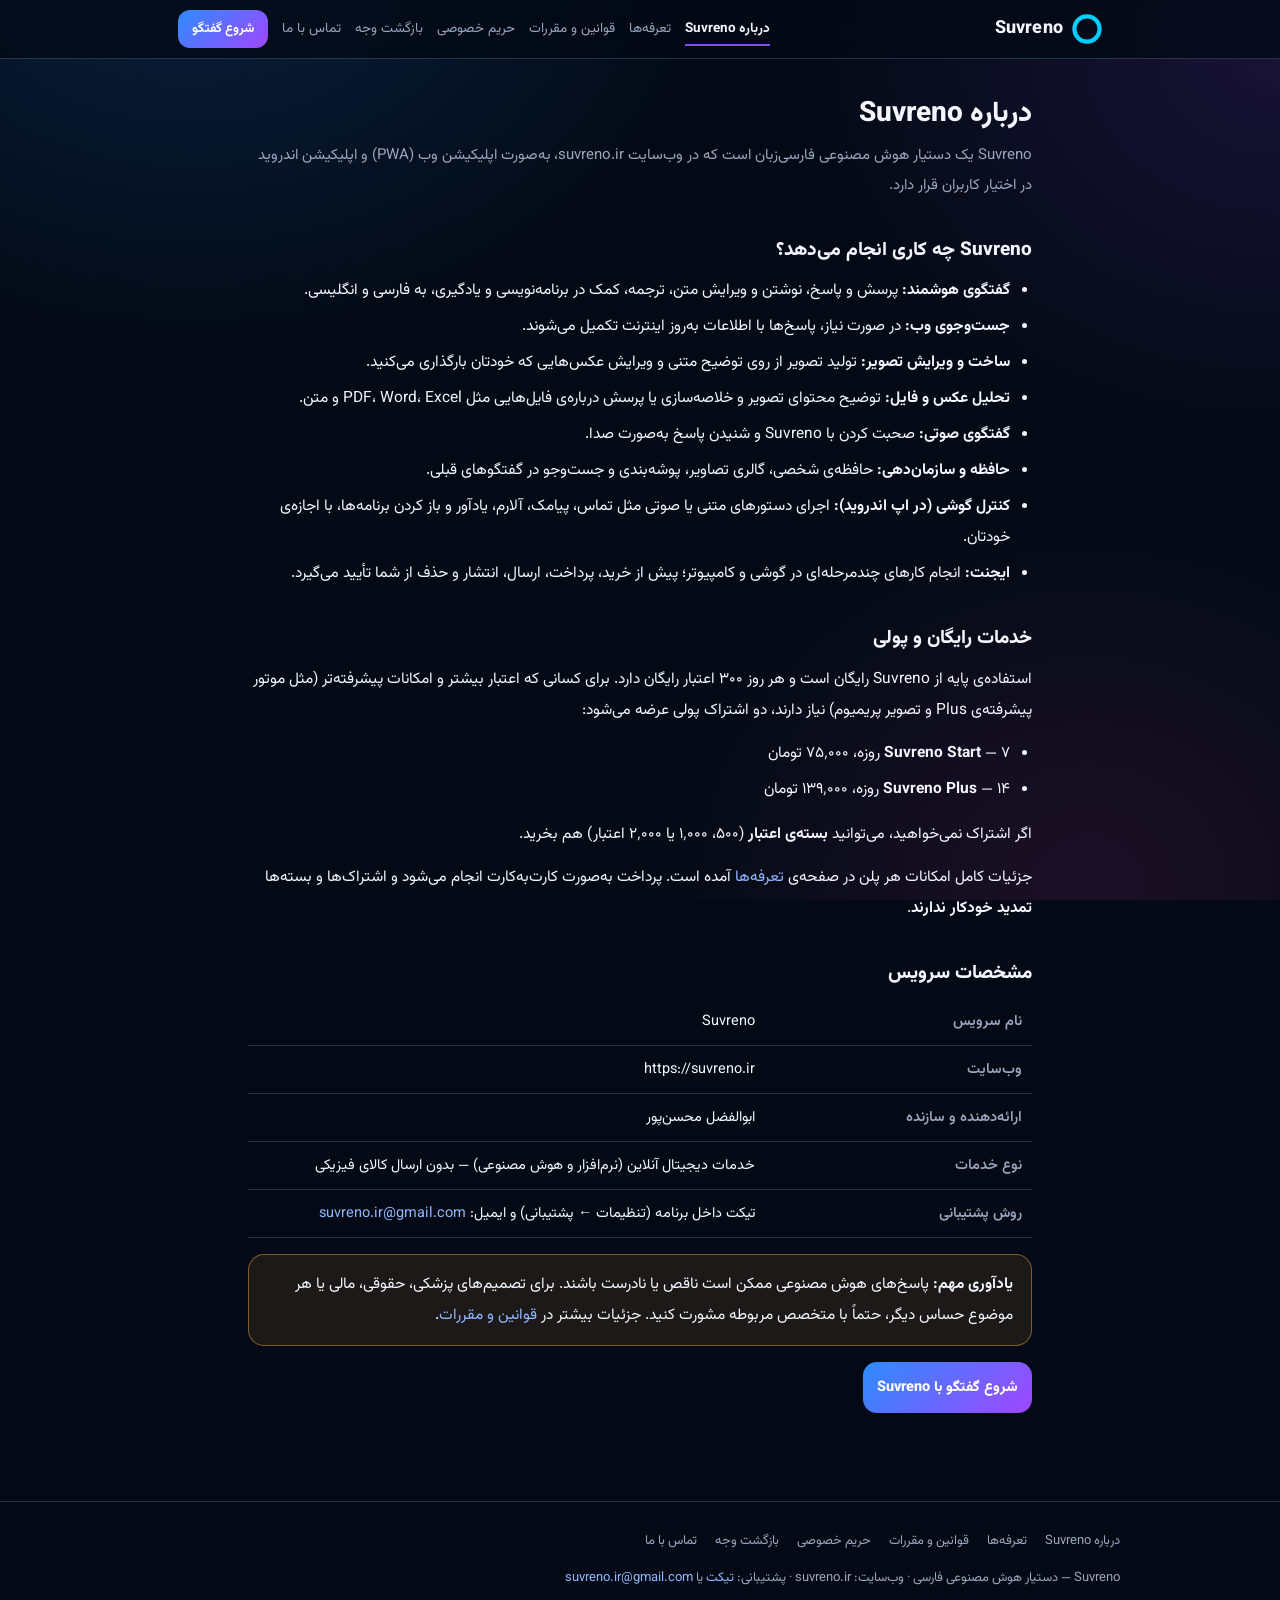
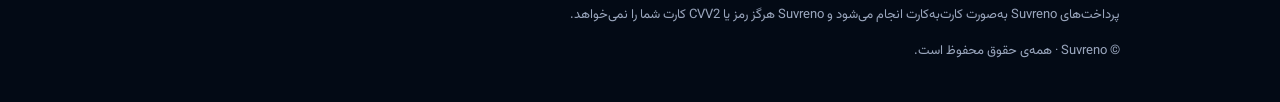
<file: about.html>
<!DOCTYPE html>
<html lang="fa" dir="rtl">
<head>
<meta charset="UTF-8">
<meta name="viewport" content="width=device-width,initial-scale=1">
<meta name="theme-color" content="#050b18">
<title>درباره Suvreno | Suvreno</title>
<meta name="description" content="Suvreno دستیار هوش مصنوعی فارسی: گفتگوی هوشمند، جست‌وجوی وب، ساخت و ویرایش تصویر، تحلیل فایل و گفتگوی صوتی.">
<link rel="preconnect" href="https://fonts.googleapis.com">
<link rel="preconnect" href="https://fonts.gstatic.com" crossorigin>
<link href="https://fonts.googleapis.com/css2?family=Vazirmatn:wght@400;500;600;700;800&display=swap" rel="stylesheet">
<link rel="stylesheet" href="pages.css?v=1">
<link rel="icon" href="logo.svg" type="image/svg+xml">
<script>(function(){try{var p=localStorage.getItem('AM_THEME_PREF')||'dark';var l=p==='light'||(p==='system'&&window.matchMedia&&matchMedia('(prefers-color-scheme: light)').matches);if(l)document.documentElement.setAttribute('data-theme','light');}catch(e){}})();</script>
<script>(function(){try{var n=window.SuvrenoNative;if(n&&typeof n.isMyket==="function"&&n.isMyket()===true)document.documentElement.classList.add("is-myket");}catch(e){}})();</script>
<style>.only-myket{display:none}.is-myket .only-myket{display:revert}.is-myket .no-myket{display:none}</style>
</head>
<body>
<header class="site-head">
  <div class="site-head-in">
    <a class="brand" href="index.html" aria-label="Suvreno — صفحه‌ی اصلی"><svg viewBox="0 0 100 100" aria-hidden="true"><defs><linearGradient id="lg" x1="0" y1="0" x2="100" y2="100"><stop offset="0" stop-color="#00cfff"/><stop offset=".5" stop-color="#7b4dff"/><stop offset="1" stop-color="#ff4be4"/></linearGradient></defs><circle cx="50" cy="50" r="42" fill="none" stroke="url(#lg)" stroke-width="14"/></svg><span>Suvreno</span></a>
    <nav class="site-nav" aria-label="منوی اصلی"><a href="about.html" aria-current="page">درباره Suvreno</a><a href="pricing.html">تعرفه‌ها</a><a href="terms.html">قوانین و مقررات</a><a href="privacy.html">حریم خصوصی</a><a href="refund.html">بازگشت وجه</a><a href="contact.html">تماس با ما</a></nav>
    <a class="head-cta" href="index.html">شروع گفتگو</a>
  </div>
</header>
<main class="wrap">

<h1>درباره Suvreno</h1>
<p class="lead">Suvreno یک دستیار هوش مصنوعی فارسی‌زبان است که در وب‌سایت <span class="ltr">suvreno.ir</span>، به‌صورت اپلیکیشن وب (PWA) و اپلیکیشن اندروید در اختیار کاربران قرار دارد.</p>

<h2>Suvreno چه کاری انجام می‌دهد؟</h2>
<ul>
  <li><b>گفتگوی هوشمند:</b> پرسش و پاسخ، نوشتن و ویرایش متن، ترجمه، کمک در برنامه‌نویسی و یادگیری، به فارسی و انگلیسی.</li>
  <li><b>جست‌وجوی وب:</b> در صورت نیاز، پاسخ‌ها با اطلاعات به‌روز اینترنت تکمیل می‌شوند.</li>
  <li><b>ساخت و ویرایش تصویر:</b> تولید تصویر از روی توضیح متنی و ویرایش عکس‌هایی که خودتان بارگذاری می‌کنید.</li>
  <li><b>تحلیل عکس و فایل:</b> توضیح محتوای تصویر و خلاصه‌سازی یا پرسش درباره‌ی فایل‌هایی مثل PDF، Word، Excel و متن.</li>
  <li><b>گفتگوی صوتی:</b> صحبت کردن با Suvreno و شنیدن پاسخ به‌صورت صدا.</li>
  <li><b>حافظه و سازمان‌دهی:</b> حافظه‌ی شخصی، گالری تصاویر، پوشه‌بندی و جست‌وجو در گفتگوهای قبلی.</li>
  <li><b>کنترل گوشی (در اپ اندروید):</b> اجرای دستورهای متنی یا صوتی مثل تماس، پیامک، آلارم، یادآور و باز کردن برنامه‌ها، با اجازه‌ی خودتان.</li>
  <li><b>ایجنت:</b> انجام کارهای چندمرحله‌ای در گوشی و کامپیوتر؛ پیش از خرید، پرداخت، ارسال، انتشار و حذف از شما تأیید می‌گیرد.</li>
</ul>

<h2>خدمات رایگان و پولی</h2>
<p>استفاده‌ی پایه از Suvreno رایگان است و هر روز ۳۰۰ اعتبار رایگان دارد. برای کسانی که اعتبار بیشتر و امکانات پیشرفته‌تر (مثل موتور پیشرفته‌ی Plus و تصویر پریمیوم) نیاز دارند، دو اشتراک پولی عرضه می‌شود:</p>
<ul>
  <li><b>Suvreno Start</b> — ۷ روزه، ۷۵٬۰۰۰ تومان</li>
  <li><b>Suvreno Plus</b> — ۱۴ روزه، ۱۳۹٬۰۰۰ تومان</li>
</ul>
<p>اگر اشتراک نمی‌خواهید، می‌توانید <b>بسته‌ی اعتبار</b> (۵۰۰، ۱٬۰۰۰ یا ۲٬۰۰۰ اعتبار) هم بخرید.</p>
<p>جزئیات کامل امکانات هر پلن در صفحه‌ی <a href="pricing.html">تعرفه‌ها</a> آمده است. <span class="no-myket">پرداخت به‌صورت کارت‌به‌کارت انجام می‌شود و </span><span class="only-myket">پرداخت از طریق درگاه درون‌برنامه‌ای مایکت انجام می‌شود و </span>اشتراک‌ها و بسته‌ها <b>تمدید خودکار ندارند</b>.</p>

<h2>مشخصات سرویس</h2>
<table class="facts">
  <tr><th>نام سرویس</th><td>Suvreno</td></tr>
  <tr><th>وب‌سایت</th><td><span class="ltr">https://suvreno.ir</span></td></tr>
  <tr><th>ارائه‌دهنده و سازنده</th><td>ابوالفضل محسن‌پور</td></tr>
  <tr><th>نوع خدمات</th><td>خدمات دیجیتال آنلاین (نرم‌افزار و هوش مصنوعی) — بدون ارسال کالای فیزیکی</td></tr>
  <tr><th>روش پشتیبانی</th><td>تیکت داخل برنامه (تنظیمات ← پشتیبانی) و ایمیل: <a class="ltr" href="mailto:suvreno.ir@gmail.com">suvreno.ir@gmail.com</a></td></tr>
</table>

<div class="box warn">
  <p><b>یادآوری مهم:</b> پاسخ‌های هوش مصنوعی ممکن است ناقص یا نادرست باشند. برای تصمیم‌های پزشکی، حقوقی، مالی یا هر موضوع حساس دیگر، حتماً با متخصص مربوطه مشورت کنید. جزئیات بیشتر در <a href="terms.html">قوانین و مقررات</a>.</p>
</div>

<p><a class="btn" href="index.html" style="display:inline-block">شروع گفتگو با Suvreno</a></p>

</main>
<footer class="site-foot">
  <div class="site-foot-in">
    <div class="foot-links"><a href="about.html">درباره Suvreno</a><a href="pricing.html">تعرفه‌ها</a><a href="terms.html">قوانین و مقررات</a><a href="privacy.html">حریم خصوصی</a><a href="refund.html">بازگشت وجه</a><a href="contact.html">تماس با ما</a></div>
    <div class="foot-note">Suvreno — دستیار هوش مصنوعی فارسی · وب‌سایت: <span class="ltr">suvreno.ir</span> · پشتیبانی: <a href="index.html?support=1">تیکت</a> یا <a class="ltr" href="mailto:suvreno.ir@gmail.com">suvreno.ir@gmail.com</a></div>
    <div class="foot-note no-myket">پرداخت‌های Suvreno به‌صورت کارت‌به‌کارت انجام می‌شود و Suvreno هرگز رمز یا CVV2 کارت شما را نمی‌خواهد.</div>
    <div class="foot-note only-myket">در این نسخه‌ی برنامه، پرداخت از طریق درگاه درون‌برنامه‌ای مایکت انجام می‌شود و Suvreno هرگز رمز یا CVV2 کارت شما را نمی‌خواهد.</div>
    <!-- اگر نماد اعتماد الکترونیکی (اینماد) یا ساماندهی دارید، کد آن را همین‌جا قرار دهید. -->
    <div class="foot-note">© Suvreno · همه‌ی حقوق محفوظ است.</div>
  </div>
</footer>
</body>
</html>
</file>
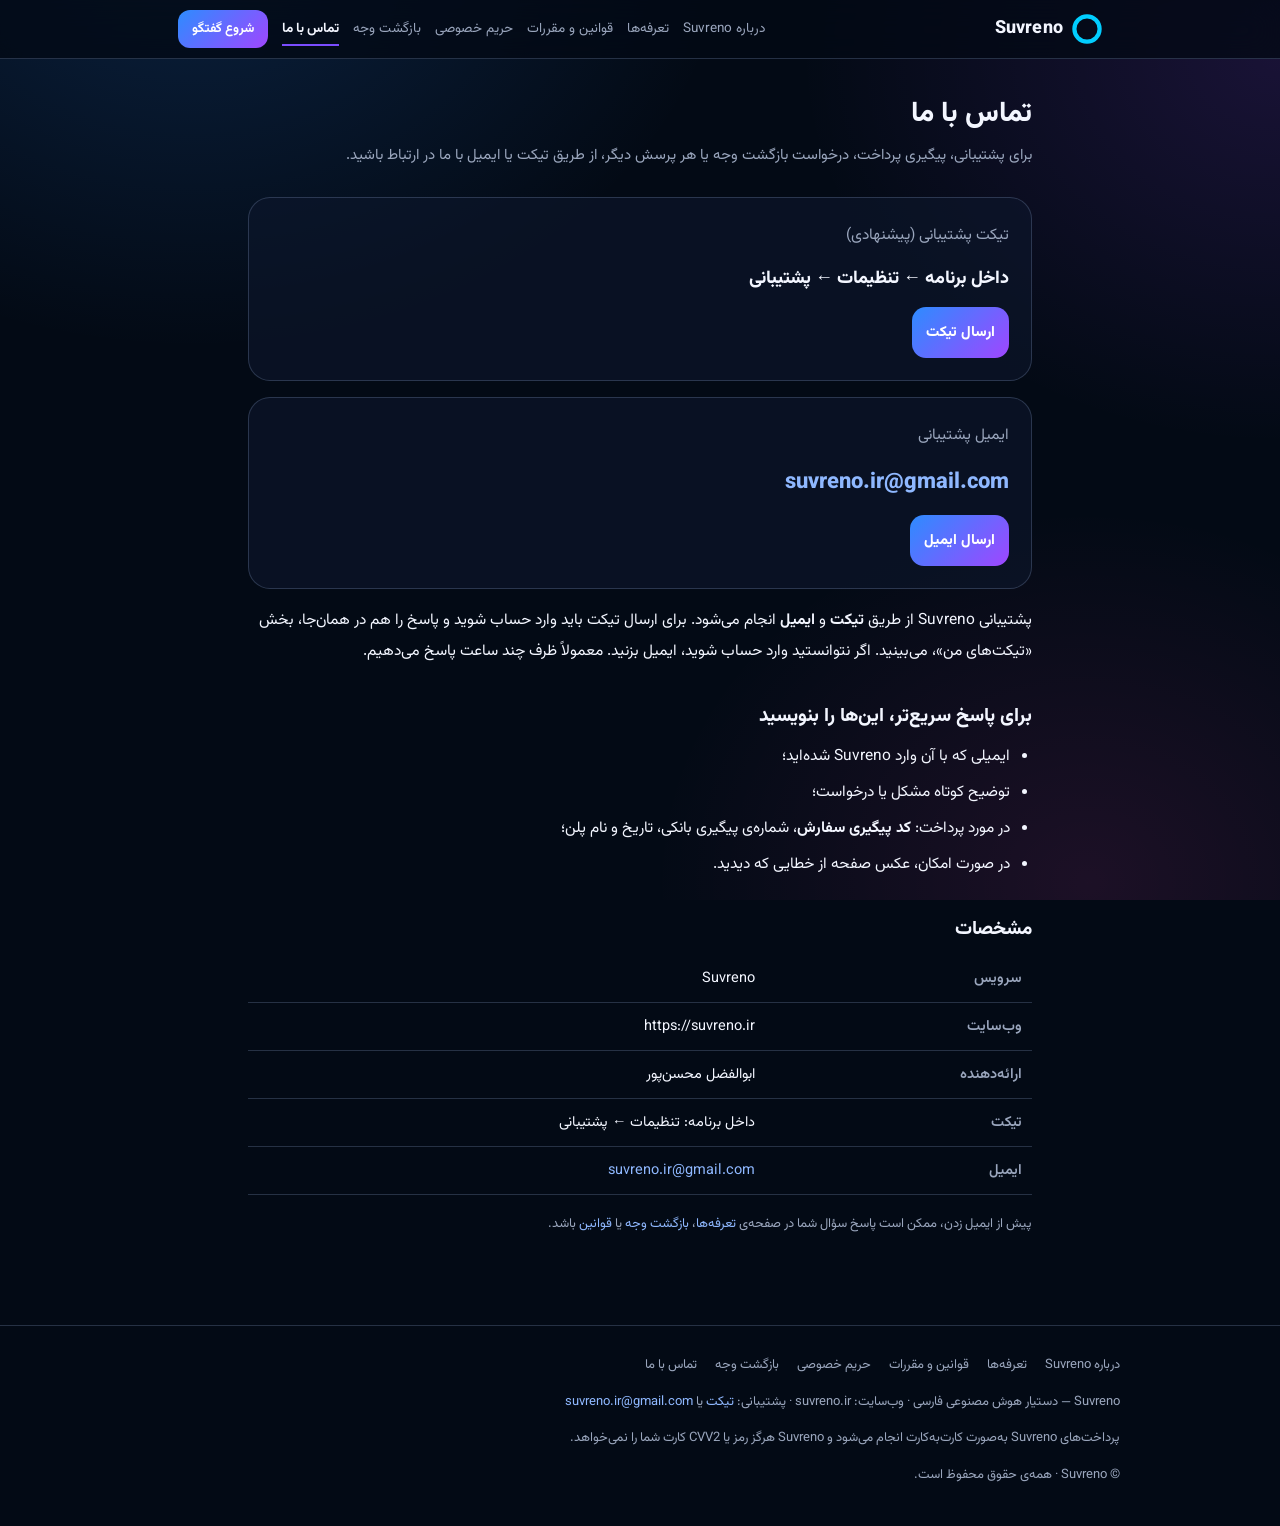
<file: contact.html>
<!DOCTYPE html>
<html lang="fa" dir="rtl">
<head>
<meta charset="UTF-8">
<meta name="viewport" content="width=device-width,initial-scale=1">
<meta name="theme-color" content="#050b18">
<title>تماس با ما | Suvreno</title>
<meta name="description" content="راه ارتباط با پشتیبانی Suvreno از طریق تیکت داخل برنامه یا ایمیل برای سؤال، پیگیری پرداخت و درخواست بازگشت وجه.">
<link rel="preconnect" href="https://fonts.googleapis.com">
<link rel="preconnect" href="https://fonts.gstatic.com" crossorigin>
<link href="https://fonts.googleapis.com/css2?family=Vazirmatn:wght@400;500;600;700;800&display=swap" rel="stylesheet">
<link rel="stylesheet" href="pages.css?v=1">
<link rel="icon" href="logo.svg" type="image/svg+xml">
<script>(function(){try{var p=localStorage.getItem('AM_THEME_PREF')||'dark';var l=p==='light'||(p==='system'&&window.matchMedia&&matchMedia('(prefers-color-scheme: light)').matches);if(l)document.documentElement.setAttribute('data-theme','light');}catch(e){}})();</script>
<script>(function(){try{var n=window.SuvrenoNative;if(n&&typeof n.isMyket==="function"&&n.isMyket()===true)document.documentElement.classList.add("is-myket");}catch(e){}})();</script>
<style>.only-myket{display:none}.is-myket .only-myket{display:revert}.is-myket .no-myket{display:none}</style>
</head>
<body>
<header class="site-head">
  <div class="site-head-in">
    <a class="brand" href="index.html" aria-label="Suvreno — صفحه‌ی اصلی"><svg viewBox="0 0 100 100" aria-hidden="true"><defs><linearGradient id="lg" x1="0" y1="0" x2="100" y2="100"><stop offset="0" stop-color="#00cfff"/><stop offset=".5" stop-color="#7b4dff"/><stop offset="1" stop-color="#ff4be4"/></linearGradient></defs><circle cx="50" cy="50" r="42" fill="none" stroke="url(#lg)" stroke-width="14"/></svg><span>Suvreno</span></a>
    <nav class="site-nav" aria-label="منوی اصلی"><a href="about.html">درباره Suvreno</a><a href="pricing.html">تعرفه‌ها</a><a href="terms.html">قوانین و مقررات</a><a href="privacy.html">حریم خصوصی</a><a href="refund.html">بازگشت وجه</a><a href="contact.html" aria-current="page">تماس با ما</a></nav>
    <a class="head-cta" href="index.html">شروع گفتگو</a>
  </div>
</header>
<main class="wrap">

<h1>تماس با ما</h1>
<p class="lead">برای پشتیبانی، پیگیری پرداخت، درخواست بازگشت وجه یا هر پرسش دیگر، از طریق تیکت یا ایمیل با ما در ارتباط باشید.</p>

<div class="mail-card">
  <span class="muted">تیکت پشتیبانی (پیشنهادی)</span>
  <span class="addr" style="direction:rtl;font-size:18px">داخل برنامه ← تنظیمات ← پشتیبانی</span>
  <a class="btn" style="display:inline-block" href="index.html?support=1">ارسال تیکت</a>
</div>

<div class="mail-card">
  <span class="muted">ایمیل پشتیبانی</span>
  <a class="addr" href="mailto:suvreno.ir@gmail.com">suvreno.ir@gmail.com</a>
  <a class="btn" style="display:inline-block" href="mailto:suvreno.ir@gmail.com?subject=%D9%BE%D8%B4%D8%AA%DB%8C%D8%A8%D8%A7%D9%86%DB%8C%20Suvreno">ارسال ایمیل</a>
</div>

<p>پشتیبانی Suvreno از طریق <b>تیکت</b> و <b>ایمیل</b> انجام می‌شود. برای ارسال تیکت باید وارد حساب شوید و پاسخ را هم در همان‌جا، بخش «تیکت‌های من»، می‌بینید. اگر نتوانستید وارد حساب شوید، ایمیل بزنید. معمولاً ظرف چند ساعت پاسخ می‌دهیم.</p>

<h2>برای پاسخ سریع‌تر، این‌ها را بنویسید</h2>
<ul>
  <li>ایمیلی که با آن وارد Suvreno شده‌اید؛</li>
  <li>توضیح کوتاه مشکل یا درخواست؛</li>
  <li class="no-myket">در مورد پرداخت: <b>کد پیگیری سفارش</b>، شماره‌ی پیگیری بانکی، تاریخ و نام پلن؛</li>
  <li class="only-myket">در مورد پرداخت: نام پلن یا بسته و تاریخ و ساعت خرید؛</li>
  <li>در صورت امکان، عکس صفحه از خطایی که دیدید.</li>
</ul>

<h2>مشخصات</h2>
<table class="facts">
  <tr><th>سرویس</th><td>Suvreno</td></tr>
  <tr><th>وب‌سایت</th><td><span class="ltr">https://suvreno.ir</span></td></tr>
  <tr><th>ارائه‌دهنده</th><td>ابوالفضل محسن‌پور</td></tr>
  <tr><th>تیکت</th><td>داخل برنامه: تنظیمات ← پشتیبانی</td></tr>
  <tr><th>ایمیل</th><td><a class="ltr" href="mailto:suvreno.ir@gmail.com">suvreno.ir@gmail.com</a></td></tr>
</table>

<p class="small muted">پیش از ایمیل زدن، ممکن است پاسخ سؤال شما در صفحه‌ی <a href="pricing.html">تعرفه‌ها</a>، <a href="refund.html">بازگشت وجه</a> یا <a href="terms.html">قوانین</a> باشد.</p>

</main>
<footer class="site-foot">
  <div class="site-foot-in">
    <div class="foot-links"><a href="about.html">درباره Suvreno</a><a href="pricing.html">تعرفه‌ها</a><a href="terms.html">قوانین و مقررات</a><a href="privacy.html">حریم خصوصی</a><a href="refund.html">بازگشت وجه</a><a href="contact.html">تماس با ما</a></div>
    <div class="foot-note">Suvreno — دستیار هوش مصنوعی فارسی · وب‌سایت: <span class="ltr">suvreno.ir</span> · پشتیبانی: <a href="index.html?support=1">تیکت</a> یا <a class="ltr" href="mailto:suvreno.ir@gmail.com">suvreno.ir@gmail.com</a></div>
    <div class="foot-note no-myket">پرداخت‌های Suvreno به‌صورت کارت‌به‌کارت انجام می‌شود و Suvreno هرگز رمز یا CVV2 کارت شما را نمی‌خواهد.</div>
    <div class="foot-note only-myket">در این نسخه‌ی برنامه، پرداخت از طریق درگاه درون‌برنامه‌ای مایکت انجام می‌شود و Suvreno هرگز رمز یا CVV2 کارت شما را نمی‌خواهد.</div>
    <!-- اگر نماد اعتماد الکترونیکی (اینماد) یا ساماندهی دارید، کد آن را همین‌جا قرار دهید. -->
    <div class="foot-note">© Suvreno · همه‌ی حقوق محفوظ است.</div>
  </div>
</footer>
</body>
</html>
</file>
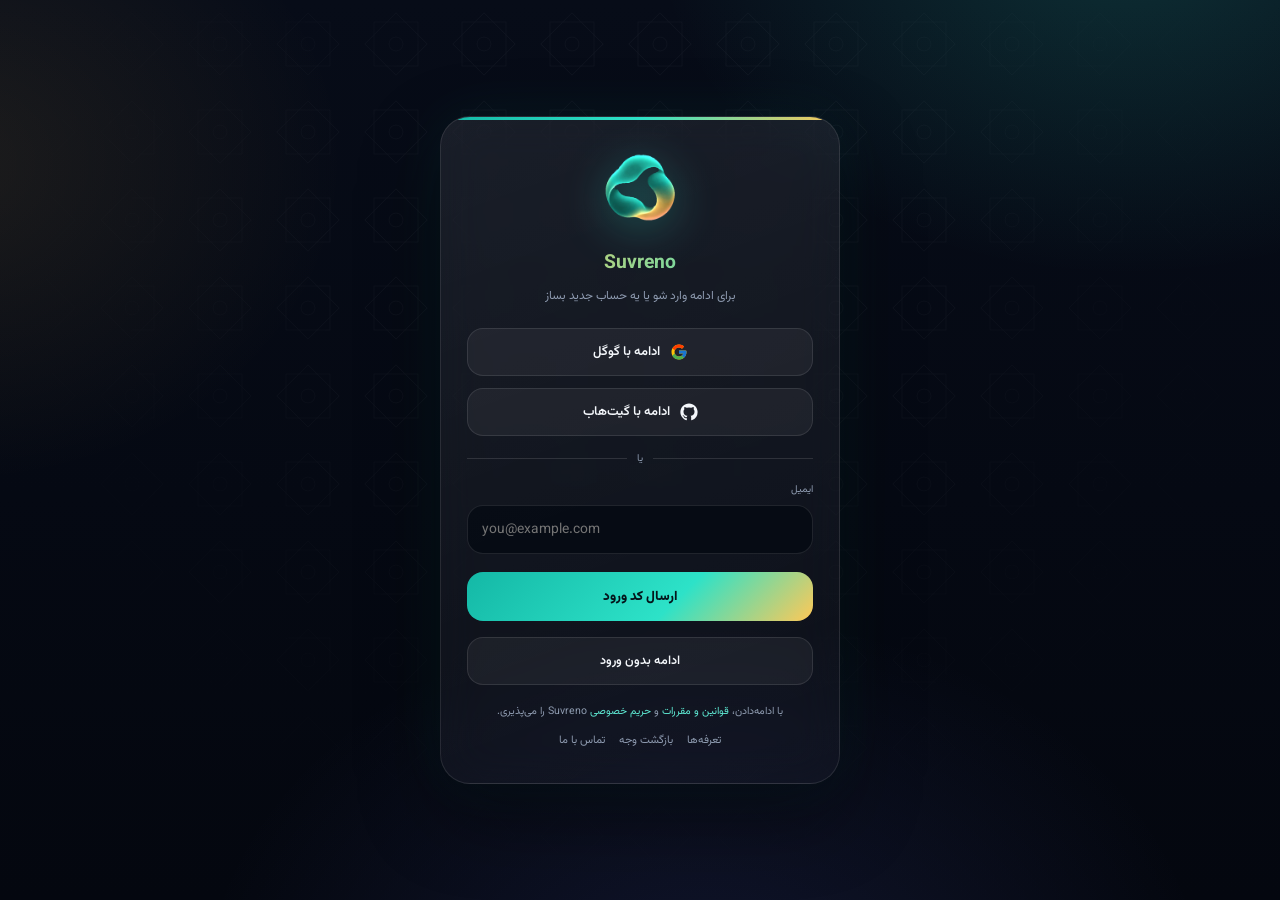
<file: login.html>
<!DOCTYPE html>
<html lang="fa" dir="rtl">
<head>
  <meta charset="UTF-8">
  <meta name="viewport" content="width=device-width,initial-scale=1,maximum-scale=1,user-scalable=no">
  <meta name="theme-color" content="#050b18">
  <title>ورود به Suvreno</title>

  <script>try{if(/SuvrenoApp/i.test(navigator.userAgent))document.documentElement.classList.add("in-app")}catch(e){}</script>
  <script>try{var c=localStorage.getItem("SUV_COLOR");if(c&&/^[a-z0-9-]{2,20}$/.test(c))document.documentElement.setAttribute("data-color",c)}catch(e){}</script>
  <link rel="preload" href="Vazirmatn.woff2" as="font" type="font/woff2" crossorigin>
  <script>
  /* مقیاس متن: پیش‌فرض کمی کوچک‌تر از قبل؛ اگه سیستم/مرورگر متن رو بزرگ‌نمایی کرده باشه جبران می‌شه */
  (function(){var d=document.documentElement,S={s:.82,m:.92,l:1.02};
  function ap(){var k="m";try{k=localStorage.getItem("SUV_FS")||"m"}catch(e){}
  var f=(S[k]||S.m)*(window.__suvComp||1);d.style.setProperty("--fs",f.toFixed(3));}
  window.__suvApplyFs=ap;ap();
  document.addEventListener("DOMContentLoaded",function(){try{
    var cv=document.createElement("canvas").getContext("2d");cv.font="100px monospace";var w=cv.measureText("mmmmmmmmmm").width;
    var sp=document.createElement("span");sp.style.cssText="position:absolute;visibility:hidden;white-space:nowrap;left:-9999px;top:0;font:100px monospace";sp.textContent="mmmmmmmmmm";document.body.appendChild(sp);
    var r=sp.getBoundingClientRect().width/w;sp.parentNode.removeChild(sp);
    if(r>1.06&&r<2.2){window.__suvComp=Math.max(.7,1/r);ap();}
  }catch(e){}});})();
  </script>

  <link rel="stylesheet" href="style.css?v=12">
  <link rel="stylesheet" href="theme.css?v=6">
  <link rel="icon" id="favIcon" href="logo.svg" type="image/svg+xml">
  <script src="net.js?v=1"></script>
<script src="logo-data.js?v=5"></script>
  <style>
    .ref-overlay{display:none;position:fixed;inset:0;z-index:9999;align-items:center;justify-content:center;padding:16px;background:rgba(5,11,24,.88);overflow-y:auto}
    .ref-overlay.show{display:flex}
    .ref-overlay .auth-card{margin:0 auto}
    #refCodeInput{text-align:center;letter-spacing:3px;font-weight:700;text-transform:uppercase}
    /* «ورود با Suvreno» — فهرستِ حساب‌های این دستگاه */
    .auth-suv-btn{display:flex;align-items:center;justify-content:center;gap:10px;width:100%;margin-bottom:10px;cursor:pointer;font:inherit;padding:13px 16px;border:1px solid var(--sv-turq,#2de2c8);border-radius:16px;background:linear-gradient(135deg,rgba(var(--ac1-rgb,45,226,200),.16),rgba(var(--ac2-rgb,255,200,87),.10));color:var(--text,#f4f7fb);font-weight:700}
    .auth-suv-btn:active{transform:scale(.99)}
    .auth-suv-btn-logo{width:20px;height:20px;flex:none;object-fit:contain;border-radius:50%}
    .acc-overlay{display:none;position:fixed;inset:0;z-index:9998;align-items:center;justify-content:center;padding:16px;background:rgba(5,11,24,.88);overflow-y:auto}
    .acc-overlay.show{display:flex}
    .acc-overlay .auth-card{margin:0 auto;width:100%;max-width:420px}
    .acc-list{display:flex;flex-direction:column;gap:8px;margin:14px 0 6px}
    .acc-row{display:flex;align-items:stretch;gap:6px}
    .acc-main{flex:1;min-width:0;display:flex;align-items:center;gap:10px;padding:10px 12px;border:1px solid var(--sv-line,rgba(255,255,255,.12));border-radius:14px;background:var(--sv-glass,rgba(255,255,255,.05));color:var(--text,#f4f7fb);cursor:pointer;font:inherit;text-align:start}
    .acc-main:active{transform:scale(.99)}
    .acc-av{flex:none;width:36px;height:36px;border-radius:50%;display:flex;align-items:center;justify-content:center;font-weight:800;background:linear-gradient(135deg,var(--sv-turq,#2de2c8),var(--sv-gold,#ffc857));color:var(--sv-on-accent,#04141a)}
    .acc-mail{flex:1;min-width:0;overflow:hidden;text-overflow:ellipsis;white-space:nowrap;font-size:.95em;text-align:left}
    .acc-m{flex:none;display:flex;align-items:center;opacity:.9}
    .acc-del{flex:none;width:44px;border:1px solid var(--sv-line,rgba(255,255,255,.12));border-radius:14px;background:var(--sv-glass,rgba(255,255,255,.05));color:var(--muted,#8e9bb0);font-size:22px;line-height:1;cursor:pointer;font-family:inherit}
    .acc-del:hover,.acc-del:active{color:#ff7a6b;border-color:#ff7a6b}
    [data-theme="light"] .auth-suv-btn{color:#1b2a2f}
    [data-theme="light"] .acc-main{color:#1b2a2f;background:#fff}
  </style>
</head>

<body>

<div class="auth-page">
  <div class="auth-card">
    <img id="authLogo" class="auth-logo am-logo-img" alt="Suvreno"
      src="data:image/svg+xml,%3Csvg xmlns='http://www.w3.org/2000/svg' viewBox='0 0 100 100'%3E%3Cdefs%3E%3ClinearGradient id='g' x1='0' y1='0' x2='100' y2='100'%3E%3Cstop offset='0' stop-color='%2300cfff'/%3E%3Cstop offset='0.5' stop-color='%237b4dff'/%3E%3Cstop offset='1' stop-color='%23ff4be4'/%3E%3C/linearGradient%3E%3C/defs%3E%3Ccircle cx='50' cy='50' r='42' fill='none' stroke='url(%23g)' stroke-width='14'/%3E%3C/svg%3E">

    <h1 class="auth-title">Suvreno</h1>
    <p class="auth-subtitle">برای ادامه وارد شو یا یه حساب جدید بساز</p>

    <div class="auth-error" id="authError"></div>

    <button class="auth-suv-btn" id="suvAccBtn" type="button" style="display:none">
      <img class="auth-suv-btn-logo am-logo-img" alt="" aria-hidden="true"
        src="data:image/svg+xml,%3Csvg xmlns='http://www.w3.org/2000/svg' viewBox='0 0 100 100'%3E%3Cdefs%3E%3ClinearGradient id='gsv' x1='0' y1='0' x2='100' y2='100'%3E%3Cstop offset='0' stop-color='%2300cfff'/%3E%3Cstop offset='0.5' stop-color='%237b4dff'/%3E%3Cstop offset='1' stop-color='%23ff4be4'/%3E%3C/linearGradient%3E%3C/defs%3E%3Ccircle cx='50' cy='50' r='42' fill='none' stroke='url(%23gsv)' stroke-width='14'/%3E%3C/svg%3E">
      ورود با Suvreno
    </button>

    <button class="auth-google-btn" id="googleBtn" type="button">
      <svg class="auth-google-icon" viewBox="0 0 48 48">
        <path fill="#FFC107" d="M43.6 20.5H42V20H24v8h11.3c-1.6 4.6-6 8-11.3 8-6.6 0-12-5.4-12-12s5.4-12 12-12c3.1 0 5.9 1.2 8 3.1l5.7-5.7C34.6 6.1 29.6 4 24 4 12.9 4 4 12.9 4 24s8.9 20 20 20 20-8.9 20-20c0-1.2-.1-2.4-.4-3.5z"/>
        <path fill="#FF3D00" d="M6.3 14.7l6.6 4.8C14.6 15.4 18.9 12 24 12c3.1 0 5.9 1.2 8 3.1l5.7-5.7C34.6 6.1 29.6 4 24 4 16 4 9 8.6 6.3 14.7z"/>
        <path fill="#4CAF50" d="M24 44c5.5 0 10.4-2.1 14.1-5.5l-6.5-5.5C29.6 34.7 26.9 36 24 36c-5.3 0-9.7-3.4-11.3-8l-6.6 5.1C9 39.4 16 44 24 44z"/>
        <path fill="#1976D2" d="M43.6 20.5H42V20H24v8h11.3c-.8 2.3-2.2 4.2-4.1 5.6l6.5 5.5C41.4 36 44 30.6 44 24c0-1.2-.1-2.4-.4-3.5z"/>
      </svg>
      ادامه با گوگل
    </button>

    <button class="auth-google-btn" id="githubBtn" type="button">
      <svg class="auth-google-icon" viewBox="0 0 24 24" fill="currentColor"><path d="M12 .5C5.65.5.5 5.65.5 12c0 5.08 3.29 9.39 7.86 10.91.58.1.79-.25.79-.56v-2c-3.2.7-3.88-1.54-3.88-1.54-.52-1.33-1.28-1.69-1.28-1.69-1.04-.71.08-.7.08-.7 1.15.08 1.76 1.18 1.76 1.18 1.03 1.76 2.69 1.25 3.35.96.1-.74.4-1.25.73-1.54-2.55-.29-5.24-1.28-5.24-5.68 0-1.25.45-2.28 1.18-3.08-.12-.29-.51-1.46.11-3.04 0 0 .97-.31 3.17 1.18a11 11 0 0 1 5.77 0c2.2-1.49 3.17-1.18 3.17-1.18.63 1.58.23 2.75.11 3.04.74.8 1.18 1.83 1.18 3.08 0 4.41-2.69 5.38-5.25 5.67.41.36.78 1.06.78 2.14v3.17c0 .31.21.67.8.56A11.51 11.51 0 0 0 23.5 12C23.5 5.65 18.35.5 12 .5z"/></svg>
      ادامه با گیت‌هاب
    </button>

    <div class="auth-divider">یا</div>

    <!-- ورود/ثبت‌نام فقط با کد یک‌بارمصرفِ ایمیل — بدون رمز عبور.
         همون فرم هم برای کاربر تازه (ثبت‌نام خودکار) و هم کاربر
         قبلی (ورود) کار می‌کنه؛ تفاوتی توی UI لازم نیست. -->
    <form id="authForm">
      <div class="auth-field">
        <label for="emailInput">ایمیل</label>
        <input type="email" id="emailInput" placeholder="you@example.com" autocomplete="username" required>
      </div>
      <button class="auth-submit-btn" id="sendCodeBtn" type="submit">ارسال کد ورود</button>
    </form>

    <button class="auth-guest-btn" id="guestBtn" type="button">ادامه بدون ورود</button>

    <p class="auth-footer-note">با ادامه‌دادن، <a href="terms.html">قوانین و مقررات</a> و <a href="privacy.html">حریم خصوصی</a> Suvreno را می‌پذیری.</p>
    <nav class="legal-links auth-legal" aria-label="اطلاعات"><a href="pricing.html">تعرفه‌ها</a><a href="refund.html">بازگشت وجه</a><a href="contact.html">تماس با ما</a></nav>
  </div>

  <div class="auth-card" id="codeStepCard" style="display:none">
    <img class="auth-logo am-logo-img" alt="Suvreno"
      src="data:image/svg+xml,%3Csvg xmlns='http://www.w3.org/2000/svg' viewBox='0 0 100 100'%3E%3Cdefs%3E%3ClinearGradient id='g2' x1='0' y1='0' x2='100' y2='100'%3E%3Cstop offset='0' stop-color='%2300cfff'/%3E%3Cstop offset='0.5' stop-color='%237b4dff'/%3E%3Cstop offset='1' stop-color='%23ff4be4'/%3E%3C/linearGradient%3E%3C/defs%3E%3Ccircle cx='50' cy='50' r='42' fill='none' stroke='url(%23g2)' stroke-width='14'/%3E%3C/svg%3E">
    <h1 class="auth-title">کد رو وارد کن</h1>
    <p class="auth-subtitle" id="codeStepEmailNote">یه کد ۶رقمی به ایمیلت فرستاده شد.</p>

    <div class="auth-error" id="codeStepError"></div>

    <div class="auth-field">
      <label for="loginCodeInput">کد ۶رقمی</label>
      <input type="text" id="loginCodeInput" placeholder="------" maxlength="6" inputmode="numeric" autocomplete="one-time-code">
    </div>

    <button class="auth-submit-btn" id="codeSubmitBtn" type="button">ورود به Suvreno</button>
    <button class="auth-guest-btn" id="resendCodeBtn" type="button">ارسال دوباره‌ی کد</button>
    <button class="auth-guest-btn" id="backToLoginBtn" type="button">بازگشت</button>
  </div>
</div>

<!-- مودال «ورود با Suvreno»: حساب‌هایی که قبلاً روی همین دستگاه واردشان شده‌ای (فقط ایمیل و روش؛ بدون توکن) — منطقش توی login.js -->
<div class="acc-overlay" id="accOverlay">
  <div class="auth-card" id="accCard">
    <h1 class="auth-title">ورود با Suvreno</h1>
    <p class="auth-subtitle">حسابی رو که قبلاً روی همین گوشی واردش شدی انتخاب کن.</p>
    <div class="acc-list" id="accList"></div>
    <button class="auth-guest-btn" id="accCloseBtn" type="button">بستن</button>
  </div>
</div>

<!-- مودال «کد معرف» (اختیاری): بعد از ورود/ثبت‌نامِ حساب تازه، قبل از رفتن به چت (منطقش توی login.js) -->
<div class="ref-overlay" id="refOverlay">
  <div class="auth-card" id="refInputCard">
    <h1 class="auth-title">🎁 کد معرف</h1>
    <p class="auth-subtitle">اگه دوستت یا کس دیگه‌ای کد معرف بهت داده، اینجا وارد کن (اختیاری).</p>
    <div class="auth-error" id="refError"></div>
    <div class="auth-field">
      <label for="refCodeInput">کد معرف</label>
      <input type="text" id="refCodeInput" placeholder="مثلاً A1B2C3D4" maxlength="16" dir="ltr" autocomplete="off" autocapitalize="characters" spellcheck="false">
    </div>
    <button class="auth-submit-btn" id="refSubmitBtn" type="button">تأیید کد</button>
    <button class="auth-guest-btn" id="refSkipBtn" type="button">کد معرف ندارم</button>
  </div>

  <div class="auth-card" id="refWrongCard" style="display:none">
    <h1 class="auth-title">❌</h1>
    <p class="auth-subtitle" id="refWrongText">کد معرف اشتباه است.</p>
    <button class="auth-submit-btn" id="refRetryBtn" type="button">تلاش دوباره</button>
    <button class="auth-guest-btn" id="refSkipBtn2" type="button">کد معرف ندارم</button>
  </div>
</div>

<script src="login.js?v=14"></script>
<script src="theme-color.js?v=4"></script>
</body>
</html>
</file>
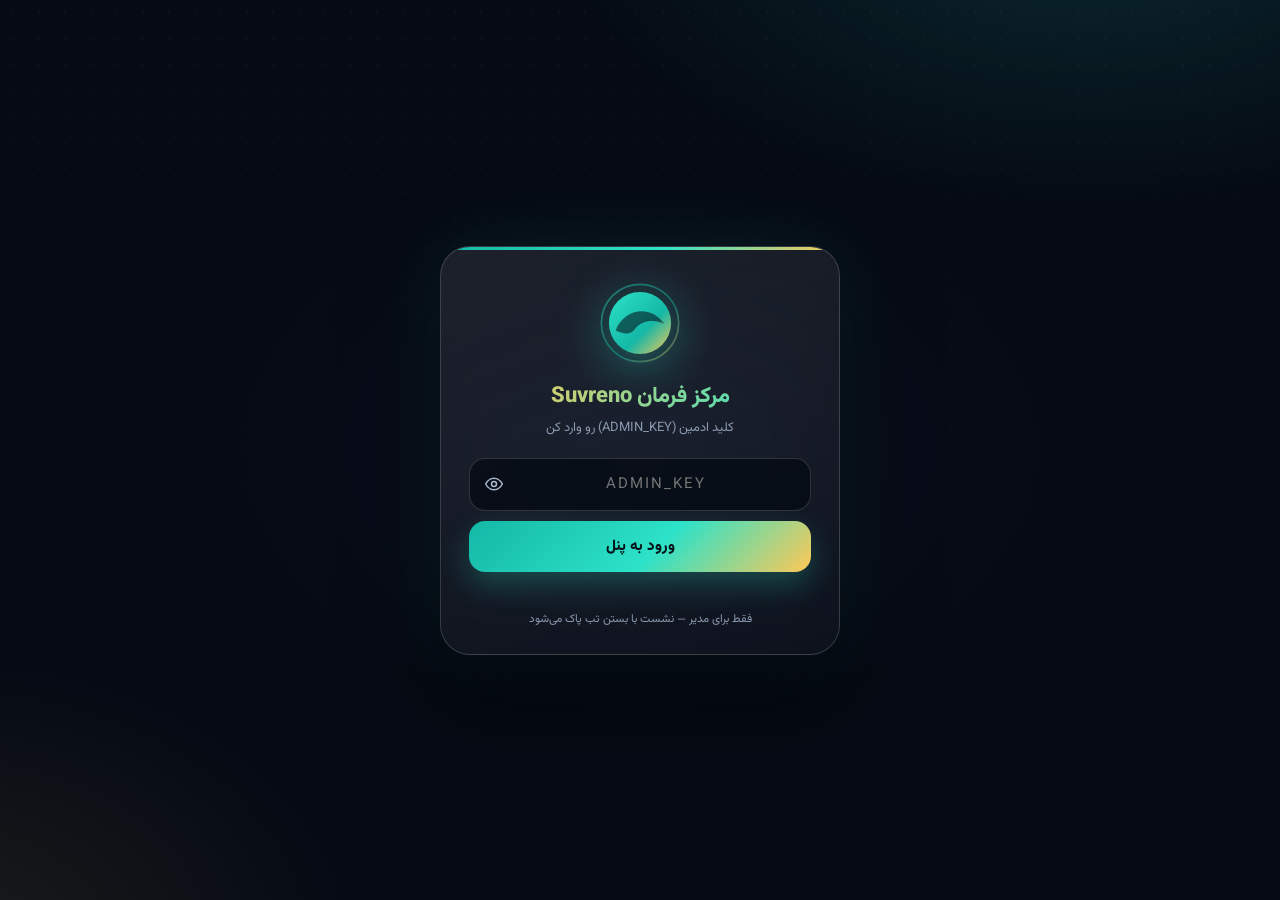
<file: panel-admin6290.html>
<!DOCTYPE html>
<html lang="fa" dir="rtl">
<head>
<meta charset="UTF-8">
<meta name="viewport" content="width=device-width,initial-scale=1">
<meta name="robots" content="noindex, nofollow">
<title>Suvreno — Admin</title>
<meta name="theme-color" content="#050a14">
<link rel="icon" id="favicon" href="data:,">
<style>
@font-face{font-family:"VazirmatnLocal";src:url("Vazirmatn.woff2") format("woff2");font-weight:100 900;font-display:swap}
:root{
  --ink:#050a14;--ink2:#0a1222;--glass:rgba(255,255,255,.045);--glass2:rgba(255,255,255,.075);
  --line:rgba(255,255,255,.09);--line2:rgba(255,255,255,.16);
  --turq:#2de2c8;--turq2:#14b8a6;--gold:#ffc857;--coral:#ff7a6b;--ind:#7c8cff;--ok:#5af0b0;--bad:#ff8a9b;
  --txt:#eef4fa;--mut:#8a9ab0;--mut2:#a9b8cc;
  --grad:linear-gradient(135deg,#14b8a6,#2de2c8 55%,#ffc857);
  --r:20px;
}
*{box-sizing:border-box;-webkit-tap-highlight-color:transparent}
html{scroll-behavior:smooth}
body{
  margin:0;min-height:100vh;color:var(--txt);font-family:"VazirmatnLocal","Vazirmatn",Tahoma,Arial,sans-serif;
  background:
    radial-gradient(900px 500px at 85% -10%,rgba(45,226,200,.14),transparent 60%),
    radial-gradient(700px 480px at -5% 105%,rgba(255,200,87,.09),transparent 60%),
    radial-gradient(600px 400px at 50% 50%,rgba(124,140,255,.05),transparent 70%),
    var(--ink);
  background-attachment:fixed;
}
body::before{content:"";position:fixed;inset:0;pointer-events:none;z-index:0;opacity:.5;
  background-image:radial-gradient(rgba(255,255,255,.07) 1px,transparent 1px);background-size:26px 26px;
  -webkit-mask-image:linear-gradient(180deg,#000,transparent 70%);mask-image:linear-gradient(180deg,#000,transparent 70%)}
button,input,select{font-family:inherit}
::selection{background:rgba(45,226,200,.3)}
::-webkit-scrollbar{width:8px;height:8px}::-webkit-scrollbar-thumb{background:rgba(255,255,255,.14);border-radius:8px}

/* ---------- ورود ---------- */
.gate{position:relative;z-index:1;min-height:100vh;display:flex;align-items:center;justify-content:center;padding:20px}
.gate-card{width:100%;max-width:400px;padding:34px 28px 26px;text-align:center;border-radius:30px;position:relative;overflow:hidden;
  background:linear-gradient(160deg,rgba(255,255,255,.09),rgba(255,255,255,.03));border:1px solid var(--line2);
  box-shadow:0 40px 90px rgba(0,0,0,.55),0 0 80px rgba(45,226,200,.1);backdrop-filter:blur(18px);-webkit-backdrop-filter:blur(18px)}
.gate-card::before{content:"";position:absolute;inset:0 0 auto 0;height:3px;background:var(--grad)}
.orb{width:84px;height:84px;margin:0 auto 14px;display:block;filter:drop-shadow(0 10px 26px rgba(45,226,200,.45));animation:float 5s ease-in-out infinite}
@keyframes float{50%{transform:translateY(-6px)}}
.gate h1{margin:0 0 4px;font-size:22px;font-weight:800;background:linear-gradient(120deg,#ffc857,#2de2c8);-webkit-background-clip:text;background-clip:text;color:transparent}
.gate .sub{margin:0;color:var(--mut);font-size:13px}
.key-wrap{position:relative;margin:20px 0 10px}
.key-wrap input{width:100%;padding:14px 16px 14px 48px;border-radius:16px;background:rgba(4,9,18,.7);border:1px solid var(--line2);color:var(--txt);font-size:15px;direction:ltr;text-align:center;letter-spacing:2px}
.key-wrap input:focus{outline:none;border-color:var(--turq);box-shadow:0 0 0 4px rgba(45,226,200,.15)}
.key-eye{position:absolute;left:6px;top:50%;transform:translateY(-50%);width:38px;height:38px;border:0;border-radius:12px;background:transparent;color:var(--mut2);cursor:pointer;display:grid;place-items:center}
.key-eye:hover{background:var(--glass2);color:var(--txt)}
#unlockBtn{width:100%;padding:14px;border:0;border-radius:16px;background:var(--grad);color:#04141a;font-weight:800;font-size:15px;cursor:pointer;transition:transform .15s,box-shadow .2s;box-shadow:0 12px 30px rgba(45,226,200,.25)}
#unlockBtn:hover{box-shadow:0 16px 38px rgba(45,226,200,.35)}#unlockBtn:active{transform:scale(.98)}
.err{color:var(--bad);font-size:12.5px;min-height:20px;margin-top:10px}
.gate-foot{margin-top:8px;color:var(--mut);font-size:11.5px}

/* ---------- قالب اصلی ---------- */
.shell{position:relative;z-index:1;display:grid;grid-template-columns:268px minmax(0,1fr);gap:0;min-height:100vh}
.rail{position:sticky;top:0;height:100vh;padding:22px 16px;display:flex;flex-direction:column;gap:18px;
  background:linear-gradient(180deg,rgba(255,255,255,.04),rgba(255,255,255,.015));border-inline-end:1px solid var(--line);backdrop-filter:blur(14px);-webkit-backdrop-filter:blur(14px)}
.brand{display:flex;align-items:center;gap:12px;padding:6px 8px}
.brand .orb{width:46px;height:46px;margin:0;animation:none;filter:drop-shadow(0 6px 14px rgba(45,226,200,.4))}
.brand b{display:block;font-size:17px;font-weight:800;background:linear-gradient(120deg,#ffc857,#2de2c8);-webkit-background-clip:text;background-clip:text;color:transparent}
.brand small{color:var(--mut);font-size:11.5px}
.main-tabs{display:flex;flex-direction:column;gap:6px}
.main-tabs button{position:relative;display:flex;align-items:center;gap:12px;width:100%;padding:12px 14px;border-radius:16px;border:1px solid transparent;
  background:transparent;color:var(--mut2);font-size:14px;font-weight:600;cursor:pointer;text-align:right;transition:background .18s,color .18s,border-color .18s}
.main-tabs button:hover{background:var(--glass);color:var(--txt)}
.main-tabs button.active{background:linear-gradient(135deg,rgba(45,226,200,.16),rgba(255,200,87,.1));border-color:rgba(45,226,200,.35);color:#fff;box-shadow:0 8px 24px rgba(45,226,200,.08)}
.main-tabs button.active::before{content:"";position:absolute;inset-inline-end:-17px;top:20%;bottom:20%;width:4px;border-radius:4px;background:var(--grad)}
.ni{width:20px;height:20px;flex:none;stroke:currentColor;fill:none;stroke-width:1.8;stroke-linecap:round;stroke-linejoin:round}
.main-tabs button.active .ni{stroke:var(--turq)}
.tab-count{margin-inline-start:auto;min-width:22px;padding:0 7px;border-radius:999px;background:var(--coral);color:#fff;font-size:11.5px;font-weight:800;line-height:22px;text-align:center;animation:pulse 1.8s infinite}
@keyframes pulse{0%{box-shadow:0 0 0 0 rgba(255,122,107,.55)}70%{box-shadow:0 0 0 9px rgba(255,122,107,0)}100%{box-shadow:0 0 0 0 rgba(255,122,107,0)}}
.rail-foot{margin-top:auto;display:flex;flex-direction:column;gap:8px}
.live-pill{display:flex;align-items:center;gap:8px;padding:10px 12px;border-radius:14px;background:var(--glass);border:1px solid var(--line);font-size:12px;color:var(--mut2)}
.live-dot{width:8px;height:8px;border-radius:50%;background:var(--ok);box-shadow:0 0 0 0 rgba(90,240,176,.6);animation:pulseg 2s infinite}
@keyframes pulseg{70%{box-shadow:0 0 0 8px rgba(90,240,176,0)}100%{box-shadow:0 0 0 0 rgba(90,240,176,0)}}
.ghost{display:flex;align-items:center;justify-content:center;gap:8px;padding:11px 14px;border-radius:14px;border:1px solid var(--line);background:var(--glass);color:var(--txt);font-size:13px;cursor:pointer;transition:background .15s,border-color .15s}
.ghost:hover{background:var(--glass2);border-color:var(--line2)}
.ghost .ni{width:17px;height:17px}
a.reset-key{cursor:pointer;color:var(--mut2)}a.reset-key:hover{color:var(--bad);border-color:rgba(255,138,155,.4)}

.main{min-width:0;padding:26px 30px 60px;max-width:1180px;width:100%}
.topbar{display:flex;align-items:center;justify-content:space-between;gap:12px;margin-bottom:22px}
.topbar h2{margin:0;font-size:24px;font-weight:800}
.topbar p{margin:4px 0 0;color:var(--mut);font-size:13px}
.top-actions{display:flex;gap:8px;align-items:center}
.top-actions .ghost{padding:10px 14px}
.mob-only{display:none}
#refreshBtn.spin .ni{animation:spin .8s linear infinite}
@keyframes spin{to{transform:rotate(360deg)}}

/* ---------- کارت‌های آماری ---------- */
.stats{display:grid;grid-template-columns:repeat(auto-fit,minmax(170px,1fr));gap:14px;margin-bottom:22px}
.stat-card{position:relative;overflow:hidden;padding:18px 18px 16px;border-radius:var(--r);background:var(--glass);border:1px solid var(--line);text-align:right;transition:transform .2s,border-color .2s}
.stat-card:hover{transform:translateY(-3px);border-color:var(--line2)}
.stat-card::after{content:"";position:absolute;top:-30px;inset-inline-start:-30px;width:90px;height:90px;border-radius:50%;background:radial-gradient(circle,rgba(45,226,200,.22),transparent 70%)}
.stat-card:nth-child(2n)::after{background:radial-gradient(circle,rgba(255,200,87,.2),transparent 70%)}
.stat-card:nth-child(3n)::after{background:radial-gradient(circle,rgba(124,140,255,.22),transparent 70%)}
.stat-card b{position:relative;display:block;font-size:30px;font-weight:800;line-height:1.2;margin-bottom:6px;letter-spacing:-.5px}
.stat-card span{position:relative;font-size:12.5px;color:var(--mut2)}
.stat-card.hot b{color:var(--gold)}.stat-card.good b{color:var(--ok)}.stat-card.warn b{color:var(--coral)}

/* ---------- عمومی ---------- */
.filter-tabs{display:flex;gap:8px;margin-bottom:16px;flex-wrap:wrap}
.filter-tabs button{padding:9px 16px;border-radius:999px;border:1px solid var(--line);background:var(--glass);color:var(--mut2);font-size:13px;cursor:pointer;transition:all .15s}
.filter-tabs button:hover{color:var(--txt);border-color:var(--line2)}
.filter-tabs button.active{background:var(--grad);color:#04141a;border-color:transparent;font-weight:800}
.sec-title{font-size:16px;font-weight:800;margin:26px 0 12px;display:flex;align-items:center;gap:10px}
.sec-title::before{content:"";width:5px;height:18px;border-radius:4px;background:var(--grad)}
.note{color:var(--mut);font-size:12.5px;margin:0 0 16px;line-height:1.9;padding:12px 14px;border-radius:14px;background:var(--glass);border:1px dashed var(--line2)}
.empty,.loading{text-align:center;color:var(--mut);padding:44px 0;font-size:14px}
.loading::before{content:"";display:block;width:26px;height:26px;margin:0 auto 12px;border-radius:50%;border:3px solid var(--line2);border-top-color:var(--turq);animation:spin .8s linear infinite}
.badge{display:inline-block;padding:3px 11px;border-radius:999px;font-size:11.5px;font-weight:700;white-space:nowrap}
.badge-start{background:rgba(59,188,255,.15);color:#7fd4ff}
.badge-plus{background:rgba(255,200,87,.16);color:var(--gold)}
.badge-refund{background:rgba(255,138,155,.15);color:var(--bad)}
.badge-wait{background:rgba(255,200,87,.16);color:#ffd27a}
.badge-ok,.badge-live{background:rgba(90,240,176,.14);color:var(--ok)}
.badge-no{background:rgba(255,138,155,.15);color:var(--bad)}
.badge-mute{background:rgba(160,170,190,.15);color:#aab4c8}
.msg-bar{margin:0 0 14px;padding:12px 16px;border-radius:14px;font-size:13px;line-height:1.8;display:none}
.msg-bar.ok{display:block;background:rgba(90,240,176,.1);border:1px solid rgba(90,240,176,.4);color:var(--ok)}
.msg-bar.bad{display:block;background:rgba(255,138,155,.1);border:1px solid rgba(255,138,155,.4);color:#ffb1bb}
.warn-box{margin:0 0 14px;padding:12px 16px;border-radius:14px;font-size:12.5px;line-height:1.9;background:rgba(255,200,87,.08);border:1px solid rgba(255,200,87,.35);color:#ffd27a}

/* ---------- نمای کلی ---------- */
.alert-card{display:none;align-items:center;gap:14px;padding:16px 18px;margin-bottom:18px;border-radius:var(--r);background:linear-gradient(120deg,rgba(255,122,107,.16),rgba(255,200,87,.1));border:1px solid rgba(255,122,107,.5)}
.alert-card.show{display:flex}
.aval-card{display:flex;align-items:center;gap:14px;padding:14px 18px;margin-bottom:18px;border-radius:var(--r);border:1px solid rgba(80,200,140,.45);background:linear-gradient(120deg,rgba(80,200,140,.14),rgba(80,200,140,.05))}
.aval-card b{display:block;font-size:15px}.aval-card span{font-size:12.5px;color:var(--mut2)}
.aval-card.warn{border-color:rgba(255,200,87,.6);background:linear-gradient(120deg,rgba(255,200,87,.18),rgba(255,200,87,.06))}
.aval-card.crit{padding:22px 20px;border:2px solid #ff4d4d;background:linear-gradient(120deg,rgba(255,60,60,.28),rgba(255,122,107,.12));box-shadow:0 0 0 4px rgba(255,60,60,.12)}
.aval-card.crit b{font-size:18px;line-height:1.9;color:#ffd9d9}
.aval-card button{margin-inline-start:auto;padding:10px 18px;border-radius:12px;border:0;background:#ff4d4d;color:#fff;font-weight:800;font-size:13px;cursor:pointer;white-space:nowrap}
.aval-card button[hidden]{display:none}
.alert-card .ai{width:44px;height:44px;border-radius:14px;background:rgba(255,122,107,.2);display:grid;place-items:center;color:var(--coral);flex:none}
.alert-card .ai .ni{width:24px;height:24px}
.alert-card b{display:block;font-size:15px}.alert-card span{font-size:12.5px;color:var(--mut2)}
.alert-card button{margin-inline-start:auto;padding:10px 18px;border-radius:12px;border:0;background:var(--coral);color:#fff;font-weight:800;font-size:13px;cursor:pointer;white-space:nowrap}
.home-grid{display:grid;grid-template-columns:1fr 1fr;gap:16px;margin-bottom:16px}
#viewHome .stats{grid-template-columns:repeat(3,1fr)}
.panel{padding:18px;border-radius:var(--r);background:var(--glass);border:1px solid var(--line)}
.panel h3{margin:0 0 14px;font-size:14.5px;font-weight:800;color:var(--mut2)}
.bar{height:12px;border-radius:99px;background:rgba(255,255,255,.07);overflow:hidden;display:flex}
.bar i{display:block;height:100%;transition:width .6s cubic-bezier(.2,.8,.2,1)}
.bar .b-like{background:linear-gradient(90deg,#2de2c8,#5af0b0)}.bar .b-dis{background:linear-gradient(90deg,#ff7a6b,#ff8a9b)}
.bar .b-start{background:linear-gradient(90deg,#3bbcff,#7fd4ff)}.bar .b-plus{background:linear-gradient(90deg,#ffc857,#ffdf8a)}
.legend{display:flex;justify-content:space-between;margin-top:10px;font-size:12.5px;color:var(--mut2)}
.legend b{color:var(--txt)}
.big-pct{font-size:36px;font-weight:800;margin-bottom:10px;background:var(--grad);-webkit-background-clip:text;background-clip:text;color:transparent}
.mini-list{display:flex;flex-direction:column;gap:8px}
.mini-item{padding:10px 12px;border-radius:12px;background:rgba(255,255,255,.035);border:1px solid var(--line);font-size:12.5px;line-height:1.8;color:var(--mut2);overflow:hidden;text-overflow:ellipsis;display:-webkit-box;-webkit-line-clamp:2;-webkit-box-orient:vertical}
.quick{display:grid;grid-template-columns:repeat(auto-fit,minmax(150px,1fr));gap:12px;margin-top:16px}
.quick button{display:flex;align-items:center;gap:10px;padding:14px;border-radius:16px;border:1px solid var(--line);background:var(--glass);color:var(--txt);font-size:13.5px;font-weight:700;cursor:pointer;transition:all .2s}
.quick button:hover{transform:translateY(-3px);border-color:rgba(45,226,200,.45);background:var(--glass2)}
.quick .ni{stroke:var(--turq)}

/* ---------- بازخوردها ---------- */
.feedback-list,.order-list{display:flex;flex-direction:column;gap:14px}
.feedback-card{position:relative;padding:18px 20px;border-radius:var(--r);background:var(--glass);border:1px solid var(--line);overflow:hidden}
.feedback-card::before{content:"";position:absolute;inset-block:0;inset-inline-start:0;width:4px;background:var(--mut)}
.feedback-card.is-like::before{background:linear-gradient(180deg,#2de2c8,#5af0b0)}
.feedback-card.is-dislike::before{background:linear-gradient(180deg,#ff7a6b,#ff8a9b)}
.msg-label{margin:0 0 7px;font-size:11.5px;color:var(--mut);font-weight:700}
.feedback-card .msg-label:not(:first-child){margin-top:14px}
.msg-text{margin:0;white-space:pre-wrap;overflow-wrap:break-word;color:var(--txt);line-height:1.9;font-size:14px}
.msg-user{padding:11px 14px;border-radius:14px;background:rgba(124,140,255,.1);border:1px solid rgba(124,140,255,.25)}
.msg-note{padding:11px 14px;border-radius:14px;background:rgba(255,200,87,.08);border:1px solid rgba(255,200,87,.28)}
.reason-chips,.learn-chips{display:flex;flex-wrap:wrap;gap:7px}
.reason-chip{padding:5px 13px;border-radius:999px;background:rgba(124,140,255,.16);color:#bcc6ff;font-size:12px;font-weight:700}
.feedback-meta{display:flex;flex-wrap:wrap;align-items:center;gap:12px;margin-top:14px;padding-top:12px;border-top:1px solid var(--line);font-size:12px;color:var(--mut)}
.verdict-like{color:var(--ok);font-weight:800}.verdict-dislike{color:var(--bad);font-weight:800}
.meta-uid{font-family:monospace;font-size:11px;word-break:break-all;margin-inline-start:auto;direction:ltr}

/* ---------- پرداخت‌ها ---------- */
.order-card{padding:18px 20px;border-radius:var(--r);background:var(--glass);border:1px solid var(--line)}
.order-card.pending{border-color:rgba(255,200,87,.6);box-shadow:0 0 0 1px rgba(255,200,87,.15),0 14px 40px rgba(255,200,87,.07)}
.order-top{display:flex;align-items:center;gap:8px;flex-wrap:wrap;margin-bottom:8px}
.order-code{margin-inline-start:auto;font-family:monospace;font-size:15px;font-weight:800;direction:ltr;color:var(--turq)}
.order-amount{font-size:24px;font-weight:800;margin:2px 0 12px}
.order-grid{display:grid;grid-template-columns:auto 1fr;gap:6px 16px;font-size:13px;line-height:1.8;margin:0}
.order-grid dt{color:var(--mut)}.order-grid dd{margin:0;word-break:break-all}
.order-grid .ltr{direction:ltr;text-align:right;font-family:monospace}
.order-warn{margin-top:12px;padding:10px 12px;border-radius:12px;background:rgba(255,138,155,.1);border:1px solid rgba(255,138,155,.4);color:#ffb1bb;font-size:12.5px;line-height:1.8}
.order-actions{display:flex;gap:10px;flex-wrap:wrap;margin-top:16px}
.btn-ok,.btn-no{flex:1;min-width:150px;padding:13px 14px;border-radius:14px;border:0;font-size:14px;font-weight:800;cursor:pointer;transition:transform .12s,filter .15s}
.btn-ok{background:linear-gradient(135deg,#19c37d,#2de2c8);color:#02130b}
.btn-no{background:rgba(255,138,155,.12);color:var(--bad);border:1px solid rgba(255,138,155,.45)}
.btn-ok:hover,.btn-no:hover{filter:brightness(1.1)}.btn-ok:active,.btn-no:active{transform:scale(.98)}
.btn-ok[disabled],.btn-no[disabled]{opacity:.45;cursor:default}

/* ---------- جدول‌ها ---------- */
.data-table-wrap{overflow-x:auto;border:1px solid var(--line);border-radius:var(--r);background:var(--glass)}
table{width:100%;border-collapse:collapse;font-size:13px}
th,td{padding:13px 14px;text-align:right;border-bottom:1px solid var(--line);vertical-align:top}
th{color:var(--mut);font-weight:700;font-size:12px;background:rgba(255,255,255,.03);white-space:nowrap}
tbody tr{transition:background .15s}tbody tr:hover{background:rgba(255,255,255,.03)}
tbody tr:last-child td{border-bottom:0}
.data-table-wrap td.ltr{direction:ltr;text-align:left;word-break:break-all}
.data-table-wrap table{min-width:560px}#usersHolder .data-table-wrap table{min-width:820px}
.sub-time{display:block;color:var(--mut);font-size:11.5px;margin-top:3px}
.users-tools{display:flex;gap:10px;flex-wrap:wrap;margin-bottom:14px}
.users-tools input,.users-tools select{padding:12px 14px;border-radius:14px;background:var(--glass);border:1px solid var(--line);color:var(--txt);font-size:13.5px}
.users-tools input{flex:1;min-width:190px}.users-tools input:focus,.users-tools select:focus{outline:none;border-color:var(--turq)}
.users-tools select option{background:#0b1425}
.login-hist summary{cursor:pointer;color:var(--turq);font-size:11.5px;margin-top:4px}
.login-hist div{font-size:11.5px;color:var(--mut2);margin-top:3px;direction:ltr;text-align:right}

/* ---------- یادگیری ---------- */
.learn-sec{margin-bottom:8px}
.learn-chip{padding:6px 13px;border-radius:999px;font-size:12.5px;font-weight:700;background:rgba(124,140,255,.15);color:#bcc6ff}
.learn-chip b{margin-inline-start:7px;color:#fff;opacity:.85}
.learn-chip.like{background:rgba(90,240,176,.12);color:var(--ok)}
.learn-chip.dislike{background:rgba(255,138,155,.13);color:var(--bad)}
.event-row{display:flex;gap:12px;align-items:flex-start;padding:12px 14px;margin-bottom:8px;border-radius:14px;border:1px solid var(--line);background:var(--glass);font-size:13px;line-height:1.8}
.event-type{flex:none;padding:3px 11px;border-radius:999px;font-size:11.5px;font-weight:800}
.event-type.like{background:rgba(90,240,176,.14);color:var(--ok)}.event-type.dislike{background:rgba(255,138,155,.15);color:var(--bad)}.event-type.topic{background:rgba(124,140,255,.16);color:#bcc6ff}
.event-meta{margin-inline-start:auto;text-align:end;font-size:11.5px;color:var(--mut);white-space:nowrap}
.profile-card{padding:16px;margin-bottom:12px;border-radius:var(--r);border:1px solid var(--line);background:var(--glass)}
.profile-head{display:flex;justify-content:space-between;gap:10px;margin-bottom:8px;font-size:14px;font-weight:800}
.profile-head small{font-family:monospace;font-weight:500;color:var(--mut);direction:ltr}
.profile-row{margin-top:10px;font-size:12.5px;color:var(--mut2)}.profile-row .learn-chips{margin-top:6px}
/* بخش یادگیری: متن/شناسه‌ی طولانی نباید صفحه را پهن کند (وگرنه نوار پایین از کادر بیرون می‌زند) */
.main{overflow-x:clip}
.event-row>span:nth-child(2){flex:1;min-width:0;overflow-wrap:anywhere}
.profile-head{flex-wrap:wrap;min-width:0}
.profile-head span{min-width:0;overflow-wrap:anywhere}
.profile-head small{min-width:0;max-width:100%;overflow-wrap:anywhere;word-break:break-all}
.learn-chip{max-width:100%;overflow-wrap:anywhere;word-break:break-word}
.profile-row{overflow-wrap:anywhere}
@media (max-width:900px){
  .event-row{flex-direction:column;gap:6px}
  .event-meta{margin-inline-start:0;text-align:start;white-space:normal}
  .rail{max-width:100vw;box-sizing:border-box}
}

/* ---------- موبایل ---------- */
@media (max-width:900px){
  .shell{display:block}
  .rail{position:fixed;inset:auto 0 0 0;height:auto;z-index:50;padding:8px 8px calc(8px + env(safe-area-inset-bottom));flex-direction:row;border-inline-end:0;border-top:1px solid var(--line2);background:rgba(8,14,28,.92)}
  .brand,.rail-foot{display:none}
  /* نوار پایین با ۱۱ تب: افقی و قابل‌اسکرول؛ هر دکمه عرض ثابت دارد تا نوشته‌ها بریده نشوند */
  .main-tabs{flex-direction:row;width:100%;gap:4px;overflow-x:auto;overflow-y:hidden;scroll-snap-type:x proximity;-webkit-overflow-scrolling:touch;scrollbar-width:none;overscroll-behavior-x:contain;
    -webkit-mask-image:linear-gradient(to right,transparent 0,#000 16px,#000 calc(100% - 16px),transparent 100%);mask-image:linear-gradient(to right,transparent 0,#000 16px,#000 calc(100% - 16px),transparent 100%)}
  .main-tabs::-webkit-scrollbar{display:none}
  .main-tabs button{flex:0 0 auto;flex-direction:column;gap:4px;width:auto;min-width:66px;max-width:96px;padding:8px 8px;font-size:11px;border-radius:14px;justify-content:center;text-align:center;scroll-snap-align:center}
  .main-tabs button.active::before{display:none}
  .main-tabs .nl{white-space:nowrap;overflow:hidden;text-overflow:ellipsis;max-width:84px;line-height:1.3}
  .tab-count{position:absolute;top:2px;inset-inline-start:50%;margin:0;min-width:18px;line-height:18px;font-size:10px;padding:0 5px}
  .main{padding:18px 14px 110px}
  .topbar h2{font-size:20px}
  .mob-only{display:flex}
  .home-grid{grid-template-columns:1fr}
  .stats,#viewHome .stats{grid-template-columns:repeat(2,1fr);gap:10px}
  .stat-card{padding:14px}.stat-card b{font-size:24px}
  .top-actions .txt{display:none}
  /* جدول‌ها روی موبایل به کارت تبدیل می‌شوند */
  .data-table-wrap{border:0;background:transparent;overflow:visible}
  .data-table-wrap table,#usersHolder .data-table-wrap table{min-width:0;display:block}
  .data-table-wrap thead{display:none}
  .data-table-wrap tbody{display:flex;flex-direction:column;gap:12px}
  .data-table-wrap tr{display:block;padding:14px;border-radius:var(--r);background:var(--glass);border:1px solid var(--line)}
  .data-table-wrap td{display:flex;justify-content:space-between;align-items:flex-start;gap:14px;padding:7px 0;border-bottom:1px dashed var(--line);text-align:left}
  .data-table-wrap td:last-child{border-bottom:0}
  .data-table-wrap td::before{content:attr(data-label);flex:none;color:var(--mut);font-size:12px;font-weight:700;text-align:right}
  .data-table-wrap td.ltr{direction:rtl;text-align:left;unicode-bidi:isolate}
  .data-table-wrap td>*{max-width:68%}
  .order-grid{grid-template-columns:1fr}.order-grid dt{margin-top:6px}
  .btn-ok,.btn-no{min-width:100%}
}

/* ===== تیکت‌ها ===== */
.tk-card{border-radius:var(--r);background:var(--glass);border:1px solid var(--line);overflow:hidden}
.tk-card.pending{border-color:rgba(255,200,87,.6);box-shadow:0 0 0 1px rgba(255,200,87,.15),0 14px 40px rgba(255,200,87,.07)}
.tk-head{display:block;width:100%;text-align:right;padding:16px 18px;background:transparent;border:0;color:var(--txt);font:inherit;cursor:pointer}
.tk-head .tk-line{display:flex;align-items:center;gap:8px;flex-wrap:wrap;margin-bottom:8px}
.tk-head .tk-who{font-weight:800;font-size:14.5px}
.tk-head .tk-prev{font-size:13px;line-height:1.8;color:var(--mut2);overflow:hidden;text-overflow:ellipsis;display:-webkit-box;-webkit-line-clamp:2;-webkit-box-orient:vertical;word-break:break-word}
.tk-body2{padding:0 18px 18px;border-top:1px dashed var(--line)}
.tk-body2 .order-grid{margin-top:14px}
.tk-sec2{margin:16px 0 8px;font-size:12.5px;font-weight:800;color:var(--mut2)}
.tk-bub{margin:0 0 10px;padding:12px 14px;border-radius:14px;font-size:13.5px;line-height:1.95;white-space:pre-wrap;word-break:break-word}
.tk-bub small{display:block;margin-bottom:4px;font-size:11.5px;color:var(--mut);font-weight:700}
.tk-bub.u{background:rgba(124,140,255,.1);border:1px solid rgba(124,140,255,.25)}
.tk-bub.s{background:rgba(45,226,200,.09);border:1px solid rgba(45,226,200,.35)}
.tk-reply{width:100%;min-height:110px;resize:vertical;padding:12px 14px;border-radius:14px;background:rgba(4,9,18,.55);border:1px solid var(--line2);color:var(--txt);font:inherit;font-size:14px;line-height:1.9}
.tk-reply:focus{outline:none;border-color:var(--turq)}
.tk-fileb{display:inline-flex;align-items:center;gap:8px;padding:10px 14px;border-radius:12px;border:1px dashed var(--line2);background:var(--glass);color:var(--txt);font:inherit;font-size:13px;cursor:pointer}
.tk-img{display:block;max-width:100%;max-height:420px;margin-top:10px;border-radius:12px;border:1px solid var(--line2)}
.sx-box{padding:16px;margin:0 0 18px;border-radius:var(--r);background:var(--glass);border:1px solid var(--line)}.sx-h{margin:18px 0 10px;font-size:16px}.sx-note{font-size:12px;color:var(--mut);line-height:1.9;margin:6px 0}
.sx-grid{display:grid;grid-template-columns:repeat(auto-fit,minmax(190px,1fr));gap:10px;margin:10px 0}.sx-grid label,.sx-full{display:flex;flex-direction:column;gap:5px;font-size:12px;color:var(--mut2)}.sx-full{margin:8px 0}
.sx-box input:not([type=checkbox]),.sx-box select,.sx-box textarea{padding:9px 11px;border-radius:10px;border:1px solid var(--line2);background:rgba(0,0,0,.25);color:var(--txt);font:inherit;font-size:13px}.sx-box textarea{min-height:70px}
.sx-row{display:flex;gap:14px;flex-wrap:wrap;align-items:center;margin:10px 0;font-size:13px}.sx-presets{display:flex;gap:8px;flex-wrap:wrap}
.sx-bars{display:flex;align-items:flex-end;gap:3px;height:90px;margin-top:10px}.sx-bar{flex:1;height:100%;display:flex;align-items:flex-end}.sx-bar i{display:block;width:100%;border-radius:3px 3px 0 0;background:var(--grad)}
.sx-tbl{width:100%;border-collapse:collapse;margin-top:8px;font-size:13px}.sx-tbl td,.sx-tbl th{padding:7px 6px;border-bottom:1px solid var(--line);text-align:right}
.sx-fb{padding:13px;margin-bottom:10px;border-radius:var(--r);background:var(--glass);border:1px solid var(--line)}.sx-fb p{margin:8px 0;line-height:1.9}
.tk-mini{padding:9px 14px;border-radius:12px;border:1px solid var(--line2);background:var(--glass);color:var(--txt);font:inherit;font-size:12.5px;cursor:pointer}
@media (prefers-reduced-motion:reduce){*{animation:none!important;transition:none!important}}


/* ===== افزوده‌ها: اعلان، مودال، نمودار، تنظیمات ===== */
.icon-btn{position:relative;padding:10px 12px}
.bell-dot{position:absolute;top:-6px;inset-inline-start:-6px;min-width:19px;height:19px;padding:0 5px;border-radius:99px;background:var(--coral);color:#fff;font-size:10.5px;font-weight:800;line-height:19px;text-align:center;animation:pulse 1.8s infinite}
.net-dot{width:9px;height:9px;border-radius:50%;background:var(--ok);flex:none;box-shadow:0 0 0 3px rgba(90,240,176,.15)}
.net-dot.off{background:var(--bad);box-shadow:0 0 0 3px rgba(255,138,155,.18)}
#toasts{position:fixed;top:calc(12px + env(safe-area-inset-top));inset-inline:12px;z-index:300;display:flex;flex-direction:column;gap:10px;align-items:center;pointer-events:none}
.toast{pointer-events:auto;width:100%;max-width:430px;display:flex;gap:12px;align-items:flex-start;padding:13px 15px;border-radius:18px;background:rgba(12,20,38,.97);border:1px solid rgba(45,226,200,.45);box-shadow:0 18px 50px rgba(0,0,0,.55);cursor:pointer;animation:tin .22s ease-out}
@keyframes tin{from{opacity:0;transform:translateY(-12px)}}
.toast .t-ic{font-size:20px;line-height:1.3}
.toast .t-b b{display:block;font-size:14px;margin-bottom:2px}
.toast .t-b span{display:block;font-size:12.5px;color:var(--mut2);line-height:1.7;word-break:break-word}
.overlay{position:fixed;inset:0;z-index:200;background:rgba(2,6,14,.72);backdrop-filter:blur(6px);-webkit-backdrop-filter:blur(6px);display:flex;align-items:center;justify-content:center;padding:16px}
.modal{width:100%;max-width:500px;max-height:90vh;overflow:auto;border-radius:24px;padding:20px;background:linear-gradient(160deg,#0f1a30,#0a1222);border:1px solid var(--line2);box-shadow:0 40px 90px rgba(0,0,0,.6);animation:tin .2s ease-out}
.modal.wide{max-width:640px}
.m-title{margin:0 0 12px;font-size:17px;font-weight:800}
.m-text{margin:0 0 14px;color:var(--mut2);font-size:13.5px;line-height:1.95}
.m-cancel{flex:1;min-width:120px;padding:13px}
.chips-row{display:flex;flex-wrap:wrap;gap:7px;margin:0 0 10px}
.tk-mini:hover{border-color:rgba(45,226,200,.5)}
.tk-mini[disabled]{opacity:.5;cursor:default}
.set-h{margin:20px 0 8px;font-size:12.5px;font-weight:800;color:var(--turq)}
.set-row{display:flex;align-items:center;justify-content:space-between;gap:14px;padding:11px 0;border-bottom:1px dashed var(--line);font-size:13.5px;cursor:pointer}
.set-row small{display:block;margin-top:3px;color:var(--mut);font-size:11.5px;line-height:1.7;font-weight:400}
.set-row input[type=checkbox]{appearance:none;-webkit-appearance:none;flex:none;width:44px;height:26px;border-radius:99px;background:rgba(255,255,255,.12);position:relative;cursor:pointer;transition:background .2s}
.set-row input[type=checkbox]::after{content:"";position:absolute;top:3px;inset-inline-start:3px;width:20px;height:20px;border-radius:50%;background:#fff;transition:transform .2s}
.set-row input[type=checkbox]:checked{background:var(--turq2)}
.set-row input[type=checkbox]:checked::after{transform:translateX(-18px)}
.set-sel,.set-in{padding:10px 12px;border-radius:12px;background:rgba(4,9,18,.6);border:1px solid var(--line2);color:var(--txt);font-size:13px;min-width:0}
.set-sel option{background:#0b1425}
.set-in{width:100%;margin-bottom:8px}
.set-in:focus,.set-sel:focus{outline:none;border-color:var(--turq)}
.set-line{display:flex;gap:8px;margin-bottom:8px;flex-wrap:wrap;align-items:flex-start}
.set-line .set-in{flex:1;min-width:160px;margin:0}
.nc-list{display:flex;flex-direction:column;gap:8px;max-height:52vh;overflow:auto;margin-bottom:12px}
.nc-item{display:flex;gap:12px;align-items:flex-start;width:100%;text-align:right;padding:12px 14px;border-radius:14px;border:1px solid var(--line);background:var(--glass);color:var(--txt);font:inherit;cursor:pointer}
.nc-item.unread{border-color:rgba(255,200,87,.55);background:rgba(255,200,87,.07)}
.nc-ic{font-size:20px}
.nc-b b{display:block;font-size:13.5px}
.nc-b span{display:block;font-size:12.5px;color:var(--mut2);line-height:1.7;margin-top:2px;word-break:break-word}
.nc-b small{display:block;margin-top:4px;color:var(--mut);font-size:11px}
.chart{display:flex;align-items:flex-end;gap:5px;height:132px;direction:rtl}
.cb{flex:1;min-width:0;display:flex;flex-direction:column;align-items:center;justify-content:flex-end;height:100%}
.cb i{display:block;width:100%;max-width:26px;border-radius:7px 7px 2px 2px;background:linear-gradient(180deg,var(--turq),var(--turq2))}
.chart.gold .cb i{background:linear-gradient(180deg,var(--gold),#d99a2b)}
.cb em{font-style:normal;font-size:10px;color:var(--mut2);margin-bottom:3px;white-space:nowrap}
.cb span{font-size:10px;color:var(--mut);margin-top:6px;height:12px;white-space:nowrap}
.feed-item{display:flex;align-items:center;gap:10px;padding:10px 0;border-bottom:1px dashed var(--line);font-size:13px}
.feed-item:last-child{border-bottom:0}
.fi-ic{flex:none;width:30px;height:30px;border-radius:10px;background:var(--glass2);display:grid;place-items:center;font-size:15px}
.fi-tx{flex:1;min-width:0;color:var(--mut2);overflow:hidden;text-overflow:ellipsis;white-space:nowrap}
.fi-t{flex:none;font-size:11.5px;color:var(--mut)}
.copyable{cursor:copy}
.copyable:hover{color:var(--turq)}
.u-row{cursor:pointer}
.more-wrap{text-align:center;margin:16px 0 4px}
.stat-card b.money{font-size:22px}
.tools-row{display:flex;gap:10px;flex-wrap:wrap;margin-bottom:14px}
.tools-row input{flex:1;min-width:190px;padding:12px 14px;border-radius:14px;background:var(--glass);border:1px solid var(--line);color:var(--txt);font-size:13.5px}
.tools-row input:focus{outline:none;border-color:var(--turq)}
:focus-visible{outline:2px solid var(--turq);outline-offset:2px}
@media (max-width:900px){
  .overlay{align-items:flex-end;padding:0}
  .modal,.modal.wide{max-width:none;border-radius:24px 24px 0 0;max-height:92vh;padding-bottom:calc(20px + env(safe-area-inset-bottom))}
  .top-actions{gap:6px}
  .fi-tx{white-space:normal}
  .stats>.stat-card:last-child:nth-child(odd){grid-column:1/-1}
}

.pv-card{margin:0 0 16px;padding:14px 16px;border-radius:var(--r,18px);background:var(--glass,rgba(255,255,255,.05));border:1px solid var(--line,rgba(255,255,255,.12))}
.pv-sec{margin:12px 0;padding-top:10px;border-top:1px solid var(--line,rgba(255,255,255,.1));font-size:13px;line-height:1.9}
.pv-sec h4{margin:0 0 4px;font-size:14px}
.pv-bar{height:8px;border-radius:6px;background:rgba(255,255,255,.1);overflow:hidden;margin:4px 0}
.pv-bar i{display:block;height:100%;background:var(--grad,linear-gradient(90deg,#14b8a6,#2de2c8))}
.pv-bar.bad i{background:var(--bad,#ff7a6b)}
.pv-chip{display:inline-block;margin:2px 3px;padding:1px 9px;border-radius:10px;background:rgba(255,255,255,.08);font-size:12px}
.pv-chip.ok{background:rgba(90,240,176,.15)}.pv-chip.wait{background:rgba(255,200,87,.18)}.pv-chip.no{background:rgba(255,122,107,.18)}
.pv-form{display:grid;grid-template-columns:repeat(auto-fit,minmax(130px,1fr));gap:8px;margin:8px 0}
.pv-form label{display:flex;flex-direction:column;gap:4px;font-size:12px;color:var(--mut2,#9fb0c6)}
.pv-form input{padding:9px 10px;border-radius:10px;border:1px solid var(--line,rgba(255,255,255,.18));background:rgba(0,0,0,.25);color:var(--txt,#fff);font:inherit;direction:ltr;text-align:center}
</style>
</head>
<body>
<div id="gateScreen" class="gate">
  <div class="gate-card">
    <svg class="orb" viewBox="0 0 100 100" aria-hidden="true"><defs><linearGradient id="og1" x1="0" y1="0" x2="1" y2="1"><stop offset="0" stop-color="#2de2c8"/><stop offset=".6" stop-color="#14b8a6"/><stop offset="1" stop-color="#ffc857"/></linearGradient></defs><circle cx="50" cy="50" r="46" fill="none" stroke="url(#og1)" stroke-width="2" opacity=".45"/><circle cx="50" cy="50" r="37" fill="url(#og1)"/><path d="M21 59c10-27 42-31 58-8-13-6-27-4-35 6-6 8-14 6-23 2z" fill="rgba(5,10,20,.55)"/></svg>
    <h1>مرکز فرمان Suvreno</h1>
    <p class="sub">کلید ادمین (ADMIN_KEY) رو وارد کن</p>
    <div class="key-wrap">
      <input type="password" id="adminKeyInput" placeholder="ADMIN_KEY" autocomplete="off">
      <button type="button" class="key-eye" id="keyEye" aria-label="نمایش کلید"><svg class="ni" viewBox="0 0 24 24" aria-hidden="true"><path d="M2 12s3.6-7 10-7 10 7 10 7-3.6 7-10 7S2 12 2 12z"/><circle cx="12" cy="12" r="3"/></svg></button>
    </div>
    <button id="unlockBtn" type="button">ورود به پنل</button>
    <div class="err" id="gateError"></div>
    <div class="gate-foot">فقط برای مدیر — نشست با بستن تب پاک می‌شود</div>
  </div>
</div>

<div id="panelScreen" style="display:none">
<div class="shell">
  <aside class="rail">
    <div class="brand"><svg class="orb" viewBox="0 0 100 100" aria-hidden="true"><defs><linearGradient id="og2" x1="0" y1="0" x2="1" y2="1"><stop offset="0" stop-color="#2de2c8"/><stop offset=".6" stop-color="#14b8a6"/><stop offset="1" stop-color="#ffc857"/></linearGradient></defs><circle cx="50" cy="50" r="46" fill="none" stroke="url(#og2)" stroke-width="2" opacity=".45"/><circle cx="50" cy="50" r="37" fill="url(#og2)"/><path d="M21 59c10-27 42-31 58-8-13-6-27-4-35 6-6 8-14 6-23 2z" fill="rgba(5,10,20,.55)"/></svg><div><b>Suvreno</b><small>مرکز فرمان</small></div></div>
    <nav class="main-tabs">
      <button type="button" id="tabHome" class="active"><svg class="ni" viewBox="0 0 24 24" aria-hidden="true"><path d="M3 11l9-8 9 8"/><path d="M5 10v10h14V10"/><path d="M10 20v-6h4v6"/></svg><span class="nl">نمای کلی</span></button>
      <button type="button" id="tabFeedback"><svg class="ni" viewBox="0 0 24 24" aria-hidden="true"><path d="M21 12a8 8 0 0 1-11.6 7.1L4 20l1-4.6A8 8 0 1 1 21 12z"/></svg><span class="nl">بازخوردها</span></button>
      <button type="button" id="tabOrders"><svg class="ni" viewBox="0 0 24 24" aria-hidden="true"><rect x="3" y="5" width="18" height="14" rx="3"/><path d="M3 10h18"/><path d="M7 15h3"/></svg><span class="nl">پرداخت‌ها</span><span class="tab-count" id="ordersBadge" style="display:none"></span></button>
      <button type="button" id="tabTickets"><svg class="ni" viewBox="0 0 24 24" aria-hidden="true"><path d="M3 9a2 2 0 0 0 0 6v3a1 1 0 0 0 1 1h16a1 1 0 0 0 1-1v-3a2 2 0 0 1 0-6V6a1 1 0 0 0-1-1H4a1 1 0 0 0-1 1z"/><path d="M13 5v14" stroke-dasharray="2 3"/></svg><span class="nl">تیکت‌ها</span><span class="tab-count" id="ticketsBadge" style="display:none"></span></button>
      <button type="button" id="tabSubs"><svg class="ni" viewBox="0 0 24 24" aria-hidden="true"><path d="M12 3l2.6 5.6 6 .8-4.4 4.2 1.1 6L12 16.7 6.7 19.6l1.1-6L3.4 9.4l6-.8z"/></svg><span class="nl">اشتراک‌ها</span></button>
      <button type="button" id="tabUsers"><svg class="ni" viewBox="0 0 24 24" aria-hidden="true"><circle cx="9" cy="8" r="3.5"/><path d="M2.5 20c.6-3.6 3.2-5.5 6.5-5.5s5.9 1.9 6.5 5.5"/><path d="M16 4.6a3.4 3.4 0 0 1 0 6.4"/><path d="M18 14.8c1.9.6 3.1 2.3 3.5 5.2"/></svg><span class="nl">کاربران</span></button>
      <button type="button" id="tabLearn"><svg class="ni" viewBox="0 0 24 24" aria-hidden="true"><path d="M9 4a3 3 0 0 0-3 3 3 3 0 0 0-2 5 3 3 0 0 0 2 5 3 3 0 0 0 6 1V5a2 2 0 0 0-3-1z"/><path d="M15 4a3 3 0 0 1 3 3 3 3 0 0 1 2 5 3 3 0 0 1-2 5 3 3 0 0 1-6 1"/></svg><span class="nl">یادگیری</span></button>
      <button type="button" id="tabStats"><svg class="ni" viewBox="0 0 24 24" aria-hidden="true"><path d="M4 20V10"/><path d="M10 20V4"/><path d="M16 20v-7"/><path d="M22 20H2"/></svg><span class="nl">آمار فروش</span></button>
      <button type="button" id="tabDisc"><svg class="ni" viewBox="0 0 24 24" aria-hidden="true"><path d="M20 12l-8 8-9-9V3h8z"/><circle cx="7.5" cy="7.5" r="1.5"/></svg><span class="nl">تخفیف‌ها</span></button>
      <button type="button" id="tabVoice"><svg class="ni" viewBox="0 0 24 24" aria-hidden="true"><path d="M12 21s-7-4.4-7-10a4 4 0 0 1 7-2.6A4 4 0 0 1 19 11c0 5.6-7 10-7 10z"/></svg><span class="nl">نظرات</span></button>
      <button type="button" id="tabFree"><svg class="ni" viewBox="0 0 24 24" aria-hidden="true"><path d="M12 3v18"/><path d="M17 7.5c0-1.9-2.2-3-5-3s-5 1.1-5 3 2 2.6 5 3 5 1.1 5 3-2.2 3-5 3-5-1.1-5-3"/></svg><span class="nl">هزینه‌ی رایگان‌ها</span></button>
      <button type="button" id="tabErr"><svg class="ni" viewBox="0 0 24 24" aria-hidden="true"><circle cx="12" cy="12" r="9"/><path d="M12 7v6"/><path d="M12 16.5v.5"/></svg><span class="nl">خطاها</span></button>
      <button type="button" id="tabAgent"><svg class="ni" viewBox="0 0 24 24" aria-hidden="true"><rect x="5" y="8" width="14" height="11" rx="3"/><path d="M12 4v4"/><circle cx="12" cy="3.5" r="1"/><circle cx="9.5" cy="13" r="1"/><circle cx="14.5" cy="13" r="1"/><path d="M9.5 16.5h5"/></svg><span class="nl">ایجنت</span></button>
      <button type="button" id="tabCtl"><svg class="ni" viewBox="0 0 24 24" aria-hidden="true"><path d="M12 3l8 3v6c0 4.5-3.2 7.8-8 9-4.8-1.2-8-4.5-8-9V6z"/><path d="M9 12l2 2 4-4"/></svg><span class="nl">کنترل</span></button>
      <button type="button" id="tabBots"><svg class="ni" viewBox="0 0 24 24" aria-hidden="true"><rect x="4" y="7" width="16" height="12" rx="3"/><path d="M12 3v4"/><circle cx="9" cy="13" r="1.2"/><circle cx="15" cy="13" r="1.2"/><path d="M2 12v3"/><path d="M22 12v3"/></svg><span class="nl">بات‌ها</span></button>
      <button type="button" id="tabUx"><svg class="ni" viewBox="0 0 24 24" aria-hidden="true"><path d="M4 20V10"/><path d="M10 20V4"/><path d="M16 20v-7"/><path d="M22 20H2"/></svg><span class="nl">رفتار</span></button>
      <button type="button" id="tabSurvey"><svg class="ni" viewBox="0 0 24 24" aria-hidden="true"><path d="M12 3l2.6 5.6 6.1.7-4.5 4.2 1.2 6L12 16.5 6.6 19.5l1.2-6L3.3 9.3l6.1-.7z"/></svg><span class="nl">نظرسنجی</span></button>
    </nav>
    <div class="rail-foot">
      <div class="live-pill"><span class="live-dot"></span><span id="lastUpdate">در حال اتصال…</span></div>
    </div>
  </aside>

  <main class="main">
    <header class="topbar">
      <div><h2 id="secTitle">نمای کلی</h2><p id="secSub">همه‌چیز Suvreno یک‌جا</p></div>
      <div class="top-actions">
        <span class="net-dot" id="netDot" title="آنلاین"></span><button id="bellBtn" type="button" class="ghost icon-btn" aria-label="اعلان‌ها"><svg class="ni" viewBox="0 0 24 24" aria-hidden="true"><path d="M6 9a6 6 0 0 1 12 0c0 6 2 7 2 8H4c0-1 2-2 2-8z"/><path d="M10 20a2 2 0 0 0 4 0"/></svg><span class="bell-dot" id="bellCount" style="display:none"></span></button><button id="setBtn" type="button" class="ghost icon-btn" aria-label="تنظیمات"><svg class="ni" viewBox="0 0 24 24" aria-hidden="true"><path d="M4 6h9M17 6h3M4 12h3M11 12h9M4 18h11M19 18h1"/><circle cx="15" cy="6" r="2"/><circle cx="9" cy="12" r="2"/><circle cx="17" cy="18" r="2"/></svg></button>
        <button id="refreshBtn" type="button" class="ghost"><svg class="ni" viewBox="0 0 24 24" aria-hidden="true"><path d="M20 11a8 8 0 1 0-2.3 5.7"/><path d="M20 4v7h-7"/></svg><span class="txt">بروزرسانی</span></button>
        <a class="ghost reset-key" id="resetKeyLink"><svg class="ni" viewBox="0 0 24 24" aria-hidden="true"><path d="M15 4h3a2 2 0 0 1 2 2v12a2 2 0 0 1-2 2h-3"/><path d="M10 17l-5-5 5-5"/><path d="M5 12h11"/></svg><span class="txt">تغییر کلید</span></a>
      </div>
    </header>

  <div id="viewHome">
    <div class="alert-card" id="hmAlert">
      <div class="ai"><svg class="ni" viewBox="0 0 24 24" aria-hidden="true"><path d="M6 9a6 6 0 0 1 12 0c0 6 2 7 2 8H4c0-1 2-2 2-8z"/><path d="M10 20a2 2 0 0 0 4 0"/></svg></div>
      <div><b id="hmAlertT"></b><span>تا تأیید نکنی، پلن برای کاربر فعال نمی‌شود.</span></div>
      <button type="button" data-go="orders">بررسی و تأیید</button>
    </div>
    <div class="aval-card" id="hmAvalStatus" role="status" aria-live="polite">
      <div><b id="hmAvalStT">🟢 سرویس AvalAI متصل و فعال است.</b><span id="hmAvalStS"></span></div>
      <button type="button" id="hmAvalAck" hidden>تأیید و بازنشانی هشدار</button>
    </div>
    <div class="alert-card" id="hmAvalAlert">
      <div class="ai"><svg class="ni" viewBox="0 0 24 24" aria-hidden="true"><path d="M12 3l10 18H2z"/><path d="M12 10v4"/><path d="M12 17.5v.5"/></svg></div>
      <div><b id="hmAvalT"></b><span id="hmAvalS"></span></div>
      <button type="button" id="hmAvalBtn">باز کردن پنل AvalAI</button>
    </div>
    <div class="stats">
      <div class="stat-card"><b id="hmUsers">-</b><span>کل کاربران</span></div>
      <div class="stat-card"><b id="hmLive">-</b><span>کاربر دارای نشست</span></div>
      <div class="stat-card hot"><b id="hmActive">-</b><span>اشتراک فعال فعلی</span></div>
      <div class="stat-card"><b id="hmBuyers">-</b><span>کل خریداران</span></div>
      <div class="stat-card" id="hmPendCard"><b id="hmPend">-</b><span>پرداخت منتظر تأیید</span></div>
      <div class="stat-card" id="hmTkCard"><b id="hmTk">-</b><span>تیکت منتظر پاسخ</span></div>
      <div class="stat-card"><b id="hmFb">-</b><span>کل بازخوردها</span></div>
    </div>
    <div class="stats" id="hmRevenue">
      <div class="stat-card good"><b class="money" id="rvToday">-</b><span>درآمد امروز (تومان)</span></div>
      <div class="stat-card good"><b class="money" id="rv7">-</b><span>۷ روز اخیر (تومان)</span></div>
      <div class="stat-card good"><b class="money" id="rv30">-</b><span>۳۰ روز اخیر (تومان)</span></div>
    </div>
    <div class="home-grid">
      <div class="panel"><h3>رضایت کاربران</h3>
        <div class="big-pct" id="hmSat">—</div>
        <div class="bar"><i class="b-like" id="hmBarLike" style="width:0"></i><i class="b-dis" id="hmBarDis" style="width:0"></i></div>
        <div class="legend"><span>👍 <b id="hmLikes">-</b> لایک</span><span>👎 <b id="hmDis">-</b> دیسلایک</span></div>
      </div>
      <div class="panel"><h3>ترکیب خریداران</h3>
        <div class="big-pct" id="hmPlanTxt">—</div>
        <div class="bar"><i class="b-start" id="hmBarStart" style="width:0"></i><i class="b-plus" id="hmBarPlus" style="width:0"></i></div>
        <div class="legend"><span>Start <b id="hmStart">-</b></span><span>Plus <b id="hmPlus">-</b></span></div>
      </div>
    </div>
    <div class="home-grid">
      <div class="panel"><h3>آخرین دیس‌لایک‌ها (برای بهبود Suvreno)</h3><div class="mini-list" id="hmBad"><div class="empty" style="padding:14px 0">—</div></div></div>
      <div class="panel"><h3>موضوع‌های پرتکرار کاربرها</h3><div class="learn-chips" id="hmTopics"><span class="note" style="margin:0;border:0;padding:0">—</span></div></div>
    </div>
    <div class="home-grid">
      <div class="panel"><h3>ثبت‌نام‌های ۱۴ روز اخیر</h3><div class="chart" id="chSignup"></div></div>
      <div class="panel"><h3>درآمد ۱۴ روز اخیر</h3><div class="chart gold" id="chRevenue"></div></div>
    </div>
    <div class="panel" style="margin-bottom:16px"><h3>آخرین فعالیت‌ها</h3><div id="hmFeed"></div></div>
    <p class="sec-title">دسترسی سریع</p>
    <div class="quick">
      <button type="button" data-go="orders"><svg class="ni" viewBox="0 0 24 24" aria-hidden="true"><rect x="3" y="5" width="18" height="14" rx="3"/><path d="M3 10h18"/><path d="M7 15h3"/></svg><span>تأیید پرداخت‌ها</span></button>
      <button type="button" data-go="users"><svg class="ni" viewBox="0 0 24 24" aria-hidden="true"><circle cx="9" cy="8" r="3.5"/><path d="M2.5 20c.6-3.6 3.2-5.5 6.5-5.5s5.9 1.9 6.5 5.5"/><path d="M16 4.6a3.4 3.4 0 0 1 0 6.4"/><path d="M18 14.8c1.9.6 3.1 2.3 3.5 5.2"/></svg><span>لیست کاربران</span></button>
      <button type="button" data-go="subs"><svg class="ni" viewBox="0 0 24 24" aria-hidden="true"><path d="M12 3l2.6 5.6 6 .8-4.4 4.2 1.1 6L12 16.7 6.7 19.6l1.1-6L3.4 9.4l6-.8z"/></svg><span>اشتراک‌ها</span></button>
      <button type="button" data-go="feedback"><svg class="ni" viewBox="0 0 24 24" aria-hidden="true"><path d="M21 12a8 8 0 0 1-11.6 7.1L4 20l1-4.6A8 8 0 1 1 21 12z"/></svg><span>بازخوردها</span></button>
      <button type="button" data-go="tickets"><svg class="ni" viewBox="0 0 24 24" aria-hidden="true"><path d="M3 9a2 2 0 0 0 0 6v3a1 1 0 0 0 1 1h16a1 1 0 0 0 1-1v-3a2 2 0 0 1 0-6V6a1 1 0 0 0-1-1H4a1 1 0 0 0-1 1z"/></svg><span>تیکت‌های پشتیبانی</span></button>
      <button type="button" data-go="learn"><svg class="ni" viewBox="0 0 24 24" aria-hidden="true"><path d="M9 4a3 3 0 0 0-3 3 3 3 0 0 0-2 5 3 3 0 0 0 2 5 3 3 0 0 0 6 1V5a2 2 0 0 0-3-1z"/><path d="M15 4a3 3 0 0 1 3 3 3 3 0 0 1 2 5 3 3 0 0 1-2 5 3 3 0 0 1-6 1"/></svg><span>یادگیری Suvreno</span></button>
    </div>
  </div>
  <div id="viewFeedback" style="display:none">
  <div class="stats">
    <div class="stat-card"><b id="totalCount">-</b><span>کل بازخوردها</span></div>
    <div class="stat-card"><b id="likeCount">-</b><span>👍 لایک</span></div>
    <div class="stat-card"><b id="dislikeCount">-</b><span>👎 دیسلایک</span></div>
  </div>

  <div class="filter-tabs">
    <button id="filterAllBtn" type="button" class="active">همه</button>
    <button id="filterLikeBtn" type="button">👍 فقط لایک‌ها</button>
    <button id="filterDislikeBtn" type="button">👎 فقط دیس‌لایک‌ها</button>
  </div>
  <div class="tools-row"><input type="search" id="fbSearch" placeholder="جستجو: پیام، پاسخ، دلیل یا شناسه…"><button type="button" class="tk-mini" id="fbExport">⬇️ خروجی CSV</button></div>

  <div id="tableHolder"><div class="loading">در حال بارگذاری...</div></div>
  </div>

  <div id="viewOrders" style="display:none">
    <div class="stats">
      <div class="stat-card"><b id="ordSubmitted">-</b><span>منتظر تأیید شما</span></div>
      <div class="stat-card"><b id="ordAwaiting">-</b><span>منتظر اعلام پرداخت</span></div>
      <div class="stat-card"><b id="ordApproved">-</b><span>تأییدشده (۴۵ روز اخیر)</span></div>
    </div>
    <div class="msg-bar" id="ordersMsg"></div>
    <p class="note" id="ordersNote">کاربر پلن رو انتخاب می‌کنه، مبلغ رو کارت‌به‌کارت می‌کنه و «پرداخت کردم» می‌زنه. تو اپ بانکت یا پیامک بانک چک کن مبلغ رسیده باشه، بعد «تأیید و فعال‌سازی» رو بزن تا پلن (مدت، کیف پول، سهمیه‌ها) خودکار برای کاربر فعال بشه. اگه پول نیومده «رد پرداخت» رو بزن.</p>
    <div class="filter-tabs">
      <button id="ordFilterSubmitted" type="button" class="active">⏳ منتظر تأیید</button>
      <button id="ordFilterAwaiting" type="button">📝 اعلام‌نشده</button>
      <button id="ordFilterHistory" type="button">🗂 تاریخچه</button>
    </div>
    <div class="tools-row"><input type="search" id="ordersSearch" placeholder="جستجو: کد سفارش، ایمیل، نام، شماره پیگیری یا ۴ رقم کارت…"><button type="button" class="tk-mini" id="ordersExport">⬇️ خروجی CSV</button></div>
    <div id="ordersHolder"><div class="loading">در حال بارگذاری...</div></div>
  </div>

    <div id="viewTickets" style="display:none">
    <div class="stats">
      <div class="stat-card"><b id="tkOpen">-</b><span>منتظر پاسخ تو</span></div>
      <div class="stat-card"><b id="tkAnswered">-</b><span>پاسخ داده‌شده</span></div>
      <div class="stat-card"><b id="tkClosed">-</b><span>بسته‌شده</span></div>
    </div>
    <div class="msg-bar" id="ticketsMsg"></div>
    <p class="note">هر تیکت با نام، نام‌خانوادگی و ایمیلی که کاربر در فرم نوشته، ایمیل و نام حساب واقعیِ او در Suvreno و شناسه‌ی کاربری نمایش داده می‌شود تا کاربرها را با هم اشتباه نگیری. روی هر تیکت بزن تا باز شود، فایل پیوست را ببینی و پاسخ بدهی. پاسخ تو همان لحظه در بخش «تیکت‌های من» همان کاربر نمایش داده می‌شود و (اگر ایمیل‌فرستی تنظیم باشد) به ایمیلش هم خبر می‌رود. هر تیکت جدید با ntfy هم به تو اعلام می‌شود.</p>
    <div class="filter-tabs">
      <button id="tkfOpen" type="button" class="active">⏳ منتظر پاسخ</button>
      <button id="tkfAnswered" type="button">✅ پاسخ داده‌شده</button>
      <button id="tkfClosed" type="button">🗂 بسته‌شده</button>
      <button id="tkfAll" type="button">همه</button>
    </div>
    <div class="users-tools"><input type="search" id="ticketsSearch" placeholder="جستجو: نام، ایمیل، کد تیکت یا متن مشکل..."><button type="button" class="tk-mini" id="tkExport">⬇️ خروجی CSV</button></div>
    <div id="ticketsHolder"><div class="loading">در حال بارگذاری...</div></div>
  </div>

  <div id="viewSubs" style="display:none">
    <div class="stats">
      <div class="stat-card"><b id="startBuyers">-</b><span>خریدار Start</span></div>
      <div class="stat-card"><b id="plusBuyers">-</b><span>خریدار Plus</span></div>
      <div class="stat-card"><b id="activeNow">-</b><span>اشتراک فعال فعلی</span></div>
      <div class="stat-card"><b id="packBuyers">-</b><span>خریدار اعتبار جداگانه</span></div>
      <div class="stat-card"><b id="packActive">-</b><span>اعتبار جداگانه‌ی فعال فعلی</span></div>
    </div>
    <div class="stats">
      <div class="stat-card good"><b class="money" id="sbToday">-</b><span>درآمد امروز (تومان)</span></div>
      <div class="stat-card good"><b class="money" id="sb7">-</b><span>۷ روز اخیر (تومان)</span></div>
      <div class="stat-card good"><b class="money" id="sb30">-</b><span>۳۰ روز اخیر (تومان)</span></div>
      <div class="stat-card good"><b class="money" id="sbTotal">-</b><span>مجموع خریدهای لیست (تومان)</span></div>
    </div>
    <p class="note">«خریدار» = تعداد کاربرهای یکتا که حداقل یک پرداخت تأییدشده برای آن پلن دارند. «اشتراک فعال فعلی» شامل روزهای هدیه‌ی دعوت دوستان هم می‌شود. خریدهایی که بازگشت وجه خورده‌اند در لیست با برچسب جدا نشان داده می‌شوند و در شمارش خریدار نیستند.</p>
    <div class="tools-row"><input type="search" id="subsSearch" placeholder="جستجو: نام یا ایمیل خریدار…"><button type="button" class="tk-mini" id="subsExport">⬇️ خروجی CSV</button></div>
    <div id="subsHolder"><div class="loading">در حال بارگذاری...</div></div>
  </div>

  <div id="viewUsers" style="display:none">
    <div class="stats">
      <div class="stat-card"><b id="usersTotal">-</b><span>کل ثبت‌نام‌شده‌ها</span></div>
      <div class="stat-card"><b id="usersVerified">-</b><span>ایمیل تأییدشده</span></div>
      <div class="stat-card"><b id="usersLoggedIn">-</b><span>واردشده (دارای نشست)</span></div>
      <div class="stat-card"><b id="usersNever">-</b><span>هرگز وارد نشده</span></div>
    </div>
    <div id="usersWarn"></div>
    <p class="note" id="usersNote"></p>
    <div class="filter-tabs">
      <button id="ufAll" type="button" class="active">همه</button>
      <button id="ufIn" type="button">✅ واردشده‌ها</button>
      <button id="ufNever" type="button">🚫 وارد نشده‌ها</button>
      <button id="ufLive" type="button">🟢 نشست فعال</button>
      <button id="ufUnv" type="button">📧 ایمیل تأییدنشده</button>
    </div>
    <div class="users-tools">
      <input type="search" id="usersSearch" placeholder="جستجو بر اساس نام یا ایمیل...">
      <select id="usersSort" aria-label="مرتب‌سازی">
        <option value="lastLogin">جدیدترین ورود</option>
        <option value="oldLogin">قدیمی‌ترین ورود</option>
        <option value="signup">جدیدترین ثبت‌نام</option>
        <option value="name">نام (الفبا)</option>
      </select>
      <button type="button" class="tk-mini" id="usersExport">⬇️ خروجی CSV</button>
    </div>
    <div id="usersHolder"><div class="loading">در حال بارگذاری...</div></div>
  </div>
  <div id="viewStats" style="display:none">
    <div class="tools-row"><button type="button" class="tk-mini" id="statsReload">🔄 بروزرسانی آمار</button></div>
    <div id="statsHolder"><div class="loading">در حال بارگذاری...</div></div>
  </div>

  <div id="viewCtl" style="display:none">
    <div class="tools-row"><button type="button" class="tk-mini" id="ctlReload">🔄 بروزرسانی</button><button type="button" class="tk-mini" id="ctlCsvProfit">⬇️ CSV هزینه/سود کاربران</button><button type="button" class="tk-mini" id="ctlCsvLog">⬇️ CSV گزارش عملیات</button></div>
    <div id="ctlHolder"><div class="loading">در حال بارگذاری...</div></div>
    <div class="sx-box">
      <h3 class="sx-h">⚙️ تنظیمات بودجه و هشدار</h3>
      <div class="sx-grid">
        <label>موجودی فعلی AvalAI (تومان) — بعد از هر شارژ وارد کن<input id="ctlBal" type="number" min="0" inputmode="numeric" placeholder="خالی = بدون تغییر"></label>
        <label>سقف بودجه‌ی روزانه‌ی هزینه (۰ = بدون سقف)<input id="ctlBud" type="number" min="0" inputmode="numeric"></label>
        <label>هشدار وقتی موجودی کمتر از چند روز شد<input id="ctlLow" type="number" min="1" max="30" inputmode="numeric" value="3"></label>
      </div>
      <div class="sx-note">هشدارها (کم‌شدن موجودی، پرشدن بودجه، سفارش کارت‌به‌کارتِ بیش از ۲ ساعت معطل، سوءاستفاده) با همان کانال‌های اعلان ادمین (ntfy و ...) ارسال می‌شن.</div>
      <div class="sx-row"><button type="button" class="tk-mini" id="ctlSave">💾 ذخیره</button></div>
    </div>
    <div class="sx-box">
      <h3 class="sx-h">🏦 تست پیامک بانک (تأیید خودکار)</h3>
      <div class="sx-note">متن یک پیامک واریز رو اینجا بچسبون تا ببینی مبلغ درست خونده می‌شه و با کدوم سفارش باز می‌خونه. این فقط تسته و چیزی فعال نمی‌کنه.</div>
      <textarea id="ctlSmsText" rows="4" style="width:100%" placeholder="متن پیامک واریز..."></textarea>
      <div class="sx-row"><button type="button" class="tk-mini" id="ctlSmsTest">بررسی</button></div>
      <div id="ctlSmsOut" class="sx-note"></div>
    </div>
    <div class="sx-box">
      <h3 class="sx-h">💳 تغییر دستیِ اعتبار کاربر</h3>
      <div class="sx-grid">
        <label>ایمیل کاربر<input id="ctlCrEmail" dir="ltr" maxlength="200"></label>
        <label>مبلغ (تومان؛ منفی = کسر)<input id="ctlCrAmt" type="number" inputmode="numeric" placeholder="مثلاً 20000 یا -5000"></label>
        <label>دلیل (در گزارش ثبت می‌شه)<input id="ctlCrNote" maxlength="120"></label>
      </div>
      <div class="sx-row"><button type="button" class="tk-mini" id="ctlCredit">ثبت تغییر اعتبار</button></div>
    </div>
    <div class="sx-box">
      <h3 class="sx-h">🛡️ محدود / آزاد کردن حساب (۲۴ ساعت)</h3>
      <div class="sx-grid"><label>ایمیل کاربر<input id="ctlRsEmail" dir="ltr" maxlength="200"></label></div>
      <div class="sx-row"><button type="button" class="tk-mini" id="ctlRestrictBtn">محدود کن</button><button type="button" class="tk-mini" id="ctlReleaseBtn">آزاد کن</button></div>
      <div class="sx-note">محدودیت فقط ساخت تصویر و جست‌وجوی رایگان را می‌بندد؛ چت و کاربران دارای اشتراک فعال دست‌نخورده می‌مانند.</div>
    </div>
  </div>

  <div id="viewDisc" style="display:none">
    <div class="sx-box">
      <h3 class="sx-h">ساخت / ویرایش تخفیف</h3>
      <div class="sx-presets" id="dsPresets"></div>
      <div class="sx-grid">
        <label>کد (انگلیسی)<input id="dsCode" maxlength="24" dir="ltr" placeholder="YALDA26"></label>
        <label>نوع<select id="dsKind"><option value="occasion">مناسبتی (خودکار)</option><option value="first">خرید اول</option><option value="campaign">کمپین (با کد)</option><option value="creator">همکاری تولیدکننده محتوا (با کد)</option></select></label>
        <label>درصد تخفیف<input id="dsPercent" type="number" min="1" max="60" value="20"></label>
        <label>سقف تعداد استفاده (۰ = نامحدود)<input id="dsMax" type="number" min="0" value="0"></label>
        <label>از تاریخ<input id="dsFrom" type="date"></label>
        <label>تا تاریخ (پایان همان روز)<input id="dsTo" type="date"></label>
        <label>عنوان داخلی<input id="dsTitle" maxlength="80"></label>
        <label>متن بنر برای کاربر<input id="dsBanner" maxlength="120" placeholder="🌙 تخفیف شب یلدا"></label>
        <label>صاحب کد (همکار)<input id="dsOwner" maxlength="60"></label>
      </div>
      <div class="sx-row"><label><input type="checkbox" id="dsP7" checked> Start</label><label><input type="checkbox" id="dsP14" checked> Plus</label><label><input type="checkbox" id="dsAuto" checked> خودکار برای همه (فقط مناسبتی/خرید اول)</label><label><input type="checkbox" id="dsActive" checked> فعال</label></div>
      <div class="sx-note" id="dsFloorNote"></div>
      <div class="sx-row"><button type="button" class="tk-mini" id="dsSave">💾 ذخیره</button><button type="button" class="tk-mini" id="dsReset">پاک کردن فرم</button></div>
    </div>
    <div id="discHolder"><div class="loading">در حال بارگذاری...</div></div>
  </div>

  <div id="viewVoice" style="display:none">
    <div class="stats">
      <div class="stat-card"><b id="fbvNew">-</b><span>بازخورد جدید</span></div>
      <div class="stat-card"><b id="fbvPub">-</b><span>منتشرشده (عمومی)</span></div>
    </div>
    <div class="filter-tabs"><button type="button" id="fbvAll" class="active">همه</button><button type="button" id="fbvNewB">جدیدها</button><button type="button" id="fbvPubB">منتشرشده‌ها</button><button type="button" id="fbvOk">مجاز به انتشار</button></div>
    <div id="fbvHolder"><div class="loading">در حال بارگذاری...</div></div>
    <div class="sx-box" style="margin-top:22px">
      <h3 class="sx-h">گالری مقایسه‌ی کیفیت Free و Plus</h3>
      <div class="sx-note">با «دقیقاً یک پرامپت» هم در Free و هم در Plus تصویر بساز، دانلود کن و اینجا آپلود کن (تصویرها خودکار کوچک می‌شن). پیشنهاد: ۱۲ نمونه‌ی ساخت (۳ تا از هر دسته) و ۵ نمونه‌ی ویرایش. تصویر باید خروجی واقعیِ مدل‌ها باشد.</div>
      <div class="sx-grid">
        <label>نوع<select id="cpKind"><option value="gen">ساخت تصویر</option><option value="edit">ویرایش تصویر</option></select></label>
        <label>دسته<input id="cpCat" list="cpCats" maxlength="40" placeholder="واقع‌گرایانه"><datalist id="cpCats"><option value="واقع‌گرایانه"><option value="فانتزی"><option value="معماری"><option value="تجاری"></datalist></label>
        <label>عنوان کوتاه<input id="cpTitle" maxlength="80"></label>
        <label>ترتیب نمایش<input id="cpSort" type="number" value="0"></label>
      </div>
      <label class="sx-full">پرامپت (دقیقاً همان که برای هر دو مدل فرستادی)<textarea id="cpPrompt" maxlength="600"></textarea></label>
      <div class="sx-grid">
        <label>تصویر Free<input id="cpFree" type="file" accept="image/*"></label>
        <label>تصویر Plus<input id="cpPlus" type="file" accept="image/*"></label>
        <label id="cpOrigL" style="display:none">عکس اصلی (برای ویرایش)<input id="cpOrig" type="file" accept="image/*"></label>
      </div>
      <input type="hidden" id="cpId">
      <div class="sx-row"><button type="button" class="tk-mini" id="cpSave">💾 ذخیره‌ی نمونه</button><button type="button" class="tk-mini" id="cpReset">فرم جدید</button></div>
      <div id="cpHolder"></div>
    </div>
  </div>

  <div id="viewFree" style="display:none">
    <div class="pv-card">
      <div class="tools-row"><b>🎁 مصرف سهمیه‌ی رایگان</b> <button type="button" class="tk-mini" id="freeReload">🔄 بروزرسانی</button></div>
      <div class="sx-note">مصرف روزانه‌ی هر کاربر از سهمیه‌ی رایگان از همین امروز ثبت می‌شود. روز با ساعت ۰۳:۳۰ بامداد تهران عوض می‌شود.</div>
      <div id="freeBody"><div class="empty">برای دیدن آمار، «بروزرسانی» را بزن.</div></div>
    </div>
  </div>

  <div id="viewAgent" style="display:none">
    <div class="pv-card">
      <div class="tools-row"><b>🤖 مصرف ایجنت (گوشی و کامپیوتر)</b>
        <select id="agDays" class="tk-mini"><option value="7">۷ روز</option><option value="30" selected>۳۰ روز</option><option value="90">۹۰ روز</option></select>
        <button type="button" class="tk-mini" id="agReload">🔄 بروزرسانی</button></div>
      <div class="sx-note">هر «کار» یک درخواست ایجنت است و هر «مرحله» یک تصمیم مدل (کلیک، تایپ، اسکرول…). سهمیه‌ی رایگان هفتگی و سهمیه‌ی پولی روزانه برای هر دستگاه جداست. اعتبار فقط از مرحله‌های مدل کم می‌شود؛ قدم اول (باز کردن سایت) رایگان است.</div>
      <div id="agSummary"><div class="empty">برای دیدن آمار، «بروزرسانی» را بزن.</div></div>
    </div>
    <div class="pv-card"><b>📈 ۱۴ روز اخیر (به‌وقت تهران)</b><div id="agDaily"></div></div>
    <div class="pv-card"><b>⚙️ سقف‌های فعلی (از Variableهای Worker)</b><div id="agLimits"></div></div>
    <div class="pv-card"><b>⏰ کارهای زمان‌بندی‌شده‌ی ابری و پروفایل کاربران</b><div id="jbAdmin"><div class="empty">با «بروزرسانی» بارگذاری می‌شود.</div></div></div>
    <div class="users-tools"><input type="search" id="agSearch" placeholder="جستجو: نام یا ایمیل کاربر..."></div>
    <div id="agUsers"><div class="loading">در حال بارگذاری...</div></div>
  </div>

  <div id="viewUx" style="display:none">
    <div class="pv-card">
      <div class="tools-row"><b>📊 رفتار کاربران</b>
        <select id="uxDays" class="tk-mini"><option value="7">۷ روز</option><option value="14" selected>۱۴ روز</option><option value="30">۳۰ روز</option><option value="90">۹۰ روز</option></select>
        <button type="button" class="tk-mini" id="uxReload">🔄 بروزرسانی</button></div>
      <div class="sx-note">متنِ گفتگوها ذخیره نمی‌شود؛ فقط شمارنده‌ی استفاده از هر قابلیت و یک «برچسب موضوعِ کلی» برای هر پیام ثبت می‌شود. موضوع‌ها با کلمه‌های کلیدی حدس زده می‌شوند، پس تخمینی‌اند. آمار از روزی شروع می‌شود که نسخه‌ی جدید ورکرها دیپلوی شده.</div>
      <div id="uxBody"><div class="empty">برای دیدن آمار، «بروزرسانی» را بزن.</div></div>
    </div>
  </div>
  <div id="viewSurvey" style="display:none">
    <div class="pv-card">
      <div class="tools-row"><b>⭐ نظرسنجی خریداران اشتراک</b>
        <button type="button" class="tk-mini" id="svReload">🔄 بروزرسانی</button></div>
      <div class="sx-note">۲۴ ساعت بعد از هر خرید، یک تیکت نظرسنجی (امتیاز ۱ تا ۵ + نقاط قوت + نقاط ضعف) در «تیکت‌های من» کاربر ظاهر می‌شود و پاسخش اینجا می‌آید. برای هر کاربر حداکثر هر ۱۴ روز یک‌بار ارسال می‌شود و خریدهای قبل از فعال‌شدن این قابلیت نظرسنجی ندارند.</div>
      <div class="tools-row" style="margin-top:6px"><input id="svEmail" type="email" dir="ltr" placeholder="ایمیل کاربر برای ارسال دستی/تست" style="flex:1;min-width:180px;padding:9px 12px;border-radius:12px;border:1px solid var(--line);background:var(--glass);color:var(--txt)"><button type="button" class="tk-mini" id="svSend">📨 ارسال نظرسنجی الان</button></div>
      <div id="svBody"><div class="empty">برای دیدن نظرها، «بروزرسانی» را بزن.</div></div>
    </div>
  </div>
  <div id="viewBots" style="display:none">
    <div class="pv-card">
      <div class="tools-row"><b>🤖 بات‌های پیام‌رسان</b>
        <button type="button" class="tk-mini" id="botsReload">🔄 بروزرسانی</button></div>
      <div class="sx-note">«نورون مصرف‌شده» تخمینیِ خود بات است (هر کار هزینه‌ی ثابتی دارد)، نه عدد دقیق داشبورد Cloudflare؛ برای عدد دقیق به Workers AI ← Usage همان اکانت نگاه کن. سهمیه‌ی رایگان Cloudflare روزی ۱۰٬۰۰۰ نورون برای هر اکانت است و ساعت ۳:۳۰ صبح (تهران) ریست می‌شود. سقف داخلی بات ۹٬۰۰۰ است تا حاشیه‌ی امن بماند. تعداد کاربران از لحظه‌ی دیپلوی نسخه‌ی ۸ بات شروع می‌شود.</div>
      <div id="botsSite"><div class="loading">در حال بارگذاری...</div></div>
    </div>
    <div id="botsCards"></div>
    <div class="pv-card">
      <div class="tools-row"><b>👥 کاربران بات</b></div>
      <div class="users-tools">
        <select id="botsPlat"></select>
        <input type="search" id="botsQ" placeholder="جستجو: شناسه‌ی کاربر یا شناسه‌ی حساب سوورنو...">
        <label class="tk-mini" style="display:flex;align-items:center;gap:6px;cursor:pointer"><input type="checkbox" id="botsLinkedOnly"> فقط وصل‌شده‌ها</label>
        <button type="button" class="tk-mini" id="botsUsersBtn">نمایش</button>
      </div>
      <div id="botsUsers"><div class="empty" style="padding:22px 0">بات را انتخاب کن و «نمایش» را بزن.</div></div>
    </div>
    <div class="pv-card">
      <div class="tools-row"><b>🔗 حساب‌های سوورنو که به بات وصل شده‌اند</b></div>
      <div id="botsLinks"><div class="loading">در حال بارگذاری...</div></div>
    </div>
  </div>

  <div id="viewErr" style="display:none">
    <div class="pv-card">
      <div class="tools-row"><b>🧭 وضعیت سرویس‌های هوش مصنوعی</b> <button type="button" class="tk-mini" id="provReload">🔄 بروزرسانی</button></div>
      <div class="sx-note">اگر کاربران «سرور نتونست جواب بده» می‌بینند، اینجا معلوم می‌شود کدام لایه پر یا قطع است. وضعیت «استراحت» لحظه‌ایِ همان نمونه از Worker است و تقریبی.</div>
      <div id="provBody"><div class="empty">برای دیدن وضعیت، «بروزرسانی» را بزن.</div></div>
    </div>
    <div class="tools-row"><button type="button" class="tk-mini" id="errReload">🔄 بروزرسانی</button> <button type="button" class="tk-mini" id="errClear">🗑 پاک‌کردن لاگ</button></div>
    <div class="sx-note">۴۰ خطای آخرِ Worker پلاس (چت پولی، ساخت تصویر، ایجنت…). اگر «سرور اشتراک این بار نتونست جواب بده» دیدی، علت واقعی همین‌جا نوشته می‌شود؛ مثلاً <b>GEMINI_402/403</b> یعنی اعتبار یا کلید ارائه‌دهنده (AvalAI) مشکل دارد، <b>429</b> یعنی سقف نرخ/سهمیه، و <b>WORKERS_AI_QUOTA</b> یعنی سهمیه‌ی رایگان Cloudflare تمام شده.</div>
    <div id="errHolder"><div class="loading">در حال بارگذاری...</div></div>
  </div>

  <div id="viewLearn" style="display:none">
    <div class="stats">
      <div class="stat-card"><b id="learnProfiles">-</b><span>کاربر با پروفایل یادگرفته‌شده</span></div>
      <div class="stat-card"><b id="learnEvents">-</b><span>نکته‌ی مهم ثبت‌شده</span></div>
      <div class="stat-card"><b id="learnTop">-</b><span>پرطرفدارترین موضوع</span></div>
    </div>
    <p class="note">Suvreno هر چند پیام یک‌بار از گفتگوها و لایک/دیسلایک‌ها یاد می‌گیرد. اینجا فقط خلاصه‌ی علایق و بدخواهی‌ها و نکته‌های مهم نمایش داده می‌شود، نه متن پیام‌ها.</p>
    <div id="learnHolder"><div class="loading">در حال بارگذاری...</div></div>
  </div>

  </main>
</div>
</div>

<div id="toasts" aria-live="polite"></div>
<script>
"use strict";
const WORKER_URL = "https://suvreno.sydabolfazlmohsenpour.workers.dev/";
const PLUS_URL = "https://suvreno-plus.sydabolfazlmohsenpour.workers.dev/";
const KEY_STORAGE = "SUVRENO_ADMIN_KEY";
const $ = id => document.getElementById(id);
const DAY = 86400000, TZ = 12600000; // تهران = UTC+3:30 (بدون ساعت تابستانی)

/* ---------- ذخیره‌ی محلی (بدون خطا حتی اگر مرورگر ببندد) ---------- */
const LS = {
  get(k, d) { try { const v = localStorage.getItem(k); return v == null ? d : JSON.parse(v); } catch { return d; } },
  set(k, v) { try { localStorage.setItem(k, JSON.stringify(v)); } catch {} }
};
const DEFAULTS = {
  notif: true, sound: true, vibrate: true, os: false,
  poll: 30, remind: true, remindMin: 30,
  ntfyServer: "https://ntfy.sh", ntfyTopic: "", ntfyFwd: false,
  idleLock: 0
};
let S = Object.assign({}, DEFAULTS, LS.get("SUV_SET", {}) || {});
const saveS = () => LS.set("SUV_SET", S);
const CANNED_DEFAULT = [
  "سلام! ممنون که پیام دادی. دارم بررسی می‌کنم و نتیجه رو همین‌جا بهت اعلام می‌کنم.",
  "پرداختت تأیید و پلن فعال شد. اگه هنوز فعال نمی‌بینی، یک‌بار از حساب خارج شو و دوباره وارد شو.",
  "لطفاً یک اسکرین‌شات از خطا و ساعت تقریبی مشکل بفرست تا سریع‌تر بررسی کنم.",
  "مشکل برطرف شد. اگه باز هم دیدی، همین‌جا بنویس تا دوباره بررسی کنیم."
];
let canned = LS.get("SUV_CANNED", null);
if (!Array.isArray(canned) || !canned.length) canned = CANNED_DEFAULT.slice();
const REJECT_TEMPLATES = [
  "مبلغ به حساب نرسیده است.",
  "شماره پیگیری نامعتبر است.",
  "مبلغ واریزی با مبلغ پلن یکی نیست.",
  "این پرداخت تکراری است."
];

/* ---------- ابزارهای کوچک ---------- */
const toMs = ts => { const n = Number(ts); if (!n) return 0; return n < 1e11 ? n * 1000 : n; };
const faNum = n => Number(n || 0).toLocaleString("fa-IR");
const escapeHtml = s => String(s == null ? "" : s).replace(/[&<>"']/g, c => ({ "&": "&amp;", "<": "&lt;", ">": "&gt;", '"': "&quot;", "'": "&#39;" }[c]));
function fmtDay(ts) {
  const ms = toMs(ts);
  if (!ms) return "—";
  try { return new Date(ms).toLocaleString("fa-IR"); } catch { return "—"; }
}
const fmtDate = fmtDay;
function fmtExact(ts) {
  const ms = toMs(ts);
  if (!ms) return "—";
  try {
    return new Date(ms).toLocaleString("fa-IR", {
      timeZone: "Asia/Tehran", year: "numeric", month: "2-digit", day: "2-digit",
      hour: "2-digit", minute: "2-digit", second: "2-digit", hour12: false
    });
  } catch { return "—"; }
}
function fmtDur(ms) {
  const m = Math.max(0, Math.floor(ms / 60000));
  if (m < 1) return "کمتر از ۱ دقیقه";
  if (m < 60) return faNum(m) + " دقیقه";
  const h = Math.floor(m / 60); if (h < 24) return faNum(h) + " ساعت";
  return faNum(Math.floor(h / 24)) + " روز";
}
function fmtAgo(ts) {
  const ms = toMs(ts);
  if (!ms) return "";
  const s = Math.max(0, Math.floor((Date.now() - ms) / 1000));
  if (s < 60) return "همین الان";
  const m = Math.floor(s / 60); if (m < 60) return faNum(m) + " دقیقه پیش";
  const h = Math.floor(m / 60); if (h < 24) return faNum(h) + " ساعت پیش";
  const d = Math.floor(h / 24); if (d < 30) return faNum(d) + " روز پیش";
  const mo = Math.floor(d / 30); if (mo < 12) return faNum(mo) + " ماه پیش";
  return faNum(Math.floor(d / 365)) + " سال پیش";
}
const isPackKey = p => /^c\d+$/.test(String(p || ""));
const planName = p => p === "p7" ? "Start" : isPackKey(p) ? "اعتبار " + faNum(Number(String(p).slice(1)) * 1000) : "Plus";
const planBadge = p => p === "p7" ? '<span class="badge badge-start">Start</span>' : isPackKey(p) ? '<span class="badge badge-refund" style="background:rgba(80,200,160,.18);color:#6fe0b8;border-color:rgba(80,200,160,.45)">' + planName(p) + '</span>' : '<span class="badge badge-plus">Plus</span>';
const dayKey = ms => Math.floor((ms + TZ) / DAY);
const toISO = ts => { const ms = toMs(ts); return ms ? new Date(ms).toISOString() : ""; };
const nowTime = () => { try { return new Date().toLocaleTimeString("fa-IR", { hour: "2-digit", minute: "2-digit" }); } catch { return ""; } };
const matchQ = (q, arr) => { q = String(q || "").trim().toLowerCase(); return !q || arr.some(v => String(v == null ? "" : v).toLowerCase().includes(q)); };

async function copyText(t) {
  try { await navigator.clipboard.writeText(String(t)); }
  catch {
    const a = document.createElement("textarea"); a.value = String(t); a.style.cssText = "position:fixed;opacity:0";
    document.body.appendChild(a); a.select(); try { document.execCommand("copy"); } catch {} a.remove();
  }
  toast("کپی شد", String(t).slice(0, 60), { icon: "📋", ms: 1800 });
}
function downloadCSV(name, header, rows) {
  const esc = v => { let s = String(v == null ? "" : v); if (/^[=+\-@\t\r]/.test(s)) s = "'" + s; return '"' + s.replace(/"/g, '""') + '"'; };
  const csv = "\uFEFF" + [header].concat(rows).map(r => r.map(esc).join(",")).join("\r\n");
  const url = URL.createObjectURL(new Blob([csv], { type: "text/csv;charset=utf-8" }));
  const a = document.createElement("a"); a.href = url; a.download = name + "-" + new Date().toISOString().slice(0, 10) + ".csv";
  document.body.appendChild(a); a.click(); a.remove(); setTimeout(() => URL.revokeObjectURL(url), 10000);
  toast("فایل CSV آماده شد", faNum(rows.length) + " ردیف", { icon: "⬇️", ms: 2500 });
}

/* ---------- ارتباط با Worker (هیچ‌وقت exception نمی‌دهد) ---------- */
async function api(url, body, timeout) {
  const ctl = new AbortController(), t = setTimeout(() => ctl.abort(), timeout || 25000);
  try {
    const res = await fetch(url, { method: "POST", headers: { "Content-Type": "application/json" }, body: JSON.stringify(body), signal: ctl.signal });
    let data = null;
    try { data = await res.json(); } catch {}
    if (!data || typeof data !== "object") return { ok: false, server: true, message: "پاسخ نامعتبر از سرور (کد " + res.status + ")" };
    return data;
  } catch { return { ok: false, network: true, message: "اتصال به سرور برقرار نشد." }; }
  finally { clearTimeout(t); }
}
const callMain = b => api(WORKER_URL, b);
const adminDeviceId = () => { try { let v = localStorage.getItem("SUVRENO_ADMIN_DEV"); if (!v || v.length < 16) { const a = new Uint8Array(12); crypto.getRandomValues(a); v = Array.from(a, x => x.toString(16).padStart(2, "0")).join(""); localStorage.setItem("SUVRENO_ADMIN_DEV", v); } return v; } catch { return ""; } };
const adminDeviceLabel = () => { const u = navigator.userAgent || ""; const os = /Android/i.test(u) ? "Android" : /iPhone|iPad/i.test(u) ? "iOS" : /Windows/i.test(u) ? "Windows" : /Mac/i.test(u) ? "Mac" : /Linux/i.test(u) ? "Linux" : "؟"; const br = /Edg\//.test(u) ? "Edge" : /OPR\//.test(u) ? "Opera" : /Firefox/i.test(u) ? "Firefox" : /Chrome/i.test(u) ? "Chrome" : /Safari/i.test(u) ? "Safari" : "؟"; return os + " · " + br; };
const callPlus = (b, ms) => api(PLUS_URL, Object.assign({ deviceId: adminDeviceId(), deviceLabel: adminDeviceLabel() }, b), ms);
const savedKey = () => { try { return sessionStorage.getItem(KEY_STORAGE); } catch { return null; } };

/* ---------- وضعیت اتصال ---------- */
let netOK = true, lastOKtime = "";
function setNet(ok) {
  netOK = ok;
  const d = $("netDot"); if (d) { d.classList.toggle("off", !ok); d.title = ok ? "آنلاین" : "آفلاین"; }
  const ld = document.querySelector(".live-dot"); if (ld) ld.style.background = ok ? "" : "var(--bad)";
  if (ok) lastOKtime = nowTime();
  const lu = $("lastUpdate"); if (lu) lu.textContent = ok ? ("آخرین بروزرسانی: " + lastOKtime) : ("آفلاین" + (lastOKtime ? " — آخرین موفق: " + lastOKtime : ""));
}

/* ---------- توست ---------- */
function toast(title, text, opts) {
  opts = opts || {};
  const box = $("toasts"); if (!box) return;
  const el = document.createElement("div");
  el.className = "toast " + (opts.kind || "");
  el.innerHTML = '<div class="t-ic">' + (opts.icon || "🔔") + '</div><div class="t-b"><b>' + escapeHtml(title) + '</b>' + (text ? '<span>' + escapeHtml(text) + '</span>' : "") + '</div>';
  el.addEventListener("click", () => { el.remove(); if (opts.go) goTab(opts.go); });
  box.appendChild(el);
  while (box.children.length > 4) box.firstChild.remove();
  setTimeout(() => el.remove(), opts.ms || 7000);
}

/* ---------- پنجره‌ی شناور (مودال) ---------- */
let modalOnClose = null;
function openModal(html, cls) {
  closeModal(true);
  const ov = document.createElement("div");
  ov.className = "overlay"; ov.id = "ovl";
  ov.innerHTML = '<div class="modal ' + (cls || "") + '" role="dialog" aria-modal="true">' + html + '</div>';
  ov.addEventListener("mousedown", e => { if (e.target === ov) closeModal(); });
  document.body.appendChild(ov);
  document.body.style.overflow = "hidden";
  return ov.firstChild;
}
function closeModal(silent) {
  const o = $("ovl"), f = modalOnClose; modalOnClose = null;
  if (o) o.remove();
  document.body.style.overflow = "";
  if (f && !silent) f();
}
document.addEventListener("keydown", e => { if (e.key === "Escape" && $("ovl")) closeModal(); });

function confirmBox(o) {
  return new Promise(res => {
    const m = openModal('<h3 class="m-title">' + escapeHtml(o.title) + '</h3><p class="m-text">' + escapeHtml(o.text).replace(/\n/g, "<br>") + '</p>' +
      (o.warn ? '<div class="order-warn" style="margin:0 0 12px">' + escapeHtml(o.warn).replace(/\n/g, "<br>") + '</div>' : "") +
      '<div class="order-actions"><button type="button" class="' + (o.danger ? "btn-no" : "btn-ok") + '" data-r="1">' + escapeHtml(o.ok || "تأیید") + '</button>' +
      '<button type="button" class="tk-mini m-cancel" data-r="0">انصراف</button></div>');
    let done = false;
    const fin = v => { if (done) return; done = true; modalOnClose = null; closeModal(true); res(v); };
    modalOnClose = () => fin(false);
    m.addEventListener("click", e => { const b = e.target.closest("[data-r]"); if (b) fin(b.dataset.r === "1"); });
  });
}
function reasonBox() {
  return new Promise(res => {
    const chips = REJECT_TEMPLATES.map(t => '<button type="button" class="tk-mini" data-chip="' + escapeHtml(t) + '">' + escapeHtml(t) + '</button>').join("");
    const m = openModal('<h3 class="m-title">رد پرداخت</h3><p class="m-text">دلیل برای کاربر نمایش داده می‌شود. اگر خالی بگذاری، پیام پیش‌فرض می‌رود.</p>' +
      '<div class="chips-row">' + chips + '</div><textarea class="tk-reply" id="rjText" maxlength="300" style="min-height:84px" placeholder="دلیل رد…"></textarea>' +
      '<div class="order-actions"><button type="button" class="btn-no" data-r="1">❌ رد پرداخت</button><button type="button" class="tk-mini m-cancel" data-r="0">انصراف</button></div>');
    let done = false;
    const fin = v => { if (done) return; done = true; modalOnClose = null; closeModal(true); res(v); };
    modalOnClose = () => fin(null);
    m.addEventListener("click", e => {
      const c = e.target.closest("[data-chip]"); if (c) { $("rjText").value = c.dataset.chip; return; }
      const b = e.target.closest("[data-r]"); if (b) fin(b.dataset.r === "1" ? $("rjText").value.trim() : null);
    });
  });
}

/* ---------- صدا / لرزش / اعلان سیستم ---------- */
let actx = null, swReg = null;
function unlockAudio() {
  if (!actx) { try { actx = new (window.AudioContext || window.webkitAudioContext)(); } catch {} }
  if (actx && actx.state === "suspended") actx.resume().catch(() => {});
}
["pointerdown", "keydown", "touchstart"].forEach(ev => document.addEventListener(ev, unlockAudio, { passive: true }));
function beep() {
  if (!actx) return;
  try {
    const t = actx.currentTime;
    [[880, 0], [1175, .17], [1568, .34]].forEach(p => {
      const o = actx.createOscillator(), g = actx.createGain();
      o.type = "sine"; o.frequency.value = p[0];
      g.gain.setValueAtTime(.0001, t + p[1]);
      g.gain.exponentialRampToValueAtTime(.22, t + p[1] + .02);
      g.gain.exponentialRampToValueAtTime(.0001, t + p[1] + .3);
      o.connect(g); g.connect(actx.destination); o.start(t + p[1]); o.stop(t + p[1] + .32);
    });
  } catch {}
}
async function initSW() {
  try {
    if ("serviceWorker" in navigator && /^https?:$/.test(location.protocol)) {
      swReg = await navigator.serviceWorker.register("suvreno-admin-sw.js");
      navigator.serviceWorker.addEventListener("message", e => { if (e.data && e.data.go) goTab(e.data.go); });
    }
  } catch { swReg = null; }
}
function osNotify(n) {
  if (!("Notification" in window) || Notification.permission !== "granted") return;
  const opts = { body: n.text || "", tag: n.key || ("suv-" + Date.now()), dir: "rtl", lang: "fa", renotify: true, data: { go: n.go, url: location.href.split("#")[0] } };
  try {
    if (swReg && swReg.showNotification) swReg.showNotification(n.title, opts);
    else { const x = new Notification(n.title, opts); x.onclick = () => { try { window.focus(); } catch {} goTab(n.go); x.close(); }; }
  } catch { try { new Notification(n.title, { body: n.text }); } catch {} }
}
async function ntfyPublish(title, message, extra) {
  const server = String(S.ntfyServer || "https://ntfy.sh").replace(/\/+$/, "");
  if (!S.ntfyTopic) return false;
  try {
    const r = await fetch(server + "/", { method: "POST", headers: { "Content-Type": "application/json" }, body: JSON.stringify(Object.assign({ topic: S.ntfyTopic, title, message }, extra || {})) });
    return r.ok;
  } catch { return false; }
}
function alertUser(n) {
  if (!S.notif) return;
  toast(n.title, n.text, { go: n.go, icon: n.type === "order" ? "💳" : n.type === "ticket" ? "🎫" : "🔔" });
  if (S.sound) beep();
  if (S.vibrate && navigator.vibrate) { try { navigator.vibrate([120, 60, 120]); } catch {} }
  if (S.os) osNotify(n);
  if (S.ntfyFwd && S.ntfyTopic) ntfyPublish(n.title, n.text, { priority: 4, tags: [n.type === "order" ? "credit_card" : "ticket"] });
}

/* ---------- مرکز اعلان‌ها ---------- */
let notifs = LS.get("SUV_NOTIFS", []); if (!Array.isArray(notifs)) notifs = [];
let seen = new Set(LS.get("SUV_SEEN", []) || []);
let baselineDone = !!LS.get("SUV_BASE", false);
const persistNotifs = () => LS.set("SUV_NOTIFS", notifs);
const persistSeen = () => LS.set("SUV_SEEN", Array.from(seen).slice(-600));
function renderBell() {
  const c = notifs.filter(x => !x.read).length, el = $("bellCount");
  if (!el) return;
  el.style.display = c ? "block" : "none"; el.textContent = c > 99 ? "99+" : faNum(c);
}
function pushNotif(n) {
  notifs.unshift({ id: n.key, type: n.type, title: n.title, text: n.text, ts: n.ts || Date.now(), go: n.go, read: false });
  notifs = notifs.slice(0, 60); persistNotifs(); renderBell();
}
function openNotifCenter() {
  const items = notifs.length ? notifs.map((n, i) =>
    '<button type="button" class="nc-item' + (n.read ? "" : " unread") + '" data-ni="' + i + '"><span class="nc-ic">' + (n.type === "order" ? "💳" : n.type === "ticket" ? "🎫" : "🔔") + '</span>' +
    '<span class="nc-b"><b>' + escapeHtml(n.title) + '</b><span>' + escapeHtml(n.text || "") + '</span><small>' + fmtAgo(n.ts) + '</small></span></button>').join("")
    : '<div class="empty" style="padding:30px 0">هنوز اعلانی نیامده. پرداخت و تیکت تازه اینجا جمع می‌شود.</div>';
  const m = openModal('<h3 class="m-title">اعلان‌ها</h3><div class="nc-list">' + items + '</div>' +
    '<div class="order-actions"><button type="button" class="tk-mini" data-nc="read">همه را خوانده‌شده کن</button><button type="button" class="tk-mini" data-nc="clear">پاک‌کردن لیست</button>' +
    '<button type="button" class="tk-mini" data-nc="close" style="margin-inline-start:auto">بستن</button></div>');
  m.addEventListener("click", e => {
    const it = e.target.closest("[data-ni]");
    if (it) { const n = notifs[+it.dataset.ni]; if (n) { n.read = true; persistNotifs(); renderBell(); closeModal(); if (n.go) goTab(n.go); } return; }
    const b = e.target.closest("[data-nc]"); if (!b) return;
    if (b.dataset.nc === "read") { notifs.forEach(n => n.read = true); persistNotifs(); renderBell(); openNotifCenter(); }
    else if (b.dataset.nc === "clear") { notifs = []; persistNotifs(); renderBell(); openNotifCenter(); }
    else closeModal();
  });
}

/* ---------- تنظیمات ---------- */
function permText() {
  if (!("Notification" in window)) return "این مرورگر اعلان سیستم را پشتیبانی نمی‌کند.";
  return { granted: "اجازه داده شده ✅", denied: "مسدود است؛ از تنظیمات سایت در مرورگر باز کن.", default: "هنوز اجازه نداده‌ای." }[Notification.permission] || "";
}
function genTopic() {
  const a = new Uint8Array(12); (window.crypto || window.msCrypto).getRandomValues(a);
  return "suvreno-" + Array.from(a).map(b => "abcdefghijklmnopqrstuvwxyz0123456789"[b % 36]).join("");
}
function openSettings() {
  const sw = (id, label, desc) => '<label class="set-row"><span>' + label + (desc ? '<small>' + desc + '</small>' : "") + '</span><input type="checkbox" id="' + id + '"' + (S[id] ? " checked" : "") + '></label>';
  const sel = (id, opts) => '<select id="' + id + '" class="set-sel">' + opts.map(o => '<option value="' + o[0] + '"' + (String(S[id]) === String(o[0]) ? " selected" : "") + '>' + o[1] + '</option>').join("") + '</select>';
  const m = openModal(
    '<h3 class="m-title">تنظیمات</h3>' +
    '<p class="set-h">اعلان‌ها (وقتی پنل باز است)</p>' +
    sw("notif", "اعلان درون پنل", "پرداخت تازه و تیکت تازه را بالای صفحه نشان می‌دهد.") +
    sw("sound", "صدا") + sw("vibrate", "لرزش (موبایل)") +
    sw("os", "اعلان مرورگر / سیستم", '<span id="permTxt">' + permText() + '</span>') +
    sw("remind", "یادآوری مورد بی‌پاسخ", "اگر پرداخت یا تیکتی بی‌پاسخ بماند، دوباره خبر می‌دهد.") +
    '<div class="set-row"><span>فاصله‌ی یادآوری</span>' + sel("remindMin", [[15, "۱۵ دقیقه"], [30, "۳۰ دقیقه"], [60, "۱ ساعت"], [120, "۲ ساعت"]]) + '</div>' +
    '<div class="set-row"><span>هر چند ثانیه چک شود</span>' + sel("poll", [[15, "۱۵ ثانیه"], [30, "۳۰ ثانیه"], [60, "۶۰ ثانیه"], [120, "۱۲۰ ثانیه"]]) + '</div>' +
    '<p class="set-h">ntfy — اعلان واقعی روی گوشی، حتی با بسته بودن پنل</p>' +
    '<p class="m-text" style="margin:0 0 10px">اپ ntfy را نصب کن و روی همین موضوع (topic) مشترک شو. برای اینکه Worker هم مستقیم اعلان بفرستد، فایل <b>worker-ntfy.js</b> را طبق راهنمای داخلش در Worker اضافه کن.</p>' +
    '<input class="set-in" id="ntfyServer" dir="ltr" placeholder="https://ntfy.sh" value="' + escapeHtml(S.ntfyServer) + '">' +
    '<div class="set-line"><input class="set-in" id="ntfyTopic" dir="ltr" placeholder="نام topic (یک نام تصادفی و بلند)" value="' + escapeHtml(S.ntfyTopic) + '"><button type="button" class="tk-mini" id="ntfyGen">ساخت نام تصادفی</button></div>' +
    '<div class="set-line"><button type="button" class="tk-mini" id="ntfyTest">📲 ارسال اعلان آزمایشی</button><button type="button" class="tk-mini" id="ntfyCopy">کپی لینک اشتراک</button></div>' +
    sw("ntfyFwd", "ارسال اعلان‌های پنل هم به ntfy", "فقط وقتی Worker را برای ntfy تنظیم نکرده‌ای روشن کن، وگرنه اعلان دوبار می‌آید. پنل باید جایی باز باشد.") +
    '<p class="set-h">پاسخ‌های آماده‌ی تیکت</p>' +
    '<textarea class="tk-reply" id="cannedText" style="min-height:140px" placeholder="هر پاسخ را با یک خط --- جدا کن">' + escapeHtml(canned.join("\n---\n")) + '</textarea>' +
    '<p class="set-h">امنیت</p>' +
    '<div class="set-row"><span>قفل خودکار بعد از بی‌فعالیتی<small>قفل شدن یعنی اعلان‌ها هم تا ورود دوباره متوقف می‌شود.</small></span>' + sel("idleLock", [[0, "خاموش"], [15, "۱۵ دقیقه"], [30, "۳۰ دقیقه"], [60, "۱ ساعت"]]) + '</div>' +
    '<div class="order-actions"><button type="button" class="tk-mini" id="clearLocal">پاک‌کردن حافظه‌ی اعلان‌ها</button><button type="button" class="tk-mini" id="setClose" style="margin-inline-start:auto">بستن</button></div>'
  );
  m.addEventListener("change", async e => {
    const t = e.target, id = t.id; if (!id || !(id in S)) return;
    if (t.type === "checkbox") {
      S[id] = t.checked;
      if (id === "os" && t.checked) {
        if (!("Notification" in window)) { S.os = false; t.checked = false; toast("پشتیبانی نمی‌شود", "این مرورگر اعلان سیستم ندارد.", { icon: "⚠️" }); }
        else {
          let p = Notification.permission;
          if (p === "default") { try { p = await Notification.requestPermission(); } catch {} }
          if (p !== "granted") { S.os = false; t.checked = false; toast("اجازه داده نشد", "اعلان مرورگر روشن نشد.", { icon: "⚠️" }); }
        }
        const pt = $("permTxt"); if (pt) pt.textContent = permText();
      }
    } else if (t.tagName === "SELECT") { S[id] = Number(t.value); if (id === "poll") startPolling(); if (id === "idleLock") touchActivity(); }
    saveS();
  });
  m.addEventListener("input", e => {
    const t = e.target;
    if (t.id === "ntfyServer" || t.id === "ntfyTopic") { S[t.id] = t.value.trim(); saveS(); }
    if (t.id === "cannedText") {
      const arr = t.value.split(/\n-{3,}\n/).map(x => x.trim()).filter(Boolean);
      canned = arr.length ? arr : CANNED_DEFAULT.slice(); LS.set("SUV_CANNED", canned);
    }
  });
  m.addEventListener("click", async e => {
    const id = e.target && e.target.id;
    if (id === "setClose") closeModal();
    else if (id === "ntfyGen") { S.ntfyTopic = genTopic(); saveS(); $("ntfyTopic").value = S.ntfyTopic; }
    else if (id === "ntfyCopy") { if (!S.ntfyTopic) return toast("اول یک topic بنویس", "", { icon: "⚠️" }); copyText(String(S.ntfyServer || "https://ntfy.sh").replace(/\/+$/, "") + "/" + S.ntfyTopic); }
    else if (id === "ntfyTest") {
      if (!S.ntfyTopic) return toast("اول یک topic بنویس", "", { icon: "⚠️" });
      e.target.disabled = true;
      const ok = await ntfyPublish("Suvreno ✅", "اعلان آزمایشی پنل ادمین — اگر این را روی گوشی می‌بینی، همه‌چیز درست است.", { priority: 3, tags: ["white_check_mark"] });
      e.target.disabled = false;
      toast(ok ? "ارسال شد" : "ارسال نشد", ok ? "چند ثانیه‌ی دیگر در اپ ntfy می‌رسد." : "آدرس سرور و اتصال اینترنت را بررسی کن.", { icon: ok ? "📲" : "⚠️" });
    }
    else if (id === "clearLocal") { notifs = []; persistNotifs(); renderBell(); toast("پاک شد", "", { icon: "🧹", ms: 1800 }); }
  });
}

/* ---------- قفل خودکار ---------- */
let lastActivity = Date.now();
function touchActivity() { lastActivity = Date.now(); }
["pointerdown", "keydown", "scroll", "touchstart"].forEach(ev => document.addEventListener(ev, touchActivity, { passive: true }));
setInterval(() => {
  if (S.idleLock && $("panelScreen") && $("panelScreen").style.display !== "none" && Date.now() - lastActivity > S.idleLock * 60000) lockPanel("به‌خاطر بی‌فعالیتی قفل شد. دوباره کلید را وارد کن.");
}, 20000);
function lockPanel(msg) {
  stopPolling(); closeModal(true);
  try { sessionStorage.removeItem(KEY_STORAGE); } catch {}
  $("panelScreen").style.display = "none"; $("gateScreen").style.display = "flex";
  $("adminKeyInput").value = ""; $("gateError").textContent = msg || "";
  overview = null; ordersData = null; ticketsData = null; learnData = null; allFeedback = [];
}

/* ===================== بازخوردها ===================== */
let allFeedback = [], fbTotals = { total: 0, likes: 0, dislikes: 0 };
let activeFilter = "all", fbQuery = "", fbLimit = 40;
function applyFeedback(data) {
  allFeedback = Array.isArray(data.feedback) ? data.feedback : [];
  fbTotals = { total: data.total ?? allFeedback.length, likes: data.likes ?? 0, dislikes: data.dislikes ?? 0 };
  $("totalCount").textContent = faNum(fbTotals.total);
  $("likeCount").textContent = faNum(fbTotals.likes);
  $("dislikeCount").textContent = faNum(fbTotals.dislikes);
  renderList(); renderHome();
}
function fbFiltered() {
  let list = activeFilter === "all" ? allFeedback : allFeedback.filter(f => f.verdict === activeFilter);
  if (fbQuery) list = list.filter(f => matchQ(fbQuery, [f.question, f.message, f.note, (f.reasons || []).join(" "), f.userId]));
  return list;
}
function renderList() {
  const holder = $("tableHolder"), list = fbFiltered();
  if (!list.length) { holder.innerHTML = '<div class="empty">چیزی برای نمایش نیست.</div>'; return; }
  const cards = list.slice(0, fbLimit).map(f => `
    <div class="feedback-card ${f.verdict === "like" ? "is-like" : "is-dislike"}">
      ${f.question ? `<p class="msg-label">👤 پیام کاربر</p><p class="msg-text msg-user">${escapeHtml(f.question)}</p>` : ""}
      <p class="msg-label">🤖 پاسخ Suvreno</p>
      <p class="msg-text">${escapeHtml(f.message || "")}</p>
      ${Array.isArray(f.reasons) && f.reasons.length ? `<p class="msg-label">🏷 دلیل کاربر</p><div class="reason-chips">${f.reasons.map(r => `<span class="reason-chip">${escapeHtml(r)}</span>`).join("")}</div>` : ""}
      ${f.note ? `<p class="msg-label">✍️ توضیح کاربر</p><p class="msg-text msg-note">${escapeHtml(f.note)}</p>` : ""}
      <div class="feedback-meta">
        ${f.verdict === "like" ? '<span class="verdict-like">👍 لایک</span>' : '<span class="verdict-dislike">👎 دیسلایک</span>'}
        <span>🕒 ${fmtDate(f.ts)}</span>
        <span class="meta-uid copyable" data-copy="${escapeHtml(f.userId || "")}" title="کپی">${escapeHtml(f.userId || "")}</span>
      </div>
    </div>`).join("");
  holder.innerHTML = `<div class="feedback-list">${cards}</div>` +
    (list.length > fbLimit ? `<div class="more-wrap"><button type="button" class="tk-mini" data-more="fb">نمایش بیشتر (${faNum(list.length - fbLimit)} مورد دیگر)</button></div>` : "");
}
function setFilter(f) {
  activeFilter = f; fbLimit = 40;
  const m = { all: "filterAllBtn", like: "filterLikeBtn", dislike: "filterDislikeBtn" };
  Object.keys(m).forEach(k => $(m[k]).classList.toggle("active", k === f));
  renderList();
}
$("filterAllBtn").addEventListener("click", () => setFilter("all"));
$("filterLikeBtn").addEventListener("click", () => setFilter("like"));
$("filterDislikeBtn").addEventListener("click", () => setFilter("dislike"));
$("fbSearch").addEventListener("input", e => { fbQuery = e.target.value; fbLimit = 40; renderList(); });
$("fbExport").addEventListener("click", () => {
  const rows = fbFiltered().map(f => [toISO(f.ts), f.verdict, f.userId, f.question, f.message, (f.reasons || []).join(" | "), f.note]);
  downloadCSV("feedback", ["زمان", "نظر", "شناسه کاربر", "پیام کاربر", "پاسخ Suvreno", "دلیل‌ها", "توضیح"], rows);
});

/* ===================== اشتراک‌ها، درآمد و نمودار ===================== */
let overview = null, subsQuery = "";
function subsList() { return (overview && overview.subs && Array.isArray(overview.subs.list)) ? overview.subs.list : []; }
function revenueStats() {
  const now = Date.now(), dayStart = dayKey(now) * DAY - TZ;
  const r = { today: 0, d7: 0, d30: 0, total: 0 };
  subsList().forEach(x => {
    if (x.status === "refund_requested") return;
    const t = toMs(x.paidAt), a = Number(x.amount) || 0;
    r.total += a;
    if (t >= dayStart) r.today += a;
    if (t >= now - 7 * DAY) r.d7 += a;
    if (t >= now - 30 * DAY) r.d30 += a;
  });
  return r;
}
function lastDays(n, items, getTs, getVal) {
  const today = dayKey(Date.now()), arr = [];
  for (let i = n - 1; i >= 0; i--) arr.push({ k: today - i, v: 0 });
  const idx = {}; arr.forEach((d, i) => idx[d.k] = i);
  items.forEach(it => { const ms = toMs(getTs(it)); if (!ms) return; const i = idx[dayKey(ms)]; if (i !== undefined) arr[i].v += getVal(it); });
  return arr;
}
function barChart(days, cls, money) {
  const max = Math.max(1, ...days.map(d => d.v));
  return days.map((d, i) => {
    const h = Math.max(3, Math.round(d.v / max * 84));
    let lbl = ""; try { lbl = new Date(d.k * DAY).toLocaleDateString("fa-IR", { timeZone: "UTC", day: "numeric", month: "numeric" }); } catch {}
    const full = (money ? faNum(d.v) + " تومان" : faNum(d.v) + " نفر") + " — " + lbl;
    return `<div class="cb" title="${escapeHtml(full)}"><em>${d.v ? (money ? faNum(Math.round(d.v / 1000)) + "k" : faNum(d.v)) : ""}</em><i style="height:${h}px;${d.v ? "" : "opacity:.25"}"></i><span>${i % 2 === 0 ? lbl : ""}</span></div>`;
  }).join("");
}
const money = n => faNum(n);
function fillRevenue(ids) {
  const r = revenueStats(), v = { today: r.today, d7: r.d7, d30: r.d30, total: r.total };
  ids.forEach(([key, id]) => { const e = $(id); if (e) e.textContent = money(v[key]); });
}
function renderSubs() {
  const holder = $("subsHolder"), o = overview;
  if (!o || !o.subs) return;
  const P = o.subs.plans || {}, p7 = P.p7 || {}, p14 = P.p14 || {};
  $("startBuyers").textContent = faNum(p7.buyers);
  $("plusBuyers").textContent = faNum(p14.buyers);
  $("activeNow").textContent = faNum(o.subs.activeNow);
  const PK = o.subs.packs || {};
  $("packBuyers").textContent = faNum(PK.buyers || 0);
  $("packActive").textContent = faNum(o.subs.packActive || 0);
  fillRevenue([["today", "sbToday"], ["d7", "sb7"], ["d30", "sb30"], ["total", "sbTotal"]]);
  if (o.subs.error) { holder.innerHTML = '<div class="empty">خواندن اشتراک‌ها از دیتابیس ناموفق بود.</div>'; return; }
  const all = subsList();
  if (!all.length) { holder.innerHTML = '<div class="empty">هنوز خریدی ثبت نشده.</div>'; return; }
  const list = all.filter(x => matchQ(subsQuery, [x.name, x.email, planName(x.plan)]));
  if (!list.length) { holder.innerHTML = '<div class="empty">موردی با این جستجو پیدا نشد.</div>'; return; }
  const rows = list.map(x => `
    <tr>
      <td data-label="پلن">${planBadge(x.plan)}${x.status === "refund_requested" ? ' <span class="badge badge-refund">بازگشت وجه</span>' : ""}</td>
      <td data-label="نام">${escapeHtml(x.name || "—")}</td>
      <td class="ltr copyable" data-copy="${escapeHtml(x.email || "")}" data-label="ایمیل">${escapeHtml(x.email || "—")}</td>
      <td data-label="تاریخ خرید">${fmtDay(x.paidAt)}<span class="sub-time">${fmtAgo(x.paidAt)}</span></td>
      <td data-label="مبلغ">${faNum(x.amount)} تومان</td>
    </tr>`).join("");
  const totalOk = (p7.purchases || 0) + (p14.purchases || 0);
  const totalAll = totalOk + (p7.refunded || 0) + (p14.refunded || 0);
  const more = totalAll > all.length ? ` (${faNum(o.limit || all.length)} مورد آخر نمایش داده می‌شود)` : "";
  holder.innerHTML = `<p class="sec-title">لیست خریدها — ${faNum(totalOk)} خرید موفق${more}</p>
    <div class="data-table-wrap"><table><thead><tr><th>پلن</th><th>نام</th><th>ایمیل</th><th>تاریخ خرید</th><th>مبلغ</th></tr></thead><tbody>${rows}</tbody></table></div>`;
}
$("subsSearch").addEventListener("input", e => { subsQuery = e.target.value; renderSubs(); });
$("subsExport").addEventListener("click", () => {
  const rows = subsList().filter(x => matchQ(subsQuery, [x.name, x.email, planName(x.plan)])).map(x => [planName(x.plan), x.status || "", x.name, x.email, toISO(x.paidAt), x.amount]);
  downloadCSV("subscriptions", ["پلن", "وضعیت", "نام", "ایمیل", "تاریخ خرید", "مبلغ (تومان)"], rows);
});

/* ===================== کاربران ===================== */
let usersFilter = "all", usersSort = "lastLogin", usersQuery = "", usersLimit = 100, usersView = [];
function userMatches(u) {
  if (usersFilter === "in" && !u.lastLogin) return false;
  if (usersFilter === "never" && u.lastLogin) return false;
  if (usersFilter === "live" && u.hasSession !== true) return false;
  if (usersFilter === "unv" && u.verified !== false) return false;
  return matchQ(usersQuery, [u.name, u.email]);
}
function userCompare(a, b) {
  if (usersSort === "name") return String(a.name || a.email || "").localeCompare(String(b.name || b.email || ""), "fa");
  if (usersSort === "signup") return toMs(b.createdAt) - toMs(a.createdAt);
  const la = toMs(a.lastLogin), lb = toMs(b.lastLogin);
  if (usersSort === "oldLogin") { if (!la && !lb) return 0; if (!la) return 1; if (!lb) return -1; return la - lb; }
  if (!la && !lb) return toMs(b.createdAt) - toMs(a.createdAt);
  if (!la) return 1; if (!lb) return -1;
  return lb - la;
}
/* منبع نصب و نسخه‌ی اپ هر کاربر (از اطلاعاتی که خود اپ هنگام باز شدن می‌فرستد) */
const APP_SRC = { myket: "مایکت", bazaar: "کافه‌بازار", site: "وب‌سایت Suvreno", app: "اپ اندروید (مرجع نامشخص)", twa: "اپ اندروید (مرجع نامشخص)", pwa: "نصب از مرورگر (PWA)", web: "وب" };
function appSrcText(u) {
  const a = u && u.appInfo; if (!a) return "نامشخص";
  let t = APP_SRC[a.s] || "نامشخص";
  if (a.st && a.s !== "myket" && a.s !== "bazaar" && a.s !== "site") t += " (" + a.st + ")";
  return t;
}
function appVerText(u) {
  const a = u && u.appInfo; if (!a) return "—";
  if (a.s === "web") return "—";
  return a.v ? String(a.v) : "نسخه نامشخص";
}
function appBadge(u) {
  const a = u && u.appInfo;
  if (!a) return '<span class="badge badge-mute">نامشخص</span>';
  const cls = (a.s === "myket" || a.s === "bazaar" || a.s === "site") ? "badge-ok" : a.s === "web" ? "badge-mute" : "badge-live";
  const v = appVerText(u);
  return '<span class="badge ' + cls + '">' + escapeHtml(appSrcText(u)) + '</span>' + (v !== "—" ? '<span class="sub-time ltr">' + escapeHtml(v) + '</span>' : "") +
    (a.br && a.s === "web" ? '<span class="sub-time ltr">' + escapeHtml(a.br) + '</span>' : "");
}
function usersAll() { return (overview && overview.users && Array.isArray(overview.users.list)) ? overview.users.list : []; }
function renderUsers() {
  const holder = $("usersHolder"), o = overview;
  if (!o || !o.users) return;
  const approx = !!o.users.loginApprox;
  $("usersTotal").textContent = faNum(o.users.total);
  $("usersLoggedIn").textContent = faNum(o.users.loggedIn);
  $("usersVerified").textContent = o.users.verified == null ? "—" : faNum(o.users.verified);
  $("usersNote").textContent = approx
    ? "جدول نشست‌ها ستونِ زمانِ ورود ندارد؛ «آخرین ورود» بر اساس زمانِ انقضای آخرین نشست است و فقط تقریبی است. «واردشده» = کاربرهایی که حالا نشست (session) ثبت‌شده دارند."
    : "زمان‌ها به وقت تهران و تا ثانیه نمایش داده می‌شوند. «نشست فعال» = کاربرهایی که همین الان نشستِ معتبر دارند. روی هر ردیف بزن تا همه‌ی خرید، پرداخت، تیکت و بازخوردهای آن کاربر را یک‌جا ببینی.";
  if (o.users.error) { holder.innerHTML = '<div class="empty">خواندن کاربرها از دیتابیس ناموفق بود.</div>'; return; }
  const list = usersAll();
  if (!list.length) { holder.innerHTML = '<div class="empty">هنوز کاربری ثبت‌نام نکرده.</div>'; return; }

  const truncated = o.users.total > list.length;
  const neverN = list.filter(u => !u.lastLogin).length, inN = list.length - neverN;
  const liveN = list.filter(u => u.hasSession === true).length, unvN = list.filter(u => u.verified === false).length;
  $("usersNever").textContent = faNum(neverN) + (truncated ? "+" : "");
  $("ufAll").textContent = "همه (" + faNum(list.length) + ")";
  $("ufIn").textContent = "✅ واردشده‌ها (" + faNum(inN) + ")";
  $("ufNever").textContent = "🚫 وارد نشده‌ها (" + faNum(neverN) + ")";
  $("ufLive").textContent = "🟢 نشست فعال (" + faNum(liveN) + ")";
  $("ufUnv").textContent = "📧 ایمیل تأییدنشده (" + faNum(unvN) + ")";

  let warn = "";
  if (truncated) warn += "⚠️ فقط " + faNum(list.length) + " کاربرِ آخر از " + faNum(o.users.total) + " کاربر از سرور آمده؛ لیست کامل نیست. برای دیدن همه، Worker باید محدودیتِ تعداد (limit) را بالا ببرد یا صفحه‌بندی کند.<br>";
  if (approx) warn += "⚠️ زمانِ ورودِ این لیست دقیق نیست (از انقضای نشست حساب شده). کاربری که نشستش پاک شده ممکن است اشتباهاً «هرگز وارد نشده» دیده شود. برای زمانِ دقیق، Worker باید لحظه‌ی هر ورود را ذخیره کند.";
  $("usersWarn").innerHTML = warn ? '<div class="warn-box">' + warn + '</div>' : "";

  usersView = list.filter(userMatches).sort(userCompare);
  if (!usersView.length) { holder.innerHTML = '<div class="empty">کاربری با این فیلتر پیدا نشد.</div>'; return; }
  const showCount = list.some(u => u.loginCount != null);
  const rows = usersView.slice(0, usersLimit).map((u, ix) => {
    const hasLogin = !!u.lastLogin, ap = approx || u.lastLoginApprox;
    const lastCell = hasLogin
      ? fmtExact(u.lastLogin) + (ap ? ' <span class="badge badge-mute">تقریبی</span>' : "") + '<span class="sub-time">' + fmtAgo(u.lastLogin) + '</span>'
      : '<span class="badge badge-mute">هرگز</span>';
    const status0 = u.hasSession === true ? '<span class="badge badge-live">🟢 نشست فعال</span>' : hasLogin ? '<span class="badge badge-ok">وارد شده</span>' : '<span class="badge badge-no">وارد نشده</span>';
    const status = (u.blocked ? '<span class="badge badge-no">🚫 مسدود</span> ' : "") + status0;
    const hist = Array.isArray(u.logins) && u.logins.length
      ? '<details class="login-hist"><summary>' + faNum(u.logins.length) + ' ورود اخیر</summary>' + u.logins.map(t => '<div>' + fmtExact(t) + '</div>').join("") + '</details>' : "";
    return `
    <tr class="u-row" data-ux="${ix}">
      <td data-label="نام">${escapeHtml(u.name || "—")}</td>
      <td class="ltr" data-label="ایمیل">${escapeHtml(u.email || "—")}</td>
      <td data-label="تأیید ایمیل">${u.verified === true ? "✅" : u.verified === false ? "❌" : "—"}</td>
      <td data-label="ثبت‌نام">${fmtExact(u.createdAt)}<span class="sub-time">${fmtAgo(u.createdAt)}</span></td>
      <td data-label="آخرین ورود">${lastCell}${hist}</td>
      <td data-label="وضعیت">${status}</td>
      <td data-label="منبع / نسخه">${appBadge(u)}</td>
      ${showCount ? `<td data-label="تعداد ورود">${u.loginCount ? faNum(u.loginCount) : "—"}</td>` : ""}
      <td data-label="جزئیات"><button type="button" class="tk-mini" data-ux="${ix}">👁 مشاهده</button></td>
    </tr>`;
  }).join("");
  holder.innerHTML = `<p class="sec-title">لیست کاربران — ${faNum(usersView.length)} مورد</p>
    <div class="data-table-wrap"><table><thead><tr><th>نام</th><th>ایمیل</th><th>تأیید ایمیل</th><th>تاریخ ثبت‌نام</th><th>${approx ? "آخرین ورود (تقریبی)" : "آخرین ورود"}</th><th>وضعیت</th><th>منبع / نسخه</th>${showCount ? "<th>تعداد ورود</th>" : ""}<th>جزئیات</th></tr></thead><tbody>${rows}</tbody></table></div>` +
    (usersView.length > usersLimit ? `<div class="more-wrap"><button type="button" class="tk-mini" data-more="users">نمایش بیشتر (${faNum(usersView.length - usersLimit)} کاربر دیگر)</button></div>` : "");
}
function setUsersFilter(f) {
  usersFilter = f; usersLimit = 100;
  const m = { all: "ufAll", in: "ufIn", never: "ufNever", live: "ufLive", unv: "ufUnv" };
  Object.keys(m).forEach(k => $(m[k]).classList.toggle("active", k === f));
  renderUsers();
}
[["ufAll", "all"], ["ufIn", "in"], ["ufNever", "never"], ["ufLive", "live"], ["ufUnv", "unv"]].forEach(p => $(p[0]).addEventListener("click", () => setUsersFilter(p[1])));
$("usersSearch").addEventListener("input", e => { usersQuery = e.target.value.trim(); usersLimit = 100; renderUsers(); });
$("usersSort").addEventListener("change", e => { usersSort = e.target.value; renderUsers(); });
$("usersExport").addEventListener("click", () => {
  const rows = usersAll().filter(userMatches).sort(userCompare).map(u => [u.name, u.email, u.verified === true ? "بله" : u.verified === false ? "خیر" : "", toISO(u.createdAt), toISO(u.lastLogin), u.hasSession === true ? "فعال" : "", u.loginCount || "", appSrcText(u), appVerText(u)]);
  downloadCSV("users", ["نام", "ایمیل", "ایمیل تأییدشده", "ثبت‌نام", "آخرین ورود", "نشست", "تعداد ورود", "منبع نصب", "نسخه اپ"], rows);
});

/* پرونده‌ی کامل یک کاربر: همه‌چیز از داده‌های خود پنل کنار هم گذاشته می‌شود */
let blockBusy = false;
const BLOCK_TEMPLATES = ["نقض قوانین و مقررات", "سوءاستفاده از سرویس", "مشکوک به تقلب در پرداخت", "ارسال محتوای نامناسب"];
function blockReasonBox(email) {
  return new Promise(res => {
    const chips = BLOCK_TEMPLATES.map(t => '<button type="button" class="tk-mini" data-chip="' + escapeHtml(t) + '">' + escapeHtml(t) + '</button>').join("");
    const m = openModal('<h3 class="m-title">مسدودکردن این کاربر؟</h3><p class="m-text">' + escapeHtml(email) + '<br><br>همین الان از همه‌ی دستگاه‌ها خارج می‌شود و تا وقتی مسدودیت را برنداری نمی‌تواند وارد این حساب شود. اشتراک و داده‌هایش پاک نمی‌شود. دلیلی که می‌نویسی با دکمه‌ی «دیدن دلیل مسدودیت» به خودِ کاربر نشان داده می‌شود (اختیاری).</p>' +
      '<div class="chips-row">' + chips + '</div><textarea class="tk-reply" id="blkText" maxlength="300" style="min-height:84px" placeholder="دلیل مسدودیت… (برای کاربر نمایش داده می‌شود)"></textarea>' +
      '<div class="order-actions"><button type="button" class="btn-no" data-r="1">🚫 مسدود کن</button><button type="button" class="tk-mini m-cancel" data-r="0">انصراف</button></div>');
    let done = false;
    const fin = v => { if (done) return; done = true; modalOnClose = null; closeModal(true); res(v); };
    modalOnClose = () => fin(null);
    m.addEventListener("click", e => {
      const c = e.target.closest("[data-chip]"); if (c) { $("blkText").value = c.dataset.chip; return; }
      const b = e.target.closest("[data-r]"); if (b) fin(b.dataset.r === "1" ? $("blkText").value.trim() : null);
    });
  });
}
async function toggleBlock(u, block) {
  if (blockBusy) return;
  const key = savedKey();
  if (!key || !u.email) { toast("انجام نشد", "کلید ادمین یا ایمیل کاربر در دسترس نیست.", { kind: "bad", icon: "⚠️" }); return; }
  let note = "";
  if (block) {
    const rs = await blockReasonBox(u.email);
    if (rs === null) return;
    note = rs;
  } else {
    const yes = await confirmBox({ title: "رفع مسدودیت این کاربر؟", text: u.email + "\n\nبعد از این می‌تواند دوباره مثل قبل وارد شود.", ok: "✅ رفع مسدودیت" });
    if (!yes) return;
  }
  blockBusy = true;
  const r = await callPlus({ mode: "admin-user-block", adminKey: key, email: u.email, block, note });
  blockBusy = false;
  if (r && r.ok) { toast(block ? "کاربر مسدود شد" : "مسدودیت برداشته شد", u.email, { icon: block ? "🚫" : "✅", ms: 4000 }); await loadOverview(key, true); }
  else toast("انجام نشد", (r && r.message) || "دوباره امتحان کن.", { kind: "bad", icon: "⚠️" });
}
function userKey(u) { return { id: String(u.id || ""), email: String(u.email || "").toLowerCase() }; }
/* کارتِ زنده‌ی یک کاربر: پلن/کیف‌پول، عکس‌های ساخته‌شده، تیکت، دعوت‌ها، سهمیه‌ی «چشیدن» و ساعت‌های فعالیت — همه از admin-user-card (داده‌ی واقعیِ همین لحظه) */
function activityClockHtml(hours) {
  const max = Math.max(1, ...(hours || []));
  const bars = (hours || []).map((c, h) => {
    const pct = Math.round((c / max) * 100);
    const hh = String(h).padStart(2, "0");
    return '<div title="' + hh + ':۰۰ — ' + faNum(c) + ' ورود" style="flex:1;display:flex;flex-direction:column;justify-content:flex-end;align-items:center;height:46px">' +
      '<div style="width:70%;min-height:2px;height:' + Math.max(2, pct * 0.44) + 'px;border-radius:3px 3px 0 0;background:linear-gradient(180deg,#2de2c8,#14b8a6);opacity:' + (c ? 1 : .22) + '"></div></div>';
  }).join("");
  return '<div style="display:flex;gap:2px;align-items:flex-end;margin-top:4px">' + bars + '</div>' +
    '<div style="display:flex;justify-content:space-between;font-size:10px;opacity:.6;margin-top:2px"><span>۰۰</span><span>۰۶</span><span>۱۲</span><span>۱۸</span><span>۲۳</span></div>';
}
function uxCardHtml(d) {
  const u = d.ux, sv = d.surveys || [];
  let h = "";
  if (u && (u.features.length || u.topics.length)) {
    const chips = (arr, fa) => arr.slice(0, 6).map(i => '<span class="learn-chip" style="display:inline-block;margin:3px 4px 3px 0;padding:4px 10px;border-radius:12px;background:var(--glass);border:1px solid var(--line);font-size:12px">' + escapeHtml((fa && fa[i.k]) || i.k) + ' · ' + faNum(i.n) + '</span>').join("");
    h += '<p class="tk-sec2" style="margin-top:10px">رفتار در ۳۰ روز اخیر · ' + faNum(u.activeDays) + ' روز فعال' + (u.last ? ' · آخرین فعالیت ' + escapeHtml(u.last) : '') + '</p>' +
      (u.features.length ? '<div>' + chips(u.features, typeof UX_FEATURE_FA !== "undefined" ? UX_FEATURE_FA : null) + '</div>' : '') +
      (u.topics.length ? '<div style="margin-top:4px">' + chips(u.topics, typeof UX_TOPIC_FA !== "undefined" ? UX_TOPIC_FA : null) + '</div>' : '');
  } else h += '<p class="tk-sec2" style="margin-top:10px">رفتار: هنوز داده‌ای برای این کاربر ثبت نشده.</p>';
  if (sv.length) h += '<p class="tk-sec2" style="margin-top:10px">نظرسنجی اشتراک</p>' + sv.map(x => '<div class="mini-item">' + escapeHtml(x.plan) + ' — ' + (x.status === "answered" ? '<b style="color:#ffc857">' + "★".repeat(x.rating) + "☆".repeat(5 - x.rating) + '</b>' + (x.pros ? '<br>👍 ' + escapeHtml(x.pros) : '') + (x.cons ? '<br>👎 ' + escapeHtml(x.cons) : '') : 'ارسال شد؛ هنوز جواب نداده') + '</div>').join("");
  return h;
}
function agentCardHtml(a) {
  if (!a) return "";
  const line = (title, v) => '<div class="stat-card" style="min-width:0"><b>' + title + ' ' + faNum(v.used || 0) + ' از ' + faNum(v.cap || 0) + '</b><span>سهمیه‌ی ' + (v.period === "week" ? "این هفته" : "امروز") + ' · ' + faNum(v.tasks || 0) + ' کار کل، ' + faNum(v.steps || 0) + ' مرحله، سقف ' + faNum(v.maxSteps || 0) + ' مرحله در هر کار' + (v.credits ? '، ' + faNum(v.credits) + ' اعتبار مصرف' : '') + (v.lastAt ? ' · آخرین ' + escapeHtml(fmtAgo(v.lastAt)) : '') + '</span>' + agBar(v.used || 0, v.cap || 0) + '</div>';
  return '<p class="tk-sec2" style="margin-top:10px">🤖 ایجنت (سطح ' + escapeHtml(a.tierLabel || "") + ')</p><div class="stats" style="margin:6px 0">' + line("💻 کامپیوتر", a.web || {}) + line("📱 گوشی", a.phone || {}) + '</div>';
}
function liveCardHtml(d) {
  if (!d) return '<div class="note" style="margin:0">اتصال برقرار نشد.</div>';
  if (!d.ok) return '<div class="note" style="margin:0">' + escapeHtml(d.message || "دریافت نشد.") + '</div>';
  const p = d.plan || {}, a = d.activity || {}, ts = d.taste || {};
  const planLabel = p.key === "p7" ? "Start" : p.key === "p14" ? "Plus" : p.key === "pk" ? "اعتبار باقی‌مانده" : "رایگان";
  const planChip = p.key ? ('<span class="badge ' + (p.active ? "badge-plus" : "badge-mute") + '">' + planLabel + (p.active ? "" : " · منقضی") + '</span>') : '<span class="badge badge-mute">رایگان</span>';
  const walletChip = p.creditToman ? faNum(p.creditToman) + " تومان" : "—";
  const tasteTxt = ts.enabled === false ? "خاموش" : (faNum(ts.left || 0) + " از " + faNum(ts.max || 0) + " این هفته مونده");
  const chip = (emo, label, val) => '<div class="stat-card" style="min-width:0"><b>' + emo + ' ' + val + '</b><span>' + label + '</span></div>';
  return '<div class="stats" style="margin:8px 0">' +
    chip("🪙", "کیف‌پول فعلی", walletChip) +
    chip("🖼️", "عکس ساخته‌شده (کل روزها)", faNum(a.imagesCreated || 0)) +
    chip("🎨", "امروز: ساخت / ویرایش", faNum((a.imagesToday || {}).gen || 0) + " / " + faNum((a.imagesToday || {}).edit || 0)) +
    chip("👥", "دعوت‌شده با کد او", faNum(a.referrals || 0)) +
    chip("🎫", "تیکت (باز/کل)", faNum(a.ticketsOpen || 0) + " / " + faNum(a.tickets || 0)) +
    chip("💬", "پیام امروز", faNum(a.messagesToday || 0)) +
    chip("🍬", "سهمیه‌ی چشیدن", tasteTxt) +
    '</div>' + agentCardHtml(d.agent) + uxCardHtml(d) + '<div>پلن فعلی: ' + planChip + (p.expiresAt ? ' <span class="sub-time">تا ' + fmtDay(p.expiresAt) + '</span>' : '') + '</div>' +
    (a.loginSamples ? '<p class="tk-sec2" style="margin-top:10px">ساعت‌های ورود (به‌وقت تهران، ' + faNum(a.loginSamples) + ' ورود آخر)</p>' + activityClockHtml(a.loginHoursTehran) : '');
}
function openUser(u) {
  const k = userKey(u);
  const byEmail = e => k.email && String(e || "").toLowerCase() === k.email;
  const byId = x => k.id.length >= 6 && String(x || "").includes(k.id);
  const subs = subsList().filter(x => byEmail(x.email));
  const orders = ((ordersData && ordersData.orders) || []).filter(x => byEmail(x.email));
  const tks = ((ticketsData && ticketsData.tickets) || []).filter(x => byEmail(x.accountEmail) || byEmail(x.email) || byId(x.userId));
  const fbs = allFeedback.filter(f => byId(f.userId));
  const prof = ((learnData && learnData.profiles) || []).find(p => byId(p.uid));
  const kv = (a, b) => '<dt>' + a + '</dt><dd>' + b + '</dd>';
  const sec = (t, n, body) => '<p class="tk-sec2">' + t + ' (' + faNum(n) + ')</p>' + (n ? body : '<div class="note" style="margin:0">—</div>');
  const m = openModal('<h3 class="m-title">' + escapeHtml(u.name || u.email || "کاربر") + '</h3>' +
    '<dl class="order-grid">' +
    kv("ایمیل", '<span class="ltr">' + escapeHtml(u.email || "—") + '</span>') +
    kv("شناسه", '<span class="ltr">' + escapeHtml(u.id || "—") + '</span>') +
    kv("وضعیت حساب", u.blocked ? "🚫 مسدود از " + fmtExact(u.blockedAt) : "فعال") +
    (u.blocked ? kv("دلیل مسدودیت", escapeHtml(u.blockNote || "— (ثبت نشده)")) : "") +
    kv("تأیید ایمیل", u.verified === true ? "✅ تأیید شده" : u.verified === false ? "❌ تأیید نشده" : "—") +
    kv("ثبت‌نام", fmtExact(u.createdAt) + " (" + fmtAgo(u.createdAt) + ")") +
    kv("آخرین ورود", u.lastLogin ? fmtExact(u.lastLogin) + " (" + fmtAgo(u.lastLogin) + ")" : "هرگز") +
    kv("منبع نصب", escapeHtml(appSrcText(u))) +
    kv("نسخه‌ی اپ", '<span class="ltr">' + escapeHtml(appVerText(u)) + '</span>') +
    (u.appInfo ? kv("دستگاه", '<span class="ltr">' + escapeHtml([u.appInfo.dev, u.appInfo.os].filter(Boolean).join(" · ") || "—") + '</span>') +
      kv("مرورگر", '<span class="ltr">' + escapeHtml(u.appInfo.br || "—") + '</span>') +
      kv("آخرین اطلاع از اپ", u.appSeen ? fmtExact(u.appSeen) + " (" + fmtAgo(u.appSeen) + ")" : "—") : "") + '</dl>' +
    (u.appInfo ? '<details class="login-hist"><summary>اطلاعات فنی</summary><div class="ltr" style="word-break:break-all;font-size:11px">UA: ' + escapeHtml(u.appInfo.ua || "—") + '</div><div class="ltr" style="word-break:break-all;font-size:11px">native: ' + escapeHtml(u.appInfo.fn || "—") + '</div></details>' : "") +
    '<p class="tk-sec2">⚡ وضعیت زنده (همین الان)</p><div id="liveUserCard"><div class="loading">در حال گرفتن پلن، عکس‌ها، دعوت‌ها و سهمیه‌ی چشیدن...</div></div>' +
    '<div class="order-actions" style="margin-top:12px"><button type="button" class="tk-mini" data-cp="' + escapeHtml(u.email || "") + '">کپی ایمیل</button>' +
    '<button type="button" class="tk-mini" data-cp="' + escapeHtml(u.id || "") + '">کپی شناسه</button>' +
    (u.email ? '<button type="button" class="tk-mini" data-blk="' + (u.blocked ? "0" : "1") + '">' + (u.blocked ? "✅ رفع مسدودیت" : "🚫 مسدود کردن") + '</button>' : "") + '</div>' +
    sec("خریدها", subs.length, subs.map(x => '<div class="mini-item">' + planName(x.plan) + ' — ' + faNum(x.amount) + ' تومان — ' + fmtDay(x.paidAt) + (x.status === "refund_requested" ? " (بازگشت وجه)" : "") + '</div>').join("")) +
    sec("سفارش‌های کارت‌به‌کارت", orders.length, orders.map(x => '<div class="mini-item">' + escapeHtml(x.code) + ' — ' + planName(x.plan) + ' — ' + faNum(x.amount) + ' تومان — ' + escapeHtml((STATUS_BADGE[x.status] || ["", x.status])[1]) + '</div>').join("")) +
    sec("تیکت‌ها", tks.length, tks.map(x => '<div class="mini-item"><b>' + escapeHtml(x.id) + '</b> · ' + escapeHtml((TK_BADGE[x.status] || ["", x.status])[1]) + ' — ' + escapeHtml(String(x.message || "").slice(0, 120)) + '</div>').join("")) +
    sec("بازخوردها", fbs.length, fbs.slice(0, 5).map(f => '<div class="mini-item">' + (f.verdict === "like" ? "👍" : "👎") + ' ' + escapeHtml(f.question || f.message || "") + '</div>').join("")) +
    (prof ? '<p class="tk-sec2">پروفایل یادگرفته‌شده</p>' + (prof.style ? '<div class="mini-item">سبک: ' + escapeHtml(prof.style) + '</div>' : "") + learnChips(prof.topics, "", false) : "") +
    '<div class="order-actions"><button type="button" class="tk-mini" data-ugo="tickets">🎫 دیدن تیکت‌ها</button><button type="button" class="tk-mini" data-ugo="orders">💳 دیدن پرداخت‌ها</button><button type="button" class="tk-mini" id="uClose" style="margin-inline-start:auto">بستن</button></div>', "wide");
  m.addEventListener("click", e => {
    const bk = e.target.closest("[data-blk]"); if (bk) { toggleBlock(u, bk.dataset.blk === "1"); return; }
    const c = e.target.closest("[data-cp]"); if (c) { copyText(c.dataset.cp); return; }
    const g = e.target.closest("[data-ugo]");
    if (g) { closeModal(); const q = u.email || u.name || ""; if (g.dataset.ugo === "tickets") { ticketsQuery = q; $("ticketsSearch").value = q; setTicketsFilter("all"); } else { ordersQuery = q; $("ordersSearch").value = q; setOrdersFilter("history"); } goTab(g.dataset.ugo); return; }
    if (e.target.id === "uClose") closeModal();
  });
  (async () => {
    const key = savedKey();
    const holder = document.getElementById("liveUserCard");
    if (!key || !u.email) { if (holder) holder.innerHTML = '<div class="note" style="margin:0">کلید ادمین یا ایمیل در دسترس نیست.</div>'; return; }
    const d = await callPlus({ mode: "admin-user-card", adminKey: key, email: u.email });
    const h2 = document.getElementById("liveUserCard"); // ممکن است کاربر مودال را بسته و دوباره باز کرده باشد
    if (h2) h2.innerHTML = liveCardHtml(d);
  })();
}
$("usersHolder").addEventListener("click", e => {
  if (e.target.closest("details") || e.target.closest("summary")) return;
  const r = e.target.closest("[data-ux]");
  if (r) { const u = usersView[+r.dataset.ux]; if (u) openUser(u); }
});

async function loadOverview(adminKey, silent) {
  if (!silent) {
    $("subsHolder").innerHTML = '<div class="loading">در حال بارگذاری...</div>';
    $("usersHolder").innerHTML = '<div class="loading">در حال بارگذاری...</div>';
  }
  const data = await callPlus({ mode: "admin-overview", adminKey });
  if (!data.ok) {
    if (!silent || !overview) {
      const msg = escapeHtml(data.network ? "اتصال به Worker پلاس برقرار نشد." : (data.message || "دریافت اطلاعات ناموفق بود."));
      $("subsHolder").innerHTML = `<div class="empty">${msg}</div>`; $("usersHolder").innerHTML = `<div class="empty">${msg}</div>`;
    }
    return false;
  }
  overview = data; renderSubs(); renderUsers(); renderLearn(); renderHome();
  return true;
}

/* ===================== پرداخت‌های کارت‌به‌کارت ===================== */
let ordersData = null, ordersFilter = "submitted", ordersQuery = "", tabTouched = false, actionBusy = false;
function ordersMsg(text, kind) { const el = $("ordersMsg"); el.className = "msg-bar" + (text ? " " + kind : ""); el.textContent = text || ""; }
const STATUS_BADGE = {
  submitted: ["badge-wait", "منتظر تأیید"], awaiting: ["badge-mute", "منتظر اعلام پرداخت"],
  approved: ["badge-ok", "تأیید شد"], rejected: ["badge-no", "ردشده"],
  expired: ["badge-mute", "منقضی"], cancelled: ["badge-mute", "لغو شد"]
};
function orderMatches(o) {
  if (ordersFilter === "submitted" && o.status !== "submitted") return false;
  if (ordersFilter === "awaiting" && o.status !== "awaiting") return false;
  if (ordersFilter === "history" && ["submitted", "awaiting"].includes(o.status)) return false;
  return matchQ(ordersQuery, [o.code, o.name, o.email, o.bankRef, o.payerCard4, o.amount]);
}
function ordersFiltered() {
  const list = ((ordersData && ordersData.orders) || []).filter(orderMatches);
  const t = o => toMs(o.submittedAt || o.decidedAt || o.createdAt);
  // منتظر تأیید: قدیمی‌ترین اول (بیشترین انتظار)؛ بقیه: تازه‌ترین اول
  return list.sort((a, b) => ordersFilter === "submitted" ? t(a) - t(b) : t(b) - t(a));
}
function renderOrders() {
  const holder = $("ordersHolder"), d = ordersData;
  if (!d) return;
  const c = d.counts || {};
  $("ordSubmitted").textContent = faNum(c.submitted);
  $("ordAwaiting").textContent = faNum(c.awaiting);
  $("ordApproved").textContent = faNum(c.approved);
  updateBadges();
  const list = ordersFiltered();
  if (!list.length) {
    holder.innerHTML = '<div class="empty">' + (ordersFilter === "submitted" && !ordersQuery ? "الان پرداختی منتظر تأیید نیست 🎉" : "چیزی برای نمایش نیست.") + '</div>';
    return;
  }
  const cards = list.map(o => {
    const sb = STATUS_BADGE[o.status] || ["badge-mute", o.status];
    const pb = planBadge(o.plan);
    let wait = "";
    if (o.status === "submitted") { const w = Date.now() - toMs(o.submittedAt || o.createdAt); wait = '<span class="badge ' + (w > 3600000 ? "badge-no" : "badge-wait") + '">⏱ ' + fmtDur(w) + ' منتظر</span>'; }
    const cp = v => 'class="ltr copyable" data-copy="' + escapeHtml(v) + '" title="کپی"';
    const rows = [
      ["کاربر", escapeHtml(o.name || "—")],
      ["ایمیل", o.email ? '<span ' + cp(o.email) + '>' + escapeHtml(o.email) + '</span>' : "—"],
      ["ثبت سفارش", fmtDay(o.createdAt)],
      ["اعلام پرداخت", o.submittedAt ? fmtDay(o.submittedAt) : "—"],
      ["۴ رقم آخر کارت", o.payerCard4 ? '<span ' + cp(o.payerCard4) + '><b>' + escapeHtml(o.payerCard4) + '</b></span>' : "—"],
      ["شماره پیگیری بانک", o.bankRef ? '<span ' + cp(o.bankRef) + '><b>' + escapeHtml(o.bankRef) + '</b></span>' : "—"]
    ];
    if (o.decidedAt) rows.push(["زمان تصمیم", fmtDay(o.decidedAt)]);
    if (o.decisionNote) rows.push(["توضیح", escapeHtml(o.decisionNote)]);
    const dup = o.dup > 0 ? '<div class="order-warn">⚠️ این شماره پیگیری بانکی در ' + faNum(o.dup) + ' سفارش دیگه هم ثبت شده؛ قبل از تأیید حتماً مطمئن شو پولش واقعاً جدا رسیده.</div>' : "";
    const okLabel = o.status === "rejected" ? "✅ تأیید (اشتباه رد شده بود)" : "✅ تأیید و فعال‌سازی پلن";
    const dis = actionBusy ? " disabled" : "";
    const actions = o.approvable ? '<div class="order-actions"><button type="button" class="btn-ok" data-act="approve" data-id="' + escapeHtml(o.id) + '"' + dis + '>' + okLabel + '</button>' +
      (o.status !== "rejected" ? '<button type="button" class="btn-no" data-act="reject" data-id="' + escapeHtml(o.id) + '"' + dis + '>❌ رد پرداخت</button>' : "") + '</div>' : "";
    return '<div class="order-card' + (o.status === "submitted" ? " pending" : "") + '"><div class="order-top">' + pb + '<span class="badge ' + sb[0] + '">' + sb[1] + '</span>' + wait +
      '<span class="order-code copyable" data-copy="' + escapeHtml(o.code) + '" title="کپی">' + escapeHtml(o.code) + '</span></div>' +
      '<div class="order-amount">' + faNum(o.amount) + ' تومان</div>' +
      '<dl class="order-grid">' + rows.map(r => '<dt>' + r[0] + '</dt><dd>' + r[1] + '</dd>').join("") + '</dl>' + dup + actions + '</div>';
  }).join("");
  holder.innerHTML = '<div class="order-list">' + cards + '</div>';
}
function applyOrders(data) {
  ordersData = data;
  if (!Array.isArray(ordersData.orders)) ordersData.orders = [];
  renderOrders(); renderHome();
}
async function loadOrders(adminKey, silent) {
  if (!silent) $("ordersHolder").innerHTML = '<div class="loading">در حال بارگذاری...</div>';
  const data = await callPlus({ mode: "admin-card-orders", adminKey });
  if (!data.ok) { if (!silent) $("ordersHolder").innerHTML = '<div class="empty">' + escapeHtml(data.network ? "اتصال به Worker پلاس برقرار نشد." : (data.message || "دریافت پرداخت‌ها ناموفق بود.")) + '</div>'; return false; }
  applyOrders(data);
  if (!tabTouched && data.counts && data.counts.submitted > 0) { setTab("orders"); tabTouched = true; }
  return true;
}
function setOrdersFilter(f) {
  ordersFilter = f;
  const m = { submitted: "ordFilterSubmitted", awaiting: "ordFilterAwaiting", history: "ordFilterHistory" };
  Object.keys(m).forEach(k => $(m[k]).classList.toggle("active", k === f));
  renderOrders();
}
$("ordFilterSubmitted").addEventListener("click", () => setOrdersFilter("submitted"));
$("ordFilterAwaiting").addEventListener("click", () => setOrdersFilter("awaiting"));
$("ordFilterHistory").addEventListener("click", () => setOrdersFilter("history"));
$("ordersSearch").addEventListener("input", e => { ordersQuery = e.target.value; renderOrders(); });
$("ordersExport").addEventListener("click", () => {
  const rows = ordersFiltered().map(o => [o.code, planName(o.plan), o.status, o.amount, o.name, o.email, toISO(o.createdAt), toISO(o.submittedAt), toISO(o.decidedAt), o.payerCard4, o.bankRef, o.decisionNote]);
  downloadCSV("orders", ["کد", "پلن", "وضعیت", "مبلغ", "نام", "ایمیل", "ثبت سفارش", "اعلام پرداخت", "زمان تصمیم", "۴ رقم کارت", "شماره پیگیری", "توضیح"], rows);
});
async function decideOrder(id, action) {
  if (actionBusy) return;
  const key = savedKey();
  const o = ((ordersData && ordersData.orders) || []).find(x => x.id === id);
  if (!key || !o) return;
  const pn = planName(o.plan);
  let note = "";
  if (action === "approve") {
    const warns = [];
    if (o.status === "awaiting") warns.push("⚠️ این کاربر هنوز «پرداخت کردم» نزده.");
    if (o.dup > 0) warns.push("⚠️ شماره پیگیری این سفارش قبلاً جای دیگه هم ثبت شده.");
    const yes = await confirmBox({
      title: "تأیید پرداخت " + faNum(o.amount) + " تومان؟",
      text: (o.email || o.name || "این کاربر") + " — کد " + o.code + "\n\nفقط وقتی تأیید کن که مبلغ واقعاً به حساب نشسته باشد. بعد از تأیید، پلن " + pn + " (مدت، کیف پول و سهمیه‌ها) برای کاربر فعال می‌شود.",
      warn: warns.join("\n"), ok: "✅ تأیید و فعال‌سازی"
    });
    if (!yes) return;
  } else {
    const r = await reasonBox();
    if (r === null) return;
    note = r;
  }
  actionBusy = true; renderOrders();
  ordersMsg("در حال ثبت...", "ok");
  const r = await callPlus({ mode: "admin-card-decide", adminKey: key, orderId: id, action, note });
  if (r && r.ok) ordersMsg(action === "approve" ? "✅ پرداخت " + o.code + " تأیید شد و پلن " + pn + " برای کاربر فعال شد." : "پرداخت " + o.code + " رد شد.", "ok");
  else if (r && r.network) ordersMsg("اتصال برقرار نشد. ممکن است ثبت شده باشد؛ قبل از تلاش دوباره لیست را بروز کن تا وضعیت واقعی را ببینی.", "bad");
  else ordersMsg((r && r.message) || "انجام نشد؛ دوباره امتحان کن.", "bad");
  actionBusy = false;
  await loadOrders(key, true);
  loadOverview(key, true);
  setTimeout(() => ordersMsg("", ""), 9000);
}
$("ordersHolder").addEventListener("click", e => {
  const b = e.target && e.target.closest ? e.target.closest("button[data-act]") : null;
  if (b && !b.disabled) decideOrder(b.getAttribute("data-id"), b.getAttribute("data-act"));
});

/* ===================== یادگیری Suvreno ===================== */
let learnData = null;
function uidLabel(uid) {
  const u = usersAll().find(x => x.id && String(x.id).length >= 6 && String(uid).includes(x.id));
  return u ? (u.name || u.email || "") : "";
}
function learnChips(arr, cls, withCount) {
  if (!arr || !arr.length) return '<span class="note" style="margin:0">—</span>';
  return '<div class="learn-chips">' + arr.map(x => {
    const t = typeof x === "string" ? x : x.k;
    return '<span class="learn-chip ' + cls + '">' + escapeHtml(t) + (withCount && x.c ? '<b>' + faNum(x.c) + '</b>' : '') + '</span>';
  }).join("") + '</div>';
}
function renderLearn() {
  const holder = $("learnHolder"), d = learnData;
  if (!d) return;
  $("learnProfiles").textContent = faNum((d.profiles || []).length);
  $("learnEvents").textContent = faNum((d.events || []).length);
  $("learnTop").textContent = d.topics && d.topics[0] ? d.topics[0].k : "—";
  if (!(d.topics || []).length && !(d.profiles || []).length && !(d.events || []).length) {
    holder.innerHTML = '<div class="empty">هنوز چیزی یاد گرفته نشده؛ بعد از چند گفتگوی کاربرها اینجا پر می‌شود.</div>'; return;
  }
  const typeFa = { like: "👍 دوست دارد", dislike: "👎 دوست ندارد", topic: "🎯 موضوع" };
  const events = (d.events || []).map(ev => `
    <div class="event-row">
      <span class="event-type ${escapeHtml(ev.type)}">${typeFa[ev.type] || escapeHtml(ev.type)}</span>
      <span>${escapeHtml(ev.text)}</span>
      <span class="event-meta">${fmtDate(ev.ts)}<br>${escapeHtml(uidLabel(ev.uid) || ev.uid)}</span>
    </div>`).join("");
  const profiles = (d.profiles || []).map(p => `
    <div class="profile-card">
      <div class="profile-head"><span>${escapeHtml(uidLabel(p.uid) || "کاربر")}</span><small>${escapeHtml(p.uid)}</small></div>
      <div class="profile-row">👍 دوست دارد${learnChips(p.likes, "like")}</div>
      <div class="profile-row">👎 دوست ندارد${learnChips(p.dislikes, "dislike")}</div>
      ${p.style ? '<div class="profile-row">✍️ سبک مورد علاقه: <b style="color:#dce6ff">' + escapeHtml(p.style) + '</b></div>' : ""}
      ${(p.topics || []).length ? '<div class="profile-row">🎯 موضوع‌ها' + learnChips(p.topics, "") + '</div>' : ""}
      <div class="profile-row">🕒 ${fmtDate(p.ts)}</div>
    </div>`).join("");
  holder.innerHTML = `
    <div class="learn-sec"><p class="sec-title">🎯 موضوع‌های پرتکرار</p>${learnChips(d.topics, "", true)}</div>
    <div class="learn-sec"><p class="sec-title">👍 چیزهایی که کاربرها دوست دارند</p>${learnChips(d.likes, "like", true)}</div>
    <div class="learn-sec"><p class="sec-title">👎 چیزهایی که کاربرها دوست ندارند</p>${learnChips(d.dislikes, "dislike", true)}</div>
    <div class="learn-sec"><p class="sec-title">⭐ نکته‌های مهم</p>${events || '<div class="empty">فعلاً نکته‌ی مهمی ثبت نشده.</div>'}</div>
    <div class="learn-sec"><p class="sec-title">🧠 پروفایل کاربرها</p>${profiles || '<div class="empty">—</div>'}</div>`;
}
async function loadLearn(adminKey, silent) {
  if (!silent) $("learnHolder").innerHTML = '<div class="loading">در حال بارگذاری...</div>';
  const data = await callMain({ mode: "admin-insights", adminKey });
  if (!data.ok) { if (!silent) $("learnHolder").innerHTML = '<div class="empty">' + escapeHtml(data.network ? "اتصال به سرور برقرار نشد." : (data.message || "دریافت اطلاعات یادگیری ناموفق بود.")) + '</div>'; return false; }
  learnData = data; renderLearn(); renderHome();
  return true;
}

/* ===================== تیکت‌های پشتیبانی ===================== */
let ticketsData = null, ticketsFilter = "open", ticketsQuery = "";
const ticketDrafts = LS.get("SUV_DRAFTS", {}) || {}, ticketOpen = new Set(), tkFiles = {};
function ticketsMsg(text, kind) { const el = $("ticketsMsg"); el.className = "msg-bar" + (text ? " " + kind : ""); el.textContent = text || ""; }
const TK_BADGE = { open: ["badge-wait", "منتظر پاسخ"], answered: ["badge-ok", "پاسخ داده شد"], closed: ["badge-mute", "بسته شد"] };
function tkMatches(k) {
  if (ticketsFilter !== "all" && k.status !== ticketsFilter) return false;
  return matchQ(ticketsQuery, [k.id, k.firstName, k.lastName, k.email, k.accountEmail, k.accountName, k.userId, k.message]);
}
function tkList() {
  const list = ((ticketsData && ticketsData.tickets) || []).filter(tkMatches);
  const t = k => toMs(k.updatedAt || k.createdAt);
  return list.sort((a, b) => ticketsFilter === "open" ? t(a) - t(b) : t(b) - t(a));
}
function updateTicketCounts() {
  const c = (ticketsData && ticketsData.counts) || {};
  $("tkOpen").textContent = faNum(c.open); $("tkAnswered").textContent = faNum(c.answered); $("tkClosed").textContent = faNum(c.closed);
  const hm = $("hmTk"); if (hm) { hm.textContent = faNum(c.open); $("hmTkCard").classList.toggle("warn", c.open > 0); }
  updateBadges();
}
function paintTicketFile(id) {
  const box = $("tkimg-" + id), f = tkFiles[id];
  if (!box || !f || !f.img) return;
  box.innerHTML = '<img class="tk-img" alt=""><div style="margin-top:8px"><a class="tk-mini" style="display:inline-block;text-decoration:none">⬇️ دانلود عکس</a></div>';
  box.querySelector("img").src = f.url;
  const a = box.querySelector("a"); a.href = f.url; a.download = f.name || "file";
}
function renderTickets() {
  const holder = $("ticketsHolder"), d = ticketsData;
  if (!d) return;
  updateTicketCounts();
  const list = tkList();
  if (!list.length) {
    holder.innerHTML = '<div class="empty">' + (ticketsFilter === "open" && !ticketsQuery ? "تیکتِ بی‌پاسخی نیست 🎉" : "چیزی برای نمایش نیست.") + '</div>'; return;
  }
  const cards = list.map(k => {
    const sb = TK_BADGE[k.status] || ["badge-mute", k.status];
    const isOpen = ticketOpen.has(k.id);
    const full = ((k.firstName || "") + " " + (k.lastName || "")).trim() || "—";
    let wait = "";
    if (k.status === "open") { const w = Date.now() - toMs(k.updatedAt || k.createdAt); wait = '<span class="badge ' + (w > 6 * 3600000 ? "badge-no" : "badge-wait") + '">⏱ ' + fmtDur(w) + '</span>'; }
    const head = '<button type="button" class="tk-head" data-tk-toggle="' + escapeHtml(k.id) + '">' +
      '<div class="tk-line"><span class="badge ' + sb[0] + '">' + sb[1] + '</span>' + wait + (k.fileName ? '<span class="badge badge-mute">📎 فایل</span>' : "") +
      (k.replies.length ? '<span class="badge badge-mute">' + faNum(k.replies.length) + ' پاسخ</span>' : "") +
      '<span class="order-code">' + escapeHtml(k.id) + '</span></div>' +
      '<div class="tk-line"><span class="tk-who">' + escapeHtml(full) + '</span><span style="color:var(--mut);font-size:12px">' + escapeHtml(k.accountEmail || k.email || "") + '</span><span style="margin-inline-start:auto;color:var(--mut);font-size:12px">' + fmtDay(k.updatedAt) + '</span></div>' +
      (isOpen ? "" : '<div class="tk-prev">' + escapeHtml(k.message) + '</div>') + '</button>';
    let body = "";
    if (isOpen) {
      const cp = v => v ? '<span class="ltr copyable" data-copy="' + escapeHtml(v) + '" title="کپی">' + escapeHtml(v) + '</span>' : "—";
      const rows = [
        ["نام (فرم)", escapeHtml(k.firstName || "—")],
        ["نام خانوادگی (فرم)", escapeHtml(k.lastName || "—")],
        ["ایمیل (فرم)", cp(k.email)],
        ["ایمیل حساب Suvreno", cp(k.accountEmail)],
        ["نام حساب", escapeHtml(k.accountName || "—")],
        ["شناسه‌ی کاربر", cp(k.userId)],
        ["ثبت تیکت", fmtDay(k.createdAt)],
        ["آخرین تغییر", fmtDay(k.updatedAt)]
      ];
      if (k.accountEmail && k.email && k.accountEmail.toLowerCase() !== k.email.toLowerCase()) rows.push(["⚠️ توجه", "ایمیل فرم با ایمیل حساب فرق دارد"]);
      body += '<div class="tk-body2"><dl class="order-grid">' + rows.map(r => '<dt>' + r[0] + '</dt><dd>' + r[1] + '</dd>').join("") + '</dl>';
      body += '<div class="tk-sec2">مشکلی که کاربر نوشته</div><div class="tk-bub u">' + escapeHtml(k.message) + '</div>';
      if (k.fileName) body += '<div class="tk-sec2">فایل پیوست</div><button type="button" class="tk-fileb" data-tk-file="' + escapeHtml(k.id) + '">📎 ' + escapeHtml(k.fileName) + ' — باز کردن / دانلود</button><div id="tkimg-' + escapeHtml(k.id) + '"></div>';
      if (k.replies.length) body += '<div class="tk-sec2">پاسخ‌های تو</div>' + k.replies.map(y => '<div class="tk-bub s"><small>' + fmtDay(y.createdAt) + '</small>' + escapeHtml(y.message) + '</div>').join("");
      const draft = ticketDrafts[k.id] || "";
      const chips = canned.map((c, i) => '<button type="button" class="tk-mini" data-tk-canned="' + i + '" data-id="' + escapeHtml(k.id) + '" title="' + escapeHtml(c) + '">' + escapeHtml(c.length > 26 ? c.slice(0, 26) + "…" : c) + '</button>').join("");
      body += '<div class="tk-sec2">' + (k.status === "closed" ? "پاسخ جدید (تیکت بسته است؛ با پاسخ دوباره «پاسخ داده شد» می‌شود)" : "پاسخ به این کاربر") + '</div>' +
        '<div class="chips-row" aria-label="پاسخ‌های آماده">' + chips + '</div>' +
        '<textarea class="tk-reply" id="tkr-' + escapeHtml(k.id) + '" data-tk-draft="' + escapeHtml(k.id) + '" maxlength="4000" placeholder="پاسخت رو اینجا بنویس؛ فقط برای همین کاربر ارسال می‌شود…">' + escapeHtml(draft) + '</textarea>' +
        '<div class="order-actions"><button type="button" class="btn-ok" data-tk-reply="' + escapeHtml(k.id) + '">📨 ارسال پاسخ</button>' +
        '<button type="button" class="btn-no" data-tk-replyclose="' + escapeHtml(k.id) + '" style="color:var(--mut2);border-color:var(--line2);background:var(--glass)">ارسال پاسخ و بستن تیکت</button></div>' +
        '<div class="order-actions" style="margin-top:10px">' + (k.status === "closed"
          ? '<button type="button" class="tk-mini" data-tk-status="open" data-id="' + escapeHtml(k.id) + '">🔓 باز کردن دوباره‌ی تیکت</button>'
          : '<button type="button" class="tk-mini" data-tk-status="closed" data-id="' + escapeHtml(k.id) + '">🔒 بستن تیکت بدون پاسخ</button>') + '</div></div>';
    }
    return '<div class="tk-card' + (k.status === "open" ? " pending" : "") + '">' + head + body + '</div>';
  }).join("");
  holder.innerHTML = '<div class="order-list">' + cards + '</div>';
  ticketOpen.forEach(paintTicketFile);
}
function applyTickets(data, silent, force) {
  ticketsData = data;
  ticketsData.tickets = (Array.isArray(data.tickets) ? data.tickets : []).map(k => Object.assign({}, k, { replies: Array.isArray(k.replies) ? k.replies : [] }));
  const typing = document.activeElement && document.activeElement.matches && document.activeElement.matches("#ticketsHolder textarea");
  if (silent && typing && !force) updateTicketCounts(); else renderTickets();
  renderHome();
}
async function loadTickets(adminKey, silent, force) {
  if (!silent) $("ticketsHolder").innerHTML = '<div class="loading">در حال بارگذاری...</div>';
  const data = await callMain({ mode: "admin-tickets", adminKey });
  if (!data.ok) { if (!silent) $("ticketsHolder").innerHTML = '<div class="empty">' + escapeHtml(data.network ? "اتصال به سرور برقرار نشد." : (data.message || "دریافت تیکت‌ها ناموفق بود.")) + '</div>'; return false; }
  applyTickets(data, silent, force);
  return true;
}
function setTicketsFilter(f) {
  ticketsFilter = f;
  const m = { open: "tkfOpen", answered: "tkfAnswered", closed: "tkfClosed", all: "tkfAll" };
  Object.keys(m).forEach(k => $(m[k]).classList.toggle("active", k === f));
  renderTickets();
}
[["tkfOpen", "open"], ["tkfAnswered", "answered"], ["tkfClosed", "closed"], ["tkfAll", "all"]].forEach(p => $(p[0]).addEventListener("click", () => setTicketsFilter(p[1])));
$("ticketsSearch").addEventListener("input", e => { ticketsQuery = e.target.value; renderTickets(); });
$("tkExport").addEventListener("click", () => {
  const rows = tkList().map(k => [k.id, k.status, k.firstName, k.lastName, k.email, k.accountEmail, k.userId, toISO(k.createdAt), toISO(k.updatedAt), k.replies.length, k.message]);
  downloadCSV("tickets", ["کد", "وضعیت", "نام", "نام خانوادگی", "ایمیل فرم", "ایمیل حساب", "شناسه کاربر", "ثبت", "آخرین تغییر", "تعداد پاسخ", "متن"], rows);
});
function b64Blob(b64, type) {
  const bin = atob(b64), u = new Uint8Array(bin.length);
  for (let i = 0; i < bin.length; i++) u[i] = bin.charCodeAt(i);
  return new Blob([u], { type: type || "application/octet-stream" });
}
async function openTicketFile(id, btn) {
  const key = savedKey(); if (!key) return;
  btn.disabled = true;
  try {
    const r = await callMain({ mode: "admin-ticket-file", adminKey: key, ticketId: id });
    if (!r.ok) { ticketsMsg(r.network ? "اتصال برقرار نشد؛ دوباره امتحان کن." : (r.message || "دریافت فایل ناموفق بود."), "bad"); return; }
    const type = r.type || "application/octet-stream", img = /^image\/(png|jpe?g|webp|gif)$/i.test(type);
    const url = URL.createObjectURL(b64Blob(r.data, type));
    tkFiles[id] = { url, img, name: r.name || "file" };
    if (img && $("tkimg-" + id)) paintTicketFile(id);
    else { const a = document.createElement("a"); a.href = url; a.download = r.name || "file"; document.body.appendChild(a); a.click(); a.remove(); }
  } catch { ticketsMsg("باز کردن فایل ناموفق بود (فایل خراب یا نامعتبر است).", "bad"); }
  finally { btn.disabled = false; }
}
async function sendTicketReply(id, close) {
  if (actionBusy) return;
  const key = savedKey(); if (!key) return;
  const k = ((ticketsData && ticketsData.tickets) || []).find(x => x.id === id); if (!k) return;
  const ta = $("tkr-" + id), msg = (ta ? ta.value : "").trim();
  if (msg.length < 2) { ticketsMsg("متن پاسخ خالیه.", "bad"); return; }
  const who = ((k.firstName || "") + " " + (k.lastName || "")).trim() + " (" + (k.accountEmail || k.email || "") + ")";
  const yes = await confirmBox({ title: "ارسال پاسخ", text: "این پاسخ برای " + who + " و تیکت " + id + " ارسال شود" + (close ? " و تیکت بسته شود" : "") + "؟\n\n«" + (msg.length > 160 ? msg.slice(0, 160) + "…" : msg) + "»", ok: "📨 ارسال" });
  if (!yes) return;
  actionBusy = true;
  document.querySelectorAll("#ticketsHolder button").forEach(b => { b.disabled = true; });
  ticketsMsg("در حال ارسال...", "ok");
  const r = await callMain({ mode: "admin-ticket-reply", adminKey: key, ticketId: id, message: msg, close: !!close });
  if (r && r.ok) {
    delete ticketDrafts[id]; LS.set("SUV_DRAFTS", ticketDrafts);
    ticketsMsg("✅ پاسخ برای تیکت " + id + " ارسال شد و همین الان در تیکت‌های همان کاربر دیده می‌شود." + (r.emailed ? " به ایمیلش هم خبر رفت." : " (ایمیل اطلاع‌رسانی نرفت؛ ولی پاسخ داخل Suvreno ثبت شده.)"), "ok");
  } else if (r && r.network) ticketsMsg("اتصال برقرار نشد؛ لیست را بروز کن تا ببینی پاسخ ثبت شده یا نه.", "bad");
  else ticketsMsg((r && r.message) || "ارسال نشد؛ دوباره امتحان کن.", "bad");
  actionBusy = false;
  await loadTickets(key, true, true);
  setTimeout(() => ticketsMsg("", ""), 9000);
}
async function setTicketStatus(id, status) {
  if (actionBusy) return;
  const key = savedKey(); if (!key) return;
  if (status === "closed" && !(await confirmBox({ title: "بستن تیکت", text: "تیکت " + id + " بدون پاسخ بسته شود؟", ok: "🔒 بستن" }))) return;
  const r = await callMain({ mode: "admin-ticket-status", adminKey: key, ticketId: id, status });
  ticketsMsg(r && r.ok ? (status === "closed" ? "تیکت بسته شد." : "تیکت دوباره باز شد.") : (r && r.network ? "اتصال برقرار نشد." : ((r && r.message) || "انجام نشد.")), r && r.ok ? "ok" : "bad");
  await loadTickets(key, true, true);
  setTimeout(() => ticketsMsg("", ""), 6000);
}
$("ticketsHolder").addEventListener("input", e => {
  const ta = e.target && e.target.closest ? e.target.closest("textarea[data-tk-draft]") : null;
  if (ta) { ticketDrafts[ta.getAttribute("data-tk-draft")] = ta.value; LS.set("SUV_DRAFTS", ticketDrafts); }
});
$("ticketsHolder").addEventListener("click", e => {
  const t = e.target; if (!t || !t.closest) return;
  const cp = t.closest("[data-copy]"); if (cp) { copyText(cp.dataset.copy); return; }
  const tg = t.closest("[data-tk-toggle]");
  if (tg) { const id = tg.getAttribute("data-tk-toggle"); ticketOpen.has(id) ? ticketOpen.delete(id) : ticketOpen.add(id); renderTickets(); return; }
  const f = t.closest("[data-tk-file]"); if (f && !f.disabled) { openTicketFile(f.getAttribute("data-tk-file"), f); return; }
  const cn = t.closest("[data-tk-canned]");
  if (cn) {
    const id = cn.dataset.id, ta = $("tkr-" + id);
    if (ta) { ta.value = (ta.value.trim() ? ta.value.replace(/\s+$/, "") + "\n\n" : "") + canned[+cn.dataset.tkCanned]; ticketDrafts[id] = ta.value; LS.set("SUV_DRAFTS", ticketDrafts); ta.focus(); }
    return;
  }
  const r = t.closest("[data-tk-reply]"); if (r && !r.disabled) { sendTicketReply(r.getAttribute("data-tk-reply"), false); return; }
  const rc = t.closest("[data-tk-replyclose]"); if (rc && !rc.disabled) { sendTicketReply(rc.getAttribute("data-tk-replyclose"), true); return; }
  const s2 = t.closest("[data-tk-status]"); if (s2 && !s2.disabled) setTicketStatus(s2.getAttribute("data-id"), s2.getAttribute("data-tk-status"));
});

/* ===================== نمای کلی ===================== */
function updateBadges() {
  const po = (ordersData && ordersData.counts && ordersData.counts.submitted) || 0;
  const pt = (ticketsData && ticketsData.counts && ticketsData.counts.open) || 0;
  const ob = $("ordersBadge"), tb = $("ticketsBadge");
  if (ob) { ob.style.display = po > 0 ? "inline-block" : "none"; ob.textContent = faNum(po); }
  if (tb) { tb.style.display = pt > 0 ? "inline-block" : "none"; tb.textContent = faNum(pt); }
  const n = po + pt;
  document.title = (n > 0 ? "(" + n + ") " : "") + "Suvreno — Admin";
  setFavicon(n);
}
function setFavicon(n) {
  const l = $("favicon"); if (!l) return;
  try {
    const c = document.createElement("canvas"); c.width = c.height = 64;
    const x = c.getContext("2d");
    x.fillStyle = "#0a1222"; x.beginPath(); x.arc(32, 32, 30, 0, 7); x.fill();
    x.strokeStyle = "#2de2c8"; x.lineWidth = 5; x.beginPath(); x.arc(32, 32, 20, 0, 7); x.stroke();
    if (n > 0) {
      x.fillStyle = "#ff7a6b"; x.beginPath(); x.arc(47, 17, 16, 0, 7); x.fill();
      x.fillStyle = "#fff"; x.font = "bold 20px sans-serif"; x.textAlign = "center"; x.textBaseline = "middle"; x.fillText(n > 9 ? "9+" : String(n), 47, 18);
    }
    l.href = c.toDataURL("image/png");
  } catch {}
}
function buildFeed() {
  const ev = [];
  usersAll().forEach(u => { const t = toMs(u.createdAt); if (t) ev.push({ t, ic: "👤", tx: "ثبت‌نام: " + (u.name || u.email || "کاربر جدید") }); });
  subsList().forEach(x => { const t = toMs(x.paidAt); if (t) ev.push({ t, ic: "⭐", tx: "خرید " + planName(x.plan) + " — " + (x.name || x.email || "") + " — " + faNum(x.amount) + " تومان" }); });
  ((ordersData && ordersData.orders) || []).forEach(o => { const t = toMs(o.submittedAt); if (t) ev.push({ t, ic: "💳", tx: "اعلام پرداخت " + o.code + " — " + faNum(o.amount) + " تومان" }); });
  ((ticketsData && ticketsData.tickets) || []).forEach(k => { const t = toMs(k.createdAt); if (t) ev.push({ t, ic: "🎫", tx: "تیکت " + k.id + " از " + (((k.firstName || "") + " " + (k.lastName || "")).trim() || k.accountEmail || "کاربر") }); });
  allFeedback.filter(f => f.verdict === "dislike").slice(0, 10).forEach(f => { const t = toMs(f.ts); if (t) ev.push({ t, ic: "👎", tx: "دیس‌لایک: " + String(f.question || f.message || "").slice(0, 60) }); });
  return ev.sort((a, b) => b.t - a.t).slice(0, 12);
}
function renderHome() {
  try {
    const set = (id, v) => { const e = $(id); if (e) e.textContent = v; };
    const o = overview, oc = (ordersData && ordersData.counts) || {};
    set("hmFb", faNum(fbTotals.total));
    set("hmLikes", faNum(fbTotals.likes)); set("hmDis", faNum(fbTotals.dislikes));
    const tot = (fbTotals.likes || 0) + (fbTotals.dislikes || 0);
    set("hmSat", tot ? faNum(Math.round(fbTotals.likes / tot * 100)) + "٪" : "—");
    $("hmBarLike").style.width = tot ? (fbTotals.likes / tot * 100) + "%" : "0";
    $("hmBarDis").style.width = tot ? (fbTotals.dislikes / tot * 100) + "%" : "0";
    const bad = allFeedback.filter(f => f.verdict === "dislike").slice(0, 4);
    $("hmBad").innerHTML = bad.length ? bad.map(f => '<div class="mini-item">' + escapeHtml(f.question || f.message || "") + '</div>').join("") : '<div class="empty" style="padding:14px 0">دیس‌لایکی ثبت نشده 🎉</div>';
    if (o && o.users) {
      set("hmUsers", faNum(o.users.total)); set("hmLive", faNum(o.users.loggedIn));
      $("chSignup").innerHTML = barChart(lastDays(14, usersAll(), u => u.createdAt, () => 1), "", false);
    }
    if (o && o.subs) {
      const P = o.subs.plans || {}, s = (P.p7 && P.p7.buyers) || 0, p = (P.p14 && P.p14.buyers) || 0;
      set("hmActive", faNum(o.subs.activeNow)); set("hmBuyers", faNum(s + p));
      set("hmStart", faNum(s)); set("hmPlus", faNum(p));
      set("hmPlanTxt", s + p ? faNum(s + p) + " خریدار" : "—");
      $("hmBarStart").style.width = s + p ? (s / (s + p) * 100) + "%" : "0";
      $("hmBarPlus").style.width = s + p ? (p / (s + p) * 100) + "%" : "0";
      fillRevenue([["today", "rvToday"], ["d7", "rv7"], ["d30", "rv30"]]);
      $("chRevenue").innerHTML = barChart(lastDays(14, subsList().filter(x => x.status !== "refund_requested"), x => x.paidAt, x => Number(x.amount) || 0), "gold", true);
    }
    if (ordersData) {
      set("hmPend", faNum(oc.submitted));
      $("hmPendCard").classList.toggle("warn", oc.submitted > 0);
      $("hmAlert").classList.toggle("show", oc.submitted > 0);
      set("hmAlertT", faNum(oc.submitted) + " پرداخت منتظر تأیید توست");
    }
    {
      const card = $("hmAvalStatus"), av = o && o.aval, st = av && av.state, lv = (st && st.level) || "ok";
      if (card) {
        card.classList.toggle("crit", lv === "critical"); card.classList.toggle("warn", lv === "warn");
        const T = $("hmAvalStT"), Sx = $("hmAvalStS"), ack = $("hmAvalAck");
        if (lv === "critical") {
          T.textContent = "🔴 هشدار فوری: موجودی حساب AvalAI به پایان رسیده یا خطای سهمیه رخ داده است! کاربران به مدل‌های رایگان منتقل می‌شوند. لطفاً حساب AvalAI را شارژ کنید.";
          Sx.textContent = "آخرین رخداد: " + new Date(st.quotaAt).toLocaleString("fa-IR") + " · امروز " + faNum((av.today && av.today.quota) || 0) + " خطای موجودی";
        } else if (lv === "warn") {
          T.textContent = "🟡 AvalAI محدودیت نرخ (۴۲۹) برگرداند؛ فعلاً موجودی مشکلی ندارد.";
          Sx.textContent = "آخرین رخداد: " + new Date(st.rateAt).toLocaleString("fa-IR") + " · اگر تکرار شد، تعداد پیام‌های هم‌زمان زیاد است (سطح ۱: ۵۰ درخواست در دقیقه).";
        } else {
          T.textContent = "🟢 سرویس AvalAI متصل و فعال است.";
          Sx.textContent = av && av.today ? "امروز " + faNum(av.today.ok || 0) + " درخواست موفق · " + faNum((av.today.err || 0) + (av.today.auth || 0)) + " خطا" : "";
        }
        ack.hidden = lv === "ok";
        if (!ack.dataset.b) {
          ack.dataset.b = "1";
          ack.addEventListener("click", async () => {
            const key = savedKey(); if (!key) return;
            ack.disabled = true;
            const r = await callPlus({ mode: "admin-aval-ack", adminKey: key });
            ack.disabled = false;
            if (r && r.ok) { toast("هشدار بازنشانی شد", "اگر دوباره خطای موجودی رخ دهد، دوباره نمایش داده می‌شود.", { icon: "✅", ms: 4000 }); await loadOverview(key, true); }
            else toast("انجام نشد", (r && r.message) || "دوباره امتحان کن.", { kind: "bad", icon: "⚠️" });
          });
        }
      }
    }
    {
      const el = $("hmAvalAlert"), av = o && o.aval;
      if (el) {
        let tx = "", sub = "";
        if (av && av.today) {
          const t = av.today, left = Math.ceil((Date.UTC(2026, 10, 5, 20, 30) - Date.now()) / 864e5);
          if ((t.auth || 0) > 0) { tx = "AvalAI خطای اعتبار یا کلید می‌دهد"; sub = "امروز " + faNum(t.auth) + " خطای ۴۰۱/۴۰۲/۴۰۳ ثبت شد؛ موجودی و کلید AvalAI را بررسی کن. تا اصلاح، پولی‌ها از مسیر رایگان جواب می‌گیرند."; }
          else if ((t.err || 0) >= 5 && (t.err || 0) > (t.ok || 0) * 0.3) { tx = "AvalAI خطای زیادی می‌دهد"; sub = "امروز " + faNum(t.ok || 0) + " درخواست موفق و " + faNum(t.err) + " خطا ثبت شد."; }
          else if (left > 0 && left <= 7) { tx = "اعتبار رایگان AvalAI تا ۱۴ آبان می‌سوزد"; sub = faNum(left) + " روز مانده؛ اگر ادامه می‌دهی قبل از آن شارژ کن. امروز " + faNum(t.ok || 0) + " درخواست موفق داشتی."; }
        }
        el.classList.toggle("show", !!tx);
        if (tx) { set("hmAvalT", tx); set("hmAvalS", sub); }
        const bt = $("hmAvalBtn");
        if (bt && !bt.dataset.b) { bt.dataset.b = "1"; bt.addEventListener("click", () => window.open("https://chat.avalai.ir", "_blank", "noopener")); }
      }
    }
    if (learnData) {
      const tp = (learnData.topics || []).slice(0, 8);
      $("hmTopics").innerHTML = tp.length ? learnChips(tp, "", true) : '<span class="note" style="margin:0;border:0;padding:0">هنوز چیزی یاد گرفته نشده.</span>';
    }
    const feed = buildFeed();
    $("hmFeed").innerHTML = feed.length ? feed.map(f => '<div class="feed-item"><span class="fi-ic">' + f.ic + '</span><span class="fi-tx">' + escapeHtml(f.tx) + '</span><span class="fi-t">' + fmtAgo(f.t) + '</span></div>').join("") : '<div class="empty" style="padding:14px 0">—</div>';
  } catch (e) { console.warn("home render", e); }
}

/* ===================== تشخیص مورد تازه و اعلان ===================== */
let sessionFirst = true, lastRemind = Date.now();
function collectPending(o, t) {
  const f = [];
  if (o) (o.orders || []).forEach(x => {
    if (x.status === "submitted") f.push({ key: "o:" + x.id + ":s", type: "order", go: "orders", title: "پرداخت جدید برای تأیید", text: planName(x.plan) + " — " + faNum(x.amount) + " تومان" + (x.name ? " — " + x.name : ""), ts: toMs(x.submittedAt || x.createdAt) || Date.now() });
  });
  if (t) (t.tickets || []).forEach(k => {
    if (k.status === "open") f.push({ key: "t:" + k.id + ":" + toMs(k.updatedAt), type: "ticket", go: "tickets", title: k.replies.length ? "پیام تازه در تیکت" : "تیکت جدید",
      text: (((k.firstName || "") + " " + (k.lastName || "")).trim() || k.accountName || k.accountEmail || "کاربر") + ": " + String(k.message || "").slice(0, 70), ts: toMs(k.updatedAt || k.createdAt) || Date.now() });
  });
  return f;
}
function processEvents(o, t, both) {
  const found = collectPending(o, t);
  if (!baselineDone) {
    if (!both) return;
    found.forEach(e => seen.add(e.key)); baselineDone = true; LS.set("SUV_BASE", true); persistSeen(); sessionFirst = false; return;
  }
  const fresh = found.filter(e => !seen.has(e.key));
  if (!fresh.length) { if (o || t) sessionFirst = false; return; }
  fresh.forEach(e => seen.add(e.key)); persistSeen();
  fresh.sort((a, b) => a.ts - b.ts).forEach(pushNotif);
  if (sessionFirst) {
    if (S.notif) toast(faNum(fresh.length) + " مورد تازه از آخرین بازدید", fresh.slice(-2).map(e => e.title).join("، "), { go: fresh[fresh.length - 1].go });
  } else if (fresh.length > 3) {
    alertUser({ key: "sum" + Date.now(), type: "info", go: fresh[0].go, title: faNum(fresh.length) + " مورد تازه", text: "پرداخت و تیکت‌های جدید رسیده؛ برای دیدن بزن." });
  } else fresh.forEach(alertUser);
  if (o || t) sessionFirst = false;
}
function remindIfNeeded() {
  if (sessionFirst || !S.notif || !S.remind || Date.now() - lastRemind < S.remindMin * 60000) return;
  const po = (ordersData && ordersData.counts && ordersData.counts.submitted) || 0;
  const pt = (ticketsData && ticketsData.counts && ticketsData.counts.open) || 0;
  if (!po && !pt) return;
  lastRemind = Date.now();
  alertUser({ key: "rem" + lastRemind, type: "info", go: po ? "orders" : "tickets", title: "یادآوری: مورد بی‌پاسخ",
    text: [po ? faNum(po) + " پرداخت منتظر تأیید" : "", pt ? faNum(pt) + " تیکت منتظر پاسخ" : ""].filter(Boolean).join(" و ") });
}

/* ===================== چک خودکار (پولینگ) ===================== */
let pollTimer = null, polling = false, lastSlow = Date.now(), failCount = 0;
function stopPolling() { if (pollTimer) clearTimeout(pollTimer); pollTimer = null; }
function startPolling() {
  stopPolling();
  const loop = async () => { await pollOnce(); pollTimer = setTimeout(loop, Math.max(10, S.poll || 30) * 1000); };
  pollTimer = setTimeout(loop, Math.max(10, S.poll || 30) * 1000);
}
async function pollOnce() {
  if (polling || actionBusy) return;
  const key = savedKey();
  if (!key || $("panelScreen").style.display === "none") return;
  polling = true;
  try {
    const rs = await Promise.all([callPlus({ mode: "admin-card-orders", adminKey: key }), callMain({ mode: "admin-tickets", adminKey: key })]);
    const o = rs[0], t = rs[1];
    if (o.network && t.network) { setNet(false); return; }
    setNet(true);
    if (o.ok) applyOrders(o);
    if (t.ok) applyTickets(t, true);
    failCount = (!o.ok && !t.ok) ? failCount + 1 : 0;
    if (failCount >= 3) { const lu = $("lastUpdate"); if (lu) lu.textContent = "خطای سرور — Worker پاسخ درست نمی‌دهد"; }
    processEvents(o.ok ? ordersData : null, t.ok ? ticketsData : null, !!(o.ok && t.ok));
    remindIfNeeded();
    if (Date.now() - lastSlow > 180000) {
      lastSlow = Date.now();
      loadOverview(key, true); loadLearn(key, true);
      callMain({ mode: "get-feedback", adminKey: key }).then(d => { if (d && d.ok) applyFeedback(d); });
    }
  } finally { polling = false; }
}
window.addEventListener("online", () => { setNet(true); pollOnce(); });
window.addEventListener("offline", () => setNet(false));
document.addEventListener("visibilitychange", () => { if (!document.hidden) pollOnce(); });


/* ===================== نقشه‌راه فروش: آمار، تخفیف‌ها، نظرات و مقایسه ===================== */
const nf = n => Number(n || 0).toLocaleString("fa-IR");
const tomanF = n => nf(n) + " تومان";
const faD = ms => ms ? new Date(ms).toLocaleDateString("fa-IR", { timeZone: "Asia/Tehran", year: "numeric", month: "2-digit", day: "2-digit" }) : "—";
function barChart(rows, key, label) {
  const mx = Math.max(1, ...rows.map(r => r[key]));
  return '<div class="sx-bars">' + rows.map(r => '<div class="sx-bar" title="' + escapeHtml(r[label] + ": " + nf(r[key])) + '"><i style="height:' + Math.max(2, Math.round(r[key] / mx * 100)) + '%"></i></div>').join("") + '</div>';
}
async function loadStats(silent) {
  const key = savedKey(); if (!key) return;
  const h = $("statsHolder"); if (!silent) h.innerHTML = '<div class="loading">در حال بارگذاری...</div>';
  const d = await callPlus({ mode: "admin-sales-stats", adminKey: key });
  if (!d.ok) { h.innerHTML = '<div class="empty">' + escapeHtml(d.message || "دریافت آمار ناموفق بود.") + '</div>'; return; }
  const card = (v, l) => '<div class="stat-card"><b>' + v + '</b><span>' + l + '</span></div>';
  const kindFa = { msg: "پیام", pmsg: "پیام پریمیوم", gen: "ساخت تصویر", edit: "ویرایش تصویر", search: "جست‌وجوی وب" };
  h.innerHTML =
    '<h3 class="sx-h">کاربران</h3><div class="stats">' + card(nf(d.users.total), "کل کاربران ثبت‌نام‌شده") + card(nf(d.users.new7), "ثبت‌نام ۷ روز اخیر") + card(nf(d.users.new30), "ثبت‌نام ۳۰ روز اخیر") + card(nf(d.active.dau), "فعال روزانه (۲۴ ساعت)") + card(nf(d.active.wau), "فعال هفتگی") + card(nf(d.active.mau), "فعال ماهانه") + '</div>' +
    '<div class="sx-box"><b>ثبت‌نام روزانه (۳۰ روز اخیر)</b>' + barChart(d.signups, "n", "d") + '</div>' +
    '<h3 class="sx-h">فروش</h3><div class="stats">' + card(nf(d.buyers.start), "خریدار Start") + card(nf(d.buyers.plus), "خریدار Plus") + card(nf(d.buyers.packs), "خریدار بسته‌ی اعتبار") + card(d.conversion.overall.toLocaleString("fa-IR") + "٪", "نرخ تبدیل کاربر به خریدار") + card(d.renewals.rate.toLocaleString("fa-IR") + "٪", "نرخ تمدید (" + nf(d.renewals.users) + " از " + nf(d.renewals.of) + ")") + card(nf(d.activeSubs.total), "اشتراک فعال الان") + '</div>' +
    '<div class="stats">' + card(tomanF(d.revenue.today), "درآمد امروز") + card(tomanF(d.revenue.d7), "درآمد ۷ روز") + card(tomanF(d.revenue.d30), "درآمد ۳۰ روز") + card(tomanF(d.revenue.all), "درآمد کل") + card(tomanF(d.revenue.discountGiven), "مجموع تخفیف داده‌شده (" + nf(d.revenue.discountedOrders) + " سفارش)") + card(nf(d.revenue.refunds.n), "درخواست بازگشت وجه (" + tomanF(d.revenue.refunds.amount) + ")") + '</div>' +
    '<div class="sx-box"><b>درآمد روزانه (۳۰ روز اخیر)</b>' + barChart(d.daily, "v", "d") + '</div>' +
    '<div class="sx-box"><b>درآمد ماهانه</b><div class="sx-note">' + (d.monthly.map(m => escapeHtml(m.m) + ": " + tomanF(m.v)).join(" · ") || "—") + '</div><div class="sx-note">به‌تفکیک روش: کارت‌به‌کارت ' + tomanF(d.revenue.byMethod.card) + " · مایکت " + tomanF(d.revenue.byMethod.myket) + " · درگاه " + tomanF(d.revenue.byMethod.gateway) + '</div></div>' +
    '<h3 class="sx-h">هزینه و سود (تخمینی)</h3><div class="stats">' + card(tomanF(d.costs.aiWalletSpent), "هزینه‌ی مصرف‌شده‌ی مدل‌ها") + card(tomanF(d.costs.myketFee), "سهم مایکت") + card(tomanF(d.profit.estimatedNet), "سود خالص تخمینی (کل)") + '</div><div class="sx-note">' + escapeHtml(d.costs.note) + '</div>' +
    '<div class="sx-box"><b>کدام بخش بیشترین هزینه را می‌سازد (۳۰ روز اخیر، تخمینی)</b><table class="sx-tbl"><tr><th>بخش</th><th>تعداد</th><th>کاربر</th><th>هزینه‌ی واحد</th><th>هزینه‌ی کل</th></tr>' + (d.usage.map(u => "<tr><td>" + escapeHtml(kindFa[u.kind] || u.kind) + "</td><td>" + nf(u.count) + "</td><td>" + nf(u.users) + "</td><td>" + nf(u.unit) + "</td><td>" + tomanF(u.cost) + "</td></tr>").join("") || '<tr><td colspan="5">داده‌ای نیست</td></tr>') + '</table></div>';
}
/* ---- تخفیف‌ها ---- */
let discData = null;
const DS_PRESETS = [["🌙 شب یلدا", "YALDA", "occasion", 20], ["🌸 نوروز", "NOWRUZ", "occasion", 20], ["👩‍🏫 روز معلم", "TEACHER", "occasion", 15], ["🎒 روز دانش‌آموز", "STUDENT", "occasion", 15], ["🖤 بلک‌فرایدی", "BLACKFRIDAY", "occasion", 25], ["🤝 همکاری با تولیدکننده", "CREATOR1", "creator", 15]];
function dsFill(d) {
  $("dsCode").value = d ? d.code : ""; $("dsKind").value = d ? d.kind : "occasion"; $("dsPercent").value = d ? d.percent : 20; $("dsMax").value = d ? d.maxUses : 0;
  const day = ms => ms ? new Date(ms + 12600000).toISOString().slice(0, 10) : "";
  $("dsFrom").value = d ? day(d.startsAt) : ""; $("dsTo").value = d ? day(d.endsAt) : "";
  $("dsTitle").value = d ? d.title : ""; $("dsBanner").value = d ? d.banner : ""; $("dsOwner").value = d ? d.owner : "";
  $("dsP7").checked = d ? d.plans.includes("p7") : true; $("dsP14").checked = d ? d.plans.includes("p14") : true; $("dsAuto").checked = d ? d.auto : true; $("dsActive").checked = d ? d.active : true;
}
function renderDisc() {
  const d = discData; if (!d) return;
  $("dsFloorNote").innerHTML = "کفِ سود: " + d.plans.map(p => escapeHtml(p.name) + " حداقل " + tomanF(p.floor) + " (حداکثر ≈ " + nf(p.maxPercent) + "٪ تخفیف)").join(" · ") + " — حتی اگر درصد بیشتری بزنی، قیمت از این کف پایین‌تر نمی‌آید.";
  const rows = d.items.map(x => '<tr><td class="ltr"><b>' + escapeHtml(x.code) + '</b></td><td>' + ({ occasion: "مناسبتی", first: "خرید اول", campaign: "کمپین", creator: "همکاری" }[x.kind] || x.kind) + (x.owner ? " · " + escapeHtml(x.owner) : "") + '</td><td>' + nf(x.percent) + '٪' + (x.auto ? " (خودکار)" : "") + '</td><td>' + (x.startsAt || x.endsAt ? faD(x.startsAt) + " تا " + faD(x.endsAt) : "بدون محدودیت") + '</td><td>' + nf(x.used) + (x.maxUses ? " / " + nf(x.maxUses) : "") + '</td><td>' + tomanF(x.off) + '</td><td>' + (x.active ? "✅ فعال" : "⏸ خاموش") + '</td><td><button class="tk-mini" data-ds="edit" data-c="' + escapeHtml(x.code) + '">ویرایش</button> <button class="tk-mini" data-ds="toggle" data-c="' + escapeHtml(x.code) + '">' + (x.active ? "خاموش" : "روشن") + '</button>' + (x.code === "FIRST" ? "" : ' <button class="tk-mini" data-ds="del" data-c="' + escapeHtml(x.code) + '">حذف</button>') + '</td></tr>').join("");
  $("discHolder").innerHTML = '<div class="data-table-wrap"><table><thead><tr><th>کد</th><th>نوع</th><th>درصد</th><th>بازه</th><th>استفاده</th><th>تخفیف داده‌شده</th><th>وضعیت</th><th></th></tr></thead><tbody>' + rows + '</tbody></table></div>';
}
async function loadDisc() {
  const key = savedKey(); if (!key) return;
  const r = await callPlus({ mode: "admin-discount-list", adminKey: key });
  if (!r.ok) { $("discHolder").innerHTML = '<div class="empty">' + escapeHtml(r.message || "ناموفق") + '</div>'; return; }
  discData = r; renderDisc();
}
async function dsSave(over) {
  const key = savedKey(); if (!key) return;
  const day = (v, end) => v ? new Date(v + (end ? "T23:59:59+03:30" : "T00:00:00+03:30")).getTime() : 0;
  const b = over || { code: $("dsCode").value, kind: $("dsKind").value, percent: Number($("dsPercent").value), maxUses: Number($("dsMax").value), startsAt: day($("dsFrom").value, false), endsAt: day($("dsTo").value, true), title: $("dsTitle").value, banner: $("dsBanner").value, owner: $("dsOwner").value, plans: [$("dsP7").checked && "p7", $("dsP14").checked && "p14"].filter(Boolean), auto: $("dsAuto").checked, active: $("dsActive").checked };
  const r = await callPlus({ mode: "admin-discount-save", adminKey: key, ...b });
  if (!r.ok) { toast("ذخیره نشد", r.message || "", { icon: "⚠️" }); return; }
  toast("ذخیره شد", b.code, { icon: "✅" }); await loadDisc();
}
/* ---- نظرات ---- */
let fbvData = null, fbvFilter = "all";
const FBK = { praise: "👍 نقطه قوت", weakness: "🔧 نقطه ضعف", idea: "💡 پیشنهاد", bug: "🐞 مشکل" };
function renderFbv() {
  const d = fbvData; if (!d) return;
  $("fbvNew").textContent = nf(d.counts.new); $("fbvPub").textContent = nf(d.counts.approved);
  const list = d.items.filter(i => fbvFilter === "all" || (fbvFilter === "new" && i.status === "new") || (fbvFilter === "pub" && i.status === "approved") || (fbvFilter === "ok" && i.allowPublic));
  $("fbvHolder").innerHTML = list.length ? list.map(i => '<div class="sx-fb"><div><b>' + (FBK[i.kind] || i.kind) + '</b> ' + (i.rating ? "⭐".repeat(i.rating) : "") + ' <span class="sx-note">' + faD(i.at) + ' · ' + escapeHtml(i.name || "") + ' · <span dir="ltr">' + escapeHtml(i.email) + '</span> · ' + (i.status === "approved" ? "منتشرشده" : i.status === "hidden" ? "مخفی" : i.status === "read" ? "خوانده‌شده" : "جدید") + (i.allowPublic ? " · اجازه‌ی انتشار با نام «" + escapeHtml(i.displayName) + "»" : "") + '</span></div><p>' + escapeHtml(i.text) + '</p><div>' + (i.allowPublic ? '<button class="tk-mini" data-fb="approve" data-id="' + i.id + '">انتشار</button> ' : "") + '<button class="tk-mini" data-fb="read" data-id="' + i.id + '">خوانده شد</button> <button class="tk-mini" data-fb="hide" data-id="' + i.id + '">مخفی</button> <button class="tk-mini" data-fb="delete" data-id="' + i.id + '">حذف</button></div></div>').join("") : '<div class="empty">موردی نیست.</div>';
}
async function loadFbv() {
  const key = savedKey(); if (!key) return;
  const r = await callPlus({ mode: "admin-feedback-list", adminKey: key });
  if (!r.ok) { $("fbvHolder").innerHTML = '<div class="empty">' + escapeHtml(r.message || "ناموفق") + '</div>'; return; }
  fbvData = r; renderFbv(); loadCmp();
}
/* ---- گالری مقایسه ---- */
let cmpData = [];
function fileToJpeg(file, max) {
  return new Promise((res, rej) => {
    const fr = new FileReader(); fr.onerror = () => rej(new Error("read")); fr.onload = () => {
      const im = new Image(); im.onerror = () => rej(new Error("img")); im.onload = () => {
        const k = Math.min(1, max / Math.max(im.width, im.height)), c = document.createElement("canvas");
        c.width = Math.round(im.width * k); c.height = Math.round(im.height * k); c.getContext("2d").drawImage(im, 0, 0, c.width, c.height);
        let q = 0.85, out = c.toDataURL("image/jpeg", q);
        while (out.length > 850000 && q > 0.4) { q -= 0.1; out = c.toDataURL("image/jpeg", q); }
        res(out);
      }; im.src = fr.result;
    }; fr.readAsDataURL(file);
  });
}
async function loadCmp() {
  const key = savedKey(); if (!key) return;
  const r = await callPlus({ mode: "admin-compare-list", adminKey: key });
  if (!r.ok) { $("cpHolder").innerHTML = '<div class="empty">' + escapeHtml(r.message || "ناموفق") + '</div>'; return; }
  cmpData = r.items;
  $("cpHolder").innerHTML = '<div class="sx-note">' + nf(cmpData.filter(i => i.kind === "gen").length) + ' نمونه ساخت · ' + nf(cmpData.filter(i => i.kind === "edit").length) + ' نمونه ویرایش</div>' + cmpData.map(i => '<div class="sx-fb"><b>' + (i.kind === "gen" ? "ساخت" : "ویرایش") + ' · ' + escapeHtml(i.cat) + ' · ' + escapeHtml(i.title) + '</b> ' + (i.active ? "" : "(مخفی)") + '<p class="sx-note">' + escapeHtml(i.prompt) + '</p><button class="tk-mini" data-cp="edit" data-id="' + i.id + '">ویرایش</button> <button class="tk-mini" data-cp="toggle" data-id="' + i.id + '">' + (i.active ? "مخفی" : "نمایش") + '</button> <button class="tk-mini" data-cp="del" data-id="' + i.id + '">حذف</button></div>').join("");
}
function cpReset() { ["cpId", "cpCat", "cpTitle", "cpPrompt", "cpFree", "cpPlus", "cpOrig"].forEach(i => { $(i).value = ""; }); $("cpSort").value = 0; $("cpKind").value = "gen"; $("cpOrigL").style.display = "none"; }
async function cpSave(over, quiet) {
  const key = savedKey(); if (!key) return;
  let b;
  if (over) b = over; else {
    b = { id: $("cpId").value, kind: $("cpKind").value, cat: $("cpCat").value, title: $("cpTitle").value, prompt: $("cpPrompt").value, sort: Number($("cpSort").value) || 0, active: true };
    try {
      if ($("cpFree").files[0]) b.free = await fileToJpeg($("cpFree").files[0], 1024);
      if ($("cpPlus").files[0]) b.plus = await fileToJpeg($("cpPlus").files[0], 1024);
      if ($("cpOrig").files[0]) b.orig = await fileToJpeg($("cpOrig").files[0], 1024);
    } catch { toast("تصویر خوانده نشد", "", { icon: "⚠️" }); return; }
  }
  const r = await callPlus({ mode: "admin-compare-save", adminKey: key, ...b }, 60000);
  if (!r.ok) { toast("ذخیره نشد", r.message || "", { icon: "⚠️" }); return; }
  if (!quiet) toast("ذخیره شد", "", { icon: "✅" }); if (!over) cpReset(); await loadCmp();
}

/* ---- خطاهای سرور ---- */
/* ===== تب ایجنت: مصرف سهمیه‌ی هر کاربر به تفکیک گوشی/کامپیوتر ===== */
let agData = null;
const agDevFa = { web: "💻 کامپیوتر", phone: "📱 گوشی" };
function agBar(used, cap) {
  const pct = cap > 0 ? Math.min(100, Math.round(used / cap * 100)) : 0, col = pct >= 100 ? "#e5484d" : pct >= 70 ? "#ffc857" : "#2de2c8";
  return '<div style="height:7px;border-radius:99px;background:rgba(255,255,255,.08);overflow:hidden;min-width:70px"><div style="height:100%;width:' + pct + '%;background:' + col + '"></div></div>';
}
function agDevCell(v) {
  if (!v || !v.tasks) return '<span style="opacity:.45">—</span>';
  return '<div><b>' + faNum(v.tasks) + '</b> کار · ' + faNum(v.steps) + ' مرحله' + (v.credits ? ' · ' + faNum(v.credits) + ' اعتبار' : '') + '</div>' +
    '<div style="font-size:11px;opacity:.75;margin:3px 0 2px">سهمیه‌ی ' + (v.period === "week" ? "هفته" : "امروز") + ': ' + faNum(v.used) + ' از ' + faNum(v.cap) + '</div>' + agBar(v.used, v.cap) +
    '<div style="font-size:11px;opacity:.6;margin-top:3px">آخرین: ' + escapeHtml(fmtAgo(v.lastAt)) + ' · موفق ' + faNum(v.done) + '</div>';
}
function renderAgentUsage() {
  const d = agData; if (!d) return;
  const t = d.totals || {}, card = (title, v) => '<div class="stat-card" style="min-width:0"><b>' + faNum(v.tasks) + ' کار</b><span>' + title + ' · ' + faNum(v.users) + ' کاربر · ' + faNum(v.steps) + ' مرحله · ' + faNum(v.credits) + ' اعتبار · ' + faNum(v.done) + ' موفق</span></div>';
  $("agSummary").innerHTML = '<div class="stats" style="margin:8px 0">' + card("💻 کامپیوتر", t.web || {}) + card("📱 گوشی", t.phone || {}) + '</div>' +
    '<div class="sx-note">در ' + faNum(d.days) + ' روز اخیر. نسبت مصرف گوشی به کل: ' + faNum(Math.round(((t.phone || {}).steps || 0) / Math.max(1, ((t.phone || {}).steps || 0) + ((t.web || {}).steps || 0)) * 100)) + '٪ مرحله‌ها.</div>';
  const days = {}; (d.daily || []).forEach(r => { (days[r.day] = days[r.day] || { web: 0, phone: 0 })[r.device] += r.steps; });
  const keys = Object.keys(days).sort(), max = Math.max(1, ...keys.map(k => days[k].web + days[k].phone));
  $("agDaily").innerHTML = keys.length ? '<div style="display:flex;gap:4px;align-items:flex-end;height:90px;margin-top:8px">' + keys.map(k => {
    const w = days[k].web, p = days[k].phone, h = (w + p) / max * 78;
    return '<div title="' + k + ' — کامپیوتر ' + faNum(w) + ' · گوشی ' + faNum(p) + ' مرحله" style="flex:1;display:flex;flex-direction:column;justify-content:flex-end;align-items:center;height:90px"><div style="width:70%;height:' + Math.max(2, h * (p / Math.max(1, w + p))) + 'px;background:#ffc857;border-radius:3px 3px 0 0"></div><div style="width:70%;height:' + Math.max(0, h * (w / Math.max(1, w + p))) + 'px;background:#2de2c8"></div><div style="font-size:9px;opacity:.6;margin-top:3px">' + faNum(+k.slice(8)) + '</div></div>';
  }).join("") + '</div><div class="sx-note"><span style="color:#2de2c8">■</span> کامپیوتر &nbsp; <span style="color:#ffc857">■</span> گوشی (تعداد مرحله در روز)</div>' : '<div class="empty">هنوز کاری اجرا نشده.</div>';
  const L = d.limits || {}, tiers = [["free", "رایگان"], ["pack", "اعتبار جداگانه"], ["start", "Start"], ["plus", "Plus"]];
  $("agLimits").innerHTML = '<div class="data-table-wrap"><table><thead><tr><th>سطح</th><th>کامپیوتر: مرحله / سهمیه</th><th>گوشی: مرحله / سهمیه</th></tr></thead><tbody>' + tiers.map(([k, n]) => {
    const f = dv => (L[dv] && L[dv][k]) ? faNum(L[dv][k].steps) + ' مرحله / ' + faNum(L[dv][k].cap) + (L[dv][k].period === "week" ? ' کار در هفته' : ' کار در روز') : "—";
    return '<tr><td data-label="سطح">' + n + '</td><td data-label="کامپیوتر">' + f("web") + '</td><td data-label="گوشی">' + f("phone") + '</td></tr>';
  }).join("") + '</tbody></table></div><div class="sx-note">تغییر با Variableهای Worker: AGENT_FREE_WEEKLY، AGENT_FREE_WEEKLY_PHONE، AGENT_PACK_DAILY، AGENT_START_DAILY، AGENT_PLUS_DAILY (و نسخه‌ی _PHONE آن‌ها) و AGENT_*_STEPS / AGENT_PHONE_*_STEPS.</div>';
  const q = String(($("agSearch").value || "")).trim().toLowerCase();
  const rows = (d.users || []).filter(u => !q || (u.email || "").toLowerCase().includes(q) || (u.name || "").toLowerCase().includes(q));
  $("agUsers").innerHTML = rows.length ? '<div class="data-table-wrap"><table><thead><tr><th>کاربر</th><th>سطح</th><th>💻 کامپیوتر</th><th>📱 گوشی</th></tr></thead><tbody>' + rows.map(u =>
    '<tr><td data-label="کاربر"><b>' + escapeHtml(u.name || "—") + '</b><div class="ltr" style="font-size:11px;opacity:.7">' + escapeHtml(u.email || u.id) + '</div></td><td data-label="سطح">' + escapeHtml(u.tierLabel || "") + '</td><td data-label="کامپیوتر">' + agDevCell(u.web) + '</td><td data-label="گوشی">' + agDevCell(u.phone) + '</td></tr>').join("") + '</tbody></table></div>' : '<div class="empty">کاربری پیدا نشد.</div>';
}
async function loadAgentUsage() {
  const key = savedKey(); if (!key) return;
  $("agUsers").innerHTML = '<div class="loading">در حال بارگذاری...</div>';
  const r = await callPlus({ mode: "admin-agent-usage", adminKey: key, days: +($("agDays").value || 30) });
  if (!r.ok) { $("agUsers").innerHTML = '<div class="empty">' + escapeHtml(r.message || "ناموفق") + '</div>'; return; }
  agData = r; renderAgentUsage(); loadJobsAdmin();
}
const JB_ST_FA = { scheduled: "در انتظار", running: "در حال اجرا", done: "انجام‌شده", failed: "ناموفق", cancelled: "لغوشده" };
async function loadJobsAdmin() {
  const key = savedKey(); if (!key || !$("jbAdmin")) return;
  const r = await callPlus({ mode: "admin-jobs-usage", adminKey: key, days: +($("agDays").value || 30) });
  if (!r.ok) { $("jbAdmin").innerHTML = '<div class="empty">' + escapeHtml(r.message || "ناموفق") + '</div>'; return; }
  const st = {}; (r.status || []).forEach(x => { st[x.status] = x.c; });
  const cards = Object.keys(JB_ST_FA).map(k => '<div class="stat-card" style="min-width:0"><b>' + faNum(st[k] || 0) + '</b><span>' + JB_ST_FA[k] + '</span></div>').join("");
  const tiers = {}; (r.byTier || []).forEach(x => { tiers[x.tier || "?"] = x.c; });
  const TF = { free: "رایگان", pack: "اعتبار جداگانه", start: "Start", plus: "Plus" };
  const days = {}; (r.runs || []).forEach(x => { (days[x.day] = days[x.day] || { ok: 0, failed: 0 })[x.status === "ok" ? "ok" : "failed"] += x.c; });
  const dk = Object.keys(days).sort();
  const L = r.limits || {};
  const lim = ["free", "pack", "start", "plus"].map(k => '<tr><td data-label="سطح">' + TF[k] + '</td><td data-label="کار فعال">' + faNum(L[k].active) + '</td><td data-label="ثبت کار">' + faNum(L[k].create) + (L[k].per === "week" ? " در هفته" : " در روز") + '</td><td data-label="گذر مدل">' + faNum(L[k].passes) + '</td><td data-label="منبع">' + faNum(L[k].urls) + '</td><td data-label="تکرار">' + (L[k].repeat ? "دارد" : "ندارد") + '</td></tr>').join("");
  $("jbAdmin").innerHTML = '<div class="stats" style="margin:8px 0">' + cards + '<div class="stat-card" style="min-width:0"><b>' + faNum(r.profiles || 0) + '</b><span>پروفایل ذخیره‌شده</span></div><div class="stat-card" style="min-width:0"><b>' + faNum(r.apiLinks || 0) + '</b><span>اتصال API پنل</span></div><div class="stat-card" style="min-width:0"><b>' + faNum(r.apiJobs || 0) + '</b><span>کار فعال با API</span></div></div>' +
    '<div class="sx-note">ثبت‌شده در ' + faNum(r.days) + ' روز اخیر به تفکیک سطح: ' + (Object.keys(tiers).map(k => (TF[k] || k) + " " + faNum(tiers[k])).join(" · ") || "—") + '. جست‌وجوی وب (Tavily): ' + (r.tavily ? "فعال" : "<b>غیرفعال</b> — فقط از آدرس‌هایی که کاربر می‌دهد منبع گرفته می‌شود") + '.</div>' +
    '<div class="sx-note" style="margin-top:6px">اتصال سایت وردپرس: ' + faNum(r.sites || 0) + ' کاربر وصل‌شده · کلید رمزنگاری SITE_TOKEN_KEY: ' + (r.siteKey ? "فعال" : "<b>تنظیم نشده</b> — بدون آن کاربران نمی‌توانند سایت وصل کنند") + ' · ایمیل نتیجه‌ی کارها: ' + (r.mail ? "فعال" : "<b>غیرفعال</b> (RESEND_API_KEY یا BREVO_API_KEY و BREVO_SENDER لازم است)") + '.</div>' +
    (dk.length ? '<div class="sx-note" style="margin-top:6px">اجرا در روز (موفق / ناموفق): ' + dk.map(k => k.slice(5) + ": " + faNum(days[k].ok) + "/" + faNum(days[k].failed)).join(" · ") + '</div>' : '<div class="empty">هنوز کاری اجرا نشده.</div>') +
    '<div class="data-table-wrap" style="margin-top:8px"><table><thead><tr><th>سطح</th><th>کار فعال</th><th>ثبت کار</th><th>گذر مدل</th><th>منبع</th><th>تکرار</th></tr></thead><tbody>' + lim + '</tbody></table></div>' +
    '<div class="sx-note">تغییر با Variableهای Worker: JOBS_FREE_ACTIVE، JOBS_FREE_WEEKLY، JOBS_FREE_URLS و برای بقیه JOBS_PACK_* ، JOBS_START_* ، JOBS_PLUS_* (…_ACTIVE، …_DAILY، …_URLS) و JOBS_PER_TICK (تعداد کار در هر اجرای Cron).</div>' +
    ((r.errors || []).length ? '<div class="sx-note" style="margin-top:6px"><b>خطاهای پرتکرار:</b><br>' + r.errors.map(x => escapeHtml(x.msg) + " (" + faNum(x.c) + ")").join("<br>") + '</div>' : "");
}
document.addEventListener("click", e => { const b = e.target.closest ? e.target.closest("button") : null; if (b && b.id === "agReload") loadAgentUsage(); });
document.addEventListener("input", e => { if (e.target && e.target.id === "agSearch") renderAgentUsage(); });
document.addEventListener("change", e => { if (e.target && e.target.id === "agDays") loadAgentUsage(); });
async function loadErr() {
  const key = savedKey(); if (!key) return;
  const h = $("errHolder"); h.innerHTML = '<div class="loading">در حال بارگذاری...</div>';
  const r = await callPlus({ mode: "admin-errors", adminKey: key });
  if (!r.ok) { h.innerHTML = '<div class="empty">' + escapeHtml(r.message || "ناموفق") + '</div>'; return; }
  const rows = (r.errors || []).map(x => '<tr><td>' + new Date(x.t).toLocaleString("fa-IR", { timeZone: "Asia/Tehran" }) + '</td><td>' + escapeHtml(x.kind || "") + '</td><td class="ltr" style="direction:ltr;text-align:left;word-break:break-word">' + escapeHtml(x.msg || "") + '</td><td>' + escapeHtml([x.plan, x.tier, x.device].filter(Boolean).join(" · ")) + '</td></tr>').join("");
  h.innerHTML = rows ? '<div class="data-table-wrap"><table><thead><tr><th>زمان</th><th>نوع</th><th>خطا</th><th>جزئیات</th></tr></thead><tbody>' + rows + '</tbody></table></div>' : '<div class="empty">خطایی ثبت نشده 🎉</div>';
}
document.addEventListener("click", async e => {
  const b = e.target.closest ? e.target.closest("button") : null; if (!b) return;
  if (b.id === "errReload") loadErr();
  else if (b.id === "errClear" && confirm("لاگ خطاها پاک شود؟")) { const k = savedKey(); if (k) { await callPlus({ mode: "admin-errors", adminKey: k, action: "clear" }); loadErr(); } }
});
/* ===== وضعیت سرویس‌های هوش مصنوعی + کمک اضطراری AvalAI ===== */
const pvEn = v => String(v == null ? "" : v).replace(/[۰-۹]/g, d => String(d.charCodeAt(0) - 1776)).replace(/[٠-٩]/g, d => String(d.charCodeAt(0) - 1632));
function pvMin(sec) { return sec >= 90 ? faNum(Math.ceil(sec / 60)) + " دقیقه" : faNum(sec) + " ثانیه"; }
function pvWorker(title, r, plus) {
  if (!r || !r.ok) return '<div class="pv-sec"><h4>' + title + '</h4><div class="empty">' + escapeHtml((r && (r.network ? "اتصال برقرار نشد." : r.message)) || "دریافت نشد.") + '</div></div>';
  const cf = r.cf || {}, soft = cf.softCap || 0, pct = soft > 0 ? Math.min(100, Math.round((cf.unitsToday || 0) / soft * 100)) : 0;
  let h = '<div class="pv-sec"><h4>' + title + '</h4>';
  h += '<div>Cloudflare Workers AI: ' + (cf.bound ? '✅ متصل' : '❌ متصل نیست') + (cf.downSec > 0 ? ' — <b>⛔ در استراحت ' + pvMin(cf.downSec) + '</b> (احتمالاً سقف روزانه پر شده؛ ریست ۰۳:۳۰ تهران)' : '') + '</div>';
  if (cf.lastErr) h += '<div style="color:var(--mut2,#9fb0c6);direction:ltr;text-align:left;font-size:12px">' + escapeHtml(cf.lastErr) + '</div>';
  h += '<div class="pv-bar' + (pct >= 90 ? ' bad' : '') + '"><i style="width:' + pct + '%"></i></div><div style="font-size:12px;color:var(--mut2,#9fb0c6)">بار تقریبی امروز: ' + faNum(cf.unitsToday || 0) + ' از سقف نرم ' + faNum(soft) + '</div>';
  const nL = cf.neuronLimit || 10000, nU = cf.neuronsUsed;
  if (nU != null) { const nP = Math.min(100, Math.round(nU / nL * 100)); h += '<div style="margin-top:6px">نورون Cloudflare امروز: <b>' + faNum(nU) + '</b> مصرف‌شده از ' + faNum(nL) + ' — <b>' + faNum(Math.max(0, nL - nU)) + '</b> باقی‌مانده' + (cf.downSec > 0 || nP >= 100 ? ' — <b style="color:var(--bad,#ff7a6b)">⛔ به سقف خورده</b>' : '') + '</div><div class="pv-bar' + (nP >= 90 ? ' bad' : '') + '"><i style="width:' + nP + '%"></i></div>'; }
  else h += '<div style="margin-top:6px;font-size:12px;color:var(--mut2,#9fb0c6)">مصرف دقیق نورون هنوز از سرور نیامده.</div>';
  if ((r.quotas || []).length) h += '<div style="margin-top:8px;overflow-x:auto"><table style="width:100%;font-size:12px"><thead><tr><th>سرویس / مدل</th><th>درخواست امروز</th><th>باقی‌مانده</th><th>توکن امروز</th><th>وضعیت</th></tr></thead><tbody>' + r.quotas.filter(q => q.name !== "cloudflare").map(q => { const left = q.limit ? Math.max(0, q.limit - q.used) : null, tleft = q.tokLimit ? Math.max(0, q.tokLimit - q.tokUsed) : null; return '<tr><td dir="ltr" style="text-align:left">' + escapeHtml(q.name + (q.model ? " / " + q.model : "")) + '<div style="font-size:11px;color:var(--mut2,#9fb0c6);direction:rtl;text-align:right">' + escapeHtml(q.note || "") + '</div></td><td>' + faNum(q.used || 0) + (q.limit ? ' از ' + faNum(q.limit) : '') + (q.rl ? '<div style="font-size:11px">محدودیت: ' + faNum(q.rl) + ' · خطا: ' + faNum(q.err || 0) + '</div>' : '') + '</td><td>' + (left == null ? 'سقف روزانه ندارد' : faNum(left)) + '</td><td>' + faNum(q.tokUsed || 0) + (q.tokLimit ? ' از ' + faNum(q.tokLimit) + '<div style="font-size:11px">باقی: ' + faNum(tleft) + '</div>' : '') + '</td><td>' + (q.limited ? '⛔ به محدودیت خورده' + (q.coolSec > 0 ? ' (' + pvMin(q.coolSec) + ')' : '') : '✅ آزاد') + '</td></tr>'; }).join('') + '</tbody></table></div>';
  h += '<div style="margin-top:6px">سرویس‌های رایگان فعال: ' + ((r.providers || []).length ? (r.providers || []).map(p => '<span class="pv-chip ' + (p.models.some(m => m.coolSec > 0) ? 'wait' : 'ok') + '">' + escapeHtml(p.name) + (p.models.some(m => m.coolSec > 0) ? ' ⏳ ' + pvMin(Math.max(...p.models.map(m => m.coolSec))) : ' ✓') + '</span>').join("") : '<b style="color:var(--bad,#ff7a6b)">هیچ‌کدام</b> (فقط Cloudflare؛ همین باعث قطع‌شدن در ساعت‌های شلوغ می‌شود)') + '</div>';
  if ((r.missing || []).length) h += '<div style="margin-top:4px">تنظیم‌نشده (ظرفیت رایگان هدر می‌رود): ' + r.missing.map(m => '<span class="pv-chip no" dir="ltr">' + escapeHtml(m.secret) + '</span>').join("") + '</div>';
  if (plus && r.aval) {
    const t = (r.aval.stats && r.aval.stats.today) || {}, lv = r.aval.stats && r.aval.stats.state && r.aval.stats.state.level;
    h += '<div style="margin-top:8px">AvalAI (مدل مشتری‌های پولی): ' + (r.aval.configured ? '✅ تنظیم‌شده' + (r.aval.model ? ' — <span dir="ltr">' + escapeHtml(r.aval.model) + '</span>' : '') : '❌ تنظیم نشده') + '</div>';
    h += '<div>امروز: موفق ' + faNum(t.ok) + ' · خطا ' + faNum(t.err) + ' · کمبود اعتبار ' + faNum(t.quota) + ' · احراز هویت ' + faNum(t.auth) + (lv === 'critical' ? ' — <b style="color:var(--bad,#ff7a6b)">🔴 اعتبار AvalAI را شارژ کن</b>' : lv === 'warn' ? ' — 🟡 محدودیت نرخ' : ' — 🟢 سالم') + '</div>';
  }
  return h + '</div>';
}
function pvOverflow(o) {
  if (!o) return "";
  const pct = o.cap > 0 ? Math.min(100, Math.round(o.spent / o.cap * 100)) : 0;
  return '<div class="pv-sec"><h4>🆘 کمک اضطراری AvalAI برای کاربران رایگان</h4>' +
    '<div class="sx-note">فقط وقتی همه‌ی سرویس‌های رایگان جواب ندادند و فقط برای کاربر لاگین‌شده (نه مهمان). <b>سقف ۰ = کاملاً خاموش.</b> به سقف که برسد خودکار قطع می‌شود و کاربر همان پیام شفاف را می‌بیند. بالاترین هزینه‌ای که می‌توانی از این راه بدهی = سقف × تعداد روز.</div>' +
    '<div>' + (o.ready ? '✅ Secretها تنظیم‌اند — مدل: <span dir="ltr">' + escapeHtml(o.model) + '</span>' : '⚠️ برای استفاده باید روی Worker اصلی این‌ها را بسازی: <span class="pv-chip" dir="ltr">AVAL_API_KEY</span><span class="pv-chip" dir="ltr">AVAL_BASE_URL</span><span class="pv-chip" dir="ltr">AVAL_FREE_MODEL</span>') + '</div>' +
    '<div class="pv-bar' + (pct >= 90 ? ' bad' : '') + '"><i style="width:' + pct + '%"></i></div><div style="font-size:12px;color:var(--mut2,#9fb0c6)">خرج امروز (تخمینی): ' + faNum(o.spent) + ' از ' + faNum(o.cap) + ' تومان</div>' +
    '<div class="pv-form"><label>سقف روزانه (تومان)<input type="text" id="ovCap" inputmode="numeric" value="' + escapeHtml(o.cap) + '"></label>' +
    '<label>نرخ ورودی (تومان / ۱M توکن)<input type="text" id="ovRin" inputmode="numeric" value="' + escapeHtml(o.rin) + '"></label>' +
    '<label>نرخ خروجی (تومان / ۱M توکن)<input type="text" id="ovRout" inputmode="numeric" value="' + escapeHtml(o.rout) + '"></label></div>' +
    '<div class="tools-row"><button type="button" class="tk-mini" id="ovSave">💾 ذخیره</button> <button type="button" class="tk-mini" id="ovTest">🔌 تست اتصال AvalAI</button></div><div id="ovMsg" class="sx-note"></div></div>';
}
async function loadProv() {
  const key = savedKey(); if (!key) return;
  const box = $("provBody"); box.innerHTML = '<div class="loading">در حال بارگذاری...</div>';
  const [m, p] = await Promise.all([callMain({ mode: "admin-providers", adminKey: key }), callPlus({ mode: "admin-providers", adminKey: key })]);
  box.innerHTML = pvWorker("Worker اصلی — کاربران رایگان", m, false) + (m && m.ok ? pvOverflow(m.overflow) : "") + pvWorker("Worker پلاس — کاربران پولی", p, true);
}
document.addEventListener("click", async e => {
  const b = e.target.closest ? e.target.closest("button") : null; if (!b) return;
  if (b.id === "provReload") { loadProv(); return; }
  if (b.id !== "ovSave" && b.id !== "ovTest") return;
  const key = savedKey(); if (!key) return;
  const msg = $("ovMsg"); b.disabled = true;
  const body = b.id === "ovSave"
    ? { mode: "admin-overflow", adminKey: key, action: "set", cap: Number(pvEn($("ovCap").value)) || 0, rin: Number(pvEn($("ovRin").value)) || 0, rout: Number(pvEn($("ovRout").value)) || 0 }
    : { mode: "admin-overflow", adminKey: key, action: "test" };
  const r = await callMain(body); b.disabled = false;
  if (!r.ok) { if (msg) msg.textContent = r.message || "انجام نشد."; return; }
  if (b.id === "ovTest") { if (msg) msg.textContent = r.test && r.test.ok ? "✅ اتصال AvalAI سالم است: " + r.test.text : "❌ تست ناموفق: " + ((r.test && r.test.error) || ""); }
  else { loadProv(); toast("ذخیره شد", "تنظیم کمک اضطراری به‌روز شد.", { icon: "✅" }); }
});
/* ---------- هزینه‌ی رایگان‌ها ---------- */
let freeData = null, freeOv = null;
const freeToman = (d, c) => Math.round(c * (d.tomanPerCredit || 10));
function renderFree(d, ov) {
  const box = $("freeBody"); if (!box) return;
  const card = (v, l) => '<div class="stat-card"><b>' + v + '</b><span>' + l + '</span></div>';
  const t = d.totals || {};
  const hasRev = typeof overview !== "undefined" && overview && overview.subs;
  const rev7 = hasRev ? revenueStats().d7 : null;
  const free7T = freeToman(d, t.d7Credits || 0);
  const ratio = rev7 > 0 ? Math.round(free7T / rev7 * 100) : null;
  const mx = Math.max(1, ...d.series.map(x => x.credits));
  const bars = '<div class="sx-bars">' + d.series.map(x => '<div class="sx-bar" title="' + escapeHtml(x.day + ": " + faNum(x.credits) + " اعتبار — " + faNum(x.users) + " کاربر") + '"><i style="height:' + Math.max(2, Math.round(x.credits / mx * 100)) + '%"></i></div>').join("") + '</div>';
  let h = '<h3 class="sx-h">مصرف رایگان‌ها در برابر فروش</h3><div class="stats">' +
    card(faNum(t.todayCredits || 0), "اعتبار مصرف‌شده‌ی امروز (≈ " + tomanF(freeToman(d, t.todayCredits || 0)) + ")") +
    card(faNum(t.d7Credits || 0), "اعتبار مصرف‌شده در ۷ روز (≈ " + tomanF(free7T) + ")") +
    card(faNum(t.todayRegistered || 0) + " + " + faNum(t.todayGuests || 0), "کاربر ثبت‌نام‌شده + مهمان امروز") +
    card(rev7 == null ? "—" : tomanF(rev7), "فروش ۷ روز اخیر") +
    card(ratio == null ? "—" : faNum(ratio) + "٪", "معادل مصرف رایگان ۷ روز نسبت به فروش ۷ روز") + '</div>' +
    '<div class="sx-note">معادل تومانی = اعتبار × ' + faNum(d.tomanPerCredit || 10) + ' تومان (نرخ فروش اعتبار)؛ یعنی «اگر همین مصرف را می‌فروختی». هزینه‌ی واقعی خیلی کمتر است چون بیشتر مدل‌های رایگان هزینه‌ی مستقیم ندارند.</div>' +
    '<div class="sx-box"><b>اعتبار مصرف‌شده‌ی رایگان‌ها در ۷ روز اخیر</b>' + bars + '</div>';
  if (ov && ov.ok) {
    const pct = ov.cap > 0 ? Math.min(100, Math.round(ov.spent / ov.cap * 100)) : 0;
    h += '<div class="sx-box"><b>🆘 هزینه‌ی واقعی: کمک اضطراری AvalAI امروز</b><div class="pv-bar' + (pct >= 90 ? ' bad' : '') + '"><i style="width:' + pct + '%"></i></div><div class="sx-note">' + (ov.cap > 0 ? faNum(ov.spent) + " از " + faNum(ov.cap) + " تومان (تخمینی)" : "خاموش است (سقف ۰)") + '</div></div>';
  }
  h += '<h3 class="sx-h">۱۰ کاربر پرمصرف رایگان (۷ روز اخیر)</h3>';
  if (!d.topUsers.length) h += '<div class="empty">هنوز مصرفی ثبت نشده است.</div>';
  else h += '<div class="sx-box" style="overflow-x:auto"><table class="sx-tbl"><tr><th>کاربر</th><th>امروز</th><th>۷ روز</th><th>روز فعال</th><th></th></tr>' +
    d.topUsers.map(u => '<tr><td>' + escapeHtml(u.email || u.name || "—") + '</td><td>' + faNum(u.todayCredits) + '</td><td>' + faNum(u.d7Credits) + '<br><span style="font-size:11px;color:var(--mut2,#9fb0c6)">≈ ' + tomanF(freeToman(d, u.d7Credits)) + '</span></td><td>' + faNum(u.days) + '</td><td>' + (u.email ? '<button type="button" class="tk-mini" data-fblock="' + (u.blocked ? 0 : 1) + '" data-femail="' + escapeHtml(u.email) + '">' + (u.blocked ? "✅ رفع مسدودیت" : "🚫 مسدود") + '</button>' : "") + '</td></tr>').join("") + '</table></div>';
  h += '<div class="pv-card"><b>🔔 هشدار ntfy</b><div class="sx-note">وقتی مصرف رایگان‌های امروز (جمع همه‌ی کاربران) از این حد برسد، یک اعلان ntfy می‌گیری (روزی یک بار). ۰ = خاموش.' + (d.alert > 0 ? ' الان فعال است.' : ' الان خاموش است.') + '</div><div class="pv-form"><label>حد هشدار روزانه (اعتبار)<input type="text" id="freeAlert" inputmode="numeric" value="' + escapeHtml(d.alert || 0) + '"></label></div><div class="tools-row"><button type="button" class="tk-mini" id="freeAlertSave">💾 ذخیره</button></div></div>';
  h += '<div class="sx-note">' + (d.since ? "ثبت مصرف از " + escapeHtml(d.since) + " شروع شده؛ قبل از آن سابقه‌ای نیست." : "ثبت مصرف از اولین پیام رایگان بعد از انتشار شروع می‌شود.") + ' «مسدود» همان مسدودیت بخش کاربران است و با دکمه‌ی «رفع مسدودیت» برمی‌گردد.</div>';
  box.innerHTML = h;
}
async function loadFree() {
  const key = savedKey(); if (!key) return;
  const box = $("freeBody"); if (!freeData && box) box.innerHTML = '<div class="loading">در حال بارگذاری...</div>';
  const [d, ov] = await Promise.all([callMain({ mode: "admin-free-cost", adminKey: key }), callMain({ mode: "admin-overflow", adminKey: key })]);
  if (!d || !d.ok) { if (box) box.innerHTML = '<div class="empty">' + escapeHtml((d && d.message) || "دریافت آمار ناموفق بود.") + '</div>'; return; }
  freeData = d; freeOv = ov; renderFree(d, ov);
}
document.addEventListener("click", async e => {
  const b = e.target.closest ? e.target.closest("button") : null; if (!b) return;
  const key = savedKey();
  if (b.id === "freeReload") { loadFree(); return; }
  if (b.id === "freeAlertSave") {
    if (!key) return;
    const v = Math.floor(Number(pvEn($("freeAlert").value)));
    b.disabled = true; const r = await callMain({ mode: "admin-free-cost", adminKey: key, action: "set", alert: isNaN(v) ? 0 : v }); b.disabled = false;
    if (r && r.ok) { freeData = r; renderFree(r, freeOv); toast("ذخیره شد", "حد هشدار به‌روز شد.", { icon: "✅" }); }
    else toast("انجام نشد", (r && r.message) || "دوباره امتحان کن.", { kind: "bad", icon: "⚠️" });
    return;
  }
  if (b.dataset && b.dataset.femail) {
    if (!key) return;
    const block = b.dataset.fblock === "1", email = b.dataset.femail;
    const yes = await confirmBox({ title: block ? "مسدود کردن این کاربر؟" : "رفع مسدودیت این کاربر؟", text: email + (block ? "\n\nتا وقتی مسدودیت را برنداری نمی‌تواند وارد شود." : "\n\nدوباره می‌تواند مثل قبل وارد شود."), ok: block ? "🚫 مسدود" : "✅ رفع مسدودیت" });
    if (!yes) return;
    const r = await callPlus({ mode: "admin-user-block", adminKey: key, email, block, note: block ? "مصرف زیاد سهمیه‌ی رایگان" : "" });
    if (r && r.ok) { toast(block ? "کاربر مسدود شد" : "مسدودیت برداشته شد", email, { icon: block ? "🚫" : "✅", ms: 4000 }); loadFree(); }
    else toast("انجام نشد", (r && r.message) || "دوباره امتحان کن.", { kind: "bad", icon: "⚠️" });
  }
});
/* ---- v2.5: رفتار کاربران + نظرسنجی اشتراک ---- */
const UX_FEATURE_FA = { chat: "چت", search: "جست‌وجوی وب", image: "ساخت/ویرایش تصویر", files: "تحلیل فایل", voice_in: "ورودی صوتی", voice_out: "خوانش صوتی", phone: "دستور گوشی" };
const UX_TOPIC_FA = { code: "برنامه‌نویسی", study: "درس و تحصیل", translate: "ترجمه", writing: "نوشتن و ویرایش", business: "کسب‌وکار و بازاریابی", finance: "مالی و بازار", health: "سلامت و ورزش", psychology: "روابط و روان", law: "حقوقی", cooking: "آشپزی", travel: "سفر", tech: "فناوری و گوشی", fun: "سرگرمی", other: "سایر" };
function uxBars(items, fa) {
  if (!items || !items.length) return '<div class="empty">هنوز داده‌ای نیست.</div>';
  const max = Math.max(1, ...items.map(i => i.n));
  return items.map(i => '<div style="display:flex;align-items:center;gap:8px;margin:6px 0"><span style="width:118px;font-size:12.5px;flex:none">' + escapeHtml(fa[i.k] || i.k) + '</span><div style="flex:1;background:rgba(255,255,255,.06);border-radius:8px;height:14px;overflow:hidden"><div style="width:' + Math.max(2, i.n / max * 100) + '%;height:100%;background:var(--grad)"></div></div><span style="min-width:96px;text-align:left;font-size:12px;color:var(--mut2)">' + faNum(i.n) + ' · ' + faNum(i.u) + ' کاربر</span></div>').join("");
}
function renderUx(d) {
  const r = d.retention || {};
  const grid = '<div style="display:grid;grid-template-columns:repeat(auto-fit,minmax(130px,1fr));gap:10px;margin-bottom:14px">' +
    botStat(faNum(r.active7), "فعال در ۷ روز اخیر") + botStat(faNum(r.prev7), "فعال در ۷ روزِ قبلش") + botStat(faNum(r.returned), "برگشته‌ها (هر دو هفته فعال)") + '</div>';
  const dl = d.daily || [], mx = Math.max(1, ...dl.map(x => x.u));
  const daily = dl.length ? '<div style="display:flex;gap:4px;align-items:flex-end;height:90px;margin-top:8px">' + dl.map(x => '<div title="' + x.day + ' — ' + faNum(x.u) + ' کاربر، ' + faNum(x.n) + ' استفاده" style="flex:1;display:flex;flex-direction:column;justify-content:flex-end;align-items:center;height:90px"><div style="width:70%;height:' + Math.max(2, x.u / mx * 78) + 'px;background:#2de2c8;border-radius:4px"></div><span style="font-size:9px;color:var(--mut)">' + faNum(x.day.slice(8)) + '</span></div>').join("") + '</div>' : '<div class="empty">هنوز داده‌ای نیست.</div>';
  const hm = Math.max(1, ...(d.hourly || [0]));
  const hours = '<div style="display:flex;gap:2px;align-items:flex-end;height:80px;margin-top:8px;direction:ltr">' + (d.hourly || []).map((n, h) => '<div title="ساعت ' + h + ' — ' + faNum(n) + '" style="flex:1;display:flex;flex-direction:column;justify-content:flex-end;align-items:center;height:80px"><div style="width:80%;height:' + Math.max(2, n / hm * 62) + 'px;background:#ffc857;border-radius:3px"></div><span style="font-size:9px;color:var(--mut)">' + h + '</span></div>').join("") + '</div>';
  const power = botTable(["کاربر", "پلن", "استفاده", "روزِ فعال"], (d.power || []).map(p => [escapeHtml(p.email), escapeHtml(p.plan || "رایگان"), faNum(p.n), faNum(p.days)]));
  const churn = (d.churn || []).length ? botTable(["مشترکِ بی‌فعالیت", "پلن", "آخرین فعالیت", "پایان اشتراک"], d.churn.map(c => [escapeHtml(c.email), escapeHtml(c.plan), c.last ? escapeHtml(c.last) : "ثبت نشده", c.exp ? fmtAgo(c.exp) : "—"])) : '<div class="empty">مشترکِ بی‌فعالیتی دیده نشد.</div>';
  $("uxBody").innerHTML = '<div class="sx-note">بازه: ' + faNum(d.days) + ' روز' + (d.since ? ' · اولین داده‌ی ثبت‌شده: ' + escapeHtml(d.since) : '') + '</div>' + grid +
    '<div class="pv-card"><b>👥 کاربران فعال هر روز</b>' + daily + '</div>' +
    '<div class="pv-card"><b>🧩 قابلیت‌ها (همه‌ی کاربران)</b>' + uxBars(d.features, UX_FEATURE_FA) + '<div style="height:10px"></div><b>💎 قابلیت‌ها (فقط مشترک‌های فعال)</b>' + uxBars(d.paidFeatures, UX_FEATURE_FA) + '</div>' +
    '<div class="pv-card"><b>💬 موضوعِ کلیِ گفتگوها (همه)</b>' + uxBars(d.topics, UX_TOPIC_FA) + '<div style="height:10px"></div><b>💎 موضوع‌ها (فقط مشترک‌های فعال)</b>' + uxBars(d.paidTopics, UX_TOPIC_FA) + '</div>' +
    '<div class="pv-card"><b>🕒 ساعت‌های شلوغی (به‌وقت تهران)</b>' + hours + '</div>' +
    '<div class="pv-card"><b>🔥 پرمصرف‌ترین کاربران</b>' + power + '</div>' +
    '<div class="pv-card"><b>⚠️ مشترک‌های فعال که ۷ روز است استفاده نکرده‌اند (خطر ریزش)</b>' + churn + '</div>';
}
async function loadUx() {
  const key = savedKey(); if (!key) return;
  $("uxBody").innerHTML = '<div class="loading">در حال بارگذاری...</div>';
  const d = await callPlus({ mode: "admin-ux", adminKey: key, days: Number($("uxDays").value) || 14 }, 40000);
  if (!d || !d.ok) { $("uxBody").innerHTML = '<div class="empty">' + escapeHtml((d && d.message) || "دریافت آمار ناموفق بود.") + '</div>'; return; }
  renderUx(d);
}
const svStarsTxt = r => { let s = ""; for (let i = 1; i <= 5; i++) s += i <= r ? "★" : "☆"; return s; };
function renderSurveys(d) {
  const plans = (d.plans || []).map(p => botStat((p.avg == null ? "—" : faNum(p.avg)) + " ★", escapeHtml(p.planName) + " · " + faNum(p.answered) + " از " + faNum(p.sent) + " پاسخ")).join("");
  const dist = [5, 4, 3, 2, 1].map(n => { const c = ((d.dist || []).find(x => x.rating === n) || {}).c || 0; return '<span style="margin-inline-end:12px;white-space:nowrap">' + n + '★ ' + faNum(c) + '</span>'; }).join("");
  const items = d.items || [];
  const list = items.length ? items.map(i => '<div class="pv-card" style="margin:8px 0"><div style="display:flex;gap:8px;flex-wrap:wrap;align-items:center;font-size:12.5px;color:var(--mut2)"><b style="color:var(--txt)">' + escapeHtml(i.email || "—") + '</b><span>' + escapeHtml(i.planName) + '</span><span>' + (i.status === "answered" ? fmtAgo(i.answeredAt) : "ارسال شد؛ منتظر پاسخ") + '</span></div>' +
    (i.status === "answered" ? '<div style="font-size:22px;color:#ffc857;letter-spacing:3px;margin:4px 0">' + svStarsTxt(i.rating || 0) + '</div>' + (i.pros ? '<div style="margin-top:6px">👍 ' + escapeHtml(i.pros) + '</div>' : '') + (i.cons ? '<div style="margin-top:6px">👎 ' + escapeHtml(i.cons) + '</div>' : '') : '') + '</div>').join("") : '<div class="empty">هنوز نظرسنجی‌ای ارسال نشده. ۲۴ ساعت بعد از اولین خرید جدید خودکار می‌رود؛ برای تست ایمیل بنویس و «ارسال نظرسنجی الان» را بزن.</div>';
  $("svBody").innerHTML = '<div style="display:grid;grid-template-columns:repeat(auto-fit,minmax(150px,1fr));gap:10px;margin:12px 0">' + (plans || botStat("—", "هنوز پاسخی نیست")) + botStat(faNum(d.pending), "در صفِ ارسال") + '</div>' + '<div class="sx-note">توزیع امتیازها: ' + dist + '</div>' + list;
}
async function loadSurveys() {
  const key = savedKey(); if (!key) return;
  $("svBody").innerHTML = '<div class="loading">در حال بارگذاری...</div>';
  const d = await callPlus({ mode: "admin-surveys", adminKey: key }, 30000);
  if (!d || !d.ok) { $("svBody").innerHTML = '<div class="empty">' + escapeHtml((d && d.message) || "دریافت نظرسنجی‌ها ناموفق بود.") + '</div>'; return; }
  renderSurveys(d);
}
document.addEventListener("click", async e => {
  const b = e.target.closest ? e.target.closest("button") : null; if (!b) return;
  if (b.id === "uxReload") { loadUx(); return; }
  if (b.id === "svReload") { loadSurveys(); return; }
  if (b.id === "svSend") {
    const key = savedKey(); if (!key) return;
    const email = ($("svEmail").value || "").trim();
    if (!email) { toast("ایمیل خالی است", "ایمیل کاربر را بنویس.", { kind: "bad", icon: "⚠️" }); return; }
    b.disabled = true; const r = await callPlus({ mode: "admin-survey-send", adminKey: key, email }); b.disabled = false;
    if (r && r.ok) { toast(r.result === "sent" ? "نظرسنجی فرستاده شد" : "ارسال نشد", r.result === "sent" ? email : "این کاربر به‌تازگی نظرسنجی داشته.", { icon: r.result === "sent" ? "📨" : "ℹ️", ms: 4000 }); loadSurveys(); }
    else toast("انجام نشد", (r && r.message) || "دوباره امتحان کن.", { kind: "bad", icon: "⚠️" });
  }
});

/* ---- بات‌ها (روبیکا / تلگرام / بله / سروش پلاس) ---- */
let botsData = null, botsUsersCur = [], botsUsersPlat = "";
const botPlanFa = p => ({ free: "رایگان", pack: "اعتبار", start: "Start", plus: "Plus" }[p || "free"] || String(p));
const botErrFa = e => ({ UNREACHABLE: "Worker بات در دسترس نیست (آدرس یا دیپلوی را چک کن)", unauthorized: "SITE_BOT_KEY این بات با سایت یکی نیست", HTTP_404: "این Worker هنوز نسخه‌ی ۸ بات را ندارد (index.js جدید را دیپلوی کن)", NOT_CONFIGURED: "آدرس Worker روی سایت تنظیم نشده", bindings_missing: "Bindingهای LIMITER/STORE فعال نیست" }[e] || String(e || "خطای نامشخص"));
const botTimeFa = t => Number(t) > 0 ? fmtAgo(t) : "—";
function botStat(v, l, cls) { return '<div class="stat-card' + (cls ? " " + cls : "") + '" style="min-width:0"><b>' + v + '</b><span>' + l + '</span></div>'; }
function botTable(labs, rows) {
  return rows.length ? '<div class="data-table-wrap"><table><thead><tr>' + labs.map(x => '<th>' + x + '</th>').join("") + '</tr></thead><tbody>' + rows.map(r => '<tr>' + r.map((c, i) => '<td data-label="' + labs[i] + '">' + c + '</td>').join("") + '</tr>').join("") + '</tbody></table></div>' : '<div class="empty" style="padding:22px 0">موردی نیست</div>';
}
async function loadBots(silent) {
  const key = savedKey(); if (!key) return;
  if (!silent) { $("botsSite").innerHTML = '<div class="loading">در حال بارگذاری...</div>'; $("botsCards").innerHTML = ""; }
  const d = await callPlus({ mode: "admin-bots", action: "overview", adminKey: key }, 45000);
  if (!d.ok) { $("botsSite").innerHTML = '<div class="empty">' + escapeHtml(d.message || d.error || d.code || "دریافت آمار بات‌ها ناموفق بود.") + (d.code ? ' <span dir="ltr" style="opacity:.6">(' + escapeHtml(d.code) + ')</span>' : "") + '<br><span style="opacity:.7;font-size:12px">اگر پیام بالا نامفهوم است، Worker پلاس (plus-worker.js جدید) را دیپلوی کن و SITE_BOT_KEY را روی آن بگذار.</span></div>'; return; }
  botsData = d; renderBots(); loadBotLinks();
}
function renderBots() {
  const d = botsData; if (!d) return;
  const s = d.site || {}, bp = s.byPlatform || {}, ok = (d.bots || []).filter(b => b.ok);
  const sum = f => ok.reduce((t, b) => t + (Number(f(b)) || 0), 0);
  $("botsSite").innerHTML = '<div class="stats">' +
    botStat(faNum(s.totalUsers), "کل کاربران سوورنو (سایت و اپ)") +
    botStat(faNum(s.linkedSiteUsers), "کاربر سوورنو که به بات وصل شده", "good") +
    botStat(faNum(s.linkedLast24h), "اتصال تازه در ۲۴ ساعت اخیر") +
    botStat(faNum(sum(b => b.users.total)), "کل کاربران همه‌ی بات‌ها") +
    botStat(faNum(sum(b => b.users.today)), "فعال امروز (همه‌ی بات‌ها)") +
    botStat(faNum(sum(b => b.users.blocked)), "مسدودشده‌ی بات", sum(b => b.users.blocked) ? "warn" : "") +
    botStat(faNum(sum(b => b.users.likes)), "👍 لایک در پیام‌رسان‌ها", "good") +
    botStat(faNum(sum(b => b.users.dislikes)), "👎 دیس‌لایک در پیام‌رسان‌ها", sum(b => b.users.dislikes) ? "warn" : "") +
    '</div><div class="sx-note">اتصال‌ها بر پایه‌ی پیام‌رسان: ' + ["rubika", "telegram", "bale", "splus"].map(p => (({ rubika: "روبیکا", telegram: "تلگرام", bale: "بله", splus: "سروش پلاس" })[p]) + " " + faNum(bp[p] || 0)).join(" · ") + '</div>' +
    ((d.notConfigured || []).length ? '<div class="sx-note">آدرس Worker این بات‌ها روی سایت تنظیم نشده: ' + escapeHtml(d.notConfigured.join("، ")) + '</div>' : "");
  $("botsCards").innerHTML = (d.bots || []).map(botCardHtml).join("") || '<div class="pv-card"><div class="empty" style="padding:22px 0">هیچ باتی روی سایت تنظیم نشده.</div></div>';
  const sel = $("botsPlat"), keep = sel.value;
  sel.innerHTML = (d.bots || []).map(b => '<option value="' + escapeHtml(b.p) + '">' + escapeHtml(b.fa) + '</option>').join("");
  if (keep && (d.bots || []).some(b => b.p === keep)) sel.value = keep;
}
function botCardHtml(b) {
  const head = '🤖 ' + escapeHtml(b.fa) + (b.bot ? ' <span dir="ltr" style="opacity:.7;font-size:12px">@' + escapeHtml(b.bot) + '</span>' : "");
  if (!b.ok) return '<div class="pv-card"><b>' + head + '</b><div class="sx-box" style="margin-top:10px">' + ctlRed("⚠️ " + escapeHtml(botErrFa(b.error))) + '</div></div>';
  const n = b.neurons || {}, u = b.users || {}, t = b.today || {}, lim = b.limits || {};
  const pct = n.plan ? Math.round(n.used / n.plan * 100) : 0;
  const planTxt = Object.keys(u.byPlan || {}).map(k => botPlanFa(k) + " " + faNum(u.byPlan[k])).join(" · ") || "—";
  const top = botTable(["شناسه", "نورون امروز"], (b.top || []).map(x => ['<span dir="ltr">' + escapeHtml(x.uid) + '</span>', faNum(x.np)]));
  return '<div class="pv-card"><div class="tools-row" style="margin-bottom:8px"><b>' + head + '</b>' +
    (u.paused ? '<span class="badge badge-refund">⏸ خاموش</span>' : '<span class="badge badge-start">فعال</span>') +
    '<button type="button" class="tk-mini" data-bact="pause" data-p="' + escapeHtml(b.p) + '" data-on="' + (u.paused ? "0" : "1") + '">' + (u.paused ? "▶️ روشن کردن بات" : "⏸ خاموش کردن بات") + '</button></div>' +
    '<div class="sx-note" style="margin:2px 0 6px">نورون مصرف‌شده‌ی امروز (تخمینی): <b>' + faNum(n.used) + '</b> از ' + faNum(n.plan) + ' — مانده: <b>' + faNum(n.left) + '</b> (سقف داخلی بات ' + faNum(n.budget) + '، مانده تا سقف داخلی ' + faNum(n.budgetLeft) + ') · ریست: ' + escapeHtml(b.resetAt || "") + '</div>' +
    agBar(n.used, n.plan) +
    '<div class="sx-note" style="margin:4px 0 12px">استخر تصویر: ' + faNum((n.img || {}).used) + ' از ' + faNum((n.img || {}).max) + ' نورون' + (pct >= 90 ? " · " + ctlRed("نزدیک سقف!") : "") + '</div>' +
    '<div class="stats">' +
    botStat(faNum(u.total), "کل کاربران") + botStat(faNum(u.today), "فعال امروز", "good") + botStat(faNum(u.d7), "فعال ۷ روز اخیر") +
    botStat(faNum(u.newToday), "کاربر جدید امروز") + botStat(faNum(u.new7), "کاربر جدید ۷ روز") + botStat(faNum(u.groups), "گروه (فعال امروز: " + faNum(u.groupsToday) + ")") +
    botStat(faNum(u.linked), "وصل به سوورنو") + botStat(faNum(u.blocked), "مسدود", u.blocked ? "warn" : "") + botStat(faNum(u.reminders), "یادآور فعال") +
    botStat(faNum(t.images), "تصویر ساخته‌شده‌ی امروز") + botStat(faNum(t.edits), "ویرایش تصویر امروز") + botStat(faNum(t.textUsers), "کاربر با پیام امروز") +
    botStat(faNum(u.likes), "👍 لایک", "good") + botStat(faNum(u.dislikes), "👎 دیس‌لایک", u.dislikes ? "warn" : "") +
    '</div><div class="sx-note">اشتراک کاربران وصل‌شده: ' + escapeHtml(planTxt) + ' · سقف هر کاربر مهمان در روز: ' + faNum(lim.user_np) + ' نورون، ' + faNum(lim.user_gen) + ' تصویر، ' + faNum(lim.user_edit) + ' ویرایش' + (u.paused && u.pausedMsg ? ' · پیام خاموشی: ' + escapeHtml(u.pausedMsg) : "") + '</div>' +
    '<div class="sx-h" style="margin:10px 0 6px;font-size:14px">پرمصرف‌ترین کاربران امروز</div>' + top + '</div>';
}
async function loadBotUsers() {
  const key = savedKey(); if (!key) return;
  const p = $("botsPlat").value; if (!p) return;
  const h = $("botsUsers"); h.innerHTML = '<div class="loading">در حال بارگذاری...</div>';
  const d = await callPlus({ mode: "admin-bots", action: "users", adminKey: key, platform: p, q: $("botsQ").value.trim(), linked: $("botsLinkedOnly").checked, limit: 60 }, 40000);
  if (!d.ok) { h.innerHTML = '<div class="empty">' + escapeHtml(d.message ? d.message : botErrFa(d.error)) + '</div>'; return; }
  botsUsersCur = d.users || []; botsUsersPlat = p; renderBotUsers();
}
function renderBotUsers() {
  const rows = botsUsersCur.map(u => {
    const acct = u.site_id ? (u.email ? '<span dir="ltr">' + escapeHtml(u.email) + '</span>' : '<span dir="ltr">' + escapeHtml(u.site_id) + '</span>') + '<br><small>' + escapeHtml(botPlanFa(u.plan)) + (u.name ? " · " + escapeHtml(u.name) : "") + '</small>' : '<span style="opacity:.5">مهمان</span>';
    const st = u.blocked ? ctlRed("🚫 مسدود") + (u.reason ? '<br><small>' + escapeHtml(u.reason) + '</small>' : "") : "فعال";
    const a = (act, label, extra) => '<button type="button" class="tk-mini" data-bact="' + act + '" data-p="' + escapeHtml(botsUsersPlat) + '" data-u="' + escapeHtml(u.uid) + '"' + (extra || "") + '>' + label + '</button>';
    const acts = [u.blocked ? a("unblock", "✅ آزاد") : a("block", "🚫 مسدود"), a("reset", "🔄 ریست سهمیه")];
    if (u.site_id) acts.push(a("unlink", "🔌 قطع اتصال"));
    return ['<span dir="ltr">' + escapeHtml(u.uid) + '</span>', escapeHtml(botTimeFa(u.last_at)), faNum(u.np_today), acct, st, '<div style="display:flex;gap:6px;flex-wrap:wrap">' + acts.join("") + '</div>'];
  });
  $("botsUsers").innerHTML = botTable(["شناسه", "آخرین فعالیت", "نورون امروز", "حساب سوورنو", "وضعیت", "عملیات"], rows);
}
async function loadBotLinks() {
  const key = savedKey(); if (!key) return;
  const d = await callPlus({ mode: "admin-bots", action: "links", adminKey: key }, 30000);
  const h = $("botsLinks");
  if (!d.ok) { h.innerHTML = '<div class="empty">' + escapeHtml(d.message || "دریافت لیست ناموفق بود.") + '</div>'; return; }
  const fa = { rubika: "روبیکا", telegram: "تلگرام", bale: "بله", splus: "سروش پلاس" };
  h.innerHTML = botTable(["پیام‌رسان", "شناسه‌ی بات", "کاربر سوورنو", "زمان اتصال"], (d.links || []).map(x => [escapeHtml(fa[x.platform] || x.platform), '<span dir="ltr">' + escapeHtml(x.id) + '</span>', (x.email ? '<span dir="ltr">' + escapeHtml(x.email) + '</span>' : "—") + (x.name ? '<br><small>' + escapeHtml(x.name) + '</small>' : ""), escapeHtml(botTimeFa(x.at))]));
}
async function botAct(body, okMsg) {
  const key = savedKey(); if (!key) return;
  const r = await callPlus(Object.assign({ mode: "admin-bots", adminKey: key }, body), 40000);
  if (r && r.ok) toast(okMsg, "", { icon: "✅" }); else toast("انجام نشد", String((r && (r.message || r.error)) || "خطا"), { icon: "⚠️" });
  return r;
}
document.addEventListener("click", async e => {
  const t = e.target; if (!t || !t.closest) return;
  const r = t.closest("#botsReload"); if (r) { loadBots(); return; }
  const l = t.closest("#botsUsersBtn"); if (l) { loadBotUsers(); return; }
  const b = t.closest("[data-bact]"); if (!b) return;
  const act = b.dataset.bact, p = b.dataset.p, uid = b.dataset.u || "";
  if (act === "pause") {
    const on = b.dataset.on === "1";
    if (!(await confirmBox({ title: on ? "خاموش کردن بات؟" : "روشن کردن بات؟", text: on ? "بات به همه‌ی کاربران (جز پاسخ «خاموشی») جواب نمی‌دهد تا دوباره روشنش کنی." : "بات دوباره به کاربران جواب می‌دهد.", ok: on ? "خاموش کن" : "روشن کن", danger: on }))) return;
    const msg = on ? (prompt("پیام خاموشی برای کاربران (اختیاری):", "") || "") : "";
    const x = await botAct({ action: "pause", platform: p, on, msg }, on ? "بات خاموش شد" : "بات روشن شد"); if (x && x.ok) loadBots(true);
  } else if (act === "block") {
    const reason = prompt("دلیل مسدودسازی (اختیاری؛ به کاربر نشان داده می‌شود):", "");
    if (reason === null) return;
    const x = await botAct({ action: "block", platform: p, uid, on: true, reason }, "کاربر مسدود شد"); if (x && x.ok) loadBotUsers();
  } else if (act === "unblock") {
    const x = await botAct({ action: "block", platform: p, uid, on: false }, "کاربر آزاد شد"); if (x && x.ok) loadBotUsers();
  } else if (act === "reset") {
    if (!(await confirmBox({ title: "ریست سهمیه‌ی امروز؟", text: "شمارنده‌ی مصرف امروزِ این کاربر در بات صفر می‌شود (بودجه‌ی کل بات تغییری نمی‌کند).", ok: "ریست" }))) return;
    const x = await botAct({ action: "resetUser", platform: p, uid }, "سهمیه‌ی امروز ریست شد"); if (x && x.ok) loadBotUsers();
  } else if (act === "unlink") {
    if (!(await confirmBox({ title: "قطع اتصال از حساب سوورنو؟", text: "این کاربر دوباره «مهمان» می‌شود و باید با /link دوباره وصل شود.", ok: "قطع کن", danger: true }))) return;
    const x = await botAct({ action: "unlink", platform: p, uid }, "اتصال قطع شد"); if (x && x.ok) { loadBotUsers(); loadBotLinks(); }
  }
});
document.addEventListener("keydown", e => { if (e.key === "Enter" && e.target && e.target.id === "botsQ") loadBotUsers(); });

const TAB_HOOKS = { agent: () => loadAgentUsage(), ctl: () => loadCtl(), free: () => loadFree(), err: () => { loadErr(); loadProv(); }, stats: () => loadStats(), disc: () => { loadDisc(); if (!$("dsPresets").children.length) { $("dsPresets").innerHTML = DS_PRESETS.map((p, i) => '<button type="button" class="tk-mini" data-pre="' + i + '">' + p[0] + '</button>').join(""); dsFill(null); } }, voice: () => loadFbv(), bots: () => loadBots(), ux: () => loadUx(), survey: () => loadSurveys() };
document.addEventListener("click", async e => {
  const t = e.target.closest ? e.target.closest("button") : null; if (!t) return;
  const key = savedKey();
  if (t.id === "statsReload") loadStats();
  else if (t.id === "dsSave") dsSave();
  else if (t.id === "dsReset") dsFill(null);
  else if (t.dataset.pre != null) { const p = DS_PRESETS[Number(t.dataset.pre)]; dsFill({ code: p[1], kind: p[2], percent: p[3], maxUses: 0, startsAt: 0, endsAt: 0, title: p[0].replace(/^\S+\s/, ""), banner: p[0] + " — تخفیف ویژه", owner: "", plans: ["p7", "p14"], auto: p[2] === "occasion", active: true }); }
  else if (t.dataset.ds && discData) {
    const x = discData.items.find(i => i.code === t.dataset.c); if (!x) return;
    if (t.dataset.ds === "edit") { dsFill(x); window.scrollTo({ top: 0, behavior: "smooth" }); }
    else if (t.dataset.ds === "toggle") dsSave({ ...x, active: !x.active });
    else if (t.dataset.ds === "del" && confirm("حذف شود؟")) { const r = await callPlus({ mode: "admin-discount-delete", adminKey: key, code: x.code }); if (!r.ok) toast("حذف نشد", r.message || "", { icon: "⚠️" }); loadDisc(); }
  }
  else if (t.dataset.fb) { const r = await callPlus({ mode: "admin-feedback-set", adminKey: key, id: t.dataset.id, action: t.dataset.fb }); if (!r.ok) toast("انجام نشد", r.message || "", { icon: "⚠️" }); loadFbv(); }
  else if (["fbvAll", "fbvNewB", "fbvPubB", "fbvOk"].includes(t.id)) { fbvFilter = { fbvAll: "all", fbvNewB: "new", fbvPubB: "pub", fbvOk: "ok" }[t.id]; ["fbvAll", "fbvNewB", "fbvPubB", "fbvOk"].forEach(i => $(i).classList.toggle("active", i === t.id)); renderFbv(); }
  else if (t.id === "cpSave") cpSave();
  else if (t.id === "cpReset") cpReset();
  else if (t.dataset.cp) {
    const x = cmpData.find(i => i.id === t.dataset.id); if (!x) return;
    if (t.dataset.cp === "edit") { $("cpId").value = x.id; $("cpKind").value = x.kind; $("cpCat").value = x.cat; $("cpTitle").value = x.title; $("cpPrompt").value = x.prompt; $("cpSort").value = x.sort; $("cpOrigL").style.display = x.kind === "edit" ? "block" : "none"; toast("ویرایش نمونه", "اگر تصویر جدید انتخاب نکنی، تصویرهای قبلی می‌مانند.", { icon: "✏️" }); }
    else if (t.dataset.cp === "toggle") cpSave({ id: x.id, kind: x.kind, cat: x.cat, title: x.title, prompt: x.prompt, sort: x.sort, active: !x.active }, true);
    else if (t.dataset.cp === "del" && confirm("حذف شود؟")) { await callPlus({ mode: "admin-compare-delete", adminKey: key, id: x.id }); loadCmp(); }
  }
});
document.addEventListener("change", e => { if (e.target && e.target.id === "cpKind") $("cpOrigL").style.display = e.target.value === "edit" ? "block" : "none"; });

/* ===================== تب‌ها و ورود ===================== */
const SECTION_META = {
  home: ["نمای کلی", "همه‌چیز Suvreno یک‌جا، لحظه‌ای"],
  feedback: ["بازخوردها", "لایک و دیس‌لایک کاربرها همراه با دلیلشان"],
  orders: ["پرداخت‌ها", "تأیید یا ردِ سفارش‌های کارت‌به‌کارت"],
  tickets: ["تیکت‌ها", "پیام‌های پشتیبانیِ کاربرها و پاسخ‌های تو"],
  subs: ["اشتراک‌ها", "خریدارها، درآمد و اشتراک‌های فعال Start و Plus"],
  users: ["کاربران", "ثبت‌نام‌ها، ورودها و نشست‌های فعال"],
  learn: ["یادگیری", "چیزهایی که Suvreno از کاربرها یاد گرفته"],
  free: ["هزینه‌ی رایگان‌ها", "مصرف سهمیه‌ی رایگان، هزینه و کاربران پرمصرف"],
  err: ["خطاهای سرور", "علت واقعی «نتونست جواب بده» و خطاهای مدل"],
  stats: ["آمار فروش", "کاربران، فروش، سود و هزینه‌ی مدل‌ها"],
  disc: ["تخفیف‌ها", "تخفیف مناسبتی، خرید اول و کدهای کمپین/همکاری"],
  voice: ["نظرات و مقایسه", "نظرات کاربران و گالری مقایسه‌ی کیفیت Free و Plus"],
  agent: ["ایجنت", "مصرف سهمیه‌ی ایجنت گوشی و کامپیوتر برای هر کاربر"],
  ctl: ["کنترل", "هزینه و سود هر کاربر، موجودی AvalAI، سوءاستفاده، پرداخت و نگهداشت"],
  bots: ["بات‌ها", "روبیکا، تلگرام، بله و سروش پلاس: کاربران، نورون مصرف‌شده، مسدودسازی و خاموش/روشن"],
  ux: ["رفتار کاربران", "قابلیت‌های پراستفاده، موضوع گفتگوها، ساعت‌های شلوغی و خطر ریزش"],
  survey: ["نظرسنجی اشتراک", "نظر خریدارها درباره‌ی پلن‌ها: امتیاز، نقاط قوت و ضعف"]
};
const TABMAP = { home: ["tabHome", "viewHome"], feedback: ["tabFeedback", "viewFeedback"], orders: ["tabOrders", "viewOrders"], tickets: ["tabTickets", "viewTickets"], subs: ["tabSubs", "viewSubs"], users: ["tabUsers", "viewUsers"], learn: ["tabLearn", "viewLearn"], free: ["tabFree", "viewFree"], err: ["tabErr", "viewErr"], stats: ["tabStats", "viewStats"], disc: ["tabDisc", "viewDisc"], voice: ["tabVoice", "viewVoice"], agent: ["tabAgent", "viewAgent"], ctl: ["tabCtl", "viewCtl"], bots: ["tabBots", "viewBots"], ux: ["tabUx", "viewUx"], survey: ["tabSurvey", "viewSurvey"] };
function setTab(name) {
  if (!TABMAP[name]) return;
  Object.keys(TABMAP).forEach(k => {
    $(TABMAP[k][0]).classList.toggle("active", k === name);
    $(TABMAP[k][1]).style.display = k === name ? "block" : "none";
  });
  const mt = SECTION_META[name];
  $("secTitle").textContent = mt[0]; $("secSub").textContent = mt[1];
  try { history.replaceState(null, "", "#" + name); } catch {}
  try { window.scrollTo({ top: 0 }); } catch {}
  try { $(TABMAP[name][0]).scrollIntoView({ inline: "center", block: "nearest", behavior: "smooth" }); } catch {}
  try { if (typeof TAB_HOOKS !== "undefined" && TAB_HOOKS[name]) TAB_HOOKS[name](); } catch {}
}
function goTab(name) { tabTouched = true; closeModal(true); setTab(name); }
Object.keys(TABMAP).forEach(k => $(TABMAP[k][0]).addEventListener("click", () => goTab(k)));
window.addEventListener("hashchange", () => { const h = location.hash.slice(1); if (TABMAP[h] && $("panelScreen").style.display !== "none") goTab(h); });

document.addEventListener("click", e => {
  const t = e.target; if (!t || !t.closest) return;
  const g = t.closest("[data-go]"); if (g) { goTab(g.getAttribute("data-go")); return; }
  const c = t.closest("[data-copy]"); if (c && c.dataset.copy && !t.closest("#ticketsHolder")) { copyText(c.dataset.copy); return; }
  const m = t.closest("[data-more]");
  if (m) { if (m.dataset.more === "fb") { fbLimit += 40; renderList(); } else { usersLimit += 100; renderUsers(); } }
});

/* ---- کنترل (هزینه/سود، پیش‌بینی، سوءاستفاده، پرداخت، سلامت، نگهداشت، گزارش) ---- */
let ctlData = null, ctlFilled = false;
const ctlKindFa = { msg: "پیام", pmsg: "پیام پریمیوم", gen: "ساخت تصویر", edit: "ویرایش تصویر", search: "جست‌وجو" };
const ctlDur = m => m < 60 ? nf(m) + " دقیقه" : nf(Math.round(m / 60)) + " ساعت";
const ctlSmsRes = r => r.startsWith("approved:") ? "✅ فعال شد (" + r.slice(9) + ")" : r.startsWith("would-approve:") ? "تأیید می‌شد (" + r.slice(14) + ")" : ({ "no-order": "سفارشی با این مبلغ نبود", "ambiguous": "چند سفارش هم‌مبلغ؛ دستی", "ignored:not-deposit": "واریز نبود", "ignored:no-amount": "مبلغی پیدا نشد", "ignored:sender": "فرستنده مجاز نبود", "approve-failed": "تأیید انجام نشد" }[r] || r);
const ctlRed = s => '<span style="color:#e5484d;font-weight:700">' + s + '</span>';
const ctlKinds = o => Object.entries(o || {}).map(([k, n]) => (ctlKindFa[k] || k) + " " + nf(n)).join("، ") || "—";
function ctlCsv(name, rows) {
  const csv = "\ufeff" + rows.map(r => r.map(c => '"' + String(c == null ? "" : c).replace(/"/g, '""') + '"').join(",")).join("\r\n");
  const a = document.createElement("a");
  a.href = URL.createObjectURL(new Blob([csv], { type: "text/csv;charset=utf-8" })); a.download = name;
  document.body.appendChild(a); a.click();
  setTimeout(() => { URL.revokeObjectURL(a.href); a.remove(); }, 800);
}
async function loadCtl(silent) {
  const key = savedKey(); if (!key) return;
  const h = $("ctlHolder"); if (!silent) h.innerHTML = '<div class="loading">در حال بارگذاری...</div>';
  const d = await callPlus({ mode: "admin-ctl-overview", adminKey: key }, 40000);
  if (!d.ok) { h.innerHTML = '<div class="empty">' + escapeHtml(d.message || "دریافت گزارش ناموفق بود.") + '</div>'; return; }
  ctlData = d; renderCtl();
}
function renderCtl() {
  const d = ctlData; if (!d) return;
  const f = d.forecast, em = e => '<span dir="ltr">' + escapeHtml(e) + '</span>';
  const card = (v, l) => '<div class="stat-card"><b>' + v + '</b><span>' + l + '</span></div>';
  const tb = (labs, rows) => rows.length
    ? '<div class="data-table-wrap"><table><thead><tr>' + labs.map(x => '<th>' + x + '</th>').join("") + '</tr></thead><tbody>' + rows.map(r => '<tr>' + r.map((c, i) => '<td data-label="' + labs[i] + '">' + c + '</td>').join("") + '</tr>').join("") + '</tbody></table></div>'
    : '<div class="sx-note">موردی نیست ✅</div>';
  const pf = v => v < 0 ? ctlRed(tomanF(v)) : tomanF(v);
  let warn = "";
  if (f.balance > 0 && f.daysLeft != null && f.daysLeft < f.lowDays) warn += '<div class="sx-box">' + ctlRed("⚠️ موجودی AvalAI با مصرف فعلی حدود " + nf(f.daysLeft) + " روز دیگه تموم می‌شه؛ شارژ کن.") + '</div>';
  if (f.budget > 0 && f.today >= f.budget) warn += '<div class="sx-box">' + ctlRed("⚠️ بودجه‌ی روزانه پر شد (" + tomanF(f.today) + " از " + tomanF(f.budget) + ").") + '</div>';
  const P = d.payments, R = d.retention, A = d.abuse;
  const bk = Object.entries(d.profit.byKind).sort((a, b) => b[1] - a[1]).map(([k, v]) => escapeHtml(ctlKindFa[k] || k) + ": " + tomanF(v)).join(" · ") || "—";
  const prow = r => [em(r.email), tomanF(r.cost), tomanF(r.revenue), pf(r.profit), escapeHtml(ctlKinds(r.kinds))];
  const pl = ["کاربر", "هزینه (۳۰ روز)", "پرداخت (۳۰ روز)", "سود/زیان", "مصرف"];
  $("ctlHolder").innerHTML = warn +
    '<h3 class="sx-h">۱) هزینه، بودجه و موجودی AvalAI</h3><div class="stats">' +
    card(tomanF(f.today), "هزینه‌ی تخمینی امروز" + (f.budget ? " (سقف " + tomanF(f.budget) + ")" : "")) +
    card(tomanF(f.burn), "میانگین مصرف روزانه (۷ روز)") +
    card(f.balance ? tomanF(f.remaining) : "—", "موجودی باقی‌مانده (تخمینی)") +
    card(f.daysLeft == null ? "—" : nf(f.daysLeft) + " روز", "تا تمام‌شدن موجودی") + '</div>' +
    '<div class="sx-box"><b>هزینه‌ی روزانه (۱۴ روز اخیر، تخمینی)</b>' + barChart(f.series, "v", "d") +
    '<div class="sx-note">' + (f.balance ? "" : "برای پیش‌بینی، پایین صفحه «موجودی فعلی AvalAI» را وارد کن. ") + 'عددها تخمینی‌اند (تعداد مصرف × هزینه‌ی واحد)، نه صورت‌حساب واقعی AvalAI.</div></div>' +
    '<h3 class="sx-h">۲) سود و هزینه‌ی هر کاربر (۳۰ روز)</h3><div class="stats">' +
    card(tomanF(d.profit.freeCost), "هزینه‌ی کاربران بدون پرداخت") + card(tomanF(d.profit.paidCost), "هزینه‌ی کاربران پولی") + '</div>' +
    '<div class="sx-box"><b>هزینه به‌تفکیک بخش</b><div class="sx-note">' + bk + '</div></div>' +
    '<div class="sx-box"><b>🔻 کاربران پولیِ زیان‌ده (هزینه > پرداخت)</b></div>' + tb(pl, d.profit.loss.map(prow)) +
    '<div class="sx-box"><b>🔝 پرهزینه‌ترین کاربران</b></div>' + tb(pl, d.profit.top.map(prow)) +
    '<h3 class="sx-h">۳) پرداخت</h3><div class="stats">' +
    card(nf(P.pending.length), "سفارش منتظر تأیید") + card(nf((P.today.approved || {}).n || 0) + " / " + tomanF((P.today.approved || {}).amount || 0), "تأییدشده‌ی امروز") +
    card(nf((P.today.rejected || {}).n || 0), "ردشده‌ی امروز") + card(nf(P.approvedWithoutPayment), "تأییدشده بدون ثبت پرداخت") +
    card(d.phone && d.phone.hb ? ((d.now - d.phone.hb) / 6e4 > 20 ? ctlRed(ctlDur(Math.round((d.now - d.phone.hb) / 6e4)) + " پیش") : ctlDur(Math.round((d.now - d.phone.hb) / 6e4)) + " پیش") : "—", "آخرین علامت از گوشی تأیید خودکار") + '</div>' +
    (P.approvedWithoutPayment ? '<div class="sx-box">' + ctlRed("⚠️ " + nf(P.approvedWithoutPayment) + " سفارش تأییدشده رکورد پرداخت ندارد؛ در آمار فروش نمی‌آید.") + '</div>' : "") +
    '<div class="sx-box"><b>صف انتظار (قدیمی‌ترین اول)</b></div>' + tb(["کاربر", "کد", "مبلغ", "معطل"], P.pending.map(r => [em(r.email), escapeHtml(r.code), tomanF(r.amount), r.waitMin > 120 ? ctlRed(ctlDur(r.waitMin)) : ctlDur(r.waitMin)])) +
    '<div class="sx-box"><b>درخواست بازگشت وجه</b></div>' + tb(["کاربر", "مبلغ", "تاریخ"], P.refunds.map(r => [em(r.email), tomanF(r.amount), faD(r.at)])) +
    '<h3 class="sx-h">۴) سلامت AvalAI (۷ روز)</h3>' +
    tb(["روز (UTC)", "موفق", "خطا", "کلید/احراز", "کمبود موجودی", "محدودیت نرخ", "٪ خطا"], d.health.map(r => [escapeHtml(r.d), nf(r.ok), nf(r.err), nf(r.auth), nf(r.quota), nf(r.rate), r.rate >= 10 ? ctlRed(nf(r.rate) + "٪") : nf(r.rate) + "٪"])) +
    '<div class="sx-note">سرعت پاسخ هر مدل و باقی‌ماندهٔ سهمیهٔ Cloudflare هنوز در دیتابیس ثبت نمی‌شود.</div>' +
    '<h3 class="sx-h">۵) رشد و نگهداشت</h3><div class="stats">' +
    card(nf(R.funnel.signed), "ثبت‌نام ۳۰ روز اخیر") + card(nf(R.funnel.used), "از این‌ها: مصرف ثبت‌شده") + card(nf(R.funnel.paid), "از این‌ها: خریدار") +
    card(nf(R.cohort.rate) + "٪", "بازگشت ۷ روزه (ثبت‌نام‌های ۸ تا ۳۰ روز پیش، " + nf(R.cohort.n) + " نفر)") +
    card(nf(R.expired7), "اشتراکِ تمام‌شده در ۷ روز") + card(nf(R.expired30), "اشتراکِ تمام‌شده در ۳۰ روز") + '</div>' +
    '<div class="sx-box"><b>اشتراک‌های در حال اتمام (۳ روز آینده) — وقت پیشنهاد تمدید</b></div>' + tb(["کاربر", "پایان"], R.soon.map(r => [em(r.email), faD(r.exp)])) +
    '<h3 class="sx-h">۶) سوءاستفاده و گزارش عملیات</h3>' +
    '<div class="sx-note">محدودیت خودکار از ' + nf(A.ipLimit) + ' حساب در ۷ روز از یک IP فعال می‌شود (چون IP موبایل ایران بین افراد مشترک است، آستانه بالاست).</div>' +
    '<div class="sx-box"><b>IPهای مشکوک (۳ حساب یا بیشتر)</b></div>' + tb(["شناسه", "تعداد", "حساب‌ها"], A.groups.map(g => [escapeHtml(g.id), nf(g.n), g.emails.map(em).join("<br>")])) +
    '<div class="sx-box"><b>حساب‌های محدودشده‌ی فعال</b></div>' + tb(["کاربر", "تا", "دلیل", ""], A.restricted.map(r => [em(r.email), new Date(r.until + 12600000).toISOString().slice(5, 16).replace("T", " "), escapeHtml(r.reason), '<button type="button" class="tk-mini" data-ctlrel="' + escapeHtml(r.email) + '">آزاد کن</button>'])) +
    '<div class="sx-box"><b>🏦 پیامک‌های دریافتی از بانک (۲۵ مورد آخر)</b></div>' + tb(["زمان", "فرستنده", "مبلغ‌های خوانده‌شده", "نتیجه", "متن"], (d.sms || []).map(r => [new Date(r.at + 12600000).toISOString().slice(5, 16).replace("T", " "), escapeHtml(r.sender), escapeHtml(r.amounts), escapeHtml(ctlSmsRes(r.result)), escapeHtml(r.text.slice(0, 80))])) +
    '<div class="sx-box"><b>گزارش اقدام‌های ادمین (۴۰ مورد آخر)</b></div>' + tb(["زمان", "اقدام", "هدف", "جزئیات"], d.log.map(r => [new Date(r.at + 12600000).toISOString().slice(5, 16).replace("T", " "), escapeHtml(r.action), em(r.target), escapeHtml(r.detail)]));
  if (!ctlFilled) {
    ctlFilled = true; $("ctlBud").value = d.cfg.dailyBudget || ""; $("ctlLow").value = d.cfg.lowDays || 3;
    if (d.cfg.avalBalance) $("ctlBal").placeholder = "آخرین ثبت: " + nf(d.cfg.avalBalance);
  }
}
async function ctlAct(body, okMsg) {
  const key = savedKey(); if (!key) return null;
  const r = await callPlus(Object.assign({ adminKey: key }, body));
  if (r.ok) { toast(okMsg, "", { icon: "✅" }); loadCtl(true); }
  else toast("انجام نشد", r.message || "دوباره امتحان کن.", { kind: "bad", icon: "⚠️" });
  return r;
}
document.addEventListener("click", async e => {
  const t = e.target.closest ? e.target.closest("button") : null; if (!t) return;
  if (t.id === "ctlReload") loadCtl();
  else if (t.id === "ctlSave") {
    const b = { mode: "admin-ctl-save", dailyBudget: $("ctlBud").value || "0", lowDays: $("ctlLow").value || "3" };
    if ($("ctlBal").value.trim()) b.avalBalance = $("ctlBal").value.trim();
    if (await ctlAct(b, "ذخیره شد")) { $("ctlBal").value = ""; }
  }
  else if (t.id === "ctlCredit") {
    const em = $("ctlCrEmail").value.trim(), amt = $("ctlCrAmt").value.trim(), note = $("ctlCrNote").value.trim();
    if (!em || !amt || !note) { toast("ناقص است", "ایمیل، مبلغ و دلیل را پر کن.", { kind: "bad", icon: "⚠️" }); return; }
    if (!confirm("اعتبار " + em + " به اندازه‌ی " + amt + " تومان تغییر کند؟")) return;
    const r = await ctlAct({ mode: "admin-ctl-credit", email: em, amount: amt, note }, "اعتبار تغییر کرد");
    if (r && r.ok) { $("ctlCrAmt").value = ""; $("ctlCrNote").value = ""; }
  }
  else if (t.id === "ctlRestrictBtn" || t.id === "ctlReleaseBtn") {
    const em = $("ctlRsEmail").value.trim(); if (!em) { toast("ایمیل را وارد کن", "", { kind: "bad", icon: "⚠️" }); return; }
    ctlAct({ mode: "admin-ctl-restrict", email: em, action: t.id === "ctlRestrictBtn" ? "restrict" : "release" }, t.id === "ctlRestrictBtn" ? "محدود شد" : "آزاد شد");
  }
  else if (t.dataset && t.dataset.ctlrel) ctlAct({ mode: "admin-ctl-restrict", email: t.dataset.ctlrel, action: "release" }, "آزاد شد");
  else if (t.id === "ctlSmsTest") {
    const tx = $("ctlSmsText").value.trim(), key = savedKey(); if (!tx || !key) return;
    const r = await callPlus({ mode: "admin-ctl-smstest", adminKey: key, text: tx });
    $("ctlSmsOut").textContent = r.ok ? "واریز؟ " + (r.deposit ? "بله" : "نه") + " | مبلغ‌ها: " + (r.numbers.join("، ") || "—") + " | نتیجه: " + ctlSmsRes(r.result) : (r.message || "انجام نشد");
  }
  else if (t.id === "ctlCsvProfit" && ctlData) {
    const rows = [["email", "cost_30d", "paid_30d", "profit", "usage"]];
    const seen = new Set();
    for (const r of ctlData.profit.top.concat(ctlData.profit.loss)) { if (seen.has(r.email)) continue; seen.add(r.email); rows.push([r.email, r.cost, r.revenue, r.profit, ctlKinds(r.kinds)]); }
    ctlCsv("suvreno-user-profit.csv", rows);
  }
  else if (t.id === "ctlCsvLog" && ctlData) ctlCsv("suvreno-admin-log.csv", [["time", "action", "target", "detail"]].concat(ctlData.log.map(r => [new Date(r.at + 12600000).toISOString().slice(0, 16).replace("T", " "), r.action, r.target, r.detail])));
});

async function refreshAll() {
  const key = savedKey(); if (!key) return;
  const btn = $("refreshBtn"); if (btn) btn.classList.add("spin");
  const t0 = Date.now();
  try {
    const fb = await callMain({ mode: "get-feedback", adminKey: key });
    if (fb.network) { setNet(false); toast("اتصال برقرار نشد", "اینترنت را بررسی کن.", { icon: "📡" }); return; }
    if (!fb.ok) { lockPanel(fb.message || "کلید دیگر معتبر نیست."); return; }
    setNet(true); applyFeedback(fb);
    const rs = await Promise.all([loadOverview(key, true), loadOrders(key, true), loadTickets(key, true, true), loadLearn(key, true)]);
    processEvents(rs[1] ? ordersData : null, rs[2] ? ticketsData : null, !!(rs[1] && rs[2]));
  } finally { setTimeout(() => { if (btn) btn.classList.remove("spin"); }, Math.max(0, 700 - (Date.now() - t0))); }
}

async function enterPanel(key) {
  const data = await callMain({ mode: "get-feedback", adminKey: key });
  if (data.network) return { ok: false, message: "اتصال به سرور برقرار نشد؛ اینترنت را بررسی کن و دوباره «ورود» را بزن." };
  if (!data.ok) { try { sessionStorage.removeItem(KEY_STORAGE); } catch {} return { ok: false, message: data.message || "کلید نادرست است." }; }
  try { sessionStorage.setItem(KEY_STORAGE, key); } catch {}
  $("gateScreen").style.display = "none"; $("panelScreen").style.display = "block";
  $("adminKeyInput").value = "";
  setNet(true); touchActivity(); sessionFirst = true; lastRemind = Date.now(); lastSlow = Date.now(); failCount = 0;
  const h = location.hash.slice(1);
  if (TABMAP[h]) { tabTouched = true; setTab(h); }
  applyFeedback(data); renderBell();
  const rs = await Promise.all([loadOverview(key), loadOrders(key), loadTickets(key), loadLearn(key)]);
  processEvents(rs[1] ? ordersData : null, rs[2] ? ticketsData : null, !!(rs[1] && rs[2]));
  startPolling(); initSW();
  return { ok: true };
}

/* ---------- صفحه‌ی ورود ---------- */
$("keyEye").addEventListener("click", () => { const i = $("adminKeyInput"); i.type = i.type === "password" ? "text" : "password"; });
async function tryUnlock(key) {
  const btn = $("unlockBtn");
  if (!key) { $("gateError").textContent = "کلید رو وارد کن"; return; }
  btn.disabled = true; btn.textContent = "در حال بررسی…"; $("gateError").textContent = "";
  const r = await enterPanel(key);
  btn.disabled = false; btn.textContent = "ورود به پنل";
  if (!r.ok) { $("gateScreen").style.display = "flex"; $("panelScreen").style.display = "none"; $("gateError").textContent = r.message; }
}
$("unlockBtn").addEventListener("click", () => tryUnlock($("adminKeyInput").value.trim() || savedKey()));
$("adminKeyInput").addEventListener("keydown", e => { if (e.key === "Enter") $("unlockBtn").click(); });
$("refreshBtn").addEventListener("click", refreshAll);
$("bellBtn").addEventListener("click", openNotifCenter);
$("setBtn").addEventListener("click", openSettings);
$("resetKeyLink").addEventListener("click", () => { try { sessionStorage.removeItem(KEY_STORAGE); } catch {} location.reload(); });
renderBell();

(function init() {
  const saved = savedKey();
  if (saved) tryUnlock(saved);
})();

</script>

</body>
</html>
</file>
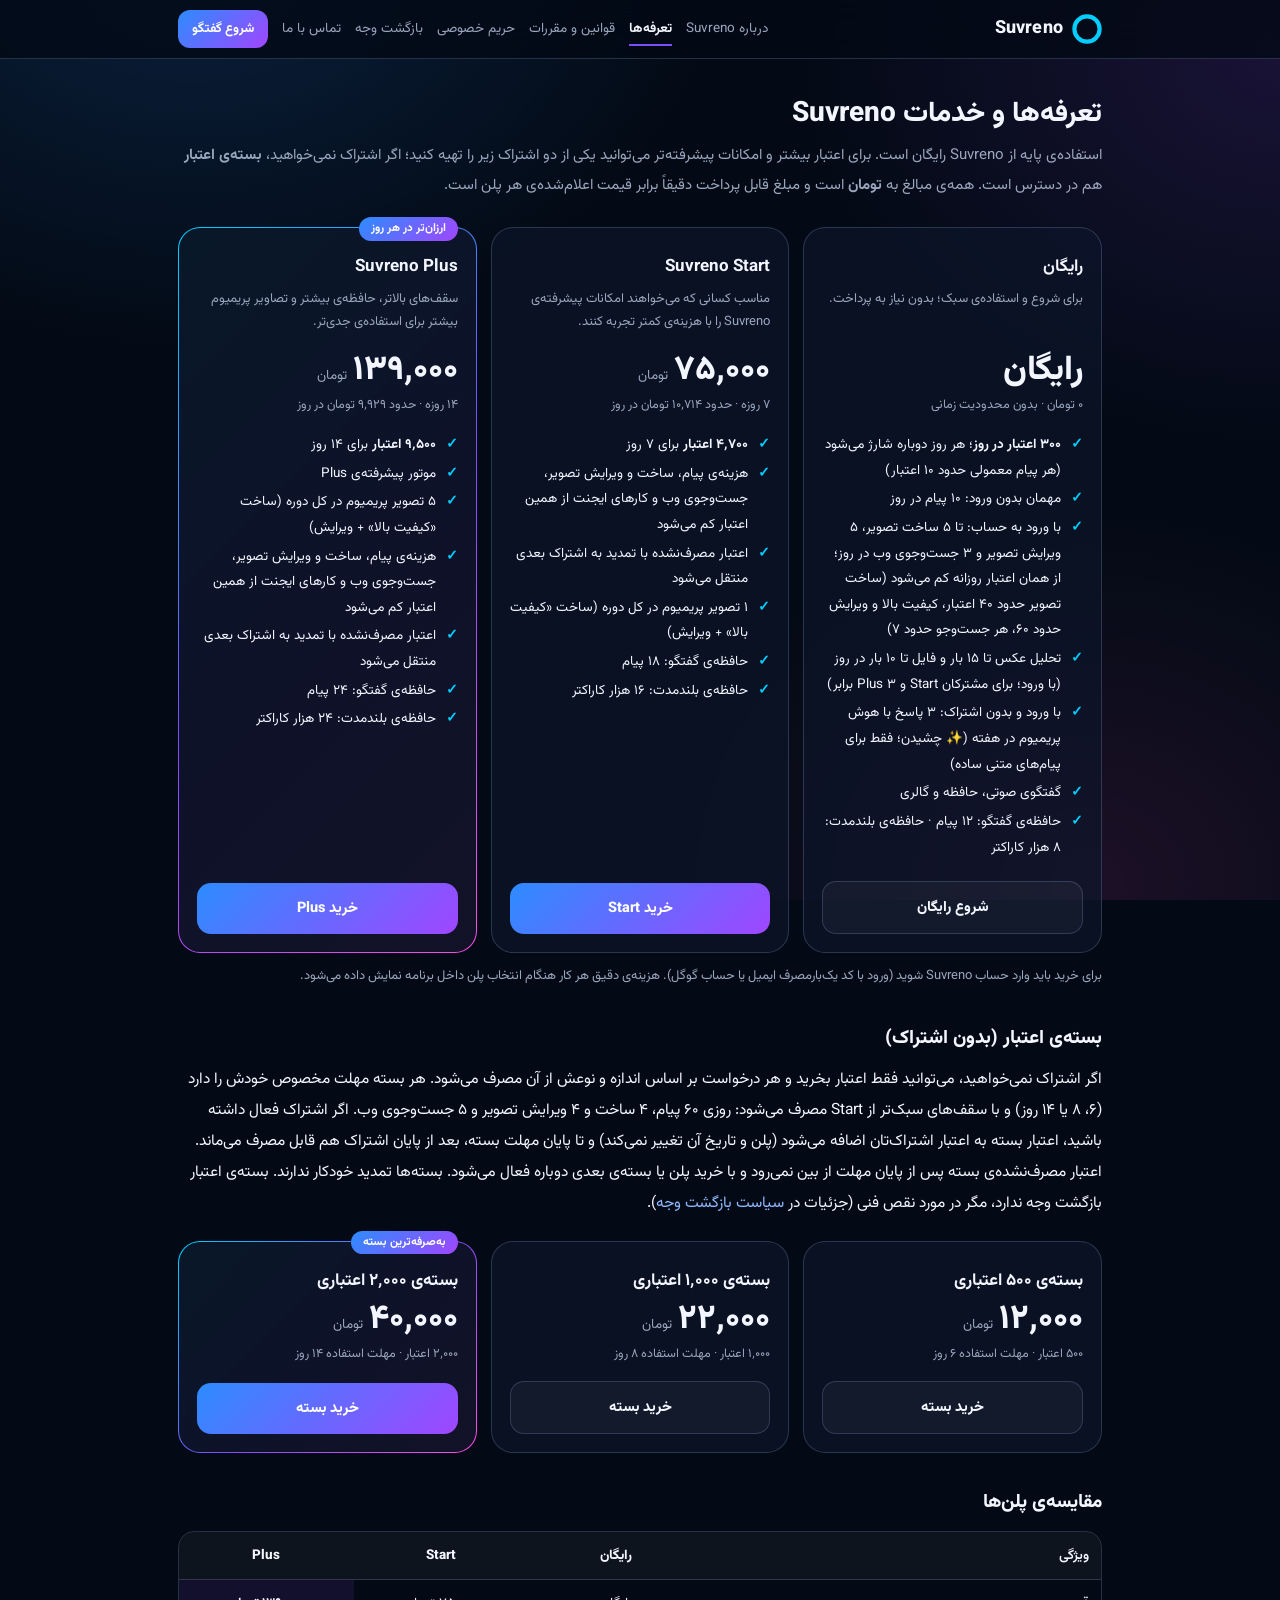
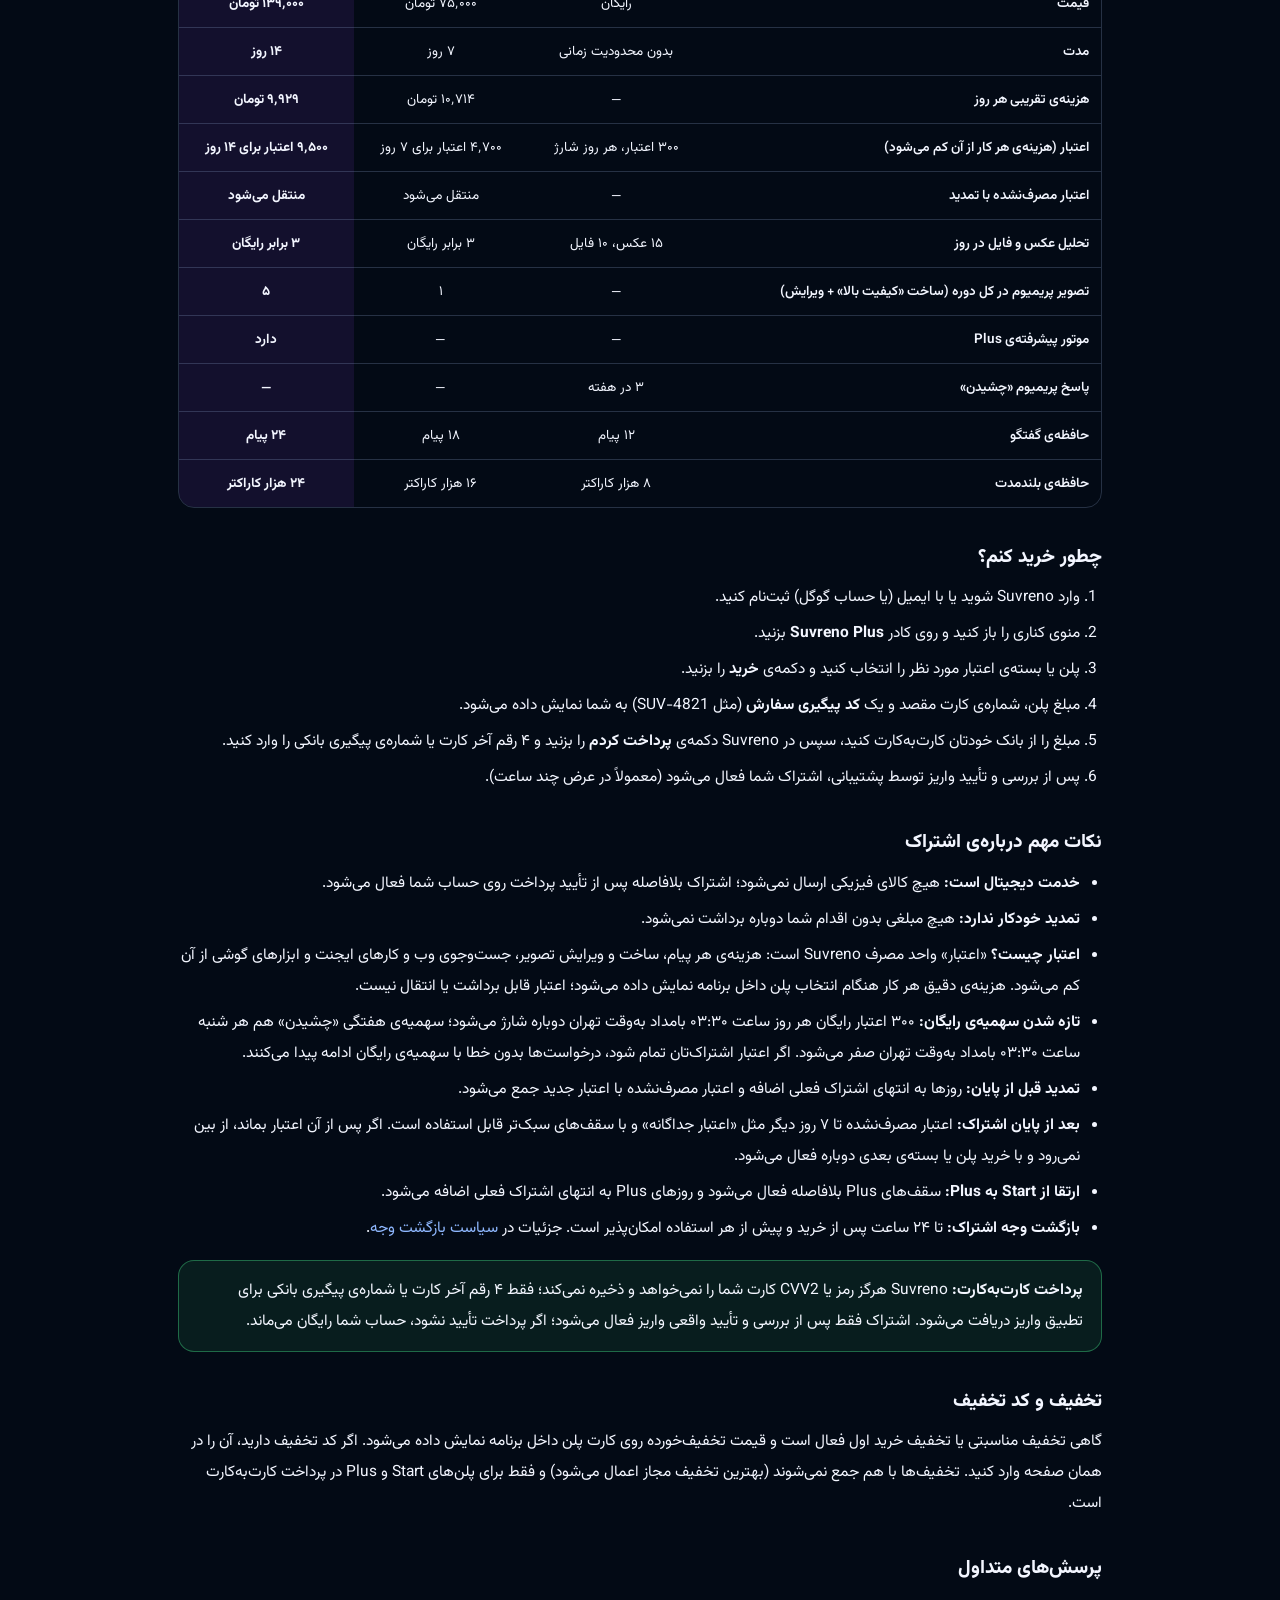
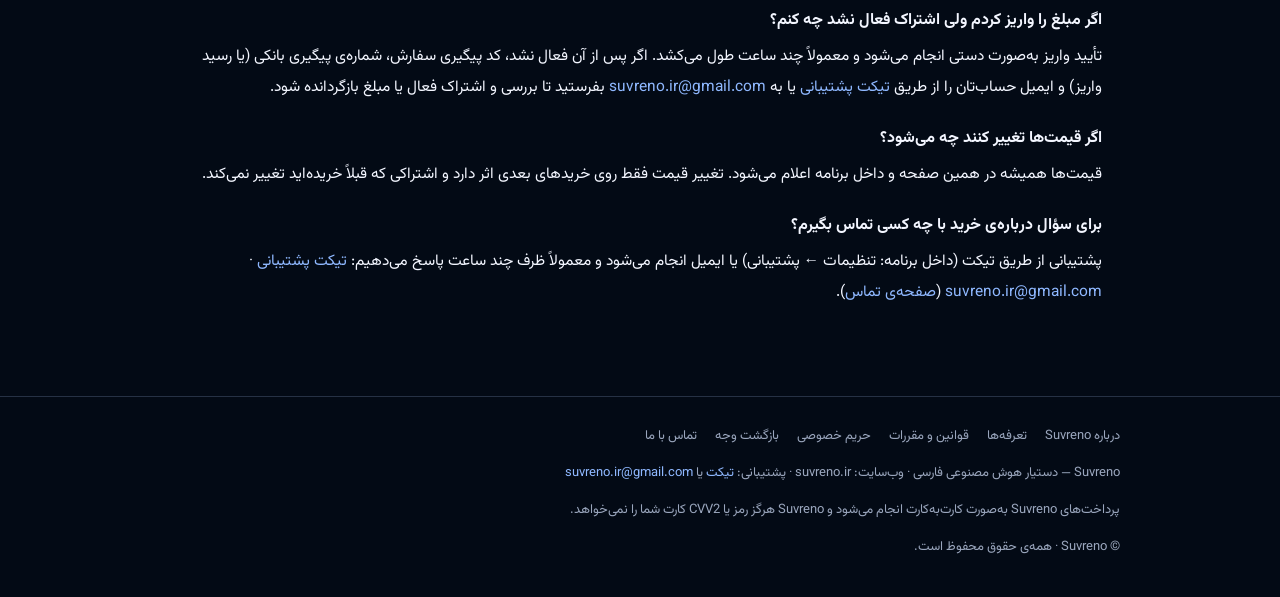
<file: pricing.html>
<!DOCTYPE html>
<html lang="fa" dir="rtl">
<head>
<meta charset="UTF-8">
<meta name="viewport" content="width=device-width,initial-scale=1">
<meta name="theme-color" content="#050b18">
<title>تعرفه‌ها و خدمات | Suvreno</title>
<meta name="description" content="تعرفه‌ی اشتراک‌های Suvreno Start و Suvreno Plus و بسته‌های اعتبار بدون اشتراک با قیمت به تومان، امکانات هر پلن، نحوه‌ی خرید و پرداخت.">
<link rel="preconnect" href="https://fonts.googleapis.com">
<link rel="preconnect" href="https://fonts.gstatic.com" crossorigin>
<link href="https://fonts.googleapis.com/css2?family=Vazirmatn:wght@400;500;600;700;800&display=swap" rel="stylesheet">
<link rel="stylesheet" href="pages.css?v=1">
<link rel="icon" href="logo.svg" type="image/svg+xml">
<script>(function(){try{var p=localStorage.getItem('AM_THEME_PREF')||'dark';var l=p==='light'||(p==='system'&&window.matchMedia&&matchMedia('(prefers-color-scheme: light)').matches);if(l)document.documentElement.setAttribute('data-theme','light');}catch(e){}})();</script>
<script>(function(){try{var n=window.SuvrenoNative;if(n&&typeof n.isMyket==="function"&&n.isMyket()===true)document.documentElement.classList.add("is-myket");}catch(e){}})();</script>
<style>.only-myket{display:none}.is-myket .only-myket{display:revert}.is-myket .no-myket{display:none}</style>
</head>
<body>
<header class="site-head">
  <div class="site-head-in">
    <a class="brand" href="index.html" aria-label="Suvreno — صفحه‌ی اصلی"><svg viewBox="0 0 100 100" aria-hidden="true"><defs><linearGradient id="lg" x1="0" y1="0" x2="100" y2="100"><stop offset="0" stop-color="#00cfff"/><stop offset=".5" stop-color="#7b4dff"/><stop offset="1" stop-color="#ff4be4"/></linearGradient></defs><circle cx="50" cy="50" r="42" fill="none" stroke="url(#lg)" stroke-width="14"/></svg><span>Suvreno</span></a>
    <nav class="site-nav" aria-label="منوی اصلی"><a href="about.html">درباره Suvreno</a><a href="pricing.html" aria-current="page">تعرفه‌ها</a><a href="terms.html">قوانین و مقررات</a><a href="privacy.html">حریم خصوصی</a><a href="refund.html">بازگشت وجه</a><a href="contact.html">تماس با ما</a></nav>
    <a class="head-cta" href="index.html">شروع گفتگو</a>
  </div>
</header>
<main class="wrap wide">

<h1>تعرفه‌ها و خدمات Suvreno</h1>
<p class="lead">استفاده‌ی پایه از Suvreno رایگان است. برای اعتبار بیشتر و امکانات پیشرفته‌تر می‌توانید یکی از دو اشتراک زیر را تهیه کنید؛ اگر اشتراک نمی‌خواهید، <b>بسته‌ی اعتبار</b> هم در دسترس است. همه‌ی مبالغ به <b>تومان</b> است و مبلغ قابل پرداخت دقیقاً برابر قیمت اعلام‌شده‌ی هر پلن است.</p>

<div class="plans">

  <section class="plan" aria-labelledby="h-free">
    <h3 id="h-free">رایگان</h3>
    <p class="for">برای شروع و استفاده‌ی سبک؛ بدون نیاز به پرداخت.</p>
    <p class="price"><b>رایگان</b></p>
    <p class="per">۰ تومان · بدون محدودیت زمانی</p>
    <ul>
      <li><b>۳۰۰ اعتبار در روز</b>؛ هر روز دوباره شارژ می‌شود (هر پیام معمولی حدود ۱۰ اعتبار)</li>
      <li>مهمان بدون ورود: ۱۰ پیام در روز</li>
      <li>با ورود به حساب: تا ۵ ساخت تصویر، ۵ ویرایش تصویر و ۳ جست‌وجوی وب در روز؛ از همان اعتبار روزانه کم می‌شود (ساخت تصویر حدود ۴۰ اعتبار، کیفیت بالا و ویرایش حدود ۶۰، هر جست‌وجو حدود ۷)</li>
      <li>تحلیل عکس تا ۱۵ بار و فایل تا ۱۰ بار در روز (با ورود؛ برای مشترکان Start و Plus ۳ برابر)</li>
      <li>با ورود و بدون اشتراک: ۳ پاسخ با هوش پریمیوم در هفته (✨ چشیدن؛ فقط برای پیام‌های متنی ساده)</li>
      <li>گفتگوی صوتی، حافظه و گالری</li>
      <li>حافظه‌ی گفتگو: ۱۲ پیام · حافظه‌ی بلندمدت: ۸ هزار کاراکتر</li>
    </ul>
    <a class="btn ghost" href="index.html">شروع رایگان</a>
  </section>

  <section class="plan" aria-labelledby="h-p7">
    
    <h3 id="h-p7">Suvreno Start</h3>
    <p class="for">مناسب کسانی که می‌خواهند امکانات پیشرفته‌ی Suvreno را با هزینه‌ی کمتر تجربه کنند.</p>
    <p class="price"><b>۷۵٬۰۰۰</b><span>تومان</span></p>
    <p class="per">۷ روزه · حدود ۱۰٬۷۱۴ تومان در روز</p>
    <ul><li><b>۴٬۷۰۰ اعتبار</b> برای ۷ روز</li><li>هزینه‌ی پیام، ساخت و ویرایش تصویر، جست‌وجوی وب و کارهای ایجنت از همین اعتبار کم می‌شود</li><li>اعتبار مصرف‌نشده با تمدید به اشتراک بعدی منتقل می‌شود</li><li>۱ تصویر پریمیوم در کل دوره (ساخت «کیفیت بالا» + ویرایش)</li><li>حافظه‌ی گفتگو: ۱۸ پیام</li><li>حافظه‌ی بلندمدت: ۱۶ هزار کاراکتر</li></ul>
    <a class="btn" href="index.html?upgrade=1">خرید Start</a>
  </section>

  <section class="plan best" aria-labelledby="h-p14">
    <span class="tag">ارزان‌تر در هر روز</span>
    <h3 id="h-p14">Suvreno Plus</h3>
    <p class="for">سقف‌های بالاتر، حافظه‌ی بیشتر و تصاویر پریمیوم بیشتر برای استفاده‌ی جدی‌تر.</p>
    <p class="price"><b>۱۳۹٬۰۰۰</b><span>تومان</span></p>
    <p class="per">۱۴ روزه · حدود ۹٬۹۲۹ تومان در روز</p>
    <ul><li><b>۹٬۵۰۰ اعتبار</b> برای ۱۴ روز</li><li>موتور پیشرفته‌ی Plus</li><li>۵ تصویر پریمیوم در کل دوره (ساخت «کیفیت بالا» + ویرایش)</li><li>هزینه‌ی پیام، ساخت و ویرایش تصویر، جست‌وجوی وب و کارهای ایجنت از همین اعتبار کم می‌شود</li><li>اعتبار مصرف‌نشده با تمدید به اشتراک بعدی منتقل می‌شود</li><li>حافظه‌ی گفتگو: ۲۴ پیام</li><li>حافظه‌ی بلندمدت: ۲۴ هزار کاراکتر</li></ul>
    <a class="btn" href="index.html?upgrade=1">خرید Plus</a>
  </section>
</div>
<p class="small muted">برای خرید باید وارد حساب Suvreno شوید (ورود با کد یک‌بارمصرف ایمیل یا حساب گوگل). هزینه‌ی دقیق هر کار هنگام انتخاب پلن داخل برنامه نمایش داده می‌شود.</p>

<h2>بسته‌ی اعتبار (بدون اشتراک)</h2>
<p>اگر اشتراک نمی‌خواهید، می‌توانید فقط اعتبار بخرید و هر درخواست بر اساس اندازه و نوعش از آن مصرف می‌شود. هر بسته مهلت مخصوص خودش را دارد (۶، ۸ یا ۱۴ روز) و با سقف‌های سبک‌تر از Start مصرف می‌شود: روزی ۶۰ پیام، ۴ ساخت و ۴ ویرایش تصویر و ۵ جست‌وجوی وب. اگر اشتراک فعال داشته باشید، اعتبار بسته به اعتبار اشتراک‌تان اضافه می‌شود (پلن و تاریخ آن تغییر نمی‌کند) و تا پایان مهلت بسته، بعد از پایان اشتراک هم قابل مصرف می‌ماند. اعتبار مصرف‌نشده‌ی بسته پس از پایان مهلت از بین نمی‌رود و با خرید پلن یا بسته‌ی بعدی دوباره فعال می‌شود. بسته‌ها تمدید خودکار ندارند. بسته‌ی اعتبار بازگشت وجه ندارد، مگر در مورد نقص فنی (جزئیات در <a href="refund.html">سیاست بازگشت وجه</a>).</p>
<div class="plans">
  <section class="plan" aria-labelledby="h-c5">
    <h3 id="h-c5">بسته‌ی ۵۰۰ اعتباری</h3>
    <p class="price"><b>۱۲٬۰۰۰</b><span>تومان</span></p>
    <p class="per">۵۰۰ اعتبار · مهلت استفاده ۶ روز</p>
    <a class="btn ghost" href="index.html?upgrade=1">خرید بسته</a>
  </section>
  <section class="plan" aria-labelledby="h-c10">
    <h3 id="h-c10">بسته‌ی ۱٬۰۰۰ اعتباری</h3>
    <p class="price"><b>۲۲٬۰۰۰</b><span>تومان</span></p>
    <p class="per">۱٬۰۰۰ اعتبار · مهلت استفاده ۸ روز</p>
    <a class="btn ghost" href="index.html?upgrade=1">خرید بسته</a>
  </section>
  <section class="plan best" aria-labelledby="h-c20">
    <span class="tag">به‌صرفه‌ترین بسته</span>
    <h3 id="h-c20">بسته‌ی ۲٬۰۰۰ اعتباری</h3>
    <p class="price"><b>۴۰٬۰۰۰</b><span>تومان</span></p>
    <p class="per">۲٬۰۰۰ اعتبار · مهلت استفاده ۱۴ روز</p>
    <a class="btn" href="index.html?upgrade=1">خرید بسته</a>
  </section>
</div>

<h2>مقایسه‌ی پلن‌ها</h2>
<div class="table-scroll">
<table class="cmp">
  <thead><tr><th>ویژگی</th><th>رایگان</th><th>Start</th><th>Plus</th></tr></thead>
  <tbody><tr><td>قیمت</td><td>رایگان</td><td>۷۵٬۰۰۰ تومان</td><td class="hl">۱۳۹٬۰۰۰ تومان</td></tr><tr><td>مدت</td><td>بدون محدودیت زمانی</td><td>۷ روز</td><td class="hl">۱۴ روز</td></tr><tr><td>هزینه‌ی تقریبی هر روز</td><td>—</td><td>۱۰٬۷۱۴ تومان</td><td class="hl">۹٬۹۲۹ تومان</td></tr><tr><td>اعتبار (هزینه‌ی هر کار از آن کم می‌شود)</td><td>۳۰۰ اعتبار، هر روز شارژ</td><td>۴٬۷۰۰ اعتبار برای ۷ روز</td><td class="hl">۹٬۵۰۰ اعتبار برای ۱۴ روز</td></tr><tr><td>اعتبار مصرف‌نشده با تمدید</td><td>—</td><td>منتقل می‌شود</td><td class="hl">منتقل می‌شود</td></tr><tr><td>تحلیل عکس و فایل در روز</td><td>۱۵ عکس، ۱۰ فایل</td><td>۳ برابر رایگان</td><td class="hl">۳ برابر رایگان</td></tr><tr><td>تصویر پریمیوم در کل دوره (ساخت «کیفیت بالا» + ویرایش)</td><td>—</td><td>۱</td><td class="hl">۵</td></tr><tr><td>موتور پیشرفته‌ی Plus</td><td>—</td><td>—</td><td class="hl">دارد</td></tr><tr><td>پاسخ پریمیوم «چشیدن»</td><td>۳ در هفته</td><td>—</td><td class="hl">—</td></tr><tr><td>حافظه‌ی گفتگو</td><td>۱۲ پیام</td><td>۱۸ پیام</td><td class="hl">۲۴ پیام</td></tr><tr><td>حافظه‌ی بلندمدت</td><td>۸ هزار کاراکتر</td><td>۱۶ هزار کاراکتر</td><td class="hl">۲۴ هزار کاراکتر</td></tr></tbody>
</table>
</div>

<h2>چطور خرید کنم؟</h2>
<ol>
  <li>وارد Suvreno شوید یا با ایمیل (یا حساب گوگل) ثبت‌نام کنید.</li>
  <li>منوی کناری را باز کنید و روی کادر <b>Suvreno Plus</b> بزنید.</li>
  <li>پلن یا بسته‌ی اعتبار مورد نظر را انتخاب کنید و دکمه‌ی <b>خرید</b> را بزنید.</li>
  <li class="only-myket">پنجره‌ی پرداخت درون‌برنامه‌ای <b>مایکت</b> باز می‌شود؛ پرداخت را در همان پنجره انجام دهید. پس از تأیید پرداخت توسط مایکت، اشتراک شما به‌صورت خودکار فعال می‌شود.</li>
  <li class="no-myket">مبلغ پلن، شماره‌ی کارت مقصد و یک <b>کد پیگیری سفارش</b> (مثل SUV-4821) به شما نمایش داده می‌شود.</li>
  <li class="no-myket">مبلغ را از بانک خودتان کارت‌به‌کارت کنید، سپس در Suvreno دکمه‌ی <b>پرداخت کردم</b> را بزنید و ۴ رقم آخر کارت یا شماره‌ی پیگیری بانکی را وارد کنید.</li>
  <li class="no-myket">پس از بررسی و تأیید واریز توسط پشتیبانی، اشتراک شما فعال می‌شود (معمولاً در عرض چند ساعت).</li>
</ol>

<h2>نکات مهم درباره‌ی اشتراک</h2>
<ul>
  <li><b>خدمت دیجیتال است:</b> هیچ کالای فیزیکی ارسال نمی‌شود؛ اشتراک بلافاصله پس از تأیید پرداخت روی حساب شما فعال می‌شود.</li>
  <li><b>تمدید خودکار ندارد:</b> هیچ مبلغی بدون اقدام شما دوباره برداشت نمی‌شود.</li>
  <li><b>اعتبار چیست؟</b> «اعتبار» واحد مصرف Suvreno است: هزینه‌ی هر پیام، ساخت و ویرایش تصویر، جست‌وجوی وب و کارهای ایجنت و ابزارهای گوشی از آن کم می‌شود. هزینه‌ی دقیق هر کار هنگام انتخاب پلن داخل برنامه نمایش داده می‌شود؛ اعتبار قابل برداشت یا انتقال نیست.</li>
  <li><b>تازه شدن سهمیه‌ی رایگان:</b> ۳۰۰ اعتبار رایگان هر روز ساعت ۰۳:۳۰ بامداد به‌وقت تهران دوباره شارژ می‌شود؛ سهمیه‌ی هفتگی «چشیدن» هم هر شنبه ساعت ۰۳:۳۰ بامداد به‌وقت تهران صفر می‌شود. اگر اعتبار اشتراک‌تان تمام شود، درخواست‌ها بدون خطا با سهمیه‌ی رایگان ادامه پیدا می‌کنند.</li>
  <li><b>تمدید قبل از پایان:</b> روزها به انتهای اشتراک فعلی اضافه و اعتبار مصرف‌نشده با اعتبار جدید جمع می‌شود.</li>
  <li><b>بعد از پایان اشتراک:</b> اعتبار مصرف‌نشده تا ۷ روز دیگر مثل «اعتبار جداگانه» و با سقف‌های سبک‌تر قابل استفاده است. اگر پس از آن اعتبار بماند، از بین نمی‌رود و با خرید پلن یا بسته‌ی بعدی دوباره فعال می‌شود.</li>
    <li><b>ارتقا از Start به Plus:</b> سقف‌های Plus بلافاصله فعال می‌شود و روزهای Plus به انتهای اشتراک فعلی اضافه می‌شود.</li>
  <li class="no-myket"><b>بازگشت وجه اشتراک:</b> تا ۲۴ ساعت پس از خرید و پیش از هر استفاده امکان‌پذیر است. جزئیات در <a href="refund.html">سیاست بازگشت وجه</a>.</li>
  <li class="only-myket"><b>بازگشت وجه:</b> خریدهای انجام‌شده از طریق مایکت طبق قوانین و روش مایکت بازگردانده می‌شود. جزئیات در <a href="refund.html">سیاست بازگشت وجه</a>.</li>
</ul>

<div class="box ok only-myket">
  <p><b>پرداخت از طریق مایکت:</b> پرداخت توسط خودِ مایکت انجام می‌شود و اطلاعات بانکی شما نزد Suvreno ذخیره نمی‌شود. اشتراک فقط پس از تأیید پرداخت توسط مایکت فعال می‌شود؛ اگر پرداخت کامل نشود یا لغو شود، اشتراکی فعال نمی‌شود و مبلغی کم نمی‌شود.</p>
</div>

<div class="box ok no-myket">
  <p><b>پرداخت کارت‌به‌کارت:</b> Suvreno هرگز رمز یا CVV2 کارت شما را نمی‌خواهد و ذخیره نمی‌کند؛ فقط ۴ رقم آخر کارت یا شماره‌ی پیگیری بانکی برای تطبیق واریز دریافت می‌شود. اشتراک فقط پس از بررسی و تأیید واقعی واریز فعال می‌شود؛ اگر پرداخت تأیید نشود، حساب شما رایگان می‌ماند.</p>
</div>

<h2 class="no-myket">تخفیف و کد تخفیف</h2>
<p class="no-myket">گاهی تخفیف مناسبتی یا تخفیف خرید اول فعال است و قیمت تخفیف‌خورده روی کارت پلن داخل برنامه نمایش داده می‌شود. اگر کد تخفیف دارید، آن را در همان صفحه وارد کنید. تخفیف‌ها با هم جمع نمی‌شوند (بهترین تخفیف مجاز اعمال می‌شود) و فقط برای پلن‌های Start و Plus در پرداخت کارت‌به‌کارت است.</p>
<p class="only-myket">در نسخه‌ی مایکتیِ برنامه، قیمت‌ها همان قیمت مایکت است و کد تخفیف اعمال نمی‌شود.</p>

<h2>پرسش‌های متداول</h2>
<h3 class="only-myket">اگر از طریق مایکت پرداخت کردم ولی اشتراک فعال نشد چه کنم؟</h3>
<p class="only-myket">برنامه را کامل ببندید و دوباره باز کنید؛ خریدهای تأییدنشده هنگام باز شدن برنامه دوباره بررسی می‌شوند. اگر باز هم فعال نشد، ایمیل حساب، نام پلن و تاریخ و ساعت خرید را از طریق <a href="index.html?support=1">تیکت پشتیبانی</a> یا به <a class="ltr" href="mailto:suvreno.ir@gmail.com">suvreno.ir@gmail.com</a> بفرستید.</p>
<h3 class="no-myket">اگر مبلغ را واریز کردم ولی اشتراک فعال نشد چه کنم؟</h3>
<p class="no-myket">تأیید واریز به‌صورت دستی انجام می‌شود و معمولاً چند ساعت طول می‌کشد. اگر پس از آن فعال نشد، کد پیگیری سفارش، شماره‌ی پیگیری بانکی (یا رسید واریز) و ایمیل حساب‌تان را از طریق <a href="index.html?support=1">تیکت پشتیبانی</a> یا به <a class="ltr" href="mailto:suvreno.ir@gmail.com">suvreno.ir@gmail.com</a> بفرستید تا بررسی و اشتراک فعال یا مبلغ بازگردانده شود.</p>
<h3>اگر قیمت‌ها تغییر کنند چه می‌شود؟</h3>
<p>قیمت‌ها همیشه در همین صفحه و داخل برنامه اعلام می‌شود. تغییر قیمت فقط روی خریدهای بعدی اثر دارد و اشتراکی که قبلاً خریده‌اید تغییر نمی‌کند.</p>
<h3>برای سؤال درباره‌ی خرید با چه کسی تماس بگیرم؟</h3>
<p>پشتیبانی از طریق تیکت (داخل برنامه: تنظیمات ← پشتیبانی) یا ایمیل انجام می‌شود و معمولاً ظرف چند ساعت پاسخ می‌دهیم: <a href="index.html?support=1">تیکت پشتیبانی</a> · <a class="ltr" href="mailto:suvreno.ir@gmail.com">suvreno.ir@gmail.com</a> (<a href="contact.html">صفحه‌ی تماس</a>).</p>

</main>
<footer class="site-foot">
  <div class="site-foot-in">
    <div class="foot-links"><a href="about.html">درباره Suvreno</a><a href="pricing.html">تعرفه‌ها</a><a href="terms.html">قوانین و مقررات</a><a href="privacy.html">حریم خصوصی</a><a href="refund.html">بازگشت وجه</a><a href="contact.html">تماس با ما</a></div>
    <div class="foot-note">Suvreno — دستیار هوش مصنوعی فارسی · وب‌سایت: <span class="ltr">suvreno.ir</span> · پشتیبانی: <a href="index.html?support=1">تیکت</a> یا <a class="ltr" href="mailto:suvreno.ir@gmail.com">suvreno.ir@gmail.com</a></div>
    <div class="foot-note no-myket">پرداخت‌های Suvreno به‌صورت کارت‌به‌کارت انجام می‌شود و Suvreno هرگز رمز یا CVV2 کارت شما را نمی‌خواهد.</div>
    <div class="foot-note only-myket">در این نسخه‌ی برنامه، پرداخت از طریق درگاه درون‌برنامه‌ای مایکت انجام می‌شود و Suvreno هرگز رمز یا CVV2 کارت شما را نمی‌خواهد.</div>
    <!-- اگر نماد اعتماد الکترونیکی (اینماد) یا ساماندهی دارید، کد آن را همین‌جا قرار دهید. -->
    <div class="foot-note">© Suvreno · همه‌ی حقوق محفوظ است.</div>
  </div>
</footer>
</body>
</html>
</file>
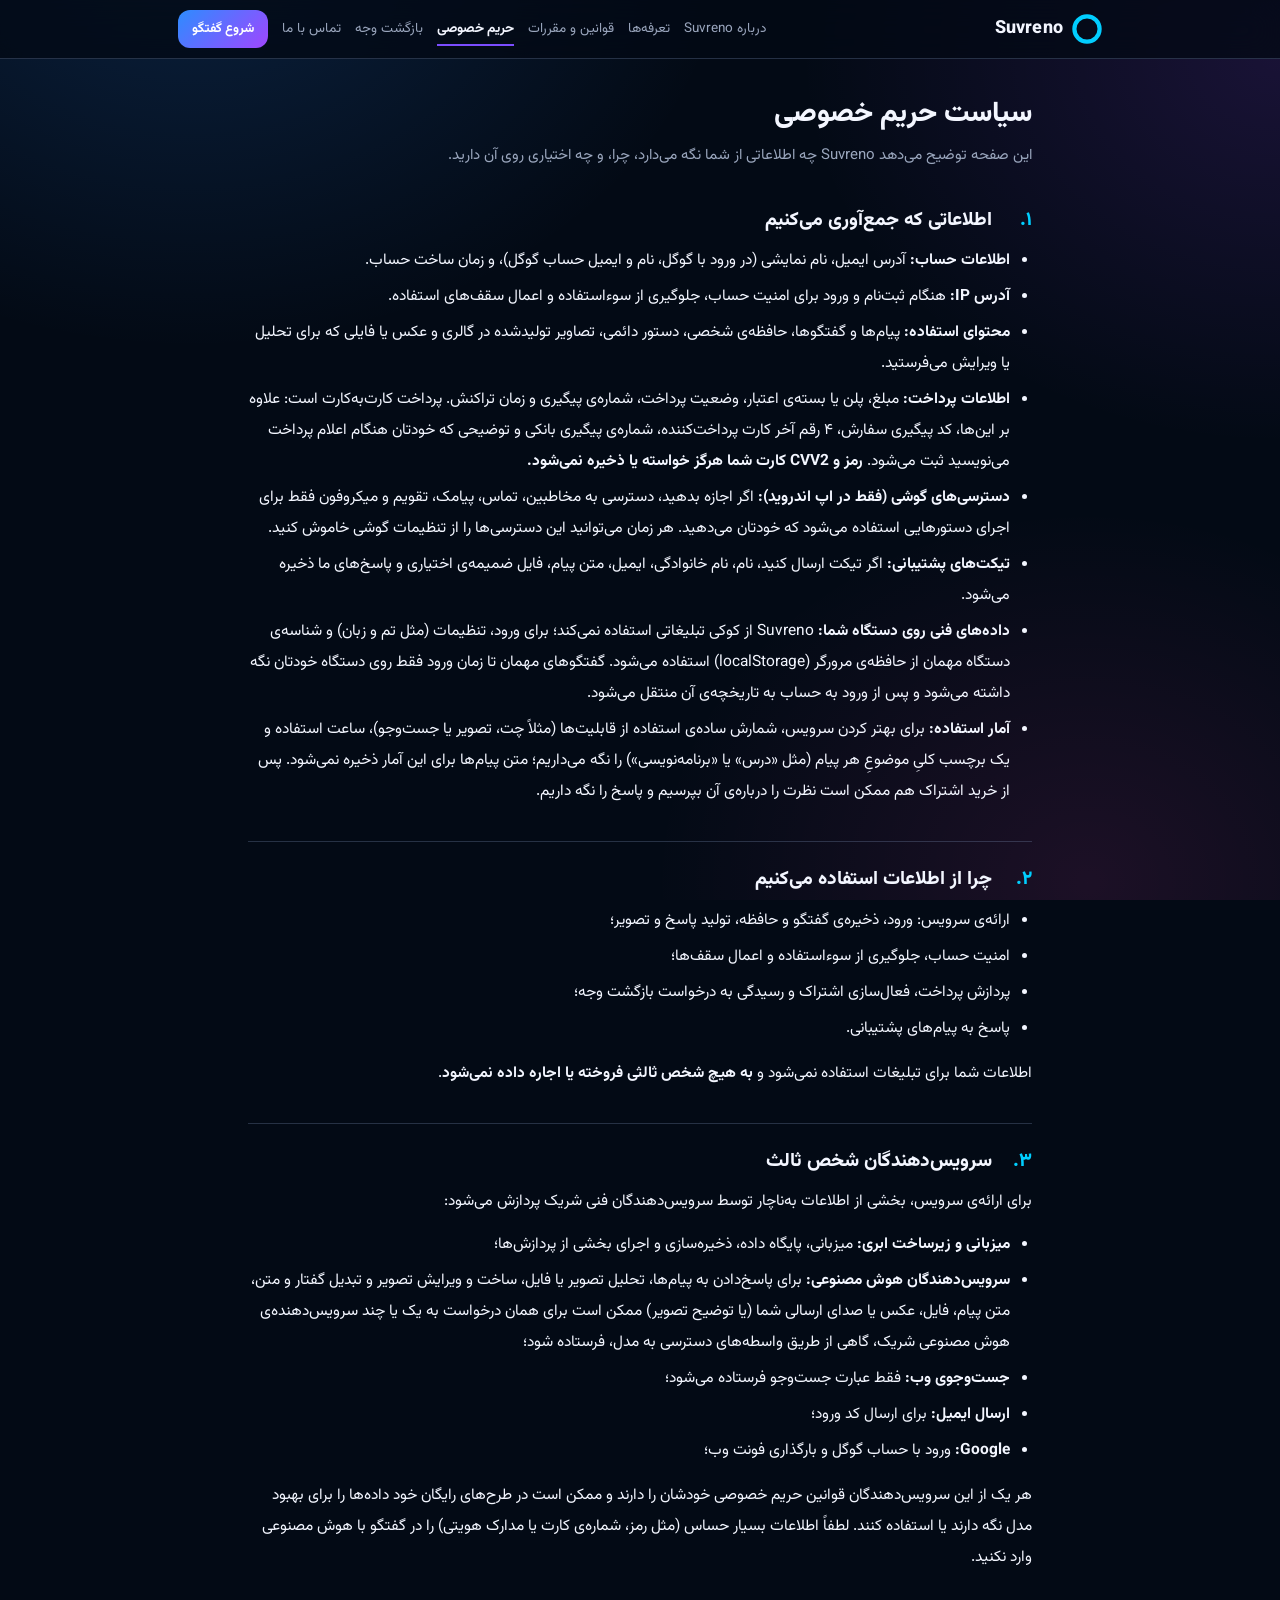
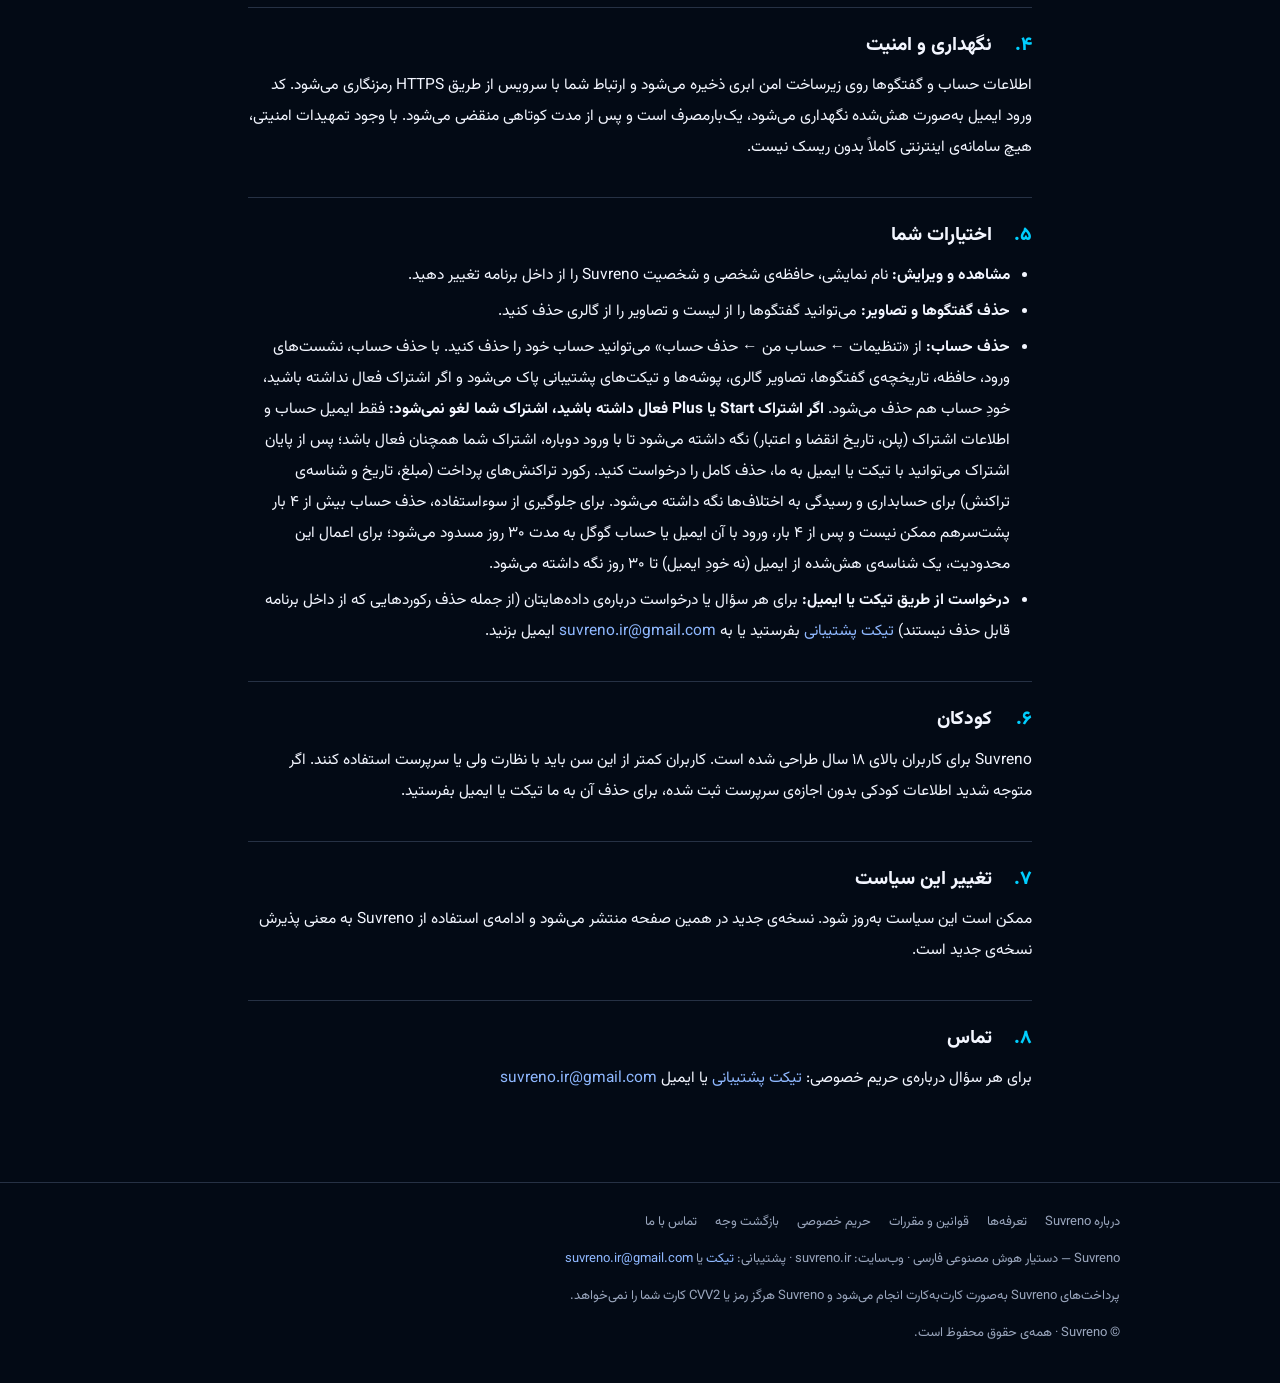
<file: privacy.html>
<!DOCTYPE html>
<html lang="fa" dir="rtl">
<head>
<meta charset="UTF-8">
<meta name="viewport" content="width=device-width,initial-scale=1">
<meta name="theme-color" content="#050b18">
<title>حریم خصوصی | Suvreno</title>
<meta name="description" content="سیاست حریم خصوصی Suvreno: چه اطلاعاتی جمع‌آوری می‌شود، چرا، با چه سرویس‌دهندگانی پردازش می‌شود و چگونه می‌توانید آن را حذف کنید.">
<link rel="preconnect" href="https://fonts.googleapis.com">
<link rel="preconnect" href="https://fonts.gstatic.com" crossorigin>
<link href="https://fonts.googleapis.com/css2?family=Vazirmatn:wght@400;500;600;700;800&display=swap" rel="stylesheet">
<link rel="stylesheet" href="pages.css?v=1">
<link rel="icon" href="logo.svg" type="image/svg+xml">
<script>(function(){try{var p=localStorage.getItem('AM_THEME_PREF')||'dark';var l=p==='light'||(p==='system'&&window.matchMedia&&matchMedia('(prefers-color-scheme: light)').matches);if(l)document.documentElement.setAttribute('data-theme','light');}catch(e){}})();</script>
<script>(function(){try{var n=window.SuvrenoNative;if(n&&typeof n.isMyket==="function"&&n.isMyket()===true)document.documentElement.classList.add("is-myket");}catch(e){}})();</script>
<style>.only-myket{display:none}.is-myket .only-myket{display:revert}.is-myket .no-myket{display:none}</style>
</head>
<body>
<header class="site-head">
  <div class="site-head-in">
    <a class="brand" href="index.html" aria-label="Suvreno — صفحه‌ی اصلی"><svg viewBox="0 0 100 100" aria-hidden="true"><defs><linearGradient id="lg" x1="0" y1="0" x2="100" y2="100"><stop offset="0" stop-color="#00cfff"/><stop offset=".5" stop-color="#7b4dff"/><stop offset="1" stop-color="#ff4be4"/></linearGradient></defs><circle cx="50" cy="50" r="42" fill="none" stroke="url(#lg)" stroke-width="14"/></svg><span>Suvreno</span></a>
    <nav class="site-nav" aria-label="منوی اصلی"><a href="about.html">درباره Suvreno</a><a href="pricing.html">تعرفه‌ها</a><a href="terms.html">قوانین و مقررات</a><a href="privacy.html" aria-current="page">حریم خصوصی</a><a href="refund.html">بازگشت وجه</a><a href="contact.html">تماس با ما</a></nav>
    <a class="head-cta" href="index.html">شروع گفتگو</a>
  </div>
</header>
<main class="wrap">

<h1>سیاست حریم خصوصی</h1>
<p class="lead">این صفحه توضیح می‌دهد Suvreno چه اطلاعاتی از شما نگه می‌دارد، چرا، و چه اختیاری روی آن دارید.</p>
<div class="clauses">
<h2><span class="n">۱.</span><span>اطلاعاتی که جمع‌آوری می‌کنیم</span></h2>
<ul><li><b>اطلاعات حساب:</b> آدرس ایمیل، نام نمایشی (در ورود با گوگل، نام و ایمیل حساب گوگل)، و زمان ساخت حساب.</li><li><b>آدرس IP:</b> هنگام ثبت‌نام و ورود برای امنیت حساب، جلوگیری از سوءاستفاده و اعمال سقف‌های استفاده.</li><li><b>محتوای استفاده:</b> پیام‌ها و گفتگوها، حافظه‌ی شخصی، دستور دائمی، تصاویر تولیدشده در گالری و عکس یا فایلی که برای تحلیل یا ویرایش می‌فرستید.</li><li><b>اطلاعات پرداخت:</b> مبلغ، پلن یا بسته‌ی اعتبار، وضعیت پرداخت، شماره‌ی پیگیری و زمان تراکنش. <span class="no-myket">پرداخت کارت‌به‌کارت است: علاوه بر این‌ها، کد پیگیری سفارش، ۴ رقم آخر کارت پرداخت‌کننده، شماره‌ی پیگیری بانکی و توضیحی که خودتان هنگام اعلام پرداخت می‌نویسید ثبت می‌شود. <b>رمز و CVV2 کارت شما هرگز خواسته یا ذخیره نمی‌شود.</b></span><span class="only-myket">در این نسخه‌ی برنامه، پرداخت از طریق درگاه درون‌برنامه‌ای مایکت انجام می‌شود؛ اطلاعات بانکی شما فقط نزد مایکت می‌ماند و Suvreno فقط وضعیت و شناسه‌ی خرید را برای فعال‌سازی پلن دریافت می‌کند. رمز و CVV2 کارت شما هرگز خواسته یا ذخیره نمی‌شود.</span></li><li><b>دسترسی‌های گوشی (فقط در اپ اندروید):</b> اگر اجازه بدهید، دسترسی به مخاطبین، تماس، پیامک، تقویم و میکروفون فقط برای اجرای دستورهایی استفاده می‌شود که خودتان می‌دهید. هر زمان می‌توانید این دسترسی‌ها را از تنظیمات گوشی خاموش کنید.</li><li><b>تیکت‌های پشتیبانی:</b> اگر تیکت ارسال کنید، نام، نام خانوادگی، ایمیل، متن پیام، فایل ضمیمه‌ی اختیاری و پاسخ‌های ما ذخیره می‌شود.</li><li><b>داده‌های فنی روی دستگاه شما:</b> Suvreno از کوکی تبلیغاتی استفاده نمی‌کند؛ برای ورود، تنظیمات (مثل تم و زبان) و شناسه‌ی دستگاه مهمان از حافظه‌ی مرورگر (localStorage) استفاده می‌شود. گفتگوهای مهمان تا زمان ورود فقط روی دستگاه خودتان نگه داشته می‌شود و پس از ورود به حساب به تاریخچه‌ی آن منتقل می‌شود.</li><li><b>آمار استفاده:</b> برای بهتر کردن سرویس، شمارش ساده‌ی استفاده از قابلیت‌ها (مثلاً چت، تصویر یا جست‌وجو)، ساعت استفاده و یک برچسب کلیِ موضوعِ هر پیام (مثل «درس» یا «برنامه‌نویسی») را نگه می‌داریم؛ متن پیام‌ها برای این آمار ذخیره نمی‌شود. پس از خرید اشتراک هم ممکن است نظرت را درباره‌ی آن بپرسیم و پاسخ را نگه داریم.</li></ul>
<h2><span class="n">۲.</span><span>چرا از اطلاعات استفاده می‌کنیم</span></h2>
<ul><li>ارائه‌ی سرویس: ورود، ذخیره‌ی گفتگو و حافظه، تولید پاسخ و تصویر؛</li><li>امنیت حساب، جلوگیری از سوءاستفاده و اعمال سقف‌ها؛</li><li>پردازش پرداخت، فعال‌سازی اشتراک و رسیدگی به درخواست بازگشت وجه؛</li><li>پاسخ به پیام‌های پشتیبانی.</li></ul><p>اطلاعات شما برای تبلیغات استفاده نمی‌شود و <b>به هیچ شخص ثالثی فروخته یا اجاره داده نمی‌شود</b>.</p>
<h2><span class="n">۳.</span><span>سرویس‌دهندگان شخص ثالث</span></h2>
<p>برای ارائه‌ی سرویس، بخشی از اطلاعات به‌ناچار توسط سرویس‌دهندگان فنی شریک پردازش می‌شود:</p><ul><li><b>میزبانی و زیرساخت ابری:</b> میزبانی، پایگاه داده، ذخیره‌سازی و اجرای بخشی از پردازش‌ها؛</li><li><b>سرویس‌دهندگان هوش مصنوعی:</b> برای پاسخ‌دادن به پیام‌ها، تحلیل تصویر یا فایل، ساخت و ویرایش تصویر و تبدیل گفتار و متن، متن پیام، فایل، عکس یا صدای ارسالی شما (یا توضیح تصویر) ممکن است برای همان درخواست به یک یا چند سرویس‌دهنده‌ی هوش مصنوعی شریک، گاهی از طریق واسطه‌های دسترسی به مدل، فرستاده شود؛</li><li><b>جست‌وجوی وب:</b> فقط عبارت جست‌وجو فرستاده می‌شود؛</li><li><b>ارسال ایمیل:</b> برای ارسال کد ورود؛</li><li><b>Google:</b> ورود با حساب گوگل و بارگذاری فونت وب؛</li><li class="only-myket"><b>مایکت:</b> پردازش و تأیید پرداخت درون‌برنامه‌ای؛</li></ul><p>هر یک از این سرویس‌دهندگان قوانین حریم خصوصی خودشان را دارند و ممکن است در طرح‌های رایگان خود داده‌ها را برای بهبود مدل نگه دارند یا استفاده کنند. لطفاً اطلاعات بسیار حساس (مثل رمز، شماره‌ی کارت یا مدارک هویتی) را در گفتگو با هوش مصنوعی وارد نکنید.</p>
<h2><span class="n">۴.</span><span>نگهداری و امنیت</span></h2>
<p>اطلاعات حساب و گفتگوها روی زیرساخت امن ابری ذخیره می‌شود و ارتباط شما با سرویس از طریق HTTPS رمزنگاری می‌شود. کد ورود ایمیل به‌صورت هش‌شده نگهداری می‌شود، یک‌بارمصرف است و پس از مدت کوتاهی منقضی می‌شود. با وجود تمهیدات امنیتی، هیچ سامانه‌ی اینترنتی کاملاً بدون ریسک نیست.</p>
<h2><span class="n">۵.</span><span>اختیارات شما</span></h2>
<ul><li><b>مشاهده و ویرایش:</b> نام نمایشی، حافظه‌ی شخصی و شخصیت Suvreno را از داخل برنامه تغییر دهید.</li><li><b>حذف گفتگوها و تصاویر:</b> می‌توانید گفتگوها را از لیست و تصاویر را از گالری حذف کنید.</li><li><b>حذف حساب:</b> از «تنظیمات ← حساب من ← حذف حساب» می‌توانید حساب خود را حذف کنید. با حذف حساب، نشست‌های ورود، حافظه، تاریخچه‌ی گفتگوها، تصاویر گالری، پوشه‌ها و تیکت‌های پشتیبانی پاک می‌شود و اگر اشتراک فعال نداشته باشید، خودِ حساب هم حذف می‌شود. <b>اگر اشتراک Start یا Plus فعال داشته باشید، اشتراک شما لغو نمی‌شود:</b> فقط ایمیل حساب و اطلاعات اشتراک (پلن، تاریخ انقضا و اعتبار) نگه داشته می‌شود تا با ورود دوباره، اشتراک شما همچنان فعال باشد؛ پس از پایان اشتراک می‌توانید با تیکت یا ایمیل به ما، حذف کامل را درخواست کنید. رکورد تراکنش‌های پرداخت (مبلغ، تاریخ و شناسه‌ی تراکنش) برای حسابداری و رسیدگی به اختلاف‌ها نگه داشته می‌شود. برای جلوگیری از سوءاستفاده، حذف حساب بیش از ۴ بار پشت‌سرهم ممکن نیست و پس از ۴ بار، ورود با آن ایمیل یا حساب گوگل به مدت ۳۰ روز مسدود می‌شود؛ برای اعمال این محدودیت، یک شناسه‌ی هش‌شده از ایمیل (نه خودِ ایمیل) تا ۳۰ روز نگه داشته می‌شود.</li><li><b>درخواست از طریق تیکت یا ایمیل:</b> برای هر سؤال یا درخواست درباره‌ی داده‌هایتان (از جمله حذف رکوردهایی که از داخل برنامه قابل حذف نیستند) <a href="index.html?support=1">تیکت پشتیبانی</a> بفرستید یا به <a class="ltr" href="mailto:suvreno.ir@gmail.com">suvreno.ir@gmail.com</a> ایمیل بزنید.</li></ul>
<h2><span class="n">۶.</span><span>کودکان</span></h2>
<p>Suvreno برای کاربران بالای ۱۸ سال طراحی شده است. کاربران کمتر از این سن باید با نظارت ولی یا سرپرست استفاده کنند. اگر متوجه شدید اطلاعات کودکی بدون اجازه‌ی سرپرست ثبت شده، برای حذف آن به ما تیکت یا ایمیل بفرستید.</p>
<h2><span class="n">۷.</span><span>تغییر این سیاست</span></h2>
<p>ممکن است این سیاست به‌روز شود. نسخه‌ی جدید در همین صفحه منتشر می‌شود و ادامه‌ی استفاده از Suvreno به معنی پذیرش نسخه‌ی جدید است.</p>
<h2><span class="n">۸.</span><span>تماس</span></h2>
<p>برای هر سؤال درباره‌ی حریم خصوصی: <a href="index.html?support=1">تیکت پشتیبانی</a> یا ایمیل <a class="ltr" href="mailto:suvreno.ir@gmail.com">suvreno.ir@gmail.com</a></p>
</div>

</main>
<footer class="site-foot">
  <div class="site-foot-in">
    <div class="foot-links"><a href="about.html">درباره Suvreno</a><a href="pricing.html">تعرفه‌ها</a><a href="terms.html">قوانین و مقررات</a><a href="privacy.html">حریم خصوصی</a><a href="refund.html">بازگشت وجه</a><a href="contact.html">تماس با ما</a></div>
    <div class="foot-note">Suvreno — دستیار هوش مصنوعی فارسی · وب‌سایت: <span class="ltr">suvreno.ir</span> · پشتیبانی: <a href="index.html?support=1">تیکت</a> یا <a class="ltr" href="mailto:suvreno.ir@gmail.com">suvreno.ir@gmail.com</a></div>
    <div class="foot-note no-myket">پرداخت‌های Suvreno به‌صورت کارت‌به‌کارت انجام می‌شود و Suvreno هرگز رمز یا CVV2 کارت شما را نمی‌خواهد.</div>
    <div class="foot-note only-myket">در این نسخه‌ی برنامه، پرداخت از طریق درگاه درون‌برنامه‌ای مایکت انجام می‌شود و Suvreno هرگز رمز یا CVV2 کارت شما را نمی‌خواهد.</div>
    <!-- اگر نماد اعتماد الکترونیکی (اینماد) یا ساماندهی دارید، کد آن را همین‌جا قرار دهید. -->
    <div class="foot-note">© Suvreno · همه‌ی حقوق محفوظ است.</div>
  </div>
</footer>
</body>
</html>
</file>
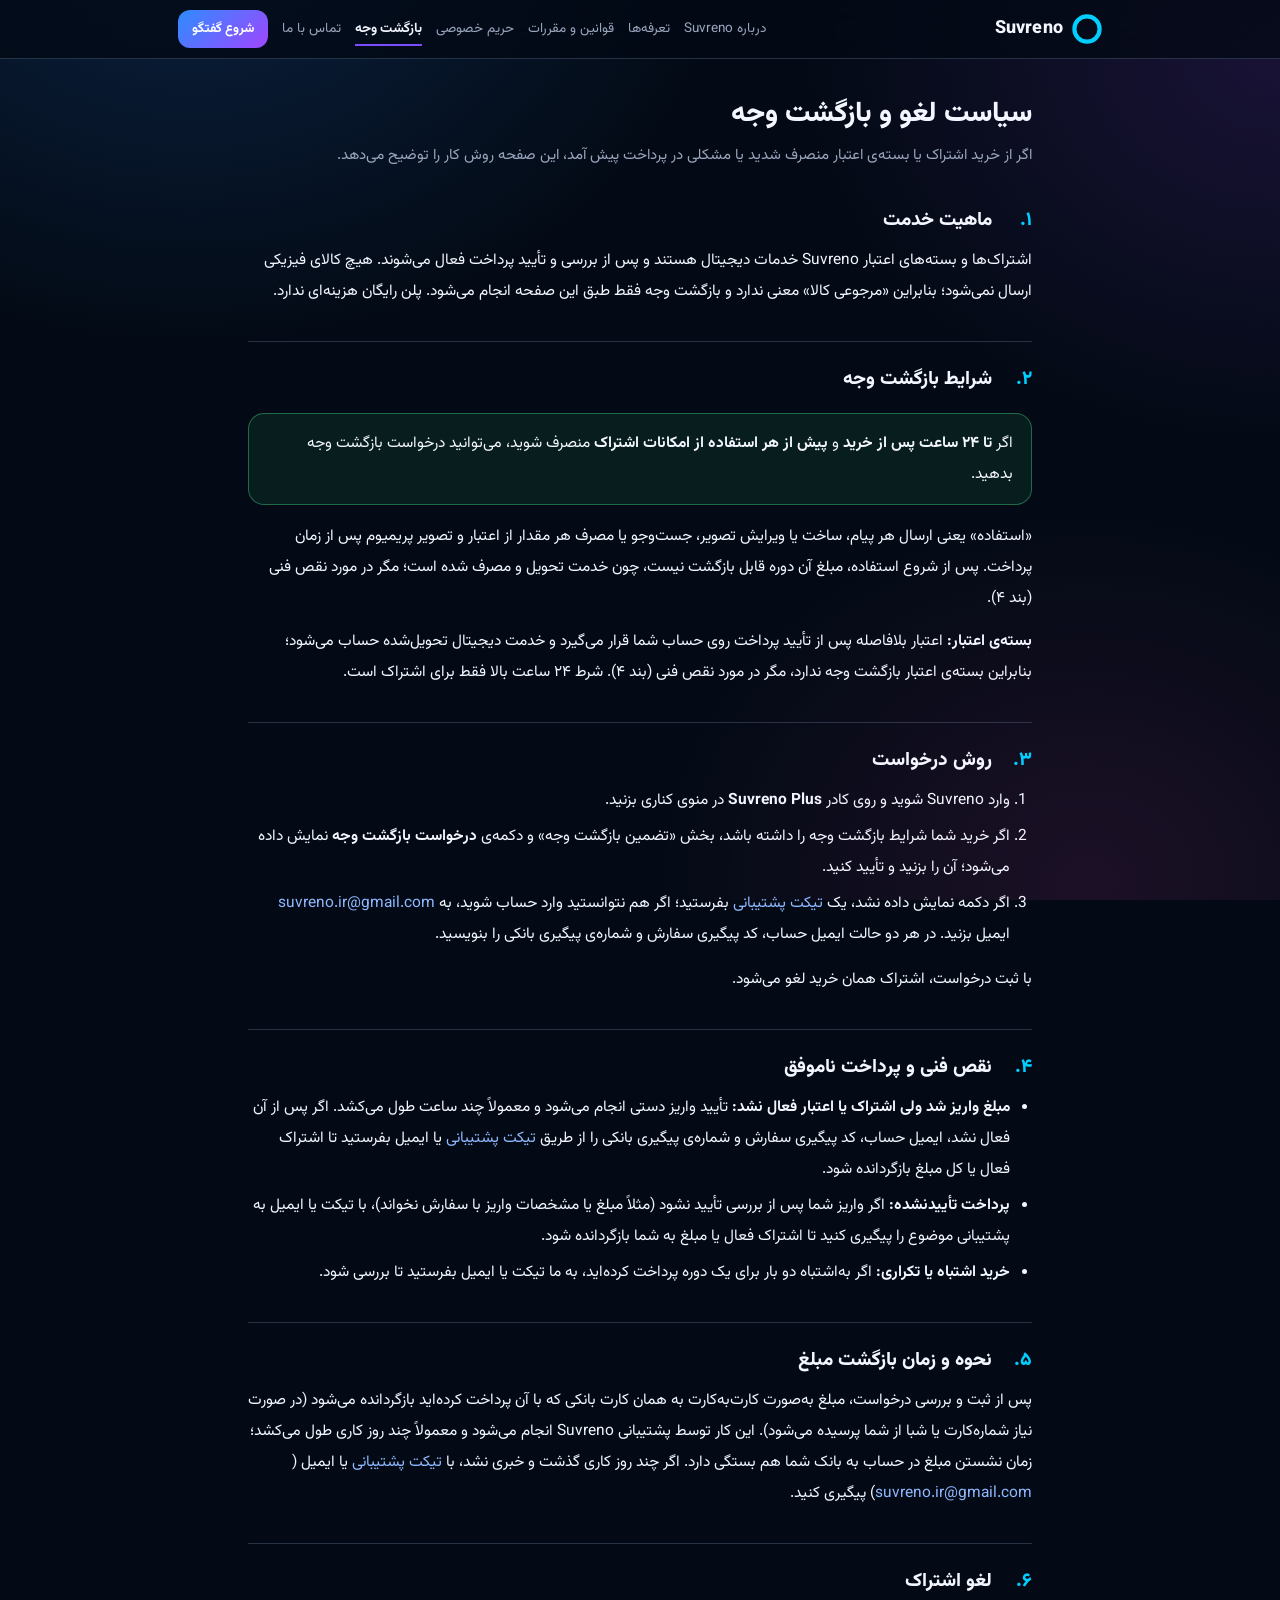
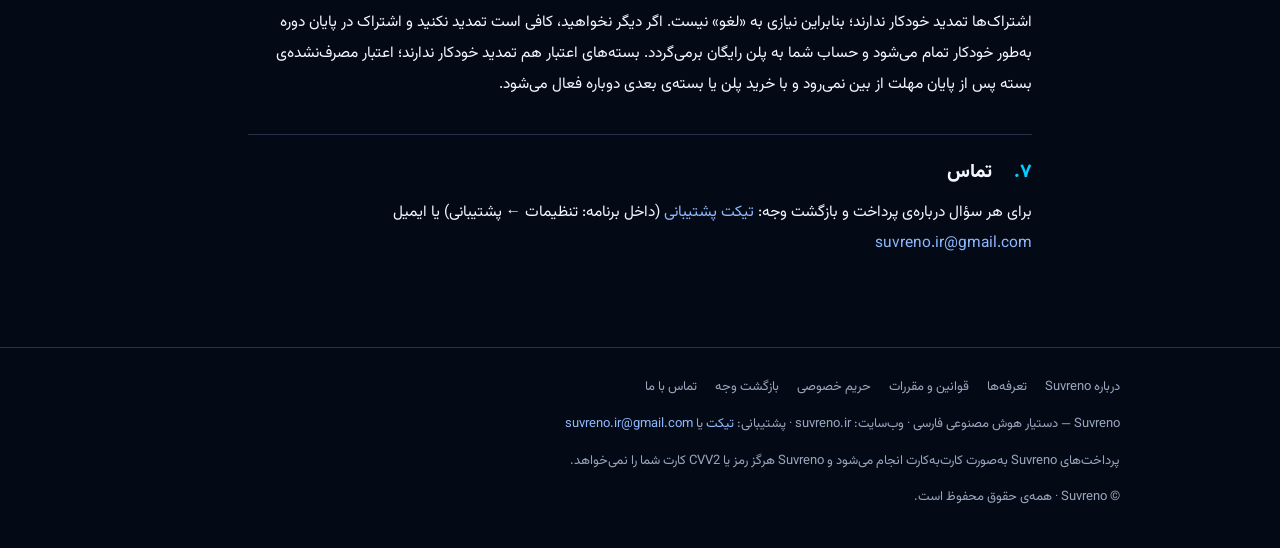
<file: refund.html>
<!DOCTYPE html>
<html lang="fa" dir="rtl">
<head>
<meta charset="UTF-8">
<meta name="viewport" content="width=device-width,initial-scale=1">
<meta name="theme-color" content="#050b18">
<title>بازگشت وجه | Suvreno</title>
<meta name="description" content="سیاست لغو و بازگشت وجه اشتراک‌های Suvreno: مهلت ۲۴ ساعته پیش از استفاده، روش درخواست، رسیدگی به پرداخت ناموفق و زمان بازگشت مبلغ.">
<link rel="preconnect" href="https://fonts.googleapis.com">
<link rel="preconnect" href="https://fonts.gstatic.com" crossorigin>
<link href="https://fonts.googleapis.com/css2?family=Vazirmatn:wght@400;500;600;700;800&display=swap" rel="stylesheet">
<link rel="stylesheet" href="pages.css?v=1">
<link rel="icon" href="logo.svg" type="image/svg+xml">
<script>(function(){try{var p=localStorage.getItem('AM_THEME_PREF')||'dark';var l=p==='light'||(p==='system'&&window.matchMedia&&matchMedia('(prefers-color-scheme: light)').matches);if(l)document.documentElement.setAttribute('data-theme','light');}catch(e){}})();</script>
<style>.only-myket{display:none}.is-myket .only-myket{display:block}.is-myket li.only-myket{display:list-item}.is-myket .no-myket{display:none}</style>
<script>(function(){try{var n=window.SuvrenoNative;if(n&&typeof n.isMyket==="function"&&n.isMyket()===true)document.documentElement.classList.add("is-myket");}catch(e){}})();</script>
</head>
<body>
<header class="site-head">
  <div class="site-head-in">
    <a class="brand" href="index.html" aria-label="Suvreno — صفحه‌ی اصلی"><svg viewBox="0 0 100 100" aria-hidden="true"><defs><linearGradient id="lg" x1="0" y1="0" x2="100" y2="100"><stop offset="0" stop-color="#00cfff"/><stop offset=".5" stop-color="#7b4dff"/><stop offset="1" stop-color="#ff4be4"/></linearGradient></defs><circle cx="50" cy="50" r="42" fill="none" stroke="url(#lg)" stroke-width="14"/></svg><span>Suvreno</span></a>
    <nav class="site-nav" aria-label="منوی اصلی"><a href="about.html">درباره Suvreno</a><a href="pricing.html">تعرفه‌ها</a><a href="terms.html">قوانین و مقررات</a><a href="privacy.html">حریم خصوصی</a><a href="refund.html" aria-current="page">بازگشت وجه</a><a href="contact.html">تماس با ما</a></nav>
    <a class="head-cta" href="index.html">شروع گفتگو</a>
  </div>
</header>
<main class="wrap">

<h1>سیاست لغو و بازگشت وجه</h1>
<p class="lead">اگر از خرید اشتراک یا بسته‌ی اعتبار منصرف شدید یا مشکلی در پرداخت پیش آمد، این صفحه روش کار را توضیح می‌دهد.</p>
<div class="clauses">
<h2><span class="n">۱.</span><span>ماهیت خدمت</span></h2>
<p>اشتراک‌ها و بسته‌های اعتبار Suvreno خدمات دیجیتال هستند و پس از بررسی و تأیید پرداخت فعال می‌شوند. هیچ کالای فیزیکی ارسال نمی‌شود؛ بنابراین «مرجوعی کالا» معنی ندارد و بازگشت وجه فقط طبق این صفحه انجام می‌شود. پلن رایگان هزینه‌ای ندارد.</p><p class="only-myket">در این نسخه‌ی برنامه، پرداخت از طریق درگاه پرداخت درون‌برنامه‌ای مایکت انجام می‌شود و اشتراک فقط پس از تأیید پرداخت توسط مایکت فعال می‌شود.</p>
<h2><span class="n">۲.</span><span>شرایط بازگشت وجه</span></h2>
<div class="box ok"><p>اگر <b>تا ۲۴ ساعت پس از خرید</b> و <b>پیش از هر استفاده از امکانات اشتراک</b> منصرف شوید، می‌توانید درخواست بازگشت وجه بدهید.</p></div><p>«استفاده» یعنی ارسال هر پیام، ساخت یا ویرایش تصویر، جست‌وجو یا مصرف هر مقدار از اعتبار و تصویر پریمیوم پس از زمان پرداخت. پس از شروع استفاده، مبلغ آن دوره قابل بازگشت نیست، چون خدمت تحویل و مصرف شده است؛ مگر در مورد نقص فنی (بند ۴).</p><p><b>بسته‌ی اعتبار:</b> اعتبار بلافاصله پس از تأیید پرداخت روی حساب شما قرار می‌گیرد و خدمت دیجیتال تحویل‌شده حساب می‌شود؛ بنابراین بسته‌ی اعتبار بازگشت وجه ندارد، مگر در مورد نقص فنی (بند ۴). شرط ۲۴ ساعت بالا فقط برای اشتراک است.</p>
<p class="only-myket"><b>خریدهای انجام‌شده از طریق مایکت:</b> پرداخت این خریدها توسط خودِ مایکت انجام شده است؛ بنابراین بازگشت وجه آن‌ها هم تابع قوانین و روش مایکت است و Suvreno نمی‌تواند مبلغ را به کارت شما برگرداند.</p>
<h2><span class="n">۳.</span><span>روش درخواست</span></h2>
<div class="no-myket"><ol><li>وارد Suvreno شوید و روی کادر <b>Suvreno Plus</b> در منوی کناری بزنید.</li><li>اگر خرید شما شرایط بازگشت وجه را داشته باشد، بخش «تضمین بازگشت وجه» و دکمه‌ی <b>درخواست بازگشت وجه</b> نمایش داده می‌شود؛ آن را بزنید و تأیید کنید.</li><li>اگر دکمه نمایش داده نشد، یک <a href="index.html?support=1">تیکت پشتیبانی</a> بفرستید؛ اگر هم نتوانستید وارد حساب شوید، به <a class="ltr" href="mailto:suvreno.ir@gmail.com">suvreno.ir@gmail.com</a> ایمیل بزنید. در هر دو حالت ایمیل حساب، کد پیگیری سفارش و شماره‌ی پیگیری بانکی را بنویسید.</li></ol><p>با ثبت درخواست، اشتراک همان خرید لغو می‌شود.</p></div>
<p class="only-myket">درخواست بازگشت وجه را از طریق پشتیبانی مایکت (در برنامه‌ی مایکت یا وب‌سایت مایکت) ثبت کنید. اگر درباره‌ی وضعیت اشتراک‌تان سؤال دارید، ایمیل حساب، نام پلن و تاریخ خرید را از طریق <a href="index.html?support=1">تیکت پشتیبانی</a> یا به <a class="ltr" href="mailto:suvreno.ir@gmail.com">suvreno.ir@gmail.com</a> بفرستید تا راهنمایی‌تان کنیم.</p>
<h2><span class="n">۴.</span><span>نقص فنی و پرداخت ناموفق</span></h2>
<ul><li class="no-myket"><b>مبلغ واریز شد ولی اشتراک یا اعتبار فعال نشد:</b> تأیید واریز دستی انجام می‌شود و معمولاً چند ساعت طول می‌کشد. اگر پس از آن فعال نشد، ایمیل حساب، کد پیگیری سفارش و شماره‌ی پیگیری بانکی را از طریق <a href="index.html?support=1">تیکت پشتیبانی</a> یا ایمیل بفرستید تا اشتراک فعال یا کل مبلغ بازگردانده شود.</li><li class="no-myket"><b>پرداخت تأییدنشده:</b> اگر واریز شما پس از بررسی تأیید نشود (مثلاً مبلغ یا مشخصات واریز با سفارش نخواند)، با تیکت یا ایمیل به پشتیبانی موضوع را پیگیری کنید تا اشتراک فعال یا مبلغ به شما بازگردانده شود.</li><li class="only-myket"><b>پرداخت از طریق مایکت انجام شد ولی اشتراک یا اعتبار فعال نشد:</b> برنامه را کامل ببندید و دوباره باز کنید؛ خریدهای تأییدنشده هنگام باز شدن برنامه دوباره بررسی می‌شوند و اگر پرداخت واقعاً موفق بوده باشد، اشتراک فعال می‌شود. اگر باز هم فعال نشد، ایمیل حساب، نام پلن و تاریخ و ساعت خرید را از طریق <a href="index.html?support=1">تیکت پشتیبانی</a> یا ایمیل بفرستید تا بررسی کنیم. اگر پرداخت کامل نشود یا لغو شود، اشتراکی فعال نمی‌شود و مبلغی هم کم نمی‌شود.</li><li><b>خرید اشتباه یا تکراری:</b> اگر به‌اشتباه دو بار برای یک دوره پرداخت کرده‌اید، به ما تیکت یا ایمیل بفرستید تا بررسی شود.</li></ul>
<h2><span class="n">۵.</span><span>نحوه و زمان بازگشت مبلغ</span></h2>
<p class="no-myket">پس از ثبت و بررسی درخواست، مبلغ به‌صورت کارت‌به‌کارت به همان کارت بانکی که با آن پرداخت کرده‌اید بازگردانده می‌شود (در صورت نیاز شماره‌کارت یا شبا از شما پرسیده می‌شود). این کار توسط پشتیبانی Suvreno انجام می‌شود و معمولاً چند روز کاری طول می‌کشد؛ زمان نشستن مبلغ در حساب به بانک شما هم بستگی دارد. اگر چند روز کاری گذشت و خبری نشد، با <a href="index.html?support=1">تیکت پشتیبانی</a> یا ایمیل (<a class="ltr" href="mailto:suvreno.ir@gmail.com">suvreno.ir@gmail.com</a>) پیگیری کنید.</p>
<p class="only-myket">مبلغ، مطابق روش و زمان‌بندی مایکت به شما برمی‌گردد و Suvreno در این مرحله دخالتی ندارد.</p>
<h2><span class="n">۶.</span><span>لغو اشتراک</span></h2>
<p>اشتراک‌ها تمدید خودکار ندارند؛ بنابراین نیازی به «لغو» نیست. اگر دیگر نخواهید، کافی است تمدید نکنید و اشتراک در پایان دوره به‌طور خودکار تمام می‌شود و حساب شما به پلن رایگان برمی‌گردد. بسته‌های اعتبار هم تمدید خودکار ندارند؛ اعتبار مصرف‌نشده‌ی بسته پس از پایان مهلت از بین نمی‌رود و با خرید پلن یا بسته‌ی بعدی دوباره فعال می‌شود.</p>
<h2><span class="n">۷.</span><span>تماس</span></h2>
<p>برای هر سؤال درباره‌ی پرداخت و بازگشت وجه: <a href="index.html?support=1">تیکت پشتیبانی</a> (داخل برنامه: تنظیمات ← پشتیبانی) یا ایمیل <a class="ltr" href="mailto:suvreno.ir@gmail.com">suvreno.ir@gmail.com</a></p>
</div>

</main>
<footer class="site-foot">
  <div class="site-foot-in">
    <div class="foot-links"><a href="about.html">درباره Suvreno</a><a href="pricing.html">تعرفه‌ها</a><a href="terms.html">قوانین و مقررات</a><a href="privacy.html">حریم خصوصی</a><a href="refund.html">بازگشت وجه</a><a href="contact.html">تماس با ما</a></div>
    <div class="foot-note">Suvreno — دستیار هوش مصنوعی فارسی · وب‌سایت: <span class="ltr">suvreno.ir</span> · پشتیبانی: <a href="index.html?support=1">تیکت</a> یا <a class="ltr" href="mailto:suvreno.ir@gmail.com">suvreno.ir@gmail.com</a></div>
    <div class="foot-note no-myket">پرداخت‌های Suvreno به‌صورت کارت‌به‌کارت انجام می‌شود و Suvreno هرگز رمز یا CVV2 کارت شما را نمی‌خواهد.</div>
    <div class="foot-note only-myket">در این نسخه پرداخت‌ها از طریق درگاه پرداخت درون‌برنامه‌ای مایکت انجام می‌شود و Suvreno هرگز رمز یا CVV2 کارت شما را نمی‌خواهد.</div>
    <!-- اگر نماد اعتماد الکترونیکی (اینماد) یا ساماندهی دارید، کد آن را همین‌جا قرار دهید. -->
    <div class="foot-note">© Suvreno · همه‌ی حقوق محفوظ است.</div>
  </div>
</footer>
</body>
</html>
</file>
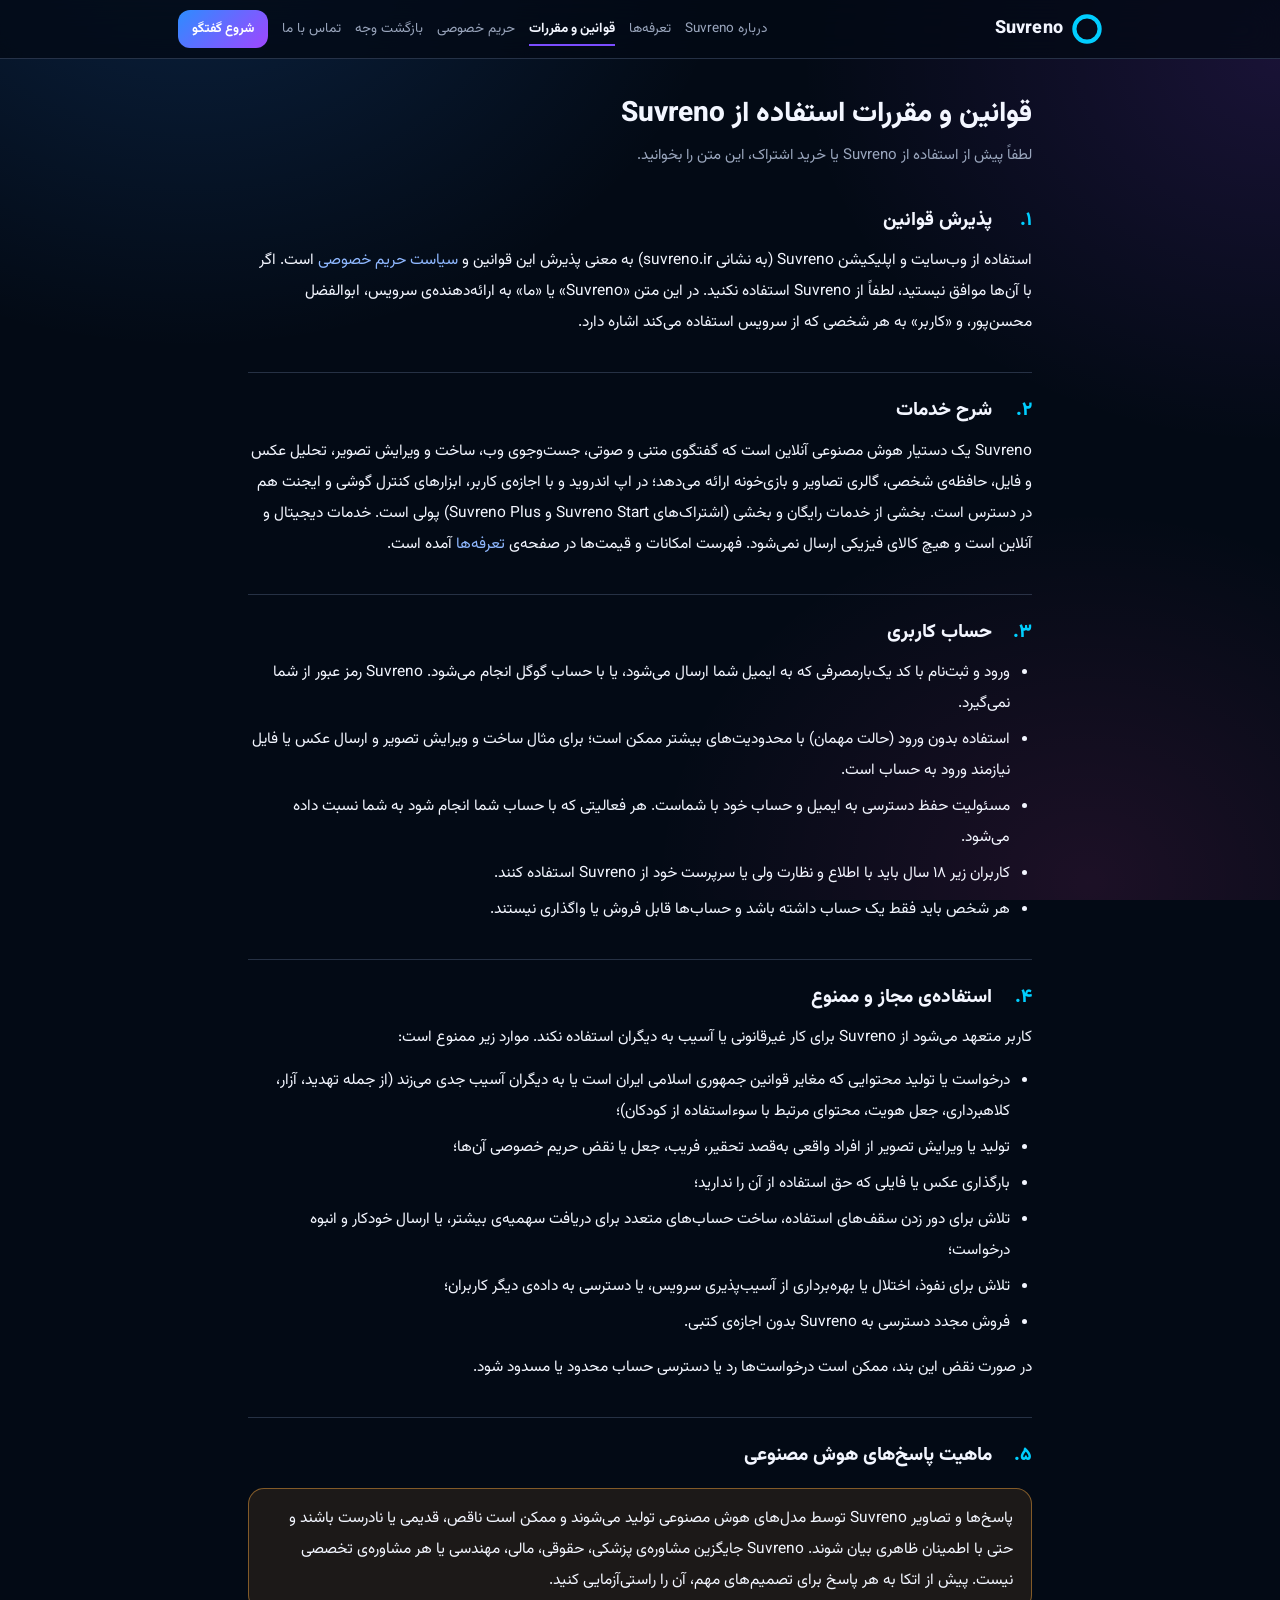
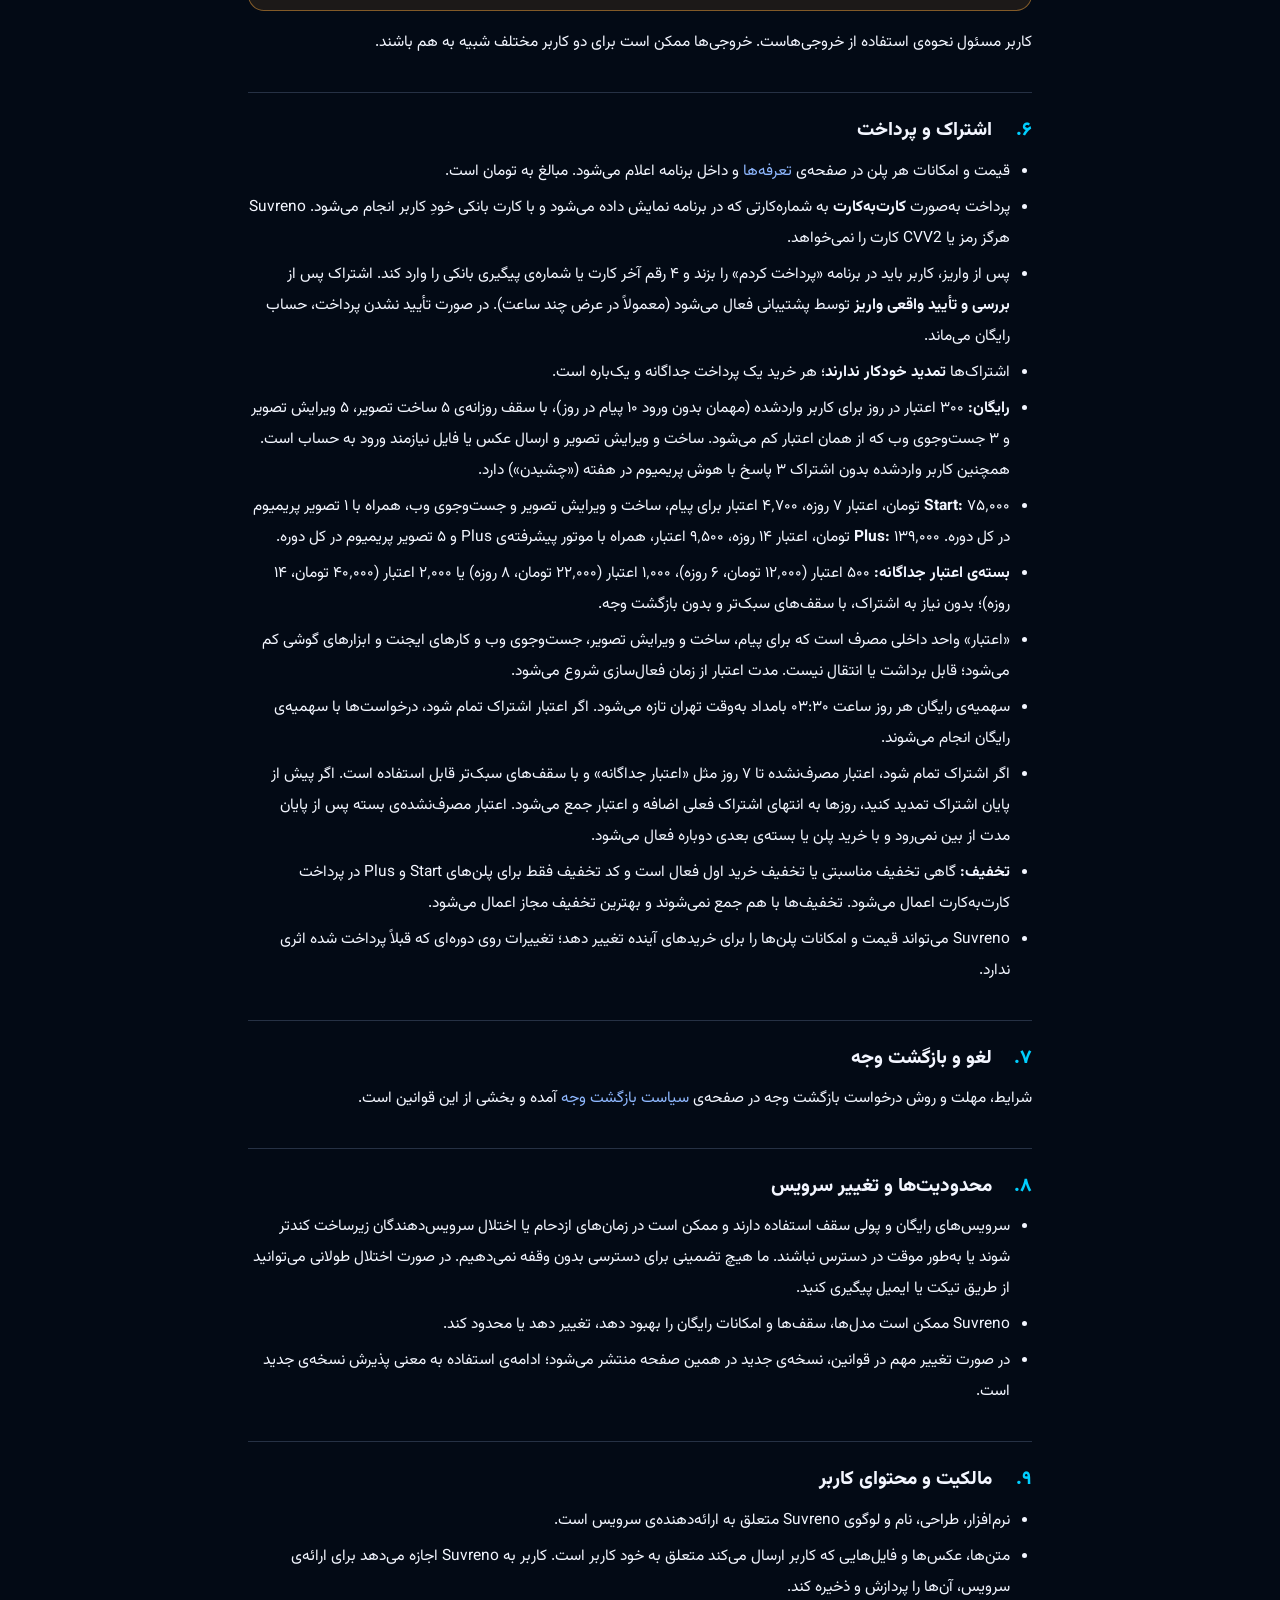
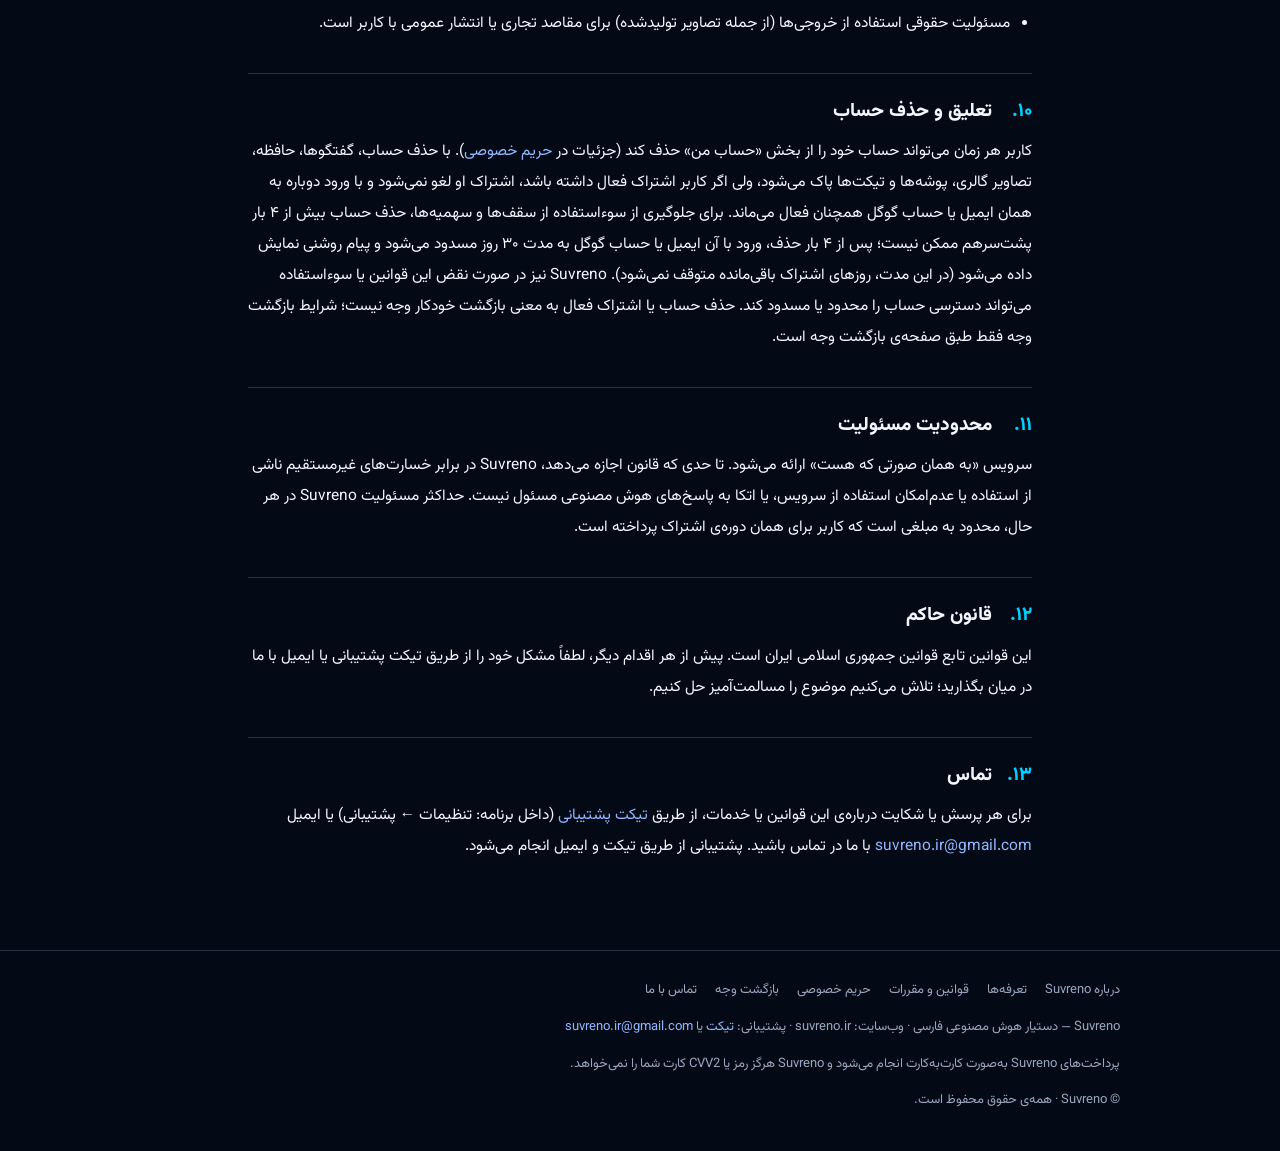
<file: terms.html>
<!DOCTYPE html>
<html lang="fa" dir="rtl">
<head>
<meta charset="UTF-8">
<meta name="viewport" content="width=device-width,initial-scale=1">
<meta name="theme-color" content="#050b18">
<title>قوانین و مقررات | Suvreno</title>
<meta name="description" content="قوانین و مقررات استفاده از Suvreno شامل شرایط حساب کاربری، استفاده‌ی مجاز، اشتراک و پرداخت، بازگشت وجه و محدودیت مسئولیت.">
<link rel="preconnect" href="https://fonts.googleapis.com">
<link rel="preconnect" href="https://fonts.gstatic.com" crossorigin>
<link href="https://fonts.googleapis.com/css2?family=Vazirmatn:wght@400;500;600;700;800&display=swap" rel="stylesheet">
<link rel="stylesheet" href="pages.css?v=1">
<link rel="icon" href="logo.svg" type="image/svg+xml">
<script>(function(){try{var p=localStorage.getItem('AM_THEME_PREF')||'dark';var l=p==='light'||(p==='system'&&window.matchMedia&&matchMedia('(prefers-color-scheme: light)').matches);if(l)document.documentElement.setAttribute('data-theme','light');}catch(e){}})();</script>
<script>(function(){try{var n=window.SuvrenoNative;if(n&&typeof n.isMyket==="function"&&n.isMyket()===true)document.documentElement.classList.add("is-myket");}catch(e){}})();</script>
<style>.only-myket{display:none}.is-myket .only-myket{display:revert}.is-myket .no-myket{display:none}</style>
</head>
<body>
<header class="site-head">
  <div class="site-head-in">
    <a class="brand" href="index.html" aria-label="Suvreno — صفحه‌ی اصلی"><svg viewBox="0 0 100 100" aria-hidden="true"><defs><linearGradient id="lg" x1="0" y1="0" x2="100" y2="100"><stop offset="0" stop-color="#00cfff"/><stop offset=".5" stop-color="#7b4dff"/><stop offset="1" stop-color="#ff4be4"/></linearGradient></defs><circle cx="50" cy="50" r="42" fill="none" stroke="url(#lg)" stroke-width="14"/></svg><span>Suvreno</span></a>
    <nav class="site-nav" aria-label="منوی اصلی"><a href="about.html">درباره Suvreno</a><a href="pricing.html">تعرفه‌ها</a><a href="terms.html" aria-current="page">قوانین و مقررات</a><a href="privacy.html">حریم خصوصی</a><a href="refund.html">بازگشت وجه</a><a href="contact.html">تماس با ما</a></nav>
    <a class="head-cta" href="index.html">شروع گفتگو</a>
  </div>
</header>
<main class="wrap">

<h1>قوانین و مقررات استفاده از Suvreno</h1>
<p class="lead">لطفاً پیش از استفاده از Suvreno یا خرید اشتراک، این متن را بخوانید.</p>
<div class="clauses">
<h2><span class="n">۱.</span><span>پذیرش قوانین</span></h2>
<p>استفاده از وب‌سایت و اپلیکیشن Suvreno (به نشانی <span class="ltr">suvreno.ir</span>) به معنی پذیرش این قوانین و <a href="privacy.html">سیاست حریم خصوصی</a> است. اگر با آن‌ها موافق نیستید، لطفاً از Suvreno استفاده نکنید. در این متن «Suvreno» یا «ما» به ارائه‌دهنده‌ی سرویس، ابوالفضل محسن‌پور، و «کاربر» به هر شخصی که از سرویس استفاده می‌کند اشاره دارد.</p>
<h2><span class="n">۲.</span><span>شرح خدمات</span></h2>
<p>Suvreno یک دستیار هوش مصنوعی آنلاین است که گفتگوی متنی و صوتی، جست‌وجوی وب، ساخت و ویرایش تصویر، تحلیل عکس و فایل، حافظه‌ی شخصی، گالری تصاویر و بازی‌خونه ارائه می‌دهد؛ در اپ اندروید و با اجازه‌ی کاربر، ابزارهای کنترل گوشی و ایجنت هم در دسترس است. بخشی از خدمات رایگان و بخشی (اشتراک‌های Suvreno Start و Suvreno Plus) پولی است. خدمات دیجیتال و آنلاین است و هیچ کالای فیزیکی ارسال نمی‌شود. فهرست امکانات و قیمت‌ها در صفحه‌ی <a href="pricing.html">تعرفه‌ها</a> آمده است.</p>
<h2><span class="n">۳.</span><span>حساب کاربری</span></h2>
<ul><li>ورود و ثبت‌نام با کد یک‌بارمصرفی که به ایمیل شما ارسال می‌شود، یا با حساب گوگل انجام می‌شود. Suvreno رمز عبور از شما نمی‌گیرد.</li><li>استفاده بدون ورود (حالت مهمان) با محدودیت‌های بیشتر ممکن است؛ برای مثال ساخت و ویرایش تصویر و ارسال عکس یا فایل نیازمند ورود به حساب است.</li><li>مسئولیت حفظ دسترسی به ایمیل و حساب خود با شماست. هر فعالیتی که با حساب شما انجام شود به شما نسبت داده می‌شود.</li><li>کاربران زیر ۱۸ سال باید با اطلاع و نظارت ولی یا سرپرست خود از Suvreno استفاده کنند.</li><li>هر شخص باید فقط یک حساب داشته باشد و حساب‌ها قابل فروش یا واگذاری نیستند.</li></ul>
<h2><span class="n">۴.</span><span>استفاده‌ی مجاز و ممنوع</span></h2>
<p>کاربر متعهد می‌شود از Suvreno برای کار غیرقانونی یا آسیب به دیگران استفاده نکند. موارد زیر ممنوع است:</p><ul><li>درخواست یا تولید محتوایی که مغایر قوانین جمهوری اسلامی ایران است یا به دیگران آسیب جدی می‌زند (از جمله تهدید، آزار، کلاهبرداری، جعل هویت، محتوای مرتبط با سوءاستفاده از کودکان)؛</li><li>تولید یا ویرایش تصویر از افراد واقعی به‌قصد تحقیر، فریب، جعل یا نقض حریم خصوصی آن‌ها؛</li><li>بارگذاری عکس یا فایلی که حق استفاده از آن را ندارید؛</li><li>تلاش برای دور زدن سقف‌های استفاده، ساخت حساب‌های متعدد برای دریافت سهمیه‌ی بیشتر، یا ارسال خودکار و انبوه درخواست؛</li><li>تلاش برای نفوذ، اختلال یا بهره‌برداری از آسیب‌پذیری سرویس، یا دسترسی به داده‌ی دیگر کاربران؛</li><li>فروش مجدد دسترسی به Suvreno بدون اجازه‌ی کتبی.</li></ul><p>در صورت نقض این بند، ممکن است درخواست‌ها رد یا دسترسی حساب محدود یا مسدود شود.</p>
<h2><span class="n">۵.</span><span>ماهیت پاسخ‌های هوش مصنوعی</span></h2>
<div class="box warn"><p>پاسخ‌ها و تصاویر Suvreno توسط مدل‌های هوش مصنوعی تولید می‌شوند و ممکن است ناقص، قدیمی یا نادرست باشند و حتی با اطمینان ظاهری بیان شوند. Suvreno جایگزین مشاوره‌ی پزشکی، حقوقی، مالی، مهندسی یا هر مشاوره‌ی تخصصی نیست. پیش از اتکا به هر پاسخ برای تصمیم‌های مهم، آن را راستی‌آزمایی کنید.</p></div><p>کاربر مسئول نحوه‌ی استفاده از خروجی‌هاست. خروجی‌ها ممکن است برای دو کاربر مختلف شبیه به هم باشند.</p>
<h2><span class="n">۶.</span><span>اشتراک و پرداخت</span></h2>
<ul><li>قیمت و امکانات هر پلن در صفحه‌ی <a href="pricing.html">تعرفه‌ها</a> و داخل برنامه اعلام می‌شود. مبالغ به تومان است.</li><li class="only-myket">در نسخه‌ی مایکتیِ برنامه، پرداخت از طریق <b>درگاه پرداخت درون‌برنامه‌ای مایکت</b> و با حساب مایکت خودِ کاربر انجام می‌شود. Suvreno هرگز رمز یا CVV2 کارت را نمی‌خواهد. اشتراک فقط پس از تأیید پرداخت توسط مایکت فعال می‌شود و در صورت تأییدنشدن، حساب رایگان می‌ماند.</li><li class="no-myket">پرداخت به‌صورت <b>کارت‌به‌کارت</b> به شماره‌کارتی که در برنامه نمایش داده می‌شود و با کارت بانکی خودِ کاربر انجام می‌شود. Suvreno هرگز رمز یا CVV2 کارت را نمی‌خواهد.</li><li class="no-myket">پس از واریز، کاربر باید در برنامه «پرداخت کردم» را بزند و ۴ رقم آخر کارت یا شماره‌ی پیگیری بانکی را وارد کند. اشتراک پس از <b>بررسی و تأیید واقعی واریز</b> توسط پشتیبانی فعال می‌شود (معمولاً در عرض چند ساعت). در صورت تأیید نشدن پرداخت، حساب رایگان می‌ماند.</li><li>اشتراک‌ها <b>تمدید خودکار ندارند</b>؛ هر خرید یک پرداخت جداگانه و یک‌باره است.</li><li><b>رایگان:</b> ۳۰۰ اعتبار در روز برای کاربر واردشده (مهمان بدون ورود ۱۰ پیام در روز)، با سقف روزانه‌ی ۵ ساخت تصویر، ۵ ویرایش تصویر و ۳ جست‌وجوی وب که از همان اعتبار کم می‌شود. ساخت و ویرایش تصویر و ارسال عکس یا فایل نیازمند ورود به حساب است. همچنین کاربر واردشده بدون اشتراک ۳ پاسخ با هوش پریمیوم در هفته («چشیدن») دارد.</li><li><b>Start:</b> ۷۵٬۰۰۰ تومان، اعتبار ۷ روزه، ۴٬۷۰۰ اعتبار برای پیام، ساخت و ویرایش تصویر و جست‌وجوی وب، همراه با ۱ تصویر پریمیوم در کل دوره. <b>Plus:</b> ۱۳۹٬۰۰۰ تومان، اعتبار ۱۴ روزه، ۹٬۵۰۰ اعتبار، همراه با موتور پیشرفته‌ی Plus و ۵ تصویر پریمیوم در کل دوره.</li><li><b>بسته‌ی اعتبار جداگانه:</b> ۵۰۰ اعتبار (۱۲٬۰۰۰ تومان، ۶ روزه)، ۱٬۰۰۰ اعتبار (۲۲٬۰۰۰ تومان، ۸ روزه) یا ۲٬۰۰۰ اعتبار (۴۰٬۰۰۰ تومان، ۱۴ روزه)؛ بدون نیاز به اشتراک، با سقف‌های سبک‌تر و بدون بازگشت وجه.</li><li>«اعتبار» واحد داخلی مصرف است که برای پیام، ساخت و ویرایش تصویر، جست‌وجوی وب و کارهای ایجنت و ابزارهای گوشی کم می‌شود؛ قابل برداشت یا انتقال نیست. مدت اعتبار از زمان فعال‌سازی شروع می‌شود.</li><li>سهمیه‌ی رایگان هر روز ساعت ۰۳:۳۰ بامداد به‌وقت تهران تازه می‌شود. اگر اعتبار اشتراک تمام شود، درخواست‌ها با سهمیه‌ی رایگان انجام می‌شوند.</li><li>اگر اشتراک تمام شود، اعتبار مصرف‌نشده تا ۷ روز مثل «اعتبار جداگانه» و با سقف‌های سبک‌تر قابل استفاده است. اگر پیش از پایان اشتراک تمدید کنید، روزها به انتهای اشتراک فعلی اضافه و اعتبار جمع می‌شود. اعتبار مصرف‌نشده‌ی بسته پس از پایان مدت از بین نمی‌رود و با خرید پلن یا بسته‌ی بعدی دوباره فعال می‌شود.</li><li class="no-myket"><b>تخفیف:</b> گاهی تخفیف مناسبتی یا تخفیف خرید اول فعال است و کد تخفیف فقط برای پلن‌های Start و Plus در پرداخت کارت‌به‌کارت اعمال می‌شود. تخفیف‌ها با هم جمع نمی‌شوند و بهترین تخفیف مجاز اعمال می‌شود.</li><li>Suvreno می‌تواند قیمت و امکانات پلن‌ها را برای خریدهای آینده تغییر دهد؛ تغییرات روی دوره‌ای که قبلاً پرداخت شده اثری ندارد.</li></ul>
<h2><span class="n">۷.</span><span>لغو و بازگشت وجه</span></h2>
<p>شرایط، مهلت و روش درخواست بازگشت وجه در صفحه‌ی <a href="refund.html">سیاست بازگشت وجه</a> آمده و بخشی از این قوانین است.</p>
<h2><span class="n">۸.</span><span>محدودیت‌ها و تغییر سرویس</span></h2>
<ul><li>سرویس‌های رایگان و پولی سقف استفاده دارند و ممکن است در زمان‌های ازدحام یا اختلال سرویس‌دهندگان زیرساخت کندتر شوند یا به‌طور موقت در دسترس نباشند. ما هیچ تضمینی برای دسترسی بدون وقفه نمی‌دهیم. در صورت اختلال طولانی می‌توانید از طریق تیکت یا ایمیل پیگیری کنید.</li><li>Suvreno ممکن است مدل‌ها، سقف‌ها و امکانات رایگان را بهبود دهد، تغییر دهد یا محدود کند.</li><li>در صورت تغییر مهم در قوانین، نسخه‌ی جدید در همین صفحه منتشر می‌شود؛ ادامه‌ی استفاده به معنی پذیرش نسخه‌ی جدید است.</li></ul>
<h2><span class="n">۹.</span><span>مالکیت و محتوای کاربر</span></h2>
<ul><li>نرم‌افزار، طراحی، نام و لوگوی Suvreno متعلق به ارائه‌دهنده‌ی سرویس است.</li><li>متن‌ها، عکس‌ها و فایل‌هایی که کاربر ارسال می‌کند متعلق به خود کاربر است. کاربر به Suvreno اجازه می‌دهد برای ارائه‌ی سرویس، آن‌ها را پردازش و ذخیره کند.</li><li>مسئولیت حقوقی استفاده از خروجی‌ها (از جمله تصاویر تولیدشده) برای مقاصد تجاری یا انتشار عمومی با کاربر است.</li></ul>
<h2><span class="n">۱۰.</span><span>تعلیق و حذف حساب</span></h2>
<p>کاربر هر زمان می‌تواند حساب خود را از بخش «حساب من» حذف کند (جزئیات در <a href="privacy.html">حریم خصوصی</a>). با حذف حساب، گفتگوها، حافظه، تصاویر گالری، پوشه‌ها و تیکت‌ها پاک می‌شود، ولی اگر کاربر اشتراک فعال داشته باشد، اشتراک او لغو نمی‌شود و با ورود دوباره به همان ایمیل یا حساب گوگل همچنان فعال می‌ماند. برای جلوگیری از سوءاستفاده از سقف‌ها و سهمیه‌ها، حذف حساب بیش از ۴ بار پشت‌سرهم ممکن نیست؛ پس از ۴ بار حذف، ورود با آن ایمیل یا حساب گوگل به مدت ۳۰ روز مسدود می‌شود و پیام روشنی نمایش داده می‌شود (در این مدت، روزهای اشتراک باقی‌مانده متوقف نمی‌شود). Suvreno نیز در صورت نقض این قوانین یا سوءاستفاده می‌تواند دسترسی حساب را محدود یا مسدود کند. حذف حساب یا اشتراک فعال به معنی بازگشت خودکار وجه نیست؛ شرایط بازگشت وجه فقط طبق صفحه‌ی بازگشت وجه است.</p>
<h2><span class="n">۱۱.</span><span>محدودیت مسئولیت</span></h2>
<p>سرویس «به همان صورتی که هست» ارائه می‌شود. تا حدی که قانون اجازه می‌دهد، Suvreno در برابر خسارت‌های غیرمستقیم ناشی از استفاده یا عدم‌امکان استفاده از سرویس، یا اتکا به پاسخ‌های هوش مصنوعی مسئول نیست. حداکثر مسئولیت Suvreno در هر حال، محدود به مبلغی است که کاربر برای همان دوره‌ی اشتراک پرداخته است.</p>
<h2><span class="n">۱۲.</span><span>قانون حاکم</span></h2>
<p>این قوانین تابع قوانین جمهوری اسلامی ایران است. پیش از هر اقدام دیگر، لطفاً مشکل خود را از طریق تیکت پشتیبانی یا ایمیل با ما در میان بگذارید؛ تلاش می‌کنیم موضوع را مسالمت‌آمیز حل کنیم.</p>
<h2><span class="n">۱۳.</span><span>تماس</span></h2>
<p>برای هر پرسش یا شکایت درباره‌ی این قوانین یا خدمات، از طریق <a href="index.html?support=1">تیکت پشتیبانی</a> (داخل برنامه: تنظیمات ← پشتیبانی) یا ایمیل <a class="ltr" href="mailto:suvreno.ir@gmail.com">suvreno.ir@gmail.com</a> با ما در تماس باشید. پشتیبانی از طریق تیکت و ایمیل انجام می‌شود.</p>
</div>

</main>
<footer class="site-foot">
  <div class="site-foot-in">
    <div class="foot-links"><a href="about.html">درباره Suvreno</a><a href="pricing.html">تعرفه‌ها</a><a href="terms.html">قوانین و مقررات</a><a href="privacy.html">حریم خصوصی</a><a href="refund.html">بازگشت وجه</a><a href="contact.html">تماس با ما</a></div>
    <div class="foot-note">Suvreno — دستیار هوش مصنوعی فارسی · وب‌سایت: <span class="ltr">suvreno.ir</span> · پشتیبانی: <a href="index.html?support=1">تیکت</a> یا <a class="ltr" href="mailto:suvreno.ir@gmail.com">suvreno.ir@gmail.com</a></div>
    <div class="foot-note no-myket">پرداخت‌های Suvreno به‌صورت کارت‌به‌کارت انجام می‌شود و Suvreno هرگز رمز یا CVV2 کارت شما را نمی‌خواهد.</div>
    <div class="foot-note only-myket">در این نسخه‌ی برنامه، پرداخت از طریق درگاه درون‌برنامه‌ای مایکت انجام می‌شود و Suvreno هرگز رمز یا CVV2 کارت شما را نمی‌خواهد.</div>
    <!-- اگر نماد اعتماد الکترونیکی (اینماد) یا ساماندهی دارید، کد آن را همین‌جا قرار دهید. -->
    <div class="foot-note">© Suvreno · همه‌ی حقوق محفوظ است.</div>
  </div>
</footer>
</body>
</html>
</file>
<file: pages.css>
/* =====================================================================
   Suvreno — استایل صفحات عمومی (تعرفه‌ها، قوانین، حریم خصوصی، بازگشت وجه، تماس، درباره)
   فایل کاملاً مستقل از style.css است (style.css برای اپ چت overflow:hidden دارد و این صفحات باید اسکرول شوند).
   ===================================================================== */
*{box-sizing:border-box;-webkit-tap-highlight-color:transparent}
:root{
  --bg:#030A15;
  --ink:#f3f6ff;
  --muted:#9aa6bd;
  --line:rgba(130,150,190,.28);
  --card:rgba(14,24,44,.62);
  --card2:rgba(255,255,255,.04);
  --c1:#00cfff;--c2:#7b4dff;--c3:#ff4be4;
  --btn:linear-gradient(135deg,#2d8cff,#a046ff);
  --warn-bg:rgba(255,170,60,.10);--warn-line:rgba(255,170,60,.45);
  --ok-bg:rgba(60,200,120,.10);--ok-line:rgba(60,200,120,.45);
  --link:#8fb8ff;
}
[data-theme="light"]{
  --bg:#f3f5fb;--ink:#12172a;--muted:#566079;--line:rgba(50,60,90,.18);
  --card:rgba(255,255,255,.85);--card2:rgba(20,30,55,.04);--link:#2358c9;
  --warn-bg:rgba(255,170,60,.16);--ok-bg:rgba(60,200,120,.14);
}
html{scroll-behavior:smooth}
body{
  margin:0;min-height:100vh;color:var(--ink);background:var(--bg);
  font-family:"Vazirmatn",Tahoma,sans-serif;font-size:15.5px;line-height:2;
  -webkit-text-size-adjust:100%;text-size-adjust:100%;
  background-image:
    radial-gradient(ellipse 900px 700px at 15% -8%,rgba(45,140,255,.18),transparent 60%),
    radial-gradient(ellipse 800px 650px at 100% 6%,rgba(160,70,255,.14),transparent 60%),
    radial-gradient(ellipse 700px 600px at 85% 98%,rgba(255,70,190,.10),transparent 62%);
  background-attachment:fixed;
}
[data-theme="light"] body{
  background-image:
    radial-gradient(ellipse 900px 700px at 15% -8%,rgba(90,150,255,.16),transparent 60%),
    radial-gradient(ellipse 800px 650px at 100% 6%,rgba(160,110,255,.12),transparent 60%);
}
a{color:var(--link);text-decoration:none}
a:hover{text-decoration:underline}
a:focus-visible,button:focus-visible{outline:2px solid var(--c1);outline-offset:3px;border-radius:6px}

/* ---------- هدر ---------- */
.site-head{
  position:sticky;top:0;z-index:20;
  background:rgba(3,10,21,.78);backdrop-filter:blur(16px);-webkit-backdrop-filter:blur(16px);
  border-bottom:1px solid var(--line);
}
[data-theme="light"] .site-head{background:rgba(243,245,251,.85)}
.site-head-in{max-width:960px;margin:0 auto;padding:10px 18px;display:flex;align-items:center;gap:14px;flex-wrap:wrap}
.brand{display:flex;align-items:center;gap:9px;color:var(--ink);font-weight:800;font-size:18px;letter-spacing:.2px}
.brand:hover{text-decoration:none}
.brand svg{width:30px;height:30px;flex:none}
.site-nav{display:flex;gap:4px 14px;flex-wrap:wrap;margin-inline-start:auto;font-size:13.5px}
.site-nav a{color:var(--muted);padding:2px 0;border-bottom:2px solid transparent}
.site-nav a:hover{color:var(--ink);text-decoration:none}
.site-nav a[aria-current="page"]{color:var(--ink);border-bottom-color:var(--c2);font-weight:700}
.head-cta{
  background:var(--btn);color:#fff!important;font-weight:700;font-size:13px;border-radius:12px;padding:6px 14px;white-space:nowrap
}
.head-cta:hover{text-decoration:none;filter:brightness(1.1)}

/* ---------- محتوا ---------- */
.wrap{max-width:820px;margin:0 auto;padding:34px 18px 56px}
.wrap.wide{max-width:960px}
h1{margin:0 0 6px;font-size:28px;line-height:1.5;font-weight:800}
.lead{margin:0 0 26px;color:var(--muted);font-size:15px}
h2{margin:34px 0 8px;font-size:19px;line-height:1.7;font-weight:800}
h3{margin:20px 0 4px;font-size:16px;font-weight:700}
p{margin:0 0 12px}
ul,ol{margin:0 0 14px;padding-inline-start:22px}
li{margin-bottom:5px}
.updated{display:inline-block;margin-bottom:22px;font-size:12.5px;color:var(--muted);border:1px solid var(--line);border-radius:999px;padding:1px 12px}
.clauses h2{display:flex;gap:10px;align-items:baseline;border-top:1px solid var(--line);padding-top:22px}
.clauses h2 .n{color:var(--c1);font-weight:800;min-width:1.6em}
.clauses h2:first-of-type{border-top:0;padding-top:0}
.box{padding:14px 18px;border-radius:16px;border:1px solid var(--line);background:var(--card2);margin:16px 0}
.box.warn{background:var(--warn-bg);border-color:var(--warn-line)}
.box.ok{background:var(--ok-bg);border-color:var(--ok-line)}
.box p:last-child,.box ul:last-child{margin-bottom:0}
.facts{width:100%;border-collapse:collapse;margin:8px 0 16px;font-size:14.5px}
.facts th,.facts td{padding:9px 10px;border-bottom:1px solid var(--line);text-align:start;vertical-align:top}
.facts th{width:34%;color:var(--muted);font-weight:600}

/* ---------- تعرفه‌ها ---------- */
.plans{display:grid;grid-template-columns:repeat(3,1fr);gap:14px;margin:22px 0 10px;align-items:stretch}
.plan{
  position:relative;display:flex;flex-direction:column;padding:22px 18px 18px;border-radius:22px;
  background:var(--card);border:1px solid var(--line);
}
.plan.best{
  --bgc:rgba(9,16,32,.96);
  border:1.5px solid transparent;
  background:
    linear-gradient(var(--bgc),var(--bgc)) padding-box,
    linear-gradient(135deg,var(--c1),var(--c2),var(--c3)) border-box;
}
[data-theme="light"] .plan.best{--bgc:#fff}
.plan .tag{
  position:absolute;top:-11px;inset-inline-start:18px;background:var(--btn);color:#fff;
  font-size:11.5px;font-weight:700;border-radius:999px;padding:1px 12px;line-height:1.9
}
.plan h3{margin:0;font-size:17px}
.plan .for{margin:4px 0 14px;color:var(--muted);font-size:13px;line-height:1.8;min-height:3.6em}
.price{display:flex;align-items:baseline;gap:6px;margin:0}
.price b{font-size:34px;line-height:1.3;font-weight:800}
.price span{color:var(--muted);font-size:13.5px}
.per{margin:0 0 14px;color:var(--muted);font-size:12.5px}
.plan ul{list-style:none;padding:0;margin:0 0 18px;font-size:13.5px;line-height:1.9}
.plan li{padding-inline-start:22px;position:relative;margin-bottom:3px}
.plan li::before{content:"✓";position:absolute;inset-inline-start:0;color:var(--c1);font-weight:800}
.plan .btn{margin-top:auto}
.btn{
  display:block;text-align:center;border:0;border-radius:14px;padding:11px 14px;font-family:inherit;font-weight:800;
  font-size:14.5px;color:#fff!important;background:var(--btn);cursor:pointer
}
.btn:hover{text-decoration:none;filter:brightness(1.1)}
.btn.ghost{background:var(--card2);border:1px solid var(--line);color:var(--ink)!important}
.table-scroll{overflow-x:auto;border:1px solid var(--line);border-radius:16px;margin:12px 0 8px}
.cmp{width:100%;min-width:560px;border-collapse:collapse;font-size:13.5px}
.cmp th,.cmp td{padding:10px 12px;border-bottom:1px solid var(--line);text-align:center}
.cmp th:first-child,.cmp td:first-child{text-align:start;font-weight:600}
.cmp thead th{background:var(--card2);font-weight:800}
.cmp tr:last-child td{border-bottom:0}
.cmp td.hl{background:rgba(160,70,255,.10);font-weight:700}
.muted{color:var(--muted)}
.small{font-size:13px}

/* ---------- تماس ---------- */
.mail-card{
  display:flex;flex-direction:column;gap:10px;align-items:flex-start;padding:22px;border-radius:22px;
  background:var(--card);border:1px solid var(--line);margin:16px 0
}
.mail-card .addr{font-size:22px;font-weight:800;direction:ltr;unicode-bidi:isolate;word-break:break-all}
.ltr{direction:ltr;unicode-bidi:isolate;display:inline-block}

/* ---------- فوتر ---------- */
.site-foot{border-top:1px solid var(--line);margin-top:20px;padding:26px 18px 38px;color:var(--muted);font-size:13px}
.site-foot-in{max-width:960px;margin:0 auto;display:flex;flex-direction:column;gap:12px}
.foot-links{display:flex;flex-wrap:wrap;gap:4px 18px}
.foot-links a{color:var(--muted)}
.foot-links a:hover{color:var(--ink)}
.foot-note{line-height:1.9}

@media (max-width:760px){
  body{font-size:15px}
  h1{font-size:24px}
  .plans{grid-template-columns:1fr}
  .plan .for{min-height:0}
  .site-nav{margin-inline-start:0;width:100%;order:3;font-size:13px}
  .facts th{width:42%}
}
@media (prefers-reduced-motion:reduce){html{scroll-behavior:auto}}
</file>
<file: style.css>
/* فونت وزیرمتن روی خودِ سایت (اگر فایل Vazirmatn.woff2 کنار index.html آپلود شده باشد)؛
   اگر نبود، مرورگر خودکار به وزیرمتنِ گوگل برمی‌گردد */
@font-face{
  font-family:"SuvVazir";
  src:url("Vazirmatn.woff2") format("woff2"),
      url("https://cdn.jsdelivr.net/gh/rastikerdar/vazirmatn@v33.003/fonts/webfonts/Vazirmatn%5Bwght%5D.woff2") format("woff2");
  font-weight:100 900;
  font-style:normal;
  font-display:swap;
}

:root{
  /* پیش‌فرضِ رنگ‌های تم (اگر theme.css لود نشد؛ theme.css بعد از این‌ها مقدارشان را طبقِ تمِ انتخابی عوض می‌کند) */
  --ac1:#2de2c8; --ac1-rgb:45,226,200; --ac1d:#14b8a6;
  --ac2:#ffc857; --ac2-rgb:255,200,87;
  --ac3:#6d7cff; --ac3-rgb:109,124,255;
  --ac-soft:#5eead4; --ac-ink:#0f766e; --sv-on-accent:#04141a;
  --surf-rgb:9,15,28; --surf2-rgb:14,22,40; --surf3-rgb:8,13,26; --deep-rgb:6,10,20;
}

*{
  box-sizing:border-box;
  -webkit-tap-highlight-color:transparent;
}

:root{
  --bg:#030A15;
  --panel:rgba(var(--surf-rgb),.55);
  --panel2:rgba(var(--surf2-rgb),.55);
  --border:rgba(130,150,190,.35);
  --text:#f3f6ff;
  --muted:#8995aa;

  /* professional monochrome button palette (replaces the old rainbow gradients) */
  --btn-bg:rgba(255,255,255,.055);
  --btn-bg-hover:rgba(255,255,255,.095);
  --btn-border:rgba(255,255,255,.14);
  --btn-text:#eef2fb;
  --btn-accent:var(--ac-soft);

  --glow:0 0 25px rgba(var(--ac1-rgb),.10),0 0 45px rgba(var(--ac3-rgb),.08);
}

html,
body{
  margin:0;
  width:100%;
  height:100%;
  overflow:hidden;
  background:var(--bg);
  color:var(--text);
  font-family:"SuvVazir","Vazirmatn",Tahoma,"Segoe UI",system-ui,sans-serif;
  -webkit-text-size-adjust:100%;
  -moz-text-size-adjust:100%;
  text-size-adjust:100%;
  font-synthesis:none;
}

body{
  background:
    radial-gradient(ellipse 900px 700px at 18% -8%,rgba(var(--ac1-rgb),.20),transparent 60%),
    radial-gradient(ellipse 800px 650px at 100% 8%,rgba(var(--ac3-rgb),.16),transparent 60%),
    radial-gradient(ellipse 700px 600px at 85% 95%,rgba(var(--ac2-rgb),.13),transparent 62%),
    radial-gradient(ellipse 600px 500px at 5% 90%,rgba(var(--ac1-rgb),.10),transparent 60%),
    linear-gradient(180deg,#050B1C 0%,#040914 45%,#030711 100%);
  background-attachment:fixed;
}

input,
select,
button,
textarea{
  font-family:inherit;
  -webkit-text-size-adjust:100%;
  text-size-adjust:100%;
}

button{
  border:0;
  cursor:pointer;
  color:inherit;
  outline:none;
}

button:focus,
button:active,
textarea:focus{
  outline:none;
  box-shadow:none;
}

#app{
  width:100%;
  height:100%;
  position:relative;
}


/* =========================================
   HEADER
========================================= */

.topbar{
  height:96px;
  display:grid;
  grid-template-columns:70px 1fr 110px;
  align-items:center;
  padding:10px 18px;
  border-bottom:1px solid rgba(255,255,255,.08);
  background:
    linear-gradient(120deg,rgba(var(--ac1-rgb),.38) 0%,rgba(var(--ac3-rgb),.32) 50%,rgba(var(--ac2-rgb),.28) 100%),
    #0a1226;
  backdrop-filter:blur(18px);
  -webkit-backdrop-filter:blur(18px);
  position:relative;
  z-index:95;
}

.header-left{
  display:flex;
  align-items:center;
  gap:8px;
}

.header-right{
  display:flex;
  justify-content:flex-end;
}

.icon-btn{
  width:46px;
  height:46px;
  border-radius:16px;
  background:var(--btn-bg);
  border:1px solid var(--btn-border);
  backdrop-filter:blur(14px);
  -webkit-backdrop-filter:blur(14px);
  display:flex;
  align-items:center;
  justify-content:center;
  transition:background .15s,transform .15s;
  color:var(--btn-text);
}

.icon-btn:active{
  transform:scale(.93);
}

.icon-btn:hover{
  background:var(--btn-bg-hover);
}

/* three-dot chat menu icon */
.chat-menu-btn .dots{
  display:flex;
  flex-direction:column;
  gap:3px;
  align-items:center;
}

.chat-menu-btn .dots i{
  width:4px;
  height:4px;
  border-radius:50%;
  background:var(--btn-text);
  display:block;
}

.new-chat-header-btn .plus-icon{
  font-size:calc(20px * var(--fs,1));
  font-weight:600;
  line-height:1;
}

/* sidebar toggle: two horizontal lines, top longer than bottom */
.sidebar-toggle-btn .two-lines{
  display:flex;
  flex-direction:column;
  gap:5px;
  align-items:flex-end;
}

.sidebar-toggle-btn .two-lines i{
  display:block;
  height:2.5px;
  border-radius:3px;
  background:var(--btn-text);
}

.sidebar-toggle-btn .two-lines i:nth-child(1){
  width:22px;
}

.sidebar-toggle-btn .two-lines i:nth-child(2){
  width:14px;
}


/* =========================================
   ANIMATED LOGO (header + welcome screen)
   three clipped copies fly apart / rotate,
   then reassemble into the final static logo
========================================= */

.brand-logo-wrap{
  display:flex;
  justify-content:center;
  align-items:center;
  height:100%;
}

.am-logo-anim{
  position:relative;
  width:56px;
  height:56px;
}

.am-logo-anim--big{
  width:min(72vw,340px);
  height:min(72vw,340px);
}

.am-logo-anim img{
  position:absolute;
  inset:0;
  width:100%;
  height:100%;
  object-fit:contain;
  background:transparent;
}

.am-logo-final{
  opacity:0;
  filter:none;
  animation:amLogoFinalIn 2.4s cubic-bezier(.2,.8,.2,1) forwards;
}

.am-logo-piece{
  animation-duration:2.4s;
  animation-timing-function:cubic-bezier(.2,.8,.2,1);
  animation-fill-mode:forwards;
}

.piece-a{
  /* upper-left sector: from the top line to the lower-left line (120deg) */
  clip-path:polygon(50% 50%,50% -200%,-200% -200%,-200% 194%);
  animation-name:amPieceA;
}

.piece-b{
  /* bottom sector: from the lower-left line to the lower-right line (120deg) */
  clip-path:polygon(50% 50%,-200% 194%,-200% 300%,300% 300%,300% 194%);
  animation-name:amPieceB;
}

.piece-c{
  /* upper-right sector: from the lower-right line to the top line (120deg) */
  clip-path:polygon(50% 50%,300% 194%,300% -200%,50% -200%);
  animation-name:amPieceC;
}

@keyframes amPieceA{
  0%{ transform:translate(-38px,-22px) rotate(-50deg); opacity:0; }
  55%{ transform:translate(-38px,-22px) rotate(-50deg); opacity:1; }
  100%{ transform:translate(0,0) rotate(0deg); opacity:1; }
}

@keyframes amPieceB{
  0%{ transform:translate(0,26px) rotate(30deg) scale(1.15); opacity:0; }
  55%{ transform:translate(0,26px) rotate(30deg) scale(1.15); opacity:1; }
  100%{ transform:translate(0,0) rotate(0deg) scale(1); opacity:1; }
}

@keyframes amPieceC{
  0%{ transform:translate(40px,-22px) rotate(60deg); opacity:0; }
  55%{ transform:translate(40px,-22px) rotate(60deg); opacity:1; }
  100%{ transform:translate(0,0) rotate(0deg); opacity:1; }
}

@keyframes amLogoFinalIn{
  0%,60%{ opacity:0; transform:scale(.85) rotate(0deg); }
  78%{ opacity:0; }
  86%{ opacity:1; transform:scale(1.06) rotate(4deg); }
  100%{ opacity:1; transform:scale(1) rotate(0deg); }
}

.am-logo-anim.settled .am-logo-piece{
  opacity:0;
}

.am-logo-anim.settled .am-logo-final{
  opacity:1;
  transform:scale(1) rotate(0deg);
}

/* small version used inside the "thinking" bubble — same split/rotate/
   reassemble animation as the welcome-screen logo, just compact */
.am-logo-anim--thinking{
  width:34px;
  height:34px;
}

/* thinking choreography: after the intro assembly the logo runs a 9s loop of
   different moves — breathe, 3D flip, slice-and-reassemble, squash bounce,
   wobble, hue glow + spin, ripple rings and an orbiting spark */
.am-logo-anim--thinking{ perspective:260px; }
.am-logo-anim--thinking.thinking-loop .am-logo-final{
  animation:amThinkFinal 9s ease-in-out infinite;
  will-change:transform,opacity,filter;
}
.am-logo-anim--thinking.thinking-loop .piece-a{ animation:amThinkSliceA 9s ease-in-out infinite; }
.am-logo-anim--thinking.thinking-loop .piece-b{ animation:amThinkSliceB 9s ease-in-out infinite; }
.am-logo-anim--thinking.thinking-loop .piece-c{ animation:amThinkSliceC 9s ease-in-out infinite; }
.am-logo-anim--thinking.thinking-loop::before{
  content:"";
  position:absolute;
  inset:-2px;
  border-radius:50%;
  border:2px solid rgba(var(--ac3-rgb),.75);
  box-shadow:0 0 12px rgba(var(--ac1-rgb),.45);
  opacity:0;
  pointer-events:none;
  animation:amThinkRing 9s ease-out infinite;
}
.am-logo-anim--thinking.thinking-loop::after{
  content:"";
  position:absolute;
  inset:-7px;
  border-radius:50%;
  background:radial-gradient(circle at 50% 3%,#fff 0 1.5px,rgba(var(--ac1-rgb),.95) 2.5px,rgba(var(--ac2-rgb),.55) 4.5px,transparent 7px);
  opacity:0;
  pointer-events:none;
  animation:amThinkOrbit 9s linear infinite;
}

@keyframes amThinkFinal{
  0%{ opacity:1; transform:translateY(0) rotateY(0deg) rotate(0deg) scale(1,1); filter:drop-shadow(0 0 0 rgba(var(--ac1-rgb),0)) hue-rotate(0deg); }
  5%{ transform:translateY(0) rotateY(0deg) rotate(0deg) scale(1.15,1.15); }
  10%{ transform:translateY(0) rotateY(0deg) rotate(0deg) scale(1,1); }
  12%{ transform:translateY(0) rotateY(0deg) rotate(0deg) scale(.94,.94); }
  22%{ transform:translateY(0) rotateY(360deg) rotate(0deg) scale(1.12,1.12); }
  25%{ opacity:1; transform:translateY(0) rotateY(360deg) rotate(0deg) scale(1,1); }
  25.5%{ opacity:0; }
  52%{ opacity:0; transform:translateY(0) rotateY(360deg) rotate(0deg) scale(1,1); }
  52.5%{ opacity:1; transform:translateY(0) rotateY(360deg) rotate(0deg) scale(1,1); }
  56%{ transform:translateY(-34%) rotateY(360deg) rotate(0deg) scale(.94,1.1); }
  60%{ transform:translateY(0) rotateY(360deg) rotate(0deg) scale(1.16,.82); }
  63%{ transform:translateY(0) rotateY(360deg) rotate(0deg) scale(1,1); }
  66%{ transform:translateY(0) rotateY(360deg) rotate(-14deg) scale(1,1); }
  69%{ transform:translateY(0) rotateY(360deg) rotate(12deg) scale(1,1); }
  72%{ transform:translateY(0) rotateY(360deg) rotate(-7deg) scale(1,1); }
  75%{ transform:translateY(0) rotateY(360deg) rotate(0deg) scale(1,1); filter:drop-shadow(0 0 0 rgba(var(--ac1-rgb),0)) hue-rotate(0deg); }
  84%{ transform:translateY(0) rotateY(360deg) rotate(0deg) scale(1.22,1.22); filter:drop-shadow(0 0 7px rgba(var(--ac1-rgb),.85)) hue-rotate(160deg); }
  92%{ transform:translateY(0) rotateY(360deg) rotate(200deg) scale(1.1,1.1); filter:drop-shadow(0 0 7px rgba(var(--ac2-rgb),.75)) hue-rotate(320deg); }
  100%{ opacity:1; transform:translateY(0) rotateY(360deg) rotate(360deg) scale(1,1); filter:drop-shadow(0 0 0 rgba(var(--ac1-rgb),0)) hue-rotate(360deg); }
}

@keyframes amThinkSliceA{
  0%,24.9%{ opacity:0; transform:translate(0,0) rotate(0deg); }
  25%{ opacity:1; }
  31%{ transform:translate(-30%,-18%) rotate(-7deg); }
  39%{ transform:translate(-30%,-18%) rotate(-7deg); }
  47%{ transform:translate(0,0) rotate(0deg); }
  51.4%{ opacity:1; }
  51.5%,100%{ opacity:0; transform:translate(0,0) rotate(0deg); }
}
@keyframes amThinkSliceB{
  0%,24.9%{ opacity:0; transform:translate(0,0) scale(1); }
  25%{ opacity:1; }
  33%{ transform:translate(0,36%) scale(1.06); }
  41%{ transform:translate(0,36%) scale(1.06); }
  48.5%{ transform:translate(0,0) scale(1); }
  51.4%{ opacity:1; }
  51.5%,100%{ opacity:0; transform:translate(0,0) scale(1); }
}
@keyframes amThinkSliceC{
  0%,24.9%{ opacity:0; transform:translate(0,0) rotate(0deg); }
  25%{ opacity:1; }
  35%{ transform:translate(30%,-18%) rotate(7deg); }
  43%{ transform:translate(30%,-18%) rotate(7deg); }
  50%{ transform:translate(0,0) rotate(0deg); }
  51.4%{ opacity:1; }
  51.5%,100%{ opacity:0; transform:translate(0,0) rotate(0deg); }
}

@keyframes amThinkRing{
  0%,74%{ opacity:0; transform:scale(.7); }
  76%{ opacity:.9; transform:scale(.8); }
  86%{ opacity:0; transform:scale(2.2); }
  89%{ opacity:0; transform:scale(.7); }
  91%{ opacity:.8; transform:scale(.8); }
  99%{ opacity:0; transform:scale(2.4); }
  100%{ opacity:0; }
}
@keyframes amThinkOrbit{
  0%,60%{ opacity:0; transform:rotate(0deg); }
  63%{ opacity:1; }
  96%{ opacity:1; transform:rotate(1080deg); }
  100%{ opacity:0; transform:rotate(1080deg); }
}

@media (prefers-reduced-motion:reduce){
  .am-logo-anim--thinking.thinking-loop .am-logo-final{ animation:amThinkingBreathe 1.6s ease-in-out infinite; }
  .am-logo-anim--thinking.thinking-loop .piece-a,
  .am-logo-anim--thinking.thinking-loop .piece-b,
  .am-logo-anim--thinking.thinking-loop .piece-c,
  .am-logo-anim--thinking.thinking-loop::before,
  .am-logo-anim--thinking.thinking-loop::after{ animation:none; opacity:0; }
}

@keyframes amThinkingBreathe{
  0%,100%{ transform:scale(1); opacity:1; }
  50%{ transform:scale(1.14); opacity:.75; }
}


/* welcome-screen logo (replaces the old welcome text bubble) */

.welcome-logo-wrap{
  position:absolute;
  top:50%;
  left:50%;
  transform:translate(-50%,-50%);
  display:flex;
  align-items:center;
  justify-content:center;
  pointer-events:none;
}


/* =========================================
   CHAT CONTEXT MENU (three-dot dropdown)
========================================= */

.chat-context-menu{
  position:fixed;
  top:86px;
  left:18px;
  z-index:210;
  min-width:210px;
  padding:6px;
  border-radius:18px;
  background:rgba(var(--surf-rgb),.97);
  border:1px solid var(--btn-border);
  backdrop-filter:blur(20px);
  -webkit-backdrop-filter:blur(20px);
  box-shadow:0 20px 50px rgba(0,0,0,.45);
  display:none;
  flex-direction:column;
  gap:2px;
}

.chat-context-menu.show{
  display:flex;
}

.chat-context-menu button{
  display:flex;
  align-items:center;
  gap:10px;
  padding:12px 14px;
  border-radius:12px;
  background:transparent;
  color:#e7edf9;
  font-size:calc(14px * var(--fs,1));
  text-align:right;
}

.chat-context-menu button:hover{
  background:rgba(255,255,255,.06);
}

.chat-context-menu button.danger{
  color:#ff8a8a;
}


/* =========================================
   SIDEBAR — half of the chat page width
========================================= */

.sidebar{
  position:fixed;
  top:0;
  right:-52%;
  width:50%;
  min-width:260px;
  height:100%;
  background:rgba(var(--surf-rgb),.94);
  backdrop-filter:blur(22px);
  -webkit-backdrop-filter:blur(22px);
  border-left:1px solid var(--border);
  z-index:100;
  padding:0;
  transition:right .25s ease;
  box-shadow:-20px 0 60px rgba(0,0,0,.35);
  display:flex;
  flex-direction:column;
  overflow:hidden;
}

.sidebar.open{
  right:0;
}

.sidebar-head{
  display:flex;
  justify-content:space-between;
  align-items:center;
  font-size:calc(22px * var(--fs,1));
  margin-bottom:25px;
}

.close-sidebar,
.modal-close{
  width:42px;
  height:42px;
  border-radius:14px;
  background:var(--btn-bg);
  font-size:calc(27px * var(--fs,1));
}

.side-action{
  width:100%;
  padding:15px;
  margin-bottom:10px;
  border-radius:17px;
  background:var(--panel2);
  border:1px solid var(--border);
  text-align:right;
  backdrop-filter:blur(10px);
  -webkit-backdrop-filter:blur(10px);
}

.side-action span{
  margin-left:10px;
}

.history-header{
  display:flex;
  align-items:center;
  justify-content:space-between;
  gap:10px;
  margin:20px 4px 12px;
}

.history-title{
  font-size:calc(13px * var(--fs,1));
  font-weight:600;
  color:#cbd5e1;
}

.delete-all-chats{
  border:1px solid rgba(239,68,68,.22);
  background:rgba(239,68,68,.08);
  color:#fca5a5;
  border-radius:12px;
  padding:7px 10px;
  display:flex;
  align-items:center;
  gap:5px;
  font-size:calc(11px * var(--fs,1));
}

.history-item{
  display:flex;
  align-items:center;
  justify-content:space-between;
  gap:8px;
  width:100%;
  min-height:48px;
  padding:8px 9px 8px 7px;
  margin-bottom:7px;
  border:1px solid rgba(148,163,184,.10);
  background:rgba(15,23,42,.55);
  border-radius:14px;
  cursor:pointer;
}

.history-item.pinned{
  border-color:rgba(var(--ac1-rgb),.35);
}

.history-item-title{
  flex:1;
  min-width:0;
  overflow:hidden;
  text-overflow:ellipsis;
  white-space:nowrap;
  color:#e2e8f0;
  font-size:calc(13px * var(--fs,1));
}

.pin-icon{
  font-size:calc(11px * var(--fs,1));
  margin-left:4px;
}

.delete-chat-btn{
  width:32px;
  height:32px;
  flex:0 0 32px;
  border:1px solid rgba(239,68,68,.18);
  background:rgba(239,68,68,.07);
  color:#fca5a5;
  border-radius:10px;
  display:flex;
  align-items:center;
  justify-content:center;
  font-size:calc(14px * var(--fs,1));
}

.history-empty{
  text-align:center;
  color:#64748b;
  font-size:calc(12px * var(--fs,1));
  padding:25px 10px;
}

.overlay{
  position:fixed;
  inset:0;
  background:rgba(0,0,0,.5);
  opacity:0;
  pointer-events:none;
  z-index:90;
  transition:.2s;
}

.overlay.show{
  opacity:1;
  pointer-events:auto;
}


/* =========================================
   MAIN / MESSAGES
========================================= */

.main{
  height:calc(100% - var(--topbar-h,96px));
  position:relative;
}

.messages{
  position:relative;
  height:calc(100% - var(--composer-h,100px));
  overflow-y:auto;
  padding:30px 22px;
  scroll-behavior:smooth;
  background-image:
    radial-gradient(ellipse 620px 480px at 50% 8%,rgba(var(--ac1-rgb),.09),transparent 65%),
    radial-gradient(ellipse 520px 420px at 90% 60%,rgba(var(--ac3-rgb),.07),transparent 65%),
    radial-gradient(ellipse 480px 400px at 8% 75%,rgba(var(--ac2-rgb),.06),transparent 65%);
}

.messages::-webkit-scrollbar{
  width:4px;
}

.messages::-webkit-scrollbar-thumb{
  background:rgba(100,140,210,.25);
  border-radius:10px;
}

.message{
  width:100%;
  display:flex;
  margin:13px 0;
  min-width:0;
}

.message.user{
  justify-content:flex-start;
}

.message.ai{
  justify-content:flex-end;
}

.bubble-col{
  display:flex;
  flex-direction:column;
  gap:6px;
  width:fit-content;
  max-width:min(78%,620px);
  min-width:0;
}

.message.ai .bubble-col{
  align-items:flex-end;
}

.message.user .bubble-col{
  align-items:flex-start;
}

.bubble{
  width:fit-content;
  max-width:100%;
  min-width:0;
  padding:13px 17px;
  border-radius:20px;
  line-height:1.85;
  font-size:calc(16px * var(--fs,1));
  overflow-wrap:break-word;
  word-break:normal;
  white-space:pre-wrap;
}

.user .bubble{
  background:rgba(60,90,150,.35);
  border:1px solid rgba(var(--ac1-rgb),.25);
  border-bottom-left-radius:7px;
}

.ai .bubble{
  background:rgba(var(--surf2-rgb),.55);
  border:1px solid var(--border);
  border-bottom-right-radius:7px;
  backdrop-filter:blur(20px);
  -webkit-backdrop-filter:blur(20px);
}

.message-time{
  display:block;
  margin-top:5px;
  font-size:calc(10px * var(--fs,1));
  color:#79859b;
}

.msg-actions{
  display:flex;
  gap:6px;
  margin-top:6px;
}

.msg-action-btn{
  width:30px;
  height:30px;
  border-radius:10px;
  background:var(--btn-bg);
  border:1px solid var(--btn-border);
  color:#aab8d0;
  font-size:calc(13px * var(--fs,1));
  display:flex;
  align-items:center;
  justify-content:center;
  transition:.15s;
}

.msg-action-btn:hover{
  color:#fff;
  border-color:rgba(255,255,255,.3);
}

.msg-action-btn.active-like{
  color:#8fe3b8;
}

.msg-action-btn.active-dislike{
  color:#ff9c9c;
}

.msg-action-btn.speaking{
  color:var(--btn-accent);
}

/* ===== آیکن‌های اختصاصی Suvreno (گرادیان نئونی) ===== */
.msg-action-btn .suv-ico{
  width:19px;
  height:19px;
  display:block;
  overflow:visible;
  filter:drop-shadow(0 0 3px rgba(var(--ac1-rgb),.65)) drop-shadow(0 0 8px rgba(var(--ac3-rgb),.25));
  transition:filter .2s,transform .2s;
}

.msg-action-btn:hover .suv-ico{
  filter:drop-shadow(0 0 4px rgba(var(--ac1-rgb),.9)) drop-shadow(0 0 11px rgba(var(--ac3-rgb),.5));
  transform:scale(1.1);
}

.msg-action-btn:active .suv-ico{
  transform:scale(.9);
}

.msg-action-btn.active-like{
  border-color:rgba(60,255,170,.5);
  box-shadow:0 0 12px rgba(60,255,170,.22);
}

.msg-action-btn.active-like .suv-ico{
  filter:hue-rotate(-85deg) saturate(1.3) drop-shadow(0 0 5px rgba(60,255,170,.85));
}

.msg-action-btn.active-like .suv-ico .f{
  fill-opacity:.5;
}

.msg-action-btn.active-dislike{
  border-color:rgba(255,92,138,.5);
  box-shadow:0 0 12px rgba(255,92,138,.22);
}

.msg-action-btn.active-dislike .suv-ico{
  filter:hue-rotate(95deg) saturate(1.3) drop-shadow(0 0 5px rgba(255,92,138,.85));
}

.msg-action-btn.active-dislike .suv-ico .f{
  fill-opacity:.5;
}

.msg-action-btn.speaking{
  border-color:rgba(var(--ac1-rgb),.5);
}

.msg-action-btn.speaking .suv-ico{
  animation:suvIcoPulse 1.1s ease-in-out infinite;
}

@keyframes suvIcoPulse{
  0%,100%{filter:drop-shadow(0 0 3px rgba(var(--ac1-rgb),.6)) drop-shadow(0 0 6px rgba(var(--ac3-rgb),.2));transform:scale(1)}
  50%{filter:drop-shadow(0 0 6px rgba(var(--ac1-rgb),1)) drop-shadow(0 0 14px rgba(var(--ac3-rgb),.6));transform:scale(1.14)}
}

/* ===== تصویرهای کنار پاسخ ===== */
.am-ans-imgs{
  display:grid;
  grid-template-columns:repeat(2,1fr);
  gap:6px;
  margin-top:8px;
  width:min(100%,340px);
  animation:amAnsImgsIn .35s ease both;
}

.am-ans-img{
  position:relative;
  aspect-ratio:4/3;
  padding:0;
  overflow:hidden;
  border-radius:14px;
  border:1px solid rgba(var(--ac1-rgb),.28);
  background:rgba(var(--surf2-rgb),.7);
  cursor:pointer;
  transition:border-color .2s,box-shadow .2s;
}

.am-ans-img:hover,
.am-ans-img:focus-visible{
  border-color:rgba(var(--ac1-rgb),.65);
  box-shadow:0 0 14px rgba(var(--ac1-rgb),.35);
  outline:none;
}

.am-ans-img.span2{
  grid-column:1/-1;
  aspect-ratio:16/9;
}

.am-ans-img img{
  width:100%;
  height:100%;
  object-fit:cover;
  display:block;
}

.am-ans-cap{
  position:absolute;
  left:0;
  right:0;
  bottom:0;
  padding:16px 8px 5px;
  direction:ltr;
  text-align:left;
  font-size:calc(10.5px * var(--fs,1));
  color:#fff;
  white-space:nowrap;
  overflow:hidden;
  text-overflow:ellipsis;
  background:linear-gradient(transparent,rgba(5,11,24,.85));
}

.am-img-viewer{
  position:fixed;
  inset:0;
  z-index:100000;
  display:flex;
  flex-direction:column;
  align-items:center;
  justify-content:center;
  gap:14px;
  padding:18px;
  background:rgba(3,8,18,.92);
  backdrop-filter:blur(10px);
  -webkit-backdrop-filter:blur(10px);
}

.am-img-viewer img{
  max-width:100%;
  max-height:72vh;
  object-fit:contain;
  border-radius:16px;
  border:1px solid rgba(var(--ac1-rgb),.3);
  box-shadow:0 0 30px rgba(var(--ac1-rgb),.25);
}

.am-img-viewer-bar{
  display:flex;
  gap:10px;
  flex-wrap:wrap;
  justify-content:center;
}

.am-img-viewer-bar a,
.am-img-viewer-bar button{
  padding:10px 18px;
  border-radius:12px;
  background:linear-gradient(135deg,var(--ac1),var(--ac3));
  color:#fff;
  font-size:calc(14px * var(--fs,1));
  font-weight:700;
  text-decoration:none;
  border:0;
}

.am-img-viewer-bar button{
  background:rgba(255,255,255,.12);
}

@keyframes amAnsImgsIn{
  from{opacity:0}
  to{opacity:1}
}

@media (prefers-reduced-motion:reduce){
  .msg-action-btn.speaking .suv-ico,
  .am-ans-imgs{animation:none}
  .msg-action-btn .suv-ico{transition:none}
}

/* ===== منابع زیر پاسخ (سرچ هوشمند) ===== */
.am-ans-sources{
  display:flex;
  flex-wrap:wrap;
  align-items:center;
  gap:6px;
  margin-top:8px;
  max-width:100%;
  animation:amAnsImgsIn .35s ease both;
}

.am-src-title{
  font-size:calc(11px * var(--fs,1));
  font-weight:700;
  color:var(--ac-soft);
  padding-inline-end:2px;
}

.am-src{
  display:inline-flex;
  align-items:center;
  gap:6px;
  max-width:100%;
  padding:4px 10px 4px 6px;
  border-radius:999px;
  border:1px solid rgba(var(--ac1-rgb),.3);
  background:rgba(var(--surf2-rgb),.65);
  color:#dce6ff;
  text-decoration:none;
  font-size:calc(11.5px * var(--fs,1));
  transition:border-color .2s,box-shadow .2s;
}

.am-src:hover,
.am-src:focus-visible{
  border-color:rgba(var(--ac1-rgb),.65);
  box-shadow:0 0 12px rgba(var(--ac1-rgb),.3);
  outline:none;
}

.am-src-n{
  flex:none;
  width:18px;
  height:18px;
  display:inline-flex;
  align-items:center;
  justify-content:center;
  border-radius:50%;
  background:linear-gradient(135deg,var(--ac1),var(--ac1) 55%,var(--ac3));
  color:var(--sv-on-accent);
  font-size:10.5px;
  font-weight:800;
}

.am-src-h{
  direction:ltr;
  overflow:hidden;
  text-overflow:ellipsis;
  white-space:nowrap;
  max-width:170px;
}

/* ===== صفحه‌ی دلیل لایک/دیسلایک ===== */
.am-fb-overlay{
  position:fixed;
  inset:0;
  z-index:99999;
  display:flex;
  align-items:flex-end;
  justify-content:center;
  background:rgba(3,8,18,.62);
  backdrop-filter:blur(6px);
  -webkit-backdrop-filter:blur(6px);
  animation:amAnsImgsIn .2s ease both;
}

.am-fb-sheet{
  width:min(100%,520px);
  max-height:88vh;
  overflow-y:auto;
  padding:10px 18px calc(18px + env(safe-area-inset-bottom,0px));
  border-radius:24px 24px 0 0;
  border:1px solid rgba(var(--ac1-rgb),.32);
  border-bottom:0;
  background:linear-gradient(180deg,rgba(var(--surf2-rgb),.98),rgba(var(--surf-rgb),.99));
  box-shadow:0 -10px 40px rgba(var(--ac1-rgb),.22);
  animation:amFbUp .28s cubic-bezier(.2,.8,.2,1) both;
}

.am-fb-sheet.am-fb-like{border-top-color:rgba(60,255,170,.5)}
.am-fb-sheet.am-fb-dislike{border-top-color:rgba(255,92,138,.5)}

.am-fb-grab{
  width:44px;
  height:4px;
  margin:0 auto 14px;
  border-radius:999px;
  background:rgba(160,180,230,.35);
}

.am-fb-title{
  font-size:calc(17px * var(--fs,1));
  font-weight:800;
  color:#fff;
  margin-bottom:4px;
}

.am-fb-sub{
  font-size:calc(12.5px * var(--fs,1));
  color:#9fb0cf;
  margin-bottom:14px;
  line-height:1.8;
}

.am-fb-chips{
  display:flex;
  flex-wrap:wrap;
  gap:8px;
  margin-bottom:14px;
}

.am-fb-chip{
  padding:8px 14px;
  border-radius:999px;
  border:1px solid rgba(var(--ac1-rgb),.32);
  background:rgba(var(--surf2-rgb),.7);
  color:#dce6ff;
  font:inherit;
  font-size:calc(13px * var(--fs,1));
  cursor:pointer;
  transition:border-color .2s,box-shadow .2s,background .2s;
}

.am-fb-chip.on{
  color:var(--sv-on-accent);
  font-weight:700;
  border-color:transparent;
  background:linear-gradient(135deg,var(--ac1),var(--ac1) 55%,var(--ac3));
  box-shadow:0 0 14px rgba(var(--ac1-rgb),.45);
}

.am-fb-like .am-fb-chip.on{
  background:linear-gradient(135deg,#4dffb0,var(--ac1));
  box-shadow:0 0 14px rgba(60,255,170,.4);
}

.am-fb-dislike .am-fb-chip.on{
  background:linear-gradient(135deg,#ff5c8a,#ff9a5c);
  box-shadow:0 0 14px rgba(255,92,138,.4);
}

.am-fb-note{
  width:100%;
  box-sizing:border-box;
  resize:none;
  padding:12px 14px;
  border-radius:14px;
  border:1px solid rgba(var(--ac1-rgb),.3);
  background:rgba(var(--surf-rgb),.8);
  color:#fff;
  font:inherit;
  font-size:calc(14px * var(--fs,1));
  line-height:1.8;
  margin-bottom:14px;
}

.am-fb-note:focus{
  outline:none;
  border-color:rgba(var(--ac1-rgb),.65);
  box-shadow:0 0 12px rgba(var(--ac1-rgb),.3);
}

.am-fb-actions{
  display:flex;
  gap:10px;
}

.am-fb-skip,
.am-fb-send{
  flex:1;
  padding:12px 16px;
  border-radius:14px;
  border:0;
  font:inherit;
  font-size:calc(14.5px * var(--fs,1));
  font-weight:800;
  cursor:pointer;
}

.am-fb-skip{
  background:rgba(255,255,255,.1);
  color:#dce6ff;
}

.am-fb-send{
  background:linear-gradient(135deg,var(--ac1),var(--ac3));
  color:#fff;
}

.am-fb-send:disabled{opacity:.6}

@keyframes amFbUp{
  from{transform:translateY(40px);opacity:0}
  to{transform:translateY(0);opacity:1}
}

@media (prefers-reduced-motion:reduce){
  .am-fb-sheet,
  .am-fb-overlay,
  .am-ans-sources{animation:none}
}

/* ===== متن‌های در حال ساخت تصویر و پیام زیر تصویر ===== */
.am-image-work-label{
  transition:opacity .18s ease,transform .18s ease;
}

.am-image-work-label.am-swap{
  opacity:0;
  transform:translateY(4px);
}

.am-img-cap{
  margin:8px 2px 2px;
  font-size:calc(14px * var(--fs,1));
  line-height:1.9;
  color:#e8eefc;
  white-space:pre-wrap;
  overflow-wrap:anywhere;
  animation:amAnsImgsIn .35s ease both;
}

/* پیشنهادهای ساخت تصویر زیر پیام هوش مصنوعی */
.am-img-sugs{
  display:flex;flex-wrap:wrap;gap:8px;
  margin:10px 2px 4px;
  animation:amAnsImgsIn .35s ease both;
}
.am-img-sug{
  display:inline-flex;align-items:center;gap:6px;
  max-width:100%;
  padding:9px 14px;
  border-radius:16px;
  border:1px solid rgba(var(--ac1-rgb),.30);
  background:linear-gradient(135deg,rgba(var(--ac1-rgb),.14),rgba(var(--ac3-rgb),.12));
  color:#dfe8ff;
  font-size:calc(13px * var(--fs,1));
  line-height:1.6;
  text-align:start;
  cursor:pointer;
  transition:transform .15s ease,border-color .15s ease,opacity .2s ease;
}
.am-img-sug:active{transform:scale(.97)}
.am-img-sug:hover{border-color:rgba(var(--ac1-rgb),.6)}
.am-img-sug .am-img-sug-ic{flex:none}
.am-img-sugs.used{opacity:.45;pointer-events:none}
html[data-theme="light"] .am-img-cap{color:#18203a}
html[data-theme="light"] .am-img-sug{color:#25306a;background:linear-gradient(135deg,rgba(var(--ac1-rgb),.10),rgba(var(--ac3-rgb),.08));border-color:rgba(var(--ac3-rgb),.30)}

@media (prefers-reduced-motion:reduce){
  .am-image-work-label{transition:none}
  .am-img-cap,.am-img-sugs{animation:none}
}

/* ===== کارت‌های تعاملی داخل پاسخ ===== */
.am-card{
  margin:4px 0;
  padding:14px;
  border-radius:18px;
  border:1px solid rgba(var(--ac1-rgb),.3);
  background:linear-gradient(180deg,rgba(var(--surf2-rgb),.88),rgba(10,18,36,.92));
  box-shadow:0 0 22px rgba(var(--ac1-rgb),.12);
  text-align:start;
  animation:amAnsImgsIn .35s ease both;
}

.am-card-title{
  font-size:calc(15px * var(--fs,1));
  font-weight:800;
  color:#fff;
  margin-bottom:12px;
}

.am-card-verdict{
  margin-top:12px;
  padding:10px 12px;
  border-radius:12px;
  background:rgba(var(--ac1-rgb),.12);
  border:1px solid rgba(var(--ac1-rgb),.25);
  font-size:calc(13px * var(--fs,1));
  line-height:1.9;
  color:#dce6ff;
}

.am-bar-row + .am-bar-row{margin-top:12px}

.am-bar-top{
  display:flex;
  align-items:baseline;
  justify-content:space-between;
  gap:10px;
  margin-bottom:6px;
  font-size:calc(13.5px * var(--fs,1));
}

.am-bar-label{font-weight:700;color:#e8eefc}

.am-bar-val{
  font-weight:800;
  color:#fff;
  direction:ltr;
  white-space:nowrap;
}

.am-bar-val small{
  font-size:.75em;
  font-weight:600;
  color:#8fa3c9;
}

.am-bar{
  height:10px;
  border-radius:999px;
  background:rgba(255,255,255,.08);
  overflow:hidden;
}

.am-bar i{
  display:block;
  height:100%;
  width:var(--w);
  border-radius:inherit;
  background:linear-gradient(90deg,var(--ac1),var(--ac1) 55%,var(--ac3));
  box-shadow:0 0 12px rgba(var(--ac1-rgb),.6);
  animation:amBarGrow .9s cubic-bezier(.2,.8,.2,1) both;
}

.am-bar.hi i{
  background:linear-gradient(90deg,#4dffb0,var(--ac1));
  box-shadow:0 0 12px rgba(60,255,170,.55);
}

.am-bar.lo i{
  background:linear-gradient(90deg,#ff9a5c,#ff5c8a);
  box-shadow:0 0 12px rgba(255,92,138,.5);
}

.am-bar-note{
  margin-top:5px;
  font-size:calc(12px * var(--fs,1));
  color:#9fb0cf;
  line-height:1.8;
}

.am-cmp-scroll{
  overflow-x:auto;
  -webkit-overflow-scrolling:touch;
  border-radius:12px;
}

.am-cmp{
  width:100%;
  border-collapse:separate;
  border-spacing:0;
  font-size:calc(12.5px * var(--fs,1));
}

.am-cmp th,
.am-cmp td{
  padding:9px 10px;
  text-align:start;
  vertical-align:top;
  line-height:1.8;
  border-bottom:1px solid rgba(var(--ac1-rgb),.16);
  color:#dce6ff;
}

.am-cmp thead th{
  font-weight:800;
  color:#fff;
  background:rgba(var(--ac1-rgb),.14);
  white-space:nowrap;
}

.am-cmp tbody th{
  font-weight:700;
  color:#9fb0cf;
  white-space:nowrap;
}

.am-cmp tr:last-child th,
.am-cmp tr:last-child td{border-bottom:0}

.am-cmp th.win,
.am-cmp td.win{
  background:rgba(60,255,170,.1);
  box-shadow:inset 0 0 0 1px rgba(60,255,170,.28);
}

.am-cmp thead th.win{color:#4dffb0}

.am-steps{
  list-style:none;
  margin:0;
  padding:0;
}

.am-steps li{
  position:relative;
  display:flex;
  gap:12px;
  padding-bottom:14px;
}

.am-steps li:last-child{padding-bottom:0}

.am-steps li:not(:last-child)::before{
  content:"";
  position:absolute;
  inset-inline-start:13px;
  top:30px;
  bottom:2px;
  width:2px;
  background:linear-gradient(var(--ac1),rgba(var(--ac3-rgb),.15));
}

.am-step-n{
  flex:none;
  width:28px;
  height:28px;
  display:flex;
  align-items:center;
  justify-content:center;
  border-radius:50%;
  font-size:13px;
  font-weight:800;
  color:var(--sv-on-accent);
  background:linear-gradient(135deg,var(--ac1),var(--ac1) 55%,var(--ac3));
  box-shadow:0 0 12px rgba(var(--ac1-rgb),.55);
}

.am-step-body{min-width:0}

.am-step-body b{
  display:block;
  font-size:calc(14px * var(--fs,1));
  color:#fff;
}

.am-step-body p{
  margin:3px 0 0;
  font-size:calc(13px * var(--fs,1));
  line-height:1.9;
  color:#c3d0ea;
}

.am-facts{
  display:grid;
  grid-template-columns:repeat(auto-fit,minmax(112px,1fr));
  gap:8px;
}

.am-fact{
  padding:12px 10px;
  border-radius:14px;
  text-align:center;
  border:1px solid rgba(var(--ac1-rgb),.25);
  background:rgba(var(--ac1-rgb),.08);
}

.am-fact-v{
  font-size:calc(19px * var(--fs,1));
  font-weight:800;
  background:linear-gradient(135deg,var(--ac1),var(--ac3));
  -webkit-background-clip:text;
  background-clip:text;
  color:transparent;
  overflow-wrap:anywhere;
}

.am-fact-l{
  margin-top:4px;
  font-size:calc(12.5px * var(--fs,1));
  font-weight:700;
  color:#e8eefc;
}

.am-fact-n{
  margin-top:3px;
  font-size:calc(11.5px * var(--fs,1));
  color:#9fb0cf;
  line-height:1.7;
}

.am-card-pending{
  display:flex;
  align-items:center;
  gap:10px;
  font-size:calc(13px * var(--fs,1));
  color:#9fb0cf;
}

.am-pending-dot{
  width:10px;
  height:10px;
  border-radius:50%;
  background:linear-gradient(135deg,var(--ac1),var(--ac3));
  box-shadow:0 0 12px rgba(var(--ac1-rgb),.8);
  animation:amPendingPulse 1s ease-in-out infinite;
}

@keyframes amBarGrow{
  from{width:0}
}

@keyframes amPendingPulse{
  0%,100%{transform:scale(.8);opacity:.6}
  50%{transform:scale(1.2);opacity:1}
}

@media (prefers-reduced-motion:reduce){
  .am-card,
  .am-bar i,
  .am-pending-dot{animation:none}
}

.msg-context-menu{
  position:fixed;
  z-index:400;
  display:flex;
  flex-direction:column;
  gap:2px;
  padding:6px;
  border-radius:16px;
  background:rgba(var(--surf-rgb),.96);
  border:1px solid var(--border);
  backdrop-filter:blur(18px);
  -webkit-backdrop-filter:blur(18px);
  box-shadow:0 15px 40px rgba(0,0,0,.4);
}

.msg-context-item{
  display:flex;
  align-items:center;
  gap:8px;
  padding:10px 14px;
  border-radius:11px;
  background:transparent;
  color:#e7edf9;
  font-size:calc(14px * var(--fs,1));
  white-space:nowrap;
}

.msg-context-item:hover{
  background:rgba(255,255,255,.08);
}

.scroll-bottom-btn{
  position:absolute;
  left:50%;
  bottom:145px;
  transform:translate(-50%,10px);
  width:46px;
  height:46px;
  border-radius:50%;
  background:rgba(var(--surf2-rgb),.85);
  border:1px solid var(--border);
  color:#fff;
  font-size:calc(20px * var(--fs,1));
  display:flex;
  align-items:center;
  justify-content:center;
  z-index:12;
  opacity:0;
  pointer-events:none;
  backdrop-filter:blur(14px);
  -webkit-backdrop-filter:blur(14px);
  transition:.2s;
}

.scroll-bottom-btn.show{
  opacity:1;
  pointer-events:auto;
  transform:translate(-50%,0);
}

.bubble strong{ font-weight:600; }

.bubble code{
  background:rgba(0,0,0,.35);
  padding:2px 6px;
  border-radius:6px;
  font-size:.9em;
  direction:ltr;
  display:inline-block;
}

.bubble pre{
  background:rgba(0,0,0,.4);
  border:1px solid var(--border);
  border-radius:14px;
  padding:12px 14px;
  overflow-x:auto;
  direction:ltr;
  text-align:left;
  margin:8px 0;
}

.bubble pre code{ background:none; padding:0; }

.bubble ul,
.bubble ol{ margin:6px 0; padding-inline-start:22px; }

.bubble li{ margin:3px 0; }


/* =========================================
   SEARCH STATUS
========================================= */

.search-status{ display:none !important; }

/* live search chip: beside the logo inside the loader bubble, only while a real web search runs */
.am-thinking-bubble.am-searching{
  justify-content:flex-start;
  gap:12px;
  padding:10px 16px 10px 12px;
}
.am-search-chip{
  position:relative;
  display:inline-flex;
  align-items:center;
  gap:9px;
  padding:6px 13px 6px 8px;
  border-radius:999px;
  font-size:calc(12.5px * var(--fs,1));
  font-weight:600;
  white-space:nowrap;
  color:#dbe7ff;
  background:linear-gradient(135deg,rgba(var(--ac1-rgb),.17),rgba(var(--ac3-rgb),.19) 55%,rgba(var(--ac2-rgb),.15));
  border:1px solid rgba(var(--ac1-rgb),.38);
  box-shadow:0 0 18px rgba(var(--ac1-rgb),.14),0 0 28px rgba(var(--ac3-rgb),.12);
  overflow:hidden;
  animation:amChipIn .45s cubic-bezier(.2,.9,.3,1.25) both;
}
.am-search-chip::after{
  content:"";
  position:absolute;
  inset:0;
  background:linear-gradient(110deg,transparent 30%,rgba(255,255,255,.2) 50%,transparent 70%);
  transform:translateX(-130%);
  animation:amChipShine 2.4s ease-in-out infinite;
  pointer-events:none;
}
.am-sc-orb{
  position:relative;
  flex:none;
  width:25px;
  height:25px;
  display:grid;
  place-items:center;
  color:#fff;
}
.am-sc-orb::before{
  content:"";
  position:absolute;
  inset:0;
  border-radius:50%;
  background:conic-gradient(var(--ac1),var(--ac3),var(--ac2),var(--ac1));
  -webkit-mask:radial-gradient(circle,transparent 56%,#000 60%);
  mask:radial-gradient(circle,transparent 56%,#000 60%);
  animation:amChipSpin 1.5s linear infinite;
}
.am-sc-orb svg{
  width:14px;
  height:14px;
  animation:amChipGlobe 3s ease-in-out infinite;
}
.am-sc-txt{ transition:opacity .18s ease, transform .18s ease; }
.am-sc-txt.am-sc-swap{ opacity:0; transform:translateY(4px); }
.am-sc-dots{ display:inline-flex; gap:3px; align-items:center; }
.am-sc-dots i{
  width:4px;
  height:4px;
  border-radius:50%;
  background:var(--ac-soft);
  animation:amChipDot 1.1s ease-in-out infinite;
}
.am-sc-dots i:nth-child(2){ animation-delay:.15s; }
.am-sc-dots i:nth-child(3){ animation-delay:.3s; }
.am-search-chip.done .am-sc-dots,
.am-search-chip.done::after{ display:none; }
.am-search-chip.done .am-sc-orb::before{ animation:none; }

[data-theme="light"] .am-search-chip{
  color:#27324d;
  border-color:rgba(var(--ac3-rgb),.35);
  box-shadow:0 0 16px rgba(var(--ac1-rgb),.12);
}
[data-theme="light"] .am-sc-orb{ color:var(--ac-ink); }
[data-theme="light"] .am-sc-dots i{ background:var(--ac1d); }

@keyframes pulse{
  50%{ opacity:.35; transform:scale(.7); }
}

@keyframes amChipIn{ from{ opacity:0; transform:translateX(-10px) scale(.92); } to{ opacity:1; transform:none; } }
@keyframes amChipShine{ 0%,55%{ transform:translateX(-130%); } 100%{ transform:translateX(130%); } }
@keyframes amChipSpin{ to{ transform:rotate(360deg); } }
@keyframes amChipGlobe{ 0%,100%{ transform:scale(1) rotate(0); } 50%{ transform:scale(1.12) rotate(14deg); } }
@keyframes amChipDot{ 0%,100%{ opacity:.25; transform:translateY(0); } 50%{ opacity:1; transform:translateY(-3px); } }
@media (prefers-reduced-motion:reduce){
  .am-search-chip,.am-search-chip::after,.am-sc-orb::before,.am-sc-orb svg,.am-sc-dots i{ animation:none !important; }
}


/* =========================================
   COMPOSER
========================================= */

.composer-wrap{
  position:absolute;
  bottom:calc(12px + env(safe-area-inset-bottom,0px));
  left:18px;
  right:18px;
  z-index:15;
  display:flex;
  flex-direction:column;
  gap:8px;
  box-sizing:border-box;
  max-width:100%;
}

/* هر چیزی که بالای نوار پیام می‌آید (ردیف عکس/فایل‌ها، بنر ویرایش، ...) فقط ارتفاع نوار را زیاد می‌کند
   و نوار پیام همیشه همان‌جا پایین صفحه و کامل داخل کادر می‌ماند */
.composer-wrap > *{
  flex:none;
  min-width:0;
  max-width:100%;
  box-sizing:border-box;
}

.composer{
  min-height:70px;
  display:flex;
  align-items:center;
  gap:10px;
  padding:9px;
  border-radius:32px;
  border:1px solid var(--btn-border);
  background:rgba(var(--surf-rgb),.88);
  backdrop-filter:blur(22px);
  -webkit-backdrop-filter:blur(22px);
}

#messageInput{
  flex:1;
  min-width:0;
  max-height:120px;
  min-height:48px;
  resize:none;
  border:0;
  outline:0;
  background:transparent;
  color:white;
  font-size:calc(16px * var(--fs,1));
  padding:12px 10px;
  line-height:1.6;
}

#messageInput::placeholder{ color:#6f7c92; }

.round-action{
  width:50px;
  height:50px;
  flex:0 0 50px;
  border-radius:16px;
  display:flex;
  align-items:center;
  justify-content:center;
  font-size:calc(21px * var(--fs,1));
  background:var(--btn-bg);
  border:1px solid var(--btn-border);
  transition:transform .15s,background .15s,opacity .15s;
  color:var(--btn-text);
}

.round-action:active{ transform:scale(.94); }

.send-btn{
  background:rgba(255,255,255,.10);
  border-color:rgba(255,255,255,.22);
}

.send-btn .send-icon{ transform:rotate(180deg); display:block; }
.send-btn .stop-icon{ display:none; font-size:calc(15px * var(--fs,1)); }

.send-btn.sending{
  background:rgba(255,90,90,.16);
  border-color:rgba(255,120,120,.4);
  cursor:pointer;
}

.send-btn.sending .send-icon{ display:none; }
.send-btn.sending .stop-icon{ display:block; color:#ff8f8f; animation:pulse 1s infinite; }

/* =========================================
   SEND ⇄ VOICE BUTTON (دقیقاً مثل ChatGPT، با طراحیِ اختصاصیِ Suvreno)
   وقتی Chat Input خالیه، دکمه‌ی ارسال به یه دکمه‌ی گرد و درخشان با
   ۴ نوارِ صوتیِ گرادیانی (رنگ‌های خودِ برندِ Suvreno) و یه هاله‌ی
   نرمِ تنفسی تبدیل می‌شه؛ به محضِ تایپ، برمی‌گرده به حالتِ ارسالِ عادی.
========================================= */

.send-btn .voice-icon{
  display:none;
  align-items:flex-end;
  justify-content:center;
  gap:3px;
  width:20px;
  height:20px;
}

.send-btn .voice-icon i{
  display:block;
  width:3px;
  border-radius:3px;
  background:linear-gradient(180deg,var(--ac1),var(--ac3) 55%,var(--ac2));
  animation:voiceBarPulse 1.15s ease-in-out infinite;
}

.send-btn .voice-icon i:nth-child(1){ height:7px; animation-delay:0s; }
.send-btn .voice-icon i:nth-child(2){ height:16px; animation-delay:.12s; }
.send-btn .voice-icon i:nth-child(3){ height:11px; animation-delay:.24s; }
.send-btn .voice-icon i:nth-child(4){ height:18px; animation-delay:.36s; }

@keyframes voiceBarPulse{
  0%,100%{ transform:scaleY(.45); opacity:.7; }
  50%{ transform:scaleY(1); opacity:1; }
}

.send-btn.voice-mode{
  background:radial-gradient(circle at 32% 28%, rgba(var(--ac3-rgb),.30), rgba(var(--ac1-rgb),.10) 55%, rgba(var(--ac2-rgb),.10) 100%);
  border-color:rgba(var(--ac3-rgb),.45);
  animation:voiceModeBreathe 2.8s ease-in-out infinite;
}

.send-btn.voice-mode .send-icon{ display:none; }
.send-btn.voice-mode .voice-icon{ display:flex; }

.send-btn.voice-mode:active{ transform:scale(.94); }

@keyframes voiceModeBreathe{
  0%,100%{ box-shadow:0 0 12px rgba(var(--ac3-rgb),.25),0 0 2px rgba(var(--ac1-rgb),.2); }
  50%{ box-shadow:0 0 20px rgba(var(--ac3-rgb),.4),0 0 7px rgba(var(--ac2-rgb),.28); }
}

.send-btn.sending .voice-icon{ display:none; }

.plus-btn{ font-size:calc(22px * var(--fs,1)); font-weight:600; }
.prompt-library-btn{ font-size:calc(20px * var(--fs,1)); }


/* prompt library popup menu — same visual language as composer-menu,
   kept as its own class since it can be open independently and needs
   a scrollable list (more items than the plus-menu) */

.prompt-library-menu{
  position:absolute;
  left:18px;
  right:18px;
  bottom:92px;
  z-index:16;
  padding:8px;
  border-radius:22px;
  background:rgba(var(--surf-rgb),.97);
  border:1px solid var(--btn-border);
  backdrop-filter:blur(20px);
  -webkit-backdrop-filter:blur(20px);
  box-shadow:0 20px 50px rgba(0,0,0,.45);
  display:none;
  flex-direction:column;
  gap:2px;
  max-height:min(60vh,420px);
  overflow-y:auto;
}

.prompt-library-menu.show{ display:flex; }

.prompt-library-menu button{
  display:flex;
  align-items:center;
  gap:10px;
  padding:13px 14px;
  border-radius:14px;
  background:transparent;
  color:#e7edf9;
  font-size:calc(14px * var(--fs,1));
  text-align:right;
  flex-shrink:0;
}

.prompt-library-menu button:hover{ background:rgba(255,255,255,.06); }

.prompt-library-menu .prompt-library-empty{
  padding:16px 14px;
  color:#8b96ac;
  font-size:calc(13px * var(--fs,1));
  text-align:center;
}

/* پرامپت‌های شخصیِ کاربر — ردیفِ متن+دکمه‌ی حذف، هم‌شکل با ردیف‌های پیش‌فرض بالاش */
.prompt-library-custom-row{
  display:flex;
  align-items:center;
  gap:4px;
}

.prompt-library-custom-row button:first-child{
  flex:1;
  min-width:0;
  display:flex;
  align-items:center;
  gap:10px;
  padding:13px 14px;
  border-radius:14px;
  background:transparent;
  color:#e7edf9;
  font-size:calc(14px * var(--fs,1));
  text-align:right;
}

.prompt-library-custom-row button:first-child:hover{ background:rgba(255,255,255,.06); }
.prompt-library-custom-row button:first-child span:first-child{ flex:0 0 auto; }
.prompt-library-custom-row button:first-child{ white-space:nowrap; overflow:hidden; text-overflow:ellipsis; }

.prompt-library-del-btn{
  flex:0 0 32px;
  width:32px;
  height:32px;
  border-radius:50%;
  background:rgba(255,255,255,.05);
  border:1px solid var(--btn-border);
  color:#8b96ac;
  font-size:calc(16px * var(--fs,1));
  line-height:1;
}

.prompt-library-del-btn:hover{ background:rgba(255,90,90,.15); border-color:rgba(255,120,120,.4); color:#ff8f8f; }

/* بخشِ افزودنِ پرامپتِ شخصی — پایینِ همون پنل، حداکثر ۶ تا */
.prompt-library-custom{
  margin-top:6px;
  padding-top:10px;
  border-top:1px solid rgba(255,255,255,.08);
}

.prompt-library-custom-label{
  padding:2px 14px 8px;
  font-size:calc(12px * var(--fs,1));
  color:var(--muted);
}

.prompt-library-add-row{
  display:flex;
  gap:8px;
  padding:0 6px 6px;
}

.prompt-library-add-row input{
  flex:1;
  min-width:0;
  background:rgba(255,255,255,.05);
  border:1px solid var(--btn-border);
  border-radius:12px;
  padding:0 14px;
  height:42px;
  color:var(--btn-text);
  font-size:calc(13.5px * var(--fs,1));
  outline:0;
}

.prompt-library-add-row input::placeholder{ color:#6f7c92; }
.prompt-library-add-row input:focus{ border-color:var(--btn-accent); }

.prompt-library-add-row button{
  flex:0 0 auto;
  display:flex;
  align-items:center;
  gap:4px;
  padding:0 16px;
  height:42px;
  border-radius:12px;
  background:var(--btn-accent);
  color:#0a1830;
  font-size:calc(13px * var(--fs,1));
  font-weight:600;
  border:none;
}

.prompt-library-add-row button .add-plus-icon{ font-size:calc(15px * var(--fs,1)); font-weight:600; }
.prompt-library-add-row button:disabled{ opacity:.4; cursor:not-allowed; }


/* composer plus popup menu */

.composer-menu{
  position:absolute;
  left:18px;
  right:18px;
  bottom:92px;
  z-index:16;
  padding:8px;
  border-radius:22px;
  background:rgba(var(--surf-rgb),.97);
  border:1px solid var(--btn-border);
  backdrop-filter:blur(20px);
  -webkit-backdrop-filter:blur(20px);
  box-shadow:0 20px 50px rgba(0,0,0,.45);
  display:none;
  flex-direction:column;
  gap:2px;
}

.composer-menu.show{ display:flex; }

.composer-menu button{
  display:flex;
  align-items:center;
  gap:10px;
  padding:13px 14px;
  border-radius:14px;
  background:transparent;
  color:#e7edf9;
  font-size:calc(14px * var(--fs,1));
  text-align:right;
}

.composer-menu button:hover{ background:rgba(255,255,255,.06); }

.composer-menu button.active{ color:var(--btn-accent); }


/* =========================================
   MODALS
========================================= */

.modal{
  position:fixed;
  inset:0;
  display:none;
  align-items:center;
  justify-content:center;
  padding:16px;
  background:rgba(0,0,0,.72);
  backdrop-filter:blur(10px);
  -webkit-backdrop-filter:blur(10px);
  z-index:200;
}

.modal.show{ display:flex; }

.modal-card{
  width:min(650px,100%);
  max-height:94vh;
  overflow:auto;
  position:relative;
  border-radius:30px;
  padding:25px;
  background:rgba(8,19,38,.94);
  border:1px solid var(--border);
  backdrop-filter:blur(22px);
  -webkit-backdrop-filter:blur(22px);
  box-shadow:0 25px 80px rgba(0,0,0,.55);
}

.modal-card h2{ margin:5px 0; font-size:calc(26px * var(--fs,1)); }

.modal-subtitle{ color:#8d99ad; margin-top:4px; }

/* مودالِ اختصاصیِ ساخت پوشه (مشکل ۱۵) — جایگزین browser prompt() */
.create-folder-card{
  width:min(400px,100%);
  text-align:center;
  background:linear-gradient(160deg, rgba(var(--surf2-rgb),.96), rgba(var(--surf3-rgb),.97));
  border:1px solid rgba(var(--ac3-rgb),.25);
  box-shadow:0 25px 80px rgba(var(--ac3-rgb),.3), 0 0 0 1px rgba(255,255,255,.02) inset;
  animation:folderModalIn .25s ease;
}

@keyframes folderModalIn{
  from{ opacity:0; transform:translateY(10px) scale(.97); }
  to{ opacity:1; transform:translateY(0) scale(1); }
}

.create-folder-icon{
  width:64px;
  height:64px;
  margin:6px auto 10px;
  border-radius:20px;
  display:flex;
  align-items:center;
  justify-content:center;
  font-size:calc(30px * var(--fs,1));
  background:linear-gradient(135deg, rgba(var(--ac3-rgb),.35), rgba(var(--ac1-rgb),.28));
  border:1px solid rgba(255,255,255,.1);
}

.create-folder-card h2{ font-size:calc(20px * var(--fs,1)); margin-bottom:4px; }

.create-folder-actions{
  display:flex;
  gap:10px;
  margin-top:16px;
}

.create-folder-actions .generate-btn{ flex:1; }

.folder-cancel-btn{
  flex:1;
  border-radius:16px;
  padding:12px;
  background:rgba(255,255,255,.06);
  border:1px solid var(--border);
  color:#cfd6e6;
  font-size:calc(14px * var(--fs,1));
}

.folder-cancel-btn:hover{ background:rgba(255,255,255,.1); }

.modal-close{
  position:absolute;
  top:18px;
  left:18px;
}

.modal-icon{
  width:52px;
  height:52px;
  display:grid;
  place-items:center;
  border-radius:16px;
  background:var(--btn-bg);
  border:1px solid var(--btn-border);
  font-size:calc(24px * var(--fs,1));
  margin-bottom:12px;
}

.image-prompt,
.memory-input,
.rename-modal-input{
  width:100%;
  min-height:130px;
  resize:vertical;
  border-radius:22px;
  border:1px solid var(--border);
  background:rgba(var(--deep-rgb),.7);
  color:#fff;
  padding:18px;
  font-size:calc(15px * var(--fs,1));
  line-height:1.8;
  outline:none;
}

.rename-modal-input{
  min-height:auto;
  padding:14px 16px;
  margin-top:16px;
}

.ideas-title{ margin:22px 0 12px; font-weight:600; }

.prompt-grid{
  display:grid;
  grid-template-columns:repeat(2,1fr);
  gap:10px;
}

.prompt-card{
  text-align:right;
  padding:16px;
  border-radius:19px;
  background:var(--panel2);
  border:1px solid rgba(130,150,190,.25);
  transition:.15s;
}

.prompt-card:hover{
  border-color:rgba(255,255,255,.35);
  transform:translateY(-2px);
}

.prompt-card strong{ display:block; font-size:calc(15px * var(--fs,1)); margin-bottom:6px; }

.prompt-card span{ display:block; color:#7e8da6; font-size:calc(11px * var(--fs,1)); line-height:1.7; }

.generate-btn{
  width:100%;
  margin-top:18px;
  padding:16px;
  border-radius:18px;
  font-size:calc(16px * var(--fs,1));
  font-weight:600;
  background:rgba(255,255,255,.10);
  border:1px solid rgba(255,255,255,.22);
  color:#fff;
}

.clear-memory{
  width:100%;
  padding:13px;
  margin-top:10px;
  border-radius:16px;
  background:rgba(255,70,90,.08);
  color:#ff9ca8;
}

.context-reset-box{
  margin-top:18px;
  padding-top:16px;
  border-top:1px solid rgba(130,150,190,.18);
}

.context-reset-box .modal-subtitle{
  margin-top:0;
  margin-bottom:10px;
  font-size:calc(12px * var(--fs,1));
  line-height:1.8;
}

.clear-context-btn{
  width:100%;
  padding:13px;
  border-radius:16px;
  background:var(--btn-bg);
  border:1px solid var(--btn-border);
  color:#cfe0ff;
  font-size:calc(14px * var(--fs,1));
}

.theme-switch-row{ display:flex; gap:8px; margin-top:10px; }

.theme-switch-btn{
  flex:1;
  display:flex;
  flex-direction:column;
  align-items:center;
  gap:4px;
  padding:12px 6px;
  border-radius:16px;
  background:var(--btn-bg);
  border:1px solid var(--btn-border);
  color:var(--muted);
  font-size:calc(12.5px * var(--fs,1));
  font-weight:600;
  transition:.15s;
}

.theme-switch-btn span:first-child{ font-size:calc(18px * var(--fs,1)); }

.theme-switch-btn.active{
  background:rgba(255,255,255,.14);
  color:var(--btn-text);
  border-color:rgba(255,255,255,.3);
}

[data-theme="light"] .theme-switch-btn.active{
  background:rgba(var(--surf2-rgb),.10);
  border-color:rgba(var(--surf2-rgb),.28);
}

.settings-select{
  width:100%;
  margin-top:10px;
  padding:12px 14px;
  border-radius:16px;
  background:var(--btn-bg);
  border:1px solid var(--btn-border);
  color:var(--btn-text);
  font-size:calc(14px * var(--fs,1));
  font-family:inherit;
}

/* ============================
   LIGHT THEME (تنظیمات ← ظاهر برنامه)
============================ */
[data-theme="light"]{
  --bg:#f3f5fb;
  --panel:rgba(255,255,255,.72);
  --panel2:rgba(246,248,253,.85);
  --border:rgba(50,60,90,.16);
  --text:#12172a;
  --muted:#5b6478;
  --btn-bg:rgba(var(--surf2-rgb),.05);
  --btn-bg-hover:rgba(var(--surf2-rgb),.09);
  --btn-border:rgba(var(--surf2-rgb),.13);
  --btn-text:#12172a;
  --btn-accent:var(--ac-ink);
  --glow:0 0 25px rgba(var(--ac1-rgb),.07),0 0 45px rgba(var(--ac3-rgb),.05);
}

[data-theme="light"] body{
  background:
    radial-gradient(ellipse 900px 700px at 18% -8%,rgba(var(--ac1-rgb),.14),transparent 60%),
    radial-gradient(ellipse 800px 650px at 100% 8%,rgba(var(--ac3-rgb),.12),transparent 60%),
    radial-gradient(ellipse 700px 600px at 85% 95%,rgba(var(--ac2-rgb),.10),transparent 62%),
    radial-gradient(ellipse 600px 500px at 5% 90%,rgba(var(--ac1-rgb),.08),transparent 60%),
    linear-gradient(180deg,#f8fafd 0%,#eef1f8 45%,#e7ebf3 100%);
  background-attachment:fixed;
}

/* ============================
   LIGHT THEME — MODAL FIX (مشکل ۶: مودال‌ها در حالت روشن پس‌زمینه‌ی
   تیره‌شون هیچ‌وقت عوض نمی‌شد ولی رنگ متن با var(--text) تیره می‌شد،
   پس نوشته‌ها روی پس‌زمینه‌ی تیره اصلاً دیده نمی‌شدند)
============================ */
[data-theme="light"] .modal-card{
  background:rgba(255,255,255,.97);
  box-shadow:0 25px 80px rgba(var(--surf2-rgb),.18);
}

[data-theme="light"] .chat-context-menu{
  background:rgba(255,255,255,.98);
  box-shadow:0 20px 50px rgba(var(--surf2-rgb),.20);
}

[data-theme="light"] .chat-context-menu button{
  color:var(--text);
}

[data-theme="light"] .chat-context-menu button:hover{
  background:rgba(var(--surf2-rgb),.06);
}

[data-theme="light"] .chat-context-menu button.danger{
  color:#c81e3a;
}

[data-theme="light"] .settings-section{
  border-bottom-color:rgba(var(--surf2-rgb),.10);
}

[data-theme="light"] .clear-memory{
  background:rgba(220,40,60,.08);
  color:#c81e3a;
}

[data-theme="light"] .clear-memory.danger-text{
  color:#d6304a;
}

[data-theme="light"] .clear-context-btn{
  color:var(--ac-ink);
}

[data-theme="light"] .modal-subtitle{
  color:#5b6478;
}

.quality-toggle{ display:flex; gap:10px; margin-top:14px; }

.quality-btn{
  flex:1;
  padding:13px;
  border-radius:16px;
  background:var(--btn-bg);
  border:1px solid var(--btn-border);
  color:#c7d0e0;
  font-size:calc(14px * var(--fs,1));
  font-weight:600;
  transition:.15s;
}

.quality-btn.active{
  background:rgba(255,255,255,.14);
  color:#fff;
  border-color:rgba(255,255,255,.3);
}

.persona-card.active{
  border-color:rgba(255,255,255,.5);
  box-shadow:0 0 0 2px rgba(255,255,255,.12);
}


/* =========================================
   GENERATED IMAGE
========================================= */

.generated-image-wrap{ width:min(680px,92%); margin:18px auto; }

.generated-image{
  display:block;
  width:100%;
  max-height:65vh;
  object-fit:contain;
  border-radius:25px;
  border:1px solid var(--border);
  cursor:zoom-in;
  box-shadow:0 15px 50px rgba(0,0,0,.35);
}

.image-actions{
  display:flex;
  flex-direction:row;
  direction:rtl;
  gap:9px;
  margin-top:10px;
}

.image-action{
  flex:1;
  min-height:50px;
  border-radius:16px;
  background:var(--btn-bg);
  border:1px solid var(--btn-border);
  color:#dfe8f8;
  font-size:calc(13px * var(--fs,1));
  transition:.15s;
}

.image-action:hover{ border-color:rgba(255,255,255,.3); }


/* =========================================
   FULLSCREEN VIEWER
========================================= */

.image-viewer{
  position:fixed;
  inset:0;
  display:none;
  align-items:center;
  justify-content:center;
  background:rgba(0,0,0,.94);
  z-index:500;
  padding:20px;
}

.image-viewer.show{ display:flex; }

.image-viewer img{ max-width:100%; max-height:100%; object-fit:contain; border-radius:10px; }

#closeImageViewer{
  position:absolute;
  top:20px;
  left:20px;
  width:48px;
  height:48px;
  border-radius:15px;
  background:rgba(255,255,255,.1);
  color:white;
  font-size:calc(30px * var(--fs,1));
}


/* =========================================
   TOAST
========================================= */

.toast{
  position:fixed;
  bottom:25px;
  left:50%;
  transform:translate(-50%,20px);
  opacity:0;
  pointer-events:none;
  background:rgba(var(--surf2-rgb),.9);
  border:1px solid var(--border);
  backdrop-filter:blur(16px);
  -webkit-backdrop-filter:blur(16px);
  color:#e8efff;
  padding:11px 18px;
  border-radius:14px;
  font-size:calc(13px * var(--fs,1));
  z-index:100000;
  transition:.25s;
}

.toast.show{ opacity:1; transform:translate(-50%,0); }


/* =========================================
   DELETE MODAL
========================================= */

.delete-modal{
  position:fixed;
  inset:0;
  z-index:99999;
  display:flex;
  align-items:center;
  justify-content:center;
  padding:20px;
  opacity:0;
  visibility:hidden;
  pointer-events:none;
  transition:opacity .25s ease,visibility .25s ease;
}

.delete-modal.show{ opacity:1; visibility:visible; pointer-events:auto; }

.delete-modal-backdrop{
  position:absolute;
  inset:0;
  background:rgba(5,8,20,.74);
  backdrop-filter:blur(14px);
  -webkit-backdrop-filter:blur(14px);
}

.delete-modal-box{
  position:relative;
  width:min(390px,100%);
  padding:28px 24px 22px;
  border-radius:28px;
  background:linear-gradient(145deg,rgba(30,35,55,.98),rgba(14,18,32,.99));
  border:1px solid rgba(255,255,255,.10);
  box-shadow:0 30px 80px rgba(0,0,0,.60);
  transform:translateY(22px) scale(.90);
  transition:transform .30s cubic-bezier(.2,.8,.2,1);
  overflow:hidden;
}

.delete-modal.show .delete-modal-box{ transform:translateY(0) scale(1); }

.delete-modal-icon{
  position:relative;
  width:68px;
  height:68px;
  margin:0 auto 18px;
  display:flex;
  align-items:center;
  justify-content:center;
  border-radius:22px;
  background:linear-gradient(145deg,rgba(255,75,75,.20),rgba(255,75,75,.06));
  border:1px solid rgba(255,100,100,.20);
}

.delete-modal-icon span{
  display:flex;
  align-items:center;
  justify-content:center;
  width:32px;
  height:32px;
  border-radius:50%;
  background:rgba(255,80,80,.16);
  color:#ff7777;
  font-size:calc(21px * var(--fs,1));
  font-weight:600;
  font-family:Arial,sans-serif;
}

.delete-modal-content{ position:relative; text-align:center; }

.delete-modal-content h3{ margin:0 0 9px; color:#fff; font-size:calc(20px * var(--fs,1)); font-weight:600; letter-spacing:-.3px; }

.delete-modal-content p{ margin:0 auto; max-width:290px; color:rgba(255,255,255,.62); font-size:calc(14px * var(--fs,1)); line-height:1.8; }

.delete-modal-actions{ position:relative; display:flex; gap:10px; margin-top:25px; }

.delete-modal-actions button{
  flex:1;
  height:48px;
  border:0;
  border-radius:15px;
  font-family:inherit;
  font-size:calc(14px * var(--fs,1));
  font-weight:600;
  cursor:pointer;
  transition:transform .18s ease,opacity .18s ease,background .18s ease;
}

.delete-modal-actions button:active{ transform:scale(.96); }

.delete-cancel-btn{
  color:rgba(255,255,255,.82);
  background:rgba(255,255,255,.07);
  border:1px solid rgba(255,255,255,.08) !important;
}

.delete-cancel-btn:hover{ background:rgba(255,255,255,.11); }

.delete-confirm-btn{
  color:#fff;
  background:linear-gradient(135deg,#ff5555,#e9364b);
}

.delete-confirm-btn:hover{ opacity:.92; }


/* =========================================
   ID / USAGE / BACKUP / HISTORY-SEARCH
========================================= */

.id-box{
  margin:14px 0 18px;
  padding:14px;
  border-radius:17px;
  background:var(--panel2);
  border:1px solid var(--border);
}

.id-box-label{ font-size:calc(11px * var(--fs,1)); color:var(--muted); margin-bottom:8px; line-height:1.6; }

.id-box-row,
.id-restore-row{ display:flex; gap:6px; margin-top:6px; }

.id-box-row input,
.id-restore-row input{
  flex:1;
  min-width:0;
  border-radius:10px;
  border:1px solid var(--border);
  background:rgba(var(--deep-rgb),.7);
  color:#cfe0ff;
  font-size:calc(11px * var(--fs,1));
  padding:8px 10px;
  direction:ltr;
  text-align:left;
}

.id-box-row button,
.id-restore-row button{
  border-radius:10px;
  background:var(--btn-bg);
  border:1px solid var(--btn-border);
  color:#cfe0ff;
  font-size:calc(12px * var(--fs,1));
  padding:0 12px;
  white-space:nowrap;
}

.id-restore-toggle{
  margin-top:10px;
  font-size:calc(11px * var(--fs,1));
  color:var(--btn-accent);
  background:transparent;
  padding:0;
}

.usage-stats{
  margin-top:10px;
  padding-top:10px;
  border-top:1px solid rgba(130,150,190,.18);
  font-size:calc(11px * var(--fs,1));
  color:var(--muted);
}

.backup-box{
  margin:0 0 14px;
  padding:14px;
  border-radius:17px;
  background:var(--panel2);
  border:1px solid var(--border);
}

.backup-row{ display:flex; gap:6px; margin-top:6px; }

.backup-row button{
  flex:1;
  border-radius:10px;
  background:var(--btn-bg);
  border:1px solid var(--btn-border);
  color:#cfe0ff;
  font-size:calc(11px * var(--fs,1));
  padding:10px 6px;
}

.history-search{
  width:100%;
  margin-bottom:10px;
  padding:10px 14px;
  border-radius:14px;
  border:1px solid var(--border);
  background:rgba(var(--deep-rgb),.7);
  color:#e2e8f0;
  font-size:calc(13px * var(--fs,1));
  outline:none;
}

.history-search::placeholder{ color:#5c6a82; }

.rename-chat-input{
  flex:1;
  min-width:0;
  border-radius:9px;
  border:1px solid rgba(255,255,255,.35);
  background:rgba(var(--deep-rgb),.9);
  color:#e2e8f0;
  font-size:calc(13px * var(--fs,1));
  padding:6px 9px;
}


/* =========================================
   STREAMING / THINKING
========================================= */

.am-stream-content{ white-space:pre-wrap; }

.am-thinking-bubble{
  display:flex;
  align-items:center;
  justify-content:center;
  padding:14px 20px;
}

/* =========================================
   کادرِ مخصوصِ «در حال ساخت/ویرایش تصویر» —
   همون لوگوی متحرکِ Suvreno، داخلِ یه کادرِ
   هماهنگ با تمِ چت، با یه برچسبِ بالاش که
   دقیقاً می‌گه چه کاری داره انجام می‌شه.
========================================= */

.am-image-work-bubble{
  display:flex;
  flex-direction:column;
  align-items:center;
  justify-content:flex-start;
  gap:0;
  width:min(210px,66vw);
  min-height:min(260px,64vw);
  margin:6px auto;
  padding:0 14px 10px;
  border-radius:28px;
  background:linear-gradient(165deg,rgba(var(--ac1-rgb),.18),rgba(var(--ac3-rgb),.15) 50%,rgba(var(--ac2-rgb),.13));
  border:1px solid rgba(var(--ac1-rgb),.3);
  box-shadow:0 16px 44px rgba(0,0,0,.32),inset 0 0 0 1px rgba(255,255,255,.04);
  position:relative;
  overflow:hidden;
}

.am-image-work-bubble::before{
  content:"";
  position:absolute;
  inset:0;
  background:radial-gradient(ellipse 140% 90% at 50% -10%,rgba(255,255,255,.12),transparent 60%);
  pointer-events:none;
}

.am-image-work-bubble .am-logo-anim{
  order:1;
  width:min(60%,140px);
  height:min(60%,140px);
  margin-top:30px;
  margin-bottom:auto;
  z-index:1;
}

.am-image-work-label{
  order:2;
  width:100%;
  font-size:calc(11px * var(--fs,1));
  font-weight:600;
  color:var(--btn-accent);
  letter-spacing:.2px;
  text-align:center;
  animation:amImageWorkFade 1.8s ease-in-out infinite;
  padding-top:8px;
  z-index:1;
}

@keyframes amImageWorkFade{
  0%,100%{ opacity:.65; }
  50%{ opacity:1; }
}


/* =========================================
   USER IMAGE MESSAGE
========================================= */

.am-user-image-message img{ cursor:zoom-in; }

/* =========================================
   USER FILE MESSAGE (فایلی که کاربر برای Suvreno می‌فرسته،
   حالا خودِ کاربر هم توی چت می‌بینتش، نه فقط Suvreno)
========================================= */

.am-user-file-message{ display:flex; justify-content:flex-end; }

.user-file-chip{
  display:inline-flex;
  align-items:center;
  gap:8px;
  max-width:min(78%,360px);
  padding:10px 14px;
  border-radius:16px;
  background:linear-gradient(135deg,rgba(var(--ac1-rgb),.22),rgba(var(--ac3-rgb),.16));
  border:1px solid rgba(var(--ac1-rgb),.28);
  color:var(--text);
  font-size:calc(13.5px * var(--fs,1));
  box-shadow:0 6px 20px rgba(0,0,0,.22);
}

.user-file-chip-icon{ font-size:calc(18px * var(--fs,1)); flex-shrink:0; }

.user-file-chip-name{
  overflow:hidden;
  text-overflow:ellipsis;
  white-space:nowrap;
  direction:ltr;
  text-align:right;
}


/* =========================================
   MOBILE
========================================= */

@media(max-width:600px){

  :root{ --topbar-h:88px; }

  .topbar{
    height:88px;
    grid-template-columns:60px 1fr 96px;
    padding:8px 12px;
  }

  .icon-btn{ width:42px; height:42px; }

  .am-logo-anim{ width:44px; height:44px; }
  .am-logo-anim--big{ width:min(74vw,260px); height:min(74vw,260px); }

  .messages{ padding:22px 12px 25px; }

  .bubble{
    width:fit-content;
    max-width:100%;
    font-size:calc(15px * var(--fs,1));
    padding:11px 14px;
    overflow-wrap:break-word;
    word-break:normal;
    white-space:pre-wrap;
  }

  .composer-wrap{ left:10px; right:10px; bottom:calc(8px + env(safe-area-inset-bottom,0px)); }

  .composer{ min-height:64px; border-radius:24px; gap:6px; }

  .round-action{ width:46px; height:46px; flex-basis:46px; border-radius:15px; font-size:calc(19px * var(--fs,1)); }

  #messageInput{ font-size:calc(14px * var(--fs,1)); }

  .composer-menu{ left:10px; right:10px; bottom:82px; }
  .prompt-library-menu{ left:10px; right:10px; bottom:82px; }

  .prompt-grid{ grid-template-columns:1fr; }

  .modal-card{ padding:20px; border-radius:25px; }

  .image-actions{ gap:6px; }

  .image-action{ font-size:calc(11px * var(--fs,1)); min-height:48px; }

  .delete-modal{ padding:16px; }

  .delete-modal-box{ padding:25px 20px 19px; border-radius:25px; }

  .delete-modal-icon{ width:62px; height:62px; border-radius:20px; }

  .delete-modal-content h3{ font-size:calc(19px * var(--fs,1)); }

  .delete-modal-content p{ font-size:calc(13px * var(--fs,1)); }

  .delete-modal-actions button{ height:46px; }

  .scroll-bottom-btn{ bottom:135px; width:42px; height:42px; font-size:calc(17px * var(--fs,1)); }

  .chat-context-menu{ left:12px; top:78px; min-width:190px; }

  .sidebar{ width:78%; min-width:0; right:-80%; }
}


/* =========================================
   AUTH ADDITIONS — sidebar footer (login/account),
   guest-locked composer buttons, shared login-page styles.
   این بخش کاملاً اضافه‌ست و چیزی از استایل‌های بالا رو عوض نمی‌کنه.
   (نکته: تعریف تکراریِ .sidebar که این‌جا بود، توی رفع باگ اخیر با
   تعریف اصلیِ بالای فایل یکی شد — دو منبع حقیقتِ متضاد برای همون
   کلاس، ریسک واقعی برای شکستنِ اسکرول سایدبار موقع Minify بود.)
========================================= */

.sidebar-scroll{
  flex:1;
  min-height:0;
  overflow-y:auto;
  padding:25px;
}

.sidebar-footer{
  flex-shrink:0;
  padding:14px 25px;
  border-top:1px solid var(--border);
  background:rgba(5,12,24,.6);
}

.sidebar-login-btn{
  width:100%;
  padding:14px;
  border-radius:16px;
  background:linear-gradient(135deg,rgba(var(--ac1-rgb),.18),rgba(var(--ac3-rgb),.18));
  border:1px solid var(--btn-border);
  color:var(--text);
  font-weight:600;
  font-size:calc(14px * var(--fs,1));
  display:flex;
  align-items:center;
  justify-content:center;
  gap:8px;
}

.sidebar-login-btn:active{ transform:scale(.97); }

.sidebar-account-chip{
  width:100%;
  display:flex;
  align-items:center;
  gap:12px;
  padding:8px;
  border-radius:16px;
  background:var(--panel2);
  border:1px solid var(--border);
  text-align:right;
}

.sidebar-account-chip:active{ transform:scale(.97); }

.account-avatar,
.account-modal-avatar{
  width:38px;
  height:38px;
  border-radius:50%;
  background:linear-gradient(135deg,var(--ac1),var(--ac3));
  color:#fff;
  display:flex;
  align-items:center;
  justify-content:center;
  font-weight:600;
  font-size:calc(15px * var(--fs,1));
  flex-shrink:0;
  overflow:hidden;
  object-fit:cover;
}

.account-modal-avatar{
  width:64px;
  height:64px;
  font-size:calc(24px * var(--fs,1));
  margin:0 auto 12px;
}

.account-avatar img,
.account-modal-avatar img{
  width:100%;
  height:100%;
  object-fit:cover;
  border-radius:50%;
}

.account-chip-text{
  flex:1;
  display:flex;
  flex-direction:column;
  min-width:0;
}

.account-chip-name{
  font-size:calc(13.5px * var(--fs,1));
  font-weight:600;
  white-space:nowrap;
  overflow:hidden;
  text-overflow:ellipsis;
}

.account-chip-sub{
  font-size:calc(11px * var(--fs,1));
  color:var(--muted);
}

.account-chevron{
  color:var(--muted);
  font-size:calc(18px * var(--fs,1));
}

.account-field{
  text-align:right;
  margin-bottom:10px;
}

.account-field label{
  display:block;
  font-size:calc(11px * var(--fs,1));
  color:var(--muted);
  margin-bottom:6px;
}

.account-field input{
  width:100%;
  padding:12px 14px;
  border-radius:14px;
  background:var(--panel2);
  border:1px solid var(--border);
  color:var(--text);
  font-family:inherit;
  font-size:calc(14px * var(--fs,1));
  margin-bottom:8px;
}

.account-google-note{
  font-size:calc(12px * var(--fs,1));
  color:var(--muted);
  text-align:center;
  margin:10px 0;
}

.clear-memory.danger-text{
  color:#ff8f8f;
}

/* guest-locked composer options — greyed out until sign-in */
.composer-menu button.menu-disabled,
.side-action.menu-disabled{
  opacity:.4;
  filter:grayscale(.4);
  pointer-events:none;
}

.folders-toggle-btn{
  display:flex;
  align-items:center;
  justify-content:flex-start;
}

.folders-toggle-caret{
  transition:transform .2s ease;
  transform:rotate(-90deg);
}

.folders-toggle-btn.open .folders-toggle-caret{
  transform:rotate(90deg);
}

.folders-box{
  margin-bottom:10px;
}

.round-action.plus-btn.has-locked-items::after{
  content:"";
}

/* =========================================
   SHARED LOGIN / SIGNUP PAGE (login.html)
========================================= */

.auth-page{
  min-height:100%;
  display:flex;
  align-items:center;
  justify-content:center;
  padding:24px;
}

.auth-card{
  width:100%;
  max-width:400px;
  background:var(--panel);
  border:1px solid var(--border);
  border-radius:25px;
  padding:30px 26px;
  backdrop-filter:blur(22px);
  -webkit-backdrop-filter:blur(22px);
  box-shadow:var(--glow);
  text-align:center;
}

.auth-logo{
  width:64px;
  height:64px;
  margin:0 auto 14px;
}

.auth-title{
  font-size:calc(22px * var(--fs,1));
  font-weight:600;
  margin:0 0 6px;
}

.auth-subtitle{
  font-size:calc(13px * var(--fs,1));
  color:var(--muted);
  margin:0 0 22px;
}

.auth-tabs{
  display:flex;
  background:var(--panel2);
  border:1px solid var(--border);
  border-radius:16px;
  padding:4px;
  margin-bottom:20px;
}

.auth-tab{
  flex:1;
  padding:10px;
  border-radius:12px;
  font-size:calc(13px * var(--fs,1));
  font-weight:600;
  color:var(--muted);
}

.auth-tab.active{
  background:var(--btn-bg-hover);
  color:var(--text);
}

.auth-field{
  text-align:right;
  margin-bottom:12px;
}

.auth-field label{
  display:block;
  font-size:calc(11px * var(--fs,1));
  color:var(--muted);
  margin-bottom:6px;
}

.auth-field input{
  width:100%;
  padding:13px 14px;
  border-radius:14px;
  background:var(--panel2);
  border:1px solid var(--border);
  color:var(--text);
  font-family:inherit;
  font-size:calc(14px * var(--fs,1));
}

.auth-submit-btn{
  width:100%;
  padding:14px;
  border-radius:16px;
  background:linear-gradient(135deg,var(--ac1),var(--ac3) 60%,var(--ac2));
  color:#04101f;
  font-weight:600;
  font-size:calc(14.5px * var(--fs,1));
  margin-top:6px;
  margin-bottom:16px;
}

.auth-submit-btn:active{ transform:scale(.97); }

.auth-divider{
  display:flex;
  align-items:center;
  gap:10px;
  color:var(--muted);
  font-size:calc(11px * var(--fs,1));
  margin:14px 0;
}

.auth-divider::before,
.auth-divider::after{
  content:"";
  flex:1;
  height:1px;
  background:var(--border);
}

.auth-google-btn{
  width:100%;
  padding:13px;
  border-radius:16px;
  background:#fff;
  color:#1f1f1f;
  font-weight:600;
  font-size:calc(14px * var(--fs,1));
  display:flex;
  align-items:center;
  justify-content:center;
  gap:10px;
  margin-bottom:12px;
}

.auth-google-btn:active{ transform:scale(.97); }

.auth-google-icon{
  width:18px;
  height:18px;
}

.auth-guest-btn{
  width:100%;
  padding:13px;
  border-radius:16px;
  background:var(--btn-bg);
  border:1px solid var(--btn-border);
  color:var(--text);
  font-size:calc(13.5px * var(--fs,1));
}

.auth-guest-btn:active{ transform:scale(.97); }

.auth-error{
  color:#ff8f8f;
  font-size:calc(12.5px * var(--fs,1));
  margin-bottom:12px;
  display:none;
}

.auth-error.show{ display:block; }

.auth-footer-note{
  margin-top:18px;
  font-size:calc(11.5px * var(--fs,1));
  color:var(--muted);
}

/* =========================================
   GALLERY (فاز ۲ — بخش ۵ درخواست)
========================================= */

.gallery-modal-card{
  max-width:640px;
  width:92vw;
  max-height:82vh;
  overflow-y:auto;
}

.gallery-grid{
  display:grid;
  grid-template-columns:repeat(3, 1fr);
  gap:8px;
  margin-top:12px;
}

@media (max-width:520px){
  .gallery-grid{ grid-template-columns:repeat(2, 1fr); }
}

.gallery-grid img{
  width:100%;
  aspect-ratio:1/1;
  object-fit:cover;
  border-radius:12px;
  cursor:pointer;
  background:var(--btn-bg);
  transition:transform .15s ease;
  loading:lazy;
}

.gallery-grid img:active{ transform:scale(.96); }

.gallery-empty{
  text-align:center;
  color:var(--muted);
  padding:24px 0;
}

.gallery-viewer-card{
  max-width:520px;
  width:92vw;
  text-align:center;
}

.gallery-viewer-card img{
  width:100%;
  border-radius:14px;
  margin-bottom:10px;
}

.gallery-viewer-card .backup-row{
  display:flex;
  gap:10px;
  margin-top:10px;
}

.gallery-viewer-card .backup-row button,
.gallery-viewer-card .backup-row a button{
  flex:1;
  width:100%;
}

/* =========================================
   EMAIL VERIFICATION BOX (فاز ۲ — بخش ۱۵)
========================================= */

.account-verify-box{
  background:rgba(255,180,60,.08);
  border:1px solid rgba(255,180,60,.35);
  border-radius:14px;
  padding:12px;
  margin:12px 0;
}

.account-verify-box input{
  width:100%;
  margin-bottom:8px;
  text-align:center;
  letter-spacing:4px;
  font-size:calc(18px * var(--fs,1));
}

.account-verified-note{
  color:#7fdc8f;
  font-size:calc(13px * var(--fs,1));
  margin:8px 0;
  text-align:center;
}

/* =========================================
   FOLDERS / TAGS (فاز ۳ — بخش ۱۳)
========================================= */

.folders-box{
  padding:0 14px 14px;
}

.folder-chips{
  display:flex;
  flex-wrap:wrap;
  gap:6px;
  margin:8px 0;
}

.folder-chip{
  padding:6px 12px;
  border-radius:999px;
  background:var(--btn-bg);
  border:1px solid var(--btn-border);
  font-size:calc(12.5px * var(--fs,1));
  cursor:pointer;
  display:flex;
  align-items:center;
  gap:4px;
}

.folder-chip.active{
  background:linear-gradient(120deg,var(--ac1d),var(--ac3));
  border-color:transparent;
  color:#fff;
}

/* چیپ‌های پوشه (به‌جز «همه») حالا از سه بخش تشکیل شدن: خودِ برچسب
   (کلیک=فیلتر) + دکمه‌ی تغییرِ نام + دکمه‌ی حذف — قبلاً هیچ‌کدوم از
   این دو تا وجود نداشتن، با اینکه worker.js از قبل ازشون پشتیبانی
   می‌کرد. */
.folder-chip-row{
  padding:2px 4px 2px 12px;
  gap:2px;
}

.folder-chip-label{
  background:transparent;
  border:0;
  color:inherit;
  font-size:calc(12.5px * var(--fs,1));
  padding:4px 2px;
  cursor:pointer;
  display:flex;
  align-items:center;
  gap:4px;
}

.folder-chip-action{
  width:22px;
  height:22px;
  border-radius:50%;
  border:0;
  background:rgba(255,255,255,.08);
  color:inherit;
  font-size:calc(12px * var(--fs,1));
  line-height:1;
  cursor:pointer;
  display:flex;
  align-items:center;
  justify-content:center;
  flex:none;
}

.folder-chip-action:hover{ background:rgba(255,255,255,.18); }
.folder-chip-delete:hover{ background:#e0334a; color:#fff; }

.folder-picker-list{
  display:flex;
  flex-direction:column;
  gap:6px;
  margin:12px 0;
  max-height:200px;
  overflow-y:auto;
}

.folder-picker-list button{
  text-align:right;
  padding:10px 14px;
  border-radius:12px;
  background:var(--btn-bg);
  border:1px solid var(--btn-border);
  color:var(--text);
}

.folder-picker-list button.active{
  border-color:var(--ac3);
}

/* =========================================
   VOICE NOTEBOOK — بازطراحی کامل (رفع باگ ظاهر بچگانه)
   به‌جای یه مودال کوچیک با ایموجی و عنوان، حالا یه صفحه‌ی تمام‌صفحه‌ی
   مینیمال و تیره‌ست — دقیقاً شبیه حالت صوتیِ ChatGPT: فقط یه دایره‌ی
   نرم و درخشان وسط صفحه، بدون هیچ متن یا آیکن اضافه‌ی روش.
========================================= */

.voice-notebook-fullscreen{
  display:none;
  position:fixed;
  inset:0;
  z-index:300;
  background:
    radial-gradient(ellipse 620px 520px at 50% 18%,rgba(var(--ac1-rgb),.16),transparent 60%),
    radial-gradient(ellipse 560px 480px at 85% 78%,rgba(var(--ac2-rgb),.13),transparent 62%),
    radial-gradient(ellipse 560px 480px at 12% 82%,rgba(var(--ac3-rgb),.13),transparent 62%),
    #04070f;
  flex-direction:column;
  align-items:center;
  justify-content:center;
  overflow:hidden;
}

.voice-notebook-fullscreen.show{ display:flex; }

.vn-close-btn,
.vn-voice-pick-btn{
  position:absolute;
  top:max(18px, env(safe-area-inset-top));
  width:42px;
  height:42px;
  border-radius:50%;
  background:rgba(255,255,255,.06);
  border:1px solid rgba(255,255,255,.10);
  color:#fff;
  font-size:calc(16px * var(--fs,1));
  line-height:1;
  backdrop-filter:blur(10px);
  -webkit-backdrop-filter:blur(10px);
  transition:background .2s ease,transform .2s ease;
}

.vn-close-btn{ left:18px; font-size:calc(22px * var(--fs,1)); }
.vn-voice-pick-btn{ right:18px; }

.vn-close-btn:active,
.vn-voice-pick-btn:active{ transform:scale(.9); background:rgba(255,255,255,.12); }

.voice-notebook-orb-wrap{
  position:relative;
  display:flex;
  align-items:center;
  justify-content:center;
}

/* هاله‌ی محیطیِ نرم و بزرگ پشتِ Orb — با رنگ‌های برندِ Suvreno،
   به‌آرومی نفس می‌کشه تا حسِ یه موجودیتِ زنده بده */
.voice-notebook-orb-wrap::before{
  content:'';
  position:absolute;
  inset:-70px;
  border-radius:50%;
  background:conic-gradient(from 0deg,var(--ac1),var(--ac3),var(--ac2),var(--ac3),var(--ac1));
  filter:blur(48px);
  opacity:.28;
  animation:vnAuraSpin 12s linear infinite,vnAuraBreathe 4.5s ease-in-out infinite;
  z-index:0;
}

.voice-notebook-orb{
  position:relative;
  z-index:1;
  width:210px;
  height:210px;
  border-radius:50%;
  cursor:pointer;
  display:flex;
  align-items:center;
  justify-content:center;
  transition:transform .25s ease;
  will-change:transform;
}

/* حلقه‌های گرادیانیِ دورِ Orb — با تکنیکِ استانداردِ mask (padding-box ⊕ border-box)
   که فقط لبه‌ی حلقه رو نشون می‌ده، نه یه دایره‌ی پر. دو حلقه با سرعت/جهتِ
   متفاوت و یه حلقه‌ی سوم ظریف‌تر برای عمقِ بیشتر — حسِ یه موجودیتِ زنده و
   شیک، هماهنگ با گرادیانِ لوگوی Suvreno (آبی → بنفش → صورتی). */
.vn-orb-ring{
  position:absolute;
  inset:0;
  border-radius:50%;
  padding:2px;
  background:conic-gradient(from 0deg,var(--ac1),var(--ac3),var(--ac2),var(--ac3),var(--ac1)) border-box;
  -webkit-mask:linear-gradient(#000 0 0) padding-box,linear-gradient(#000 0 0);
  -webkit-mask-composite:xor;
  mask-composite:exclude;
  opacity:.65;
}

.vn-orb-ring-a{ animation:vnRingSpin 8s linear infinite; }
.vn-orb-ring-b{
  inset:16px;
  padding:1.5px;
  opacity:.4;
  animation:vnRingSpin 6s linear infinite reverse;
}

/* حلقه‌ی سوم، خیلی ظریف و فاصله‌دارتر، برای عمقِ بصریِ اضافه */
.vn-orb-ring-c{
  position:absolute;
  inset:-10px;
  border-radius:50%;
  border:1px solid transparent;
  background:conic-gradient(from 90deg,rgba(var(--ac1-rgb),.5),rgba(var(--ac3-rgb),.45),rgba(var(--ac2-rgb),.4),rgba(var(--ac3-rgb),.45),rgba(var(--ac1-rgb),.5)) border-box;
  -webkit-mask:linear-gradient(#000 0 0) padding-box,linear-gradient(#000 0 0);
  -webkit-mask-composite:xor;
  mask-composite:exclude;
  opacity:.25;
  animation:vnRingSpin 14s linear infinite;
}

.vn-orb-core{
  position:relative;
  width:68%;
  height:68%;
  border-radius:50%;
  display:flex;
  align-items:center;
  justify-content:center;
  background:
    radial-gradient(circle at 32% 26%,rgba(255,255,255,.55),rgba(255,255,255,0) 26%),
    radial-gradient(circle at 38% 34%,color-mix(in srgb,var(--ac3) 70%,#fff),var(--ac3) 55%,color-mix(in srgb,var(--ac3) 35%,#000) 100%);
  box-shadow:
    0 0 50px rgba(var(--ac3-rgb),.4),
    0 10px 30px rgba(0,0,0,.5),
    inset 0 -10px 26px rgba(0,0,0,.4),
    inset 0 8px 18px rgba(255,255,255,.14);
  overflow:hidden;
  transition:background .4s ease,box-shadow .4s ease;
}

/* هایلایتِ نرمِ شیشه‌ای بالای Orb، برای حسِ یه کره‌ی صیقلی و سه‌بعدی */
.vn-orb-core::after{
  content:'';
  position:absolute;
  top:8%;
  left:18%;
  width:46%;
  height:30%;
  border-radius:50%;
  background:radial-gradient(closest-side,rgba(255,255,255,.5),rgba(255,255,255,0));
  filter:blur(2px);
  pointer-events:none;
}

.vn-orb-logo{
  position:relative;
  z-index:1;
  width:50%;
  height:50%;
  object-fit:contain;
  filter:drop-shadow(0 0 12px rgba(255,255,255,.4));
}

.voice-notebook-orb.vn-idle{
  animation:vnBreathe 3.2s ease-in-out infinite;
}

.voice-notebook-orb.vn-listening .vn-orb-core{
  background:
    radial-gradient(circle at 32% 26%,rgba(255,255,255,.55),rgba(255,255,255,0) 26%),
    radial-gradient(circle at 38% 34%,color-mix(in srgb,var(--ac1) 70%,#fff),var(--ac1d) 55%,color-mix(in srgb,var(--ac1) 30%,#000) 100%);
  box-shadow:
    0 0 56px rgba(var(--ac1-rgb),.5),
    0 10px 30px rgba(0,0,0,.5),
    inset 0 -10px 26px rgba(0,0,0,.4),
    inset 0 8px 18px rgba(255,255,255,.16);
}
.voice-notebook-orb.vn-listening{ animation:vnPulse 1.1s ease-in-out infinite; }
.voice-notebook-orb.vn-listening .vn-orb-ring{ opacity:.9; }

.voice-notebook-orb.vn-processing .vn-orb-core{
  background:
    radial-gradient(circle at 32% 26%,rgba(255,255,255,.5),rgba(255,255,255,0) 26%),
    radial-gradient(circle at 38% 34%,#ffb84d,#c96a1c 55%,#4f2a0c 100%);
  box-shadow:
    0 0 56px rgba(235,155,58,.5),
    0 10px 30px rgba(0,0,0,.5),
    inset 0 -10px 26px rgba(0,0,0,.4),
    inset 0 8px 18px rgba(255,255,255,.14);
}
.voice-notebook-orb.vn-processing{ animation:vnSpin 1.6s linear infinite; }

.voice-notebook-orb.vn-speaking .vn-orb-core{
  background:
    radial-gradient(circle at 32% 26%,rgba(255,255,255,.55),rgba(255,255,255,0) 26%),
    radial-gradient(circle at 38% 34%,#4de095,#1c8f52 55%,#0c4f2c 100%);
  box-shadow:
    0 0 60px rgba(58,224,143,.55),
    0 10px 30px rgba(0,0,0,.5),
    inset 0 -10px 26px rgba(0,0,0,.4),
    inset 0 8px 18px rgba(255,255,255,.16);
}
.voice-notebook-orb.vn-speaking{ animation:vnPulse .7s ease-in-out infinite; }
.voice-notebook-orb.vn-speaking .vn-orb-ring{ opacity:.95; animation-duration:2.2s; }

.voice-notebook-orb.vn-muted .vn-orb-core{
  background:
    radial-gradient(circle at 32% 26%,rgba(255,255,255,.4),rgba(255,255,255,0) 26%),
    radial-gradient(circle at 38% 34%,#e0594a,#7a1c1c 55%,#3f0d0d 100%);
  box-shadow:
    0 0 36px rgba(224,74,74,.4),
    0 10px 30px rgba(0,0,0,.5),
    inset 0 -10px 26px rgba(0,0,0,.4),
    inset 0 8px 18px rgba(255,255,255,.1);
}
.voice-notebook-orb.vn-muted{ animation:none; opacity:.85; }
.voice-notebook-orb.vn-muted .vn-orb-ring{ opacity:.2; animation-play-state:paused; }

.voice-notebook-orb.vn-error .vn-orb-core{
  background:
    radial-gradient(circle at 32% 26%,rgba(255,255,255,.45),rgba(255,255,255,0) 26%),
    radial-gradient(circle at 38% 34%,#ff8a4d,#8f3a1c 55%,#4a1d0c 100%);
  box-shadow:
    0 0 46px rgba(224,121,58,.45),
    0 10px 30px rgba(0,0,0,.5),
    inset 0 -10px 26px rgba(0,0,0,.4),
    inset 0 8px 18px rgba(255,255,255,.12);
}
.voice-notebook-orb.vn-error{ animation:vnPulse .9s ease-in-out infinite; }

@keyframes vnRingSpin{
  from{ transform:rotate(0deg); }
  to{ transform:rotate(360deg); }
}

@keyframes vnAuraSpin{
  from{ transform:rotate(0deg); }
  to{ transform:rotate(360deg); }
}

@keyframes vnAuraBreathe{
  0%,100%{ opacity:.22; transform:scale(1); }
  50%{ opacity:.36; transform:scale(1.06); }
}

/* دکمه‌ی Mute مکالمه‌ی صوتی — واقعاً stream میکروفن رو متوقف می‌کنه،
   اینجا فقط ظاهر (آیکن + رنگ قرمز) نمایش داده می‌شه. */
.vn-mute-btn{
  position:relative;
  z-index:1;
  margin-top:34px;
  width:58px;
  height:58px;
  border-radius:50%;
  border:1px solid rgba(255,255,255,.14);
  background:rgba(255,255,255,.06);
  color:#fff;
  font-size:calc(22px * var(--fs,1));
  display:flex;
  align-items:center;
  justify-content:center;
  backdrop-filter:blur(10px);
  -webkit-backdrop-filter:blur(10px);
  transition:background .2s ease, box-shadow .2s ease, transform .15s ease;
}

.vn-mute-btn:active{ transform:scale(.92); }

.vn-mute-btn .vn-mute-icon-off{ display:none; }

.vn-mute-btn.vn-mute-active{
  background:#e0334a;
  border-color:rgba(224,51,74,.6);
  box-shadow:0 0 0 6px rgba(224,51,74,.18);
}

.vn-mute-btn.vn-mute-active .vn-mute-icon-on{ display:none; }
.vn-mute-btn.vn-mute-active .vn-mute-icon-off{ display:inline; }

@keyframes vnBreathe{
  0%,100%{ transform:scale(1); }
  50%{ transform:scale(1.05); }
}

@keyframes vnPulse{
  0%,100%{ transform:scale(1); }
  50%{ transform:scale(1.12); }
}

@keyframes vnSpin{
  from{ transform:rotate(0deg) scale(1.02); }
  to{ transform:rotate(360deg) scale(1.02); }
}

.voice-notebook-state{
  position:relative;
  z-index:1;
  margin-top:44px;
  font-size:calc(13.5px * var(--fs,1));
  color:rgba(255,255,255,.6);
  letter-spacing:.2px;
}

.voice-select-list{
  display:flex;
  flex-direction:column;
  gap:8px;
  max-height:320px;
  overflow-y:auto;
  margin:12px 0;
}

.voice-select-row{
  display:flex;
  align-items:center;
  justify-content:space-between;
  gap:8px;
  padding:10px 12px;
  border-radius:12px;
  background:var(--btn-bg);
  border:1px solid var(--btn-border);
  cursor:pointer;
  font-size:calc(13px * var(--fs,1));
}

.voice-select-row.active{
  border-color:var(--ac3);
}

.voice-select-row button{
  flex-shrink:0;
  padding:6px 10px;
  border-radius:10px;
  font-size:calc(12px * var(--fs,1));
}

/* =========================================
   SETTINGS HUB (فاز ۴ — بخش ۱۷)
========================================= */

.account-row-with-gear{
  display:flex;
  align-items:center;
  gap:8px;
}

.account-row-with-gear .sidebar-account-chip{
  flex:1;
}

.settings-gear-btn{
  width:44px;
  height:44px;
  flex-shrink:0;
  border-radius:14px;
  background:var(--btn-bg);
  border:1px solid var(--btn-border);
  font-size:calc(18px * var(--fs,1));
  color:var(--text);
}

.settings-gear-btn:active{ transform:scale(.93); }

.settings-modal-card{
  max-width:420px;
  width:92vw;
  max-height:82vh;
  overflow-y:auto;
  text-align:right;
}

.settings-section{
  margin:16px 0;
  padding-bottom:12px;
  border-bottom:1px solid rgba(255,255,255,.07);
}

.settings-section:last-child{
  border-bottom:none;
}

.settings-section .clear-memory{
  width:100%;
  margin-top:8px;
}

/* =========================================
   PASSWORDLESS LOGIN CODE STEP (فاز رفع باگ — بخش ورود بدون رمز)
========================================= */

.auth-code-btn{
  width:100%;
  padding:12px;
  margin-top:8px;
  border-radius:16px;
  background:transparent;
  border:1px dashed var(--btn-border);
  color:var(--text);
  font-size:calc(12.5px * var(--fs,1));
}

.auth-code-btn:active{ transform:scale(.97); }

#codeStepCard #loginCodeInput{
  text-align:center;
  letter-spacing:8px;
  font-size:calc(22px * var(--fs,1));
}

/* =========================================
   IMAGE EDIT MODAL (dedicated editing flow)
========================================= */

.edit-upload-zone{
  position:relative;
  width:100%;
  min-height:140px;
  border:1.5px dashed var(--border);
  border-radius:18px;
  background:var(--panel2);
  cursor:pointer;
  margin-bottom:12px;
  overflow:hidden;
  transition:border-color .15s ease, background .15s ease;
}

.edit-upload-zone:active{ background:var(--panel); }

.edit-upload-zone.drag-over{
  border-color:var(--btn-accent);
  background:rgba(var(--ac1-rgb),.10);
}

.edit-upload-empty{
  display:flex;
  flex-direction:column;
  align-items:center;
  justify-content:center;
  gap:8px;
  min-height:140px;
  color:var(--muted);
  font-size:calc(13px * var(--fs,1));
  text-align:center;
  padding:16px;
}

.edit-upload-icon{ font-size:calc(28px * var(--fs,1)); }

.edit-upload-preview{
  position:relative;
  width:100%;
}

.edit-upload-preview img{
  display:block;
  width:100%;
  max-height:260px;
  object-fit:contain;
  border-radius:16px;
}

.edit-upload-remove{
  position:absolute;
  top:8px;
  left:8px;
  width:30px;
  height:30px;
  border-radius:50%;
  background:rgba(10,14,24,.75);
  color:#fff;
  font-size:calc(20px * var(--fs,1));
  line-height:28px;
  box-shadow:0 4px 12px rgba(0,0,0,.35);
}

.edit-status{
  margin:10px 0;
  padding:10px 14px;
  border-radius:14px;
  font-size:calc(12.5px * var(--fs,1));
  text-align:center;
  background:var(--panel2);
  border:1px solid var(--border);
  color:var(--text);
}

.edit-status.loading{
  color:var(--btn-accent);
  border-color:var(--btn-accent);
}

.edit-status.error{
  color:#ff8a8a;
  border-color:rgba(255,110,110,.45);
  background:rgba(255,80,80,.08);
}

#editApplyBtn:disabled{
  opacity:.55;
  cursor:not-allowed;
}

/* =========================================
   لینک‌های اطلاعاتی/قانونی (تعرفه‌ها، قوانین، حریم خصوصی، بازگشت وجه، تماس)
   صفحه‌های کامل: pricing.html / about.html / terms.html / privacy.html / refund.html / contact.html
========================================= */

.legal-links{
  display:flex;
  flex-wrap:wrap;
  justify-content:center;
  gap:2px 14px;
}

.legal-links a{
  font-size:calc(12px * var(--fs,1));
  line-height:1.9;
  color:var(--muted);
  text-decoration:none;
  border-bottom:1px solid transparent;
}

.legal-links a:hover{
  color:var(--text);
  border-bottom-color:var(--border);
}

/* روی صفحه‌ی خوش‌آمدگویی: فقط وقتی لوگوی خوش‌آمدگویی توی چت هست (با اولین پیام یا باز شدن چت قبلی، خودکار مخفی می‌شه).
   اگه مرورگر :has رو نشناسه، این بلوک نشون داده نمی‌شه و لینک‌ها هنوز توی سایدبار/تنظیمات هستن. */
.welcome-info{ display:none; }

.messages:has(#welcomeLogoWrap) ~ .welcome-info{
  display:flex;
  flex-direction:column;
  align-items:center;
  gap:4px;
  position:absolute;
  left:12px;
  right:12px;
  bottom:102px;
  z-index:6;
  text-align:center;
  pointer-events:none;
}

.welcome-info-text{
  margin:0;
  max-width:440px;
  font-size:calc(12.5px * var(--fs,1));
  line-height:1.8;
  color:var(--muted);
}

.welcome-info .legal-links{ pointer-events:auto; }

@media (max-height:620px){
  .welcome-info-text{ display:none; }
}

.sidebar-legal{
  display:flex;
  flex-wrap:wrap;
  gap:2px 12px;
  margin-top:12px;
  padding-top:10px;
  border-top:1px solid var(--border);
}

.sidebar-legal a{
  font-size:calc(11.5px * var(--fs,1));
  line-height:1.9;
  color:var(--muted);
  text-decoration:none;
}

.sidebar-legal a:hover{ color:var(--text); }

.settings-legal{ justify-content:flex-start; margin-top:6px; }

.modal-links a{ color:var(--btn-accent); text-decoration:none; }

.auth-footer-note a{ color:var(--btn-accent); text-decoration:none; }

.auth-legal{ margin-top:8px; }


/* ===== قابلیت‌ها + دسترسی به گوشی ===== */
.caps-card{max-height:88vh;overflow-y:auto}
.caps-perm-row{display:flex;align-items:center;justify-content:space-between;gap:8px;padding:9px 12px;margin:6px 0;border-radius:12px;background:rgba(127,127,127,.12);font-size:calc(14px * var(--fs,1))}
.caps-badge{font-size:calc(12px * var(--fs,1));font-weight:600;padding:3px 10px;border-radius:999px;white-space:nowrap}
.caps-badge.ok{background:rgba(46,204,113,.18);color:#2ecc71}
.caps-badge.off{background:rgba(255,120,120,.16);color:#ff7a7a}
.caps-small{font-size:calc(12px * var(--fs,1));opacity:.75;line-height:1.9;margin-top:10px}
.caps-list ul{margin:6px 0 14px;padding:0 18px 0 0;line-height:2;font-size:calc(14px * var(--fs,1))}
.caps-list li{margin:2px 0}
.caps-phone-box{margin-bottom:6px}


/* ===== اصلاح چیدمان صفحه‌ی خوش‌آمدگویی: لوگو و متن‌ها روی هم نیفتند ===== */
.welcome-logo-wrap{ top:calc(50% - 48px); }
@media (max-width:600px){
  .am-logo-anim--big{ width:min(60vw,210px); height:min(60vw,210px); }
}
@media (max-height:760px){
  .am-logo-anim--big{ width:min(50vw,170px); height:min(50vw,170px); }
  .welcome-logo-wrap{ top:calc(50% - 60px); }
  .welcome-info-text{ font-size:calc(12px * var(--fs,1)); line-height:1.7; }
}
@media (max-height:620px){
  .am-logo-anim--big{ width:min(42vw,130px); height:min(42vw,130px); }
}

/* ===== نوار «در حال ویرایش پیام» ===== */
.edit-banner{
  display:none;
  position:absolute;
  left:0; right:0; bottom:100%;
  margin-bottom:6px;
  align-items:center;
  justify-content:space-between;
  gap:10px;
  padding:8px 14px;
  border-radius:16px;
  background:rgba(20,26,48,.92);
  border:1px solid rgba(var(--ac3-rgb),.45);
  color:var(--text);
  font-size:calc(13px * var(--fs,1));
  backdrop-filter:blur(8px);
}
.edit-banner.show{ display:flex; }
.edit-banner button{
  border:0; background:rgba(255,255,255,.1); color:inherit;
  width:28px; height:28px; border-radius:50%; font-size:calc(14px * var(--fs,1)); cursor:pointer;
}

/* ===== داخل اپ اندروید (WebView): جلوگیری از بزرگ‌شدنِ خودکارِ متن با اندازه‌ی فونتِ سیستم ===== */
html.in-app,
html.in-app body,
html.in-app *{
  -webkit-text-size-adjust:100%;
  text-size-adjust:100%;
}
html.in-app input,
html.in-app select,
html.in-app textarea,
html.in-app button{
  font-family:inherit;
}


/* ===========================================================
   بازنگری تایپوگرافی (اکتبر ۲۰۲۶)
   - همه‌ی اندازه‌ی فونت‌ها از روی متغیر --fs محاسبه می‌شن (پیش‌فرض ۰٫۹۲)
     تا کاربر بتونه از «تنظیمات ← اندازه‌ی متن» کوچک/متوسط/بزرگ کنه.
   - وزن‌های خیلی سنگین (۷۰۰/۸۰۰) برای وزیرمتن سبک‌تر شدن.
=========================================================== */
:root{ --fs:.92; }
html,body{ font-weight:400; line-height:1.7; font-kerning:normal; text-rendering:optimizeLegibility; }
button,input,select,textarea{ font-family:inherit; }
h1,h2,h3,.auth-title,.sidebar-head{ font-weight:700; letter-spacing:0; }
.auth-title{ font-size:calc(21px * var(--fs,1)); }
.auth-subtitle,.auth-field label,.auth-divider,.auth-footer-note{ font-weight:400; }
.auth-submit-btn,.auth-google-btn,.auth-guest-btn{ font-weight:600; }
.auth-field input{ font-size:calc(15px * var(--fs,1)); }
.bubble{ line-height:1.85; }
.bubble strong{ font-weight:700; }

/* دکمه‌ی «پیش‌نمایش» در انتخاب صدا — قبلاً سفید روی سفید و ناخوانا بود */
.voice-select-row button{
  background:rgba(255,255,255,.10);
  color:var(--btn-text);
  border:1px solid var(--btn-border);
  cursor:pointer;
  font-weight:500;
  white-space:nowrap;
}
.voice-select-row button:active{ background:rgba(255,255,255,.18); }
.voice-select-row span{ line-height:1.6; }
[data-theme="light"] .voice-select-row button{ background:rgba(var(--surf2-rgb),.08); color:#12192c; border-color:rgba(var(--surf2-rgb),.22); }

/* ایمیل/کد همیشه چپ‌به‌راست و چپ‌چین */
#emailInput,#loginCodeInput{ direction:ltr; text-align:left; }
#emailInput::placeholder{ direction:ltr; text-align:left; }
#loginCodeInput{ text-align:center; letter-spacing:6px; }


/* اندازه‌ی پایه‌ی دکمه‌ها و فیلدها (وزن ۰ تا بتواند با هر قاعده‌ی خاص‌تر بازنویسی شود) — قبلاً بدون اندازه بودند و داخل اپ ۱۶px می‌شدند */
:where(button,select,input,textarea){ font-size:calc(14px * var(--fs,1)); }
:where(.sidebar) :where(button,a,summary,div,span){ font-size:calc(14px * var(--fs,1)); }
.side-action{ font-size:calc(14px * var(--fs,1)); font-weight:500; line-height:1.6; padding:12px 14px; }
.side-action span{ font-size:calc(17px * var(--fs,1)); }

/* Suvreno code card */
.am-code{margin:10px 0;border-radius:14px;overflow:hidden;background:#0b1220;border:1px solid rgba(var(--ac1-rgb),.25);direction:ltr;text-align:left}
.am-code-head{display:flex;align-items:center;justify-content:space-between;padding:6px 10px;background:rgba(var(--ac1-rgb),.12);font-size:12px;color:#cfd6e6}
.am-code-lang{font-family:ui-monospace,Menlo,Consolas,monospace;text-transform:lowercase}
.am-code-copy{border:0;border-radius:8px;padding:4px 10px;background:rgba(255,255,255,.12);color:#fff;font-size:12px;cursor:pointer;font-family:inherit}
.am-code-copy:active{background:rgba(255,255,255,.25)}
.am-code pre{margin:0;padding:12px;overflow-x:auto;max-height:420px;background:transparent;border:0;border-radius:0}
.am-code code{display:block;white-space:pre;font-family:ui-monospace,Menlo,Consolas,monospace;font-size:13px;line-height:1.55;color:#e6edf7;background:transparent;padding:0}

/* ===== Suvreno file card ===== */
.am-file{display:flex;align-items:center;gap:12px;width:min(100%,380px);margin:10px 0;padding:11px 12px;border-radius:16px;cursor:pointer;direction:rtl;text-align:right;background:linear-gradient(135deg,rgba(var(--surf2-rgb),.92),rgba(30,22,64,.92));border:1px solid rgba(var(--ac1-rgb),.32);box-shadow:0 6px 22px rgba(0,0,0,.28);transition:transform .15s ease,border-color .15s ease;-webkit-tap-highlight-color:transparent}
.am-file:active{transform:scale(.985);border-color:rgba(var(--ac3-rgb),.6)}
.am-file-ic{flex:none;width:44px;height:44px;border-radius:12px;display:flex;align-items:center;justify-content:center;font-size:22px;background:linear-gradient(135deg,rgba(var(--ac1-rgb),.22),rgba(var(--ac3-rgb),.28),rgba(var(--ac2-rgb),.22));border:1px solid rgba(255,255,255,.12)}
.am-file-meta{flex:1;min-width:0;display:flex;flex-direction:column;gap:3px}
.am-file-name{font-size:14px;font-weight:600;color:#fff;overflow:hidden;text-overflow:ellipsis;white-space:nowrap;text-align:left}
.am-file-sub{font-size:11.5px;color:#aab6d3}
.am-file-dl{flex:none;width:38px;height:38px;border-radius:50%;border:0;cursor:pointer;color:#fff;font-size:17px;background:linear-gradient(135deg,var(--ac1),var(--ac3) 55%,var(--ac2));box-shadow:0 4px 14px rgba(var(--ac3-rgb),.4)}
.am-file-dl:active{filter:brightness(1.2)}
html[data-theme="light"] .am-file{background:linear-gradient(135deg,#f3f6ff,#f6f0ff);border-color:rgba(var(--ac3-rgb),.3);box-shadow:0 4px 16px rgba(var(--ac3-rgb),.12)}
html[data-theme="light"] .am-file-name{color:#18203a}
html[data-theme="light"] .am-file-sub{color:#667096}
/* viewer */
.am-fv{position:fixed;inset:0;z-index:100000;display:none;align-items:center;justify-content:center;padding:14px;background:rgba(4,8,18,.72);backdrop-filter:blur(6px)}
.am-fv.show{display:flex}
.am-fv-box{width:min(100%,760px);max-height:92vh;display:flex;flex-direction:column;border-radius:20px;overflow:hidden;background:#0c1426;border:1px solid rgba(var(--ac1-rgb),.32);box-shadow:0 20px 60px rgba(0,0,0,.55);color:#e6edf7}
.am-fv-head{display:flex;align-items:center;justify-content:space-between;gap:10px;padding:12px 14px;background:linear-gradient(135deg,rgba(var(--ac1-rgb),.14),rgba(var(--ac3-rgb),.2),rgba(var(--ac2-rgb),.14));border-bottom:1px solid rgba(255,255,255,.08)}
.am-fv-title{font-size:14px;font-weight:700;overflow:hidden;text-overflow:ellipsis;white-space:nowrap;direction:ltr}
.am-fv-x{border:0;border-radius:50%;width:32px;height:32px;cursor:pointer;color:#fff;background:rgba(255,255,255,.12);font-size:15px;flex:none}
.am-fv-tabs{display:none;gap:6px;padding:8px 12px 0}
.am-fv-tabs button{border:0;border-radius:10px;padding:6px 12px;cursor:pointer;color:#cfd6e6;background:rgba(255,255,255,.07);font-size:12.5px;font-family:inherit}
.am-fv-tabs button.on{color:#fff;background:linear-gradient(135deg,var(--ac1d),var(--ac3))}
.am-fv-body{flex:1;min-height:120px;overflow:auto;padding:12px}
.am-fv-pre{margin:0;white-space:pre-wrap;word-break:break-word;font-family:ui-monospace,Menlo,Consolas,monospace;font-size:13px;line-height:1.6;color:#e6edf7;text-align:start}
.am-fv-md{font-size:14.5px;line-height:1.85}
.am-fv-frame{width:100%;height:60vh;border:0;border-radius:12px;background:#fff}
.am-fv-img{display:block;max-width:100%;margin:0 auto;border-radius:12px;background:#fff}
.am-fv-tablewrap{overflow:auto;max-height:60vh}
.am-fv-table{border-collapse:collapse;font-size:13px;min-width:100%}
.am-fv-table th,.am-fv-table td{border:1px solid rgba(255,255,255,.15);padding:6px 10px;white-space:nowrap}
.am-fv-table th{background:rgba(var(--ac1-rgb),.18)}
.am-fv-foot{display:flex;gap:10px;padding:12px;border-top:1px solid rgba(255,255,255,.08)}
.am-fv-foot button{flex:1;border:0;border-radius:12px;padding:11px;cursor:pointer;font-size:14px;font-weight:600;font-family:inherit;color:#fff;background:rgba(255,255,255,.12)}
.am-fv-foot .am-fv-dl{background:linear-gradient(135deg,var(--ac1d),var(--ac3) 60%,var(--ac2))}
html[data-theme="light"] .am-fv-box{background:#fff;color:#18203a;border-color:rgba(var(--ac3-rgb),.3)}
html[data-theme="light"] .am-fv-pre{color:#18203a}
html[data-theme="light"] .am-fv-foot button:not(.am-fv-dl){color:#18203a;background:rgba(var(--ac3-rgb),.1)}
html[data-theme="light"] .am-fv-tabs button{color:#334;background:rgba(var(--ac3-rgb),.08)}
html[data-theme="light"] .am-fv-table th,html[data-theme="light"] .am-fv-table td{border-color:rgba(var(--ac3-rgb),.2)}
/* attachments strip — کارت شیشه‌ای بالای نوار پیام؛ اگر تعداد زیاد شد افقی اسکرول می‌شود و هرگز از کادر بیرون نمی‌زند */
.am-att-strip{
  display:flex;flex-wrap:nowrap;align-items:center;gap:10px;
  width:100%;box-sizing:border-box;margin:0;
  padding:12px 12px 8px;
  border-radius:22px;
  border:1px solid var(--btn-border);
  background:rgba(var(--surf-rgb),.88);
  backdrop-filter:blur(22px);-webkit-backdrop-filter:blur(22px);
  overflow-x:auto;overflow-y:hidden;
  overscroll-behavior-x:contain;-webkit-overflow-scrolling:touch;
  scrollbar-width:none;
}
.am-att-strip::-webkit-scrollbar{display:none}
.am-att-item{position:relative;flex:none;display:flex;align-items:center;gap:6px;max-width:68%;padding:6px 28px 6px 10px;border-radius:14px;background:rgba(255,255,255,.07);border:1px solid rgba(255,255,255,.12);color:#cfd6e6;font-size:12.5px}
.am-att-item.is-img{padding:0;width:52px;height:52px;max-width:none;overflow:visible}
.am-att-item.is-img img{width:100%;height:100%;object-fit:cover;border-radius:14px;display:block}
.am-att-name{max-width:120px;overflow:hidden;text-overflow:ellipsis;white-space:nowrap}
.am-att-x{position:absolute;top:-7px;left:-7px;width:22px;height:22px;border-radius:50%;border:0;cursor:pointer;color:#fff;background:#e0345a;font-size:15px;line-height:22px;padding:0;box-shadow:0 2px 8px rgba(0,0,0,.4)}
.am-att-item:not(.is-img) .am-att-x{top:50%;left:auto;right:4px;transform:translateY(-50%)}
.am-att-count{flex:none;position:sticky;left:0;z-index:2;font-size:12px;color:#aab6d3;margin-inline-start:auto;padding:2px 6px;border-radius:10px;background:rgba(var(--surf-rgb),.92)}
#composerMenu button.att-full,.composer-menu button.att-full{opacity:.35;cursor:not-allowed}

.am-file + br,.am-code + br{display:none}

/* =====================================================
   Suvreno — کره ذرات سه‌بعدی دفترچه صوتی (vn-orb.js)
   فقط وقتی فعاله که vn-orb.js لود شده باشه (کلاس vn-p-on)
===================================================== */
.voice-notebook-orb.vn-p-on{
  width:min(78vw,320px) !important;
  height:min(78vw,320px) !important;
  background:none !important;
  box-shadow:none !important;
  animation:none !important;
  touch-action:manipulation;
}

.voice-notebook-orb.vn-p-on > *:not(.vn-pcanvas){
  display:none !important;
}

.voice-notebook-orb .vn-pcanvas{
  position:absolute;
  inset:0;
  width:100%;
  height:100%;
  display:block;
  pointer-events:none;
}

.voice-notebook-orb-wrap:has(.vn-p-on)::before{
  inset:-20px;
  opacity:.14;
  filter:blur(34px);
  animation:none !important;
}


/* =====================================================
   Suvreno — بهینه‌سازی عملکرد دفترچه صوتی (بدون لگ)
   - backdrop-filter روی دکمه‌ها وقتی پشتشون canvas در حال انیمیشنه،
     هر فریم دوباره blur می‌شد
   - انیمیشن‌های صفحه‌ی چت پشتِ مودال متوقف می‌شن
===================================================== */
.voice-notebook-fullscreen .vn-close-btn,
.voice-notebook-fullscreen .vn-voice-pick-btn,
.voice-notebook-fullscreen .vn-mute-btn{
  -webkit-backdrop-filter:none !important;
  backdrop-filter:none !important;
  background:rgba(255,255,255,.10);
}
body.vn-open #messages *,
body.vn-open .am-logo-anim,
body.vn-open .am-logo-anim *{
  animation-play-state:paused !important;
}

.voice-notebook-orb .vn-pcanvas{ background:transparent !important; }

/* ===== آیکن‌های اختصاصی Suvreno (جایگزین ایموجی در کل رابط) ===== */
.suv-i{width:1.2em;height:1.2em;display:inline-block;vertical-align:-.24em;flex:none;overflow:visible;margin-inline:.08em;filter:drop-shadow(0 0 3px rgba(var(--ac1-rgb),.5)) drop-shadow(0 0 7px rgba(var(--ac3-rgb),.2));transition:filter .2s,transform .2s}
button:hover>.suv-i,button:hover>span>.suv-i{filter:drop-shadow(0 0 4px rgba(var(--ac1-rgb),.85)) drop-shadow(0 0 10px rgba(var(--ac3-rgb),.45))}
.modal-icon .suv-i,.create-folder-icon .suv-i,.edit-upload-icon .suv-i{width:1.35em;height:1.35em;margin:0}
.send-icon .suv-i{width:1.1em;height:1.1em;margin:0}
.side-action .suv-i{width:1.15em;height:1.15em}
.am-image-work-label .suv-i{width:1.1em;height:1.1em}
[data-theme="light"] .suv-i{filter:drop-shadow(0 0 2px rgba(var(--ac1-rgb),.35))}


/* =========================================
   حافظه: کلید خاموش/روشن + نشانگر + کادر هم‌اندازه‌ی متن
========================================= */
.mem-toggle-row{display:flex;align-items:center;justify-content:space-between;gap:12px;margin:6px 0 14px;padding:12px 14px;border-radius:18px;background:rgba(255,255,255,.05);border:1px solid var(--border)}
.mem-toggle-text{display:flex;flex-direction:column;gap:3px;min-width:0;text-align:start}
.mem-toggle-text b{font-size:calc(15px * var(--fs,1))}
.mem-toggle-text span{font-size:calc(12px * var(--fs,1));opacity:.75;line-height:1.8}
.mem-switch{direction:ltr;position:relative;flex:none;width:54px;height:30px;padding:0;border-radius:999px;border:1px solid rgba(255,255,255,.2);background:rgba(255,255,255,.12);cursor:pointer;transition:background .2s,border-color .2s}
.mem-switch.on{background:linear-gradient(135deg,var(--ac1),var(--ac3));border-color:transparent}
.mem-switch-knob{position:absolute;top:3px;left:3px;width:22px;height:22px;border-radius:50%;background:#fff;box-shadow:0 2px 6px rgba(0,0,0,.4);transition:transform .2s}
.mem-switch.on .mem-switch-knob{transform:translateX(24px)}
#memoryModal .memory-input{resize:none;overflow:hidden;min-height:130px;box-sizing:border-box}
#memoryModal .memory-input.am-mem-off{opacity:.55}
#saveMemoryBtn.am-disabled,#saveMemoryBtn:disabled{opacity:.45;cursor:not-allowed}
.am-mem-badge{position:fixed;top:calc(env(safe-area-inset-top,0px) + 72px);left:50%;transform:translate(-50%,-10px);z-index:9000;display:none;opacity:0;padding:7px 14px;border-radius:999px;border:1px solid rgba(255,190,90,.5);background:rgba(40,28,10,.92);color:#ffd9a0;font-size:calc(12.5px * var(--fs,1));font-weight:700;cursor:pointer;box-shadow:0 8px 26px rgba(0,0,0,.45);transition:opacity .25s,transform .25s}
.am-mem-badge.show{display:block;opacity:1;transform:translate(-50%,0)}

/* =========================================
   عکس واقعی از اینترنت (بالای پیام) — تک‌عکس بزرگ‌تر
========================================= */
.am-ans-imgs.top{margin:0 0 8px}
.am-ans-imgs.single{grid-template-columns:1fr;width:min(100%,380px)}
.am-ans-imgs.single .am-ans-img{aspect-ratio:4/3}

/* =========================================
   لینک‌های داخل چت + مودال «کپی / باز کردن»
========================================= */
.bubble a.am-link{color:var(--ac-soft);text-decoration:underline;text-underline-offset:3px;word-break:break-all;unicode-bidi:isolate;cursor:pointer}
.am-link-ov{position:fixed;inset:0;z-index:100000;display:flex;align-items:center;justify-content:center;padding:16px;background:rgba(0,0,0,.7);backdrop-filter:blur(8px);-webkit-backdrop-filter:blur(8px);animation:amLinkIn .2s ease both}
.am-link-card{position:relative;width:min(440px,100%);padding:22px 18px 18px;border-radius:26px;background:rgba(8,19,38,.96);border:1px solid var(--border);box-shadow:0 25px 80px rgba(0,0,0,.55);color:#fff;text-align:center}
.am-link-x{position:absolute;top:10px;inset-inline-end:12px;width:34px;height:34px;border-radius:12px;border:0;background:rgba(255,255,255,.08);color:#fff;font-size:22px;line-height:1;cursor:pointer}
.am-link-title{font-weight:700;font-size:calc(15px * var(--fs,1));margin:2px 36px 12px}
.am-link-url{padding:12px 14px;border-radius:16px;background:rgba(var(--deep-rgb),.75);border:1px solid var(--border);font-size:calc(13px * var(--fs,1));line-height:1.7;word-break:break-all;text-align:left;max-height:34vh;overflow:auto;user-select:all;-webkit-user-select:all}
.am-link-btns{display:flex;gap:10px;margin-top:14px}
.am-link-btn{flex:1;border:1px solid var(--border);border-radius:16px;padding:13px 10px;font-weight:700;font-size:calc(14px * var(--fs,1));color:#fff;background:rgba(255,255,255,.08);cursor:pointer}
.am-link-btn.primary{border-color:transparent;background:linear-gradient(135deg,var(--ac1),var(--ac3))}
@keyframes amLinkIn{from{opacity:0}to{opacity:1}}


/* =========================================
   LTR (زبان انگلیسی): جهت صفحه عوض می‌شود و دکمه‌ی سایدبار می‌رود سمت چپ و دکمه‌ی سه‌نقطه سمت راست.
   سایدبار و منوی سه‌نقطه هم باید از همان سمتِ دکمه‌شان باز شوند، نه از سمت ثابتِ حالت فارسی.
   (در حالت فارسی/RTL هیچ چیز عوض نمی‌شود.)
========================================= */
html[dir="ltr"] .sidebar{
  right:auto;
  left:-52%;
  border-left:0;
  border-right:1px solid var(--border);
  box-shadow:20px 0 60px rgba(0,0,0,.35);
  transition:left .25s ease;
}
html[dir="ltr"] .sidebar.open{
  right:auto;
  left:0;
}
html[dir="ltr"] .chat-context-menu{
  left:auto;
  right:18px;
}
@media(max-width:600px){
  html[dir="ltr"] .sidebar{ right:auto; left:-80%; }
  html[dir="ltr"] .sidebar.open{ right:auto; left:0; }
  html[dir="ltr"] .chat-context-menu{ left:auto; right:12px; }
}
html[dir="ltr"] .sidebar:not(.open){ box-shadow:none; }


/* ===== معلم خصوصی: کارت صفحه‌ی اول + دکمه‌های پاسخ داخل گفتگو (دور ۶۵) ===== */
.welcome-logo-wrap.am-has-tutor{ flex-direction:column; gap:26px; }
.am-tutor-card{
  pointer-events:auto; display:flex; align-items:center; gap:12px;
  max-width:min(340px,86vw); padding:12px 16px; border-radius:20px; cursor:pointer;
  background:var(--btn-bg); border:1px solid var(--btn-border); color:var(--btn-text);
  text-align:right; transition:.15s; font-family:inherit;
}
.am-tutor-card:hover{ background:var(--btn-bg-hover); transform:translateY(-2px); }
.am-tutor-card.am-tutor-in-hero{
  position:relative; z-index:5; width:100%; max-width:none; box-sizing:border-box; margin:0; padding:14px 16px; border-radius:24px;
  touch-action:manipulation; -webkit-tap-highlight-color:transparent;
  background:linear-gradient(135deg,rgba(var(--ac1-rgb,0,207,255),.18),rgba(var(--ac3-rgb,255,75,228),.12));
  border:1px solid rgba(var(--ac1-rgb,0,207,255),.38);
}
.am-tutor-card.am-tutor-in-hero .am-tutor-tx{ flex:1; min-width:0; }
.am-tutor-ic{ font-size:28px; line-height:1; }
.am-tutor-tx{ display:flex; flex-direction:column; gap:3px; }
.am-tutor-tx strong{ font-size:calc(15px * var(--fs,1)); }
.am-tutor-tx em{ font-style:normal; font-size:calc(11.5px * var(--fs,1)); color:var(--muted); line-height:1.6; }
.am-tq-chips{ display:flex; flex-wrap:wrap; gap:8px; margin-top:10px; justify-content:flex-start; }
.tutor-label{ margin:16px 0 8px; font-size:calc(13px * var(--fs,1)); color:var(--muted); text-align:right; }
.tutor-chips{ display:flex; flex-wrap:wrap; gap:8px; justify-content:flex-start; }
.tutor-chip{
  padding:9px 14px; border-radius:999px; cursor:pointer; font-family:inherit;
  font-size:calc(13.5px * var(--fs,1)); color:var(--btn-text);
  background:var(--btn-bg); border:1px solid var(--btn-border); transition:.15s;
}
.tutor-chip:hover{ background:var(--btn-bg-hover); }
.tutor-chip.active{ border-color:var(--ac-soft); color:var(--ac-soft); box-shadow:0 0 0 1px var(--ac-soft) inset; }
.tutor-hint{ font-size:calc(12px * var(--fs,1)); color:var(--muted); }
.tutor-input{
  width:100%; box-sizing:border-box; padding:12px 14px; border-radius:14px; font-family:inherit;
  font-size:calc(14px * var(--fs,1)); color:var(--text); background:var(--btn-bg); border:1px solid var(--btn-border);
}
.tutor-start{
  width:100%; margin-top:20px; padding:14px; border-radius:16px; border:0; cursor:pointer; font-family:inherit;
  font-size:calc(16px * var(--fs,1)); font-weight:700; background:var(--ac-soft); color:var(--sv-on-accent);
}
.tutor-start:disabled{ opacity:.4; cursor:not-allowed; }
</file>
<file: theme.css>
/* =====================================================================
   Suvreno — تم‌های رنگی (پیش‌فرض: «شبِ فیروزه»)
   این فایل فقط «ظاهر» را عوض می‌کند و بعد از style.css لود می‌شود.
   هیچ شناسه/کلاسی که script.js بهش وابسته است حذف یا جابه‌جا نشده.
   رنگ‌ها همه از متغیرهای --ac1/--ac2/--ac3 و سطح‌ها (--surf-rgb ...) می‌آیند؛
   هر تمِ رنگی = یک بلوکِ html[data-color="..."] در انتهای همین فایل (انتخاب در تنظیمات، theme-color.js).
   تیره/روشن (data-theme) جداست و با هر تمِ رنگی ترکیب می‌شود.
   اگه خواستی به ظاهر قبلی برگردی: خط <link ... theme.css> و <script ... theme.js> را از index.html بردار.
   ===================================================================== */

:root{
  /* --- رنگ‌های تم (پیش‌فرض = شبِ فیروزه) --- */
  --ac1:#2de2c8; --ac1-rgb:45,226,200; --ac1d:#14b8a6;
  --ac2:#ffc857; --ac2-rgb:255,200,87;
  --ac3:#6d7cff; --ac3-rgb:109,124,255;
  --grad:linear-gradient(135deg,var(--ac1d),var(--ac1) 60%,var(--ac2));
  --bub1:#0f766e; --bub2:#0d9488; --bub3:#14b8a6; --bub-fg:#f2fffc;
  --ac-soft:#5eead4;
  --ac-ink:#0f766e; --ac2-ink:#b7791f;
  --word-stops:#00cfff,#7b4dff,#ff4be4,#ffc857,#2de2c8,#00cfff;
  --word-stops-l:#0092c2,#5b35e0,#d11fb8,#d18a10,#0f9f8d,#0092c2;
  /* سطح‌های تیره */
  --dbg:#060a14; --bgA:#070c18; --bgB:#050913; --bgC:#04070f;
  --deep-rgb:6,10,20; --surf-rgb:9,15,28; --surf2-rgb:14,22,40; --surf3-rgb:8,13,26; --inp-rgb:4,9,18;
  --sv-surface-solid:#0a1120;
  /* سطح‌های روشن */
  --lbg:#f4f8f8; --lbgA:#f7fbfb; --lbgB:#eef5f5; --lbgC:#e8f0f1;

  --sv-turq:var(--ac1); --sv-turq-d:var(--ac1d); --sv-turq-dd:var(--bub1);
  --sv-gold:var(--ac2); --sv-coral:#ff7a6b; --sv-indigo:var(--ac3);
  --sv-line:rgba(255,255,255,.10); --sv-glass:rgba(255,255,255,.05);
  --sv-surface:rgba(var(--surf-rgb),.78);
  --sv-on-accent:#04141a;

  --bg:var(--dbg);
  --panel:rgba(var(--surf2-rgb),.62);
  --panel2:rgba(255,255,255,.05);
  --border:rgba(255,255,255,.12);
  --text:#f4f7fb;
  --muted:#8e9bb0;
  --btn-bg:rgba(255,255,255,.06);
  --btn-bg-hover:rgba(255,255,255,.11);
  --btn-border:rgba(255,255,255,.14);
  --btn-text:#eef4f8;
  --btn-accent:var(--ac-soft);
  --glow:0 0 30px rgba(var(--ac1-rgb),.10),0 0 60px rgba(var(--ac2-rgb),.05);
  --topbar-h:60px;
}
@media(max-width:600px){ :root{ --topbar-h:58px; } }

/* ---------- پس‌زمینه: شفقِ فیروزه‌ای + نقشِ ختایی ---------- */
html,body{ background:var(--bg); }
body{
  background:
    radial-gradient(ellipse 760px 560px at 88% -8%,rgba(var(--ac1-rgb),.17),transparent 62%),
    radial-gradient(ellipse 640px 520px at -4% 18%,rgba(var(--ac2-rgb),.09),transparent 62%),
    radial-gradient(ellipse 820px 640px at 55% 112%,rgba(var(--ac3-rgb),.13),transparent 62%),
    linear-gradient(180deg,var(--bgA) 0%,var(--bgB) 55%,var(--bgC) 100%);
  background-attachment:fixed;
}
body::before{
  content:"";position:fixed;inset:0;z-index:0;pointer-events:none;opacity:.035;
  background-image:url("data:image/svg+xml,%3Csvg xmlns='http://www.w3.org/2000/svg' width='88' height='88' viewBox='0 0 88 88'%3E%3Cg fill='none' stroke='white' stroke-width='1'%3E%3Crect x='22' y='22' width='44' height='44'/%3E%3Crect x='22' y='22' width='44' height='44' transform='rotate(45 44 44)'/%3E%3Ccircle cx='44' cy='44' r='7'/%3E%3C/g%3E%3C/svg%3E");
  background-size:88px 88px;
  -webkit-mask-image:radial-gradient(ellipse at 50% 30%,#000 25%,transparent 78%);
          mask-image:radial-gradient(ellipse at 50% 30%,#000 25%,transparent 78%);
}
@keyframes svDrift{ to{ background-position:88px 88px; } }

/* ---------- هدر ---------- */
.topbar{
  height:var(--topbar-h);
  grid-template-columns:54px 1fr 104px;
  padding:7px 12px;
  background:linear-gradient(180deg,rgba(var(--deep-rgb),.88),rgba(var(--deep-rgb),.58));
  border-bottom:1px solid var(--sv-line);
  backdrop-filter:blur(20px); -webkit-backdrop-filter:blur(20px);
}
.topbar::after{
  content:"";position:absolute;left:0;right:0;bottom:-1px;height:1px;pointer-events:none;
  background:linear-gradient(90deg,transparent,rgba(var(--ac1-rgb),.6),rgba(var(--ac2-rgb),.5),transparent);
}
.icon-btn{
  width:40px;height:40px;border-radius:14px;
  background:var(--sv-glass);border:1px solid var(--sv-line);
  transition:background .2s,border-color .2s,transform .15s,box-shadow .2s;
}
.icon-btn:hover{ background:var(--btn-bg-hover);border-color:rgba(var(--ac1-rgb),.55);box-shadow:0 0 0 3px rgba(var(--ac1-rgb),.08); }
.icon-btn:active{ transform:scale(.93); }
.header-right{ gap:8px; }
.topbar .am-logo-anim{ width:40px;height:40px; }
.chat-context-menu{ top:calc(var(--topbar-h) + 6px); }
.am-mem-badge{ top:calc(env(safe-area-inset-top,0px) + var(--topbar-h) + 10px); }

/* ---------- ناحیه‌ی پیام‌ها ---------- */
.main{ height:calc(100% - var(--topbar-h)); }
.messages{ background-image:none; padding:22px 16px 26px; }
@media(max-width:600px){ .messages{ padding:16px 12px 24px; } }
.messages::-webkit-scrollbar-thumb{ background:rgba(var(--ac1-rgb),.28); }

.bubble{ border-radius:22px; }
.user .bubble{
  background:linear-gradient(135deg,var(--bub1) 0%,var(--bub2) 55%,var(--bub3) 100%);
  border:1px solid rgba(var(--ac1-rgb),.38);
  color:var(--bub-fg);
  box-shadow:0 8px 24px rgba(var(--ac1-rgb),.22);
  border-bottom-left-radius:8px;
}
.user .bubble a,.user .bubble a.am-link{ color:#fff; }
.ai .bubble{
  background:linear-gradient(180deg,rgba(255,255,255,.065),rgba(255,255,255,.03));
  border:1px solid var(--sv-line);
  border-right:2px solid rgba(var(--ac2-rgb),.55);
  box-shadow:0 10px 30px rgba(0,0,0,.28);
  border-bottom-right-radius:8px;
}
.message-time{ color:#7c8aa0; }
.msg-action-btn{ background:var(--sv-glass);border:1px solid var(--sv-line); }
.msg-action-btn:hover{ border-color:rgba(var(--ac1-rgb),.5); }

/* ---------- نوار پیام (کپسولِ زنده) ---------- */
.composer{
  min-height:64px;border-radius:30px;
  border:1px solid transparent;
  background:
    linear-gradient(rgba(var(--surf-rgb),.93),rgba(var(--surf-rgb),.93)) padding-box,
    linear-gradient(120deg,rgba(255,255,255,.18),rgba(255,255,255,.05)) border-box;
  box-shadow:0 16px 42px rgba(0,0,0,.42);
  transition:box-shadow .25s;
}
.composer:focus-within{
  background:
    linear-gradient(rgba(var(--surf-rgb),.95),rgba(var(--surf-rgb),.95)) padding-box,
    linear-gradient(110deg,var(--ac1),var(--ac2),var(--ac3),var(--ac1)) border-box;
  background-size:auto,100% 100%;
  box-shadow:0 0 0 4px rgba(var(--ac1-rgb),.08),0 16px 46px rgba(var(--ac1-rgb),.16);
}
@keyframes svBorder{ to{ background-position:0 0,300% 0; } }
#messageInput::placeholder{ color:#71819a; }
.round-action{ border-radius:50%; background:var(--sv-glass); border:1px solid var(--sv-line); }
.round-action:hover{ background:var(--btn-bg-hover); }
.send-btn{
  background:linear-gradient(135deg,var(--ac1),var(--ac2));border:0;color:var(--sv-on-accent);
  box-shadow:0 6px 18px rgba(var(--ac1-rgb),.35);
}
.send-btn .send-icon{ color:var(--sv-on-accent); }
.send-btn .voice-icon i{ background:var(--sv-on-accent); }
.send-btn.sending{ background:rgba(255,90,90,.18);border:1px solid rgba(255,120,120,.45);box-shadow:none; }
.send-btn.voice-mode{
  background:radial-gradient(circle at 32% 28%,rgba(var(--ac1-rgb),.42),rgba(var(--ac2-rgb),.16) 70%);
  border:1px solid rgba(var(--ac1-rgb),.6);box-shadow:0 6px 20px rgba(var(--ac1-rgb),.28);
}
.send-btn.voice-mode .voice-icon i{ background:linear-gradient(180deg,var(--ac1),var(--ac2)); }
.composer-menu,.prompt-library-menu{
  background:rgba(var(--surf-rgb),.97);border:1px solid var(--sv-line);border-radius:22px;
}
.composer-menu button:hover{ background:rgba(var(--ac1-rgb),.09); }

/* ---------- سایدبار ---------- */
.sidebar{
  background:linear-gradient(180deg,rgba(var(--surf-rgb),.97),rgba(var(--deep-rgb),.98));
  border-left:1px solid var(--sv-line);
  box-shadow:-24px 0 70px rgba(0,0,0,.5);
}
.sidebar-head strong{
  font-size:calc(24px * var(--fs,1));font-weight:800;letter-spacing:.3px;
  background:linear-gradient(120deg,var(--ac1),var(--ac2));-webkit-background-clip:text;background-clip:text;color:transparent;
}
.side-action{
  display:flex;align-items:center;gap:0;padding:11px 12px;border-radius:18px;
  background:var(--sv-glass);border:1px solid var(--sv-line);
  transition:border-color .2s,background .2s,transform .15s;
}
.side-action:hover{ background:rgba(var(--ac1-rgb),.07);border-color:rgba(var(--ac1-rgb),.4); }
.side-action:active{ transform:scale(.98); }
.side-action > span:first-child{
  display:inline-grid;place-items:center;width:34px;height:34px;border-radius:12px;flex:none;
  background:linear-gradient(135deg,rgba(var(--ac1-rgb),.25),rgba(var(--ac2-rgb),.18));
}
.side-action small{ margin-inline-start:auto;padding:2px 8px;border-radius:999px;font-size:calc(10px * var(--fs,1));font-weight:700;color:var(--sv-on-accent);background:var(--sv-gold); }
.sidebar-login-btn{
  background:var(--grad);color:var(--sv-on-accent);border:0;font-weight:800;
  box-shadow:0 10px 26px rgba(var(--ac1-rgb),.25);
}
.account-avatar,.account-modal-avatar{ background:linear-gradient(135deg,var(--ac1),var(--ac2));color:var(--sv-on-accent); }
.history-search{ border-radius:16px;background:var(--sv-glass);border:1px solid var(--sv-line); }

/* ---------- مودال‌ها ---------- */
.modal{ background:rgba(2,6,14,.74); }
.modal-card{
  border-radius:28px;
  background:linear-gradient(180deg,rgba(var(--surf2-rgb),.97),rgba(var(--surf3-rgb),.98));
  border:1px solid rgba(255,255,255,.12);
  box-shadow:0 30px 90px rgba(0,0,0,.6),0 0 0 1px rgba(var(--ac1-rgb),.06) inset;
}
.modal-icon{ background:linear-gradient(135deg,rgba(var(--ac1-rgb),.25),rgba(var(--ac2-rgb),.18));border:1px solid rgba(255,255,255,.14); }
.modal-card h2{ background:linear-gradient(120deg,#fff,color-mix(in srgb,var(--ac1) 28%,#fff));-webkit-background-clip:text;background-clip:text;color:transparent; }
.generate-btn{
  background:var(--grad);color:var(--sv-on-accent);border:0;font-weight:800;
  box-shadow:0 12px 30px rgba(var(--ac1-rgb),.22);
}
.generate-btn:disabled,.generate-btn.am-disabled{ opacity:.45;box-shadow:none; }
.prompt-card{ background:var(--sv-glass);border:1px solid var(--sv-line); }
.prompt-card:hover{ border-color:rgba(var(--ac1-rgb),.5); }
.quality-btn.active{ background:linear-gradient(135deg,rgba(var(--ac1-rgb),.3),rgba(var(--ac2-rgb),.22));border-color:rgba(var(--ac1-rgb),.55); }
.image-prompt,.memory-input,.rename-modal-input{ background:rgba(var(--inp-rgb),.7);border:1px solid var(--sv-line);border-radius:20px; }
.image-prompt:focus,.memory-input:focus{ border-color:rgba(var(--ac1-rgb),.55); }
.mem-switch.on{ background:linear-gradient(135deg,var(--ac1d),var(--ac1)); }

/* ---------- صفحه‌ی خوش‌آمدگویی (هیرو) ---------- */
.messages:has(#welcomeLogoWrap) .welcome-logo-wrap{ top:8px;transform:translateX(-50%); }
.messages:has(#welcomeLogoWrap) .am-logo-anim--big{ width:104px;height:104px; }
.messages:has(#welcomeLogoWrap) .welcome-logo-wrap::before{
  content:"";position:absolute;inset:-34px;border-radius:50%;z-index:-1;
  background:radial-gradient(circle,rgba(var(--ac1-rgb),.30),rgba(var(--ac2-rgb),.10) 45%,transparent 70%);
  animation:svPulse 5s ease-in-out infinite;
}
@keyframes svPulse{ 0%,100%{ transform:scale(.92);opacity:.75; } 50%{ transform:scale(1.08);opacity:1; } }

#suvHero{
  display:none;position:absolute;left:0;right:0;top:0;bottom:var(--composer-h,100px);z-index:2;
  overflow-y:auto;box-sizing:border-box;padding:124px 16px 16px;
  flex-direction:column;align-items:center;gap:14px;scrollbar-width:none;
}
#suvHero::-webkit-scrollbar{ display:none; }
.messages:has(#welcomeLogoWrap) ~ #suvHero{ display:flex; }
#suvHero > *{ width:100%;max-width:560px;flex:none; }

.sv-greet{ text-align:center; }
.sv-hello{ font-size:calc(13px * var(--fs,1));font-weight:700;color:var(--sv-gold);letter-spacing:.3px; }
.sv-title{
  margin:4px 0 0;font-size:calc(27px * var(--fs,1));font-weight:800;line-height:1.5;
  background:linear-gradient(120deg,#fff 10%,color-mix(in srgb,var(--ac1) 45%,#fff) 55%,color-mix(in srgb,var(--ac2) 55%,#fff));-webkit-background-clip:text;background-clip:text;color:transparent;
}
.sv-sub{ margin:4px 0 0;font-size:calc(12.5px * var(--fs,1));color:var(--muted);line-height:1.9; }

.sv-tools{ display:grid;grid-template-columns:1fr 1fr;gap:10px; }
.sv-tool{
  --c:var(--ac1-rgb);
  position:relative;overflow:hidden;text-align:right;
  display:flex;flex-direction:column;gap:6px;padding:14px;border-radius:22px;
  background:linear-gradient(160deg,rgba(var(--c),.13),rgba(255,255,255,.035) 60%);
  border:1px solid rgba(var(--c),.28);color:var(--text);
  transition:transform .18s,border-color .2s,box-shadow .2s;
}
.sv-tool::after{
  content:"";position:absolute;width:90px;height:90px;left:-30px;top:-30px;border-radius:50%;
  background:radial-gradient(circle,rgba(var(--c),.32),transparent 70%);pointer-events:none;
}
.sv-tool:hover{ transform:translateY(-2px);border-color:rgba(var(--c),.65);box-shadow:0 12px 30px rgba(var(--c),.16); }
.sv-tool:active{ transform:scale(.97); }
.sv-tool-ic{
  width:40px;height:40px;border-radius:14px;display:grid;place-items:center;font-size:calc(20px * var(--fs,1));
  background:rgba(var(--c),.2);border:1px solid rgba(var(--c),.4);position:relative;z-index:1;
}
.sv-tool b{ font-size:calc(14px * var(--fs,1));position:relative;z-index:1; }
.sv-tool span.sv-s{ font-size:calc(11.5px * var(--fs,1));color:var(--muted);line-height:1.7;position:relative;z-index:1; }
.sv-tool.gold{ --c:var(--ac2-rgb); }
.sv-tool.indigo{ --c:var(--ac3-rgb); }
.sv-tool.coral{ --c:255,122,107; }

.sv-arcade-card{
  position:relative;overflow:hidden;display:flex;align-items:center;gap:12px;text-align:right;
  padding:14px 16px;border-radius:24px;color:var(--text);
  background:linear-gradient(120deg,rgba(var(--ac2-rgb),.20),rgba(255,122,107,.12) 55%,rgba(var(--ac1-rgb),.10));
  border:1px solid rgba(var(--ac2-rgb),.45);
  transition:transform .18s,box-shadow .2s;
}
.sv-arcade-card:hover{ transform:translateY(-2px);box-shadow:0 14px 34px rgba(var(--ac2-rgb),.16); }
.sv-arcade-card:active{ transform:scale(.98); }
.sv-arc-ic{ width:48px;height:48px;border-radius:16px;display:grid;place-items:center;font-size:calc(24px * var(--fs,1));flex:none;background:rgba(var(--ac2-rgb),.22);border:1px solid rgba(var(--ac2-rgb),.5); }
.sv-arc-t{ display:flex;flex-direction:column;gap:2px;min-width:0;flex:1; }
.sv-arc-t b{ font-size:calc(14.5px * var(--fs,1)); }
.sv-arc-t span{ font-size:calc(11.5px * var(--fs,1));color:var(--muted);line-height:1.7; }
.sv-badge{ flex:none;padding:3px 10px;border-radius:999px;font-size:calc(10.5px * var(--fs,1));font-weight:800;color:var(--sv-on-accent);background:var(--sv-gold); }

.sv-chips{ display:flex;gap:8px;overflow-x:auto;padding:2px 2px 6px;scrollbar-width:none; }
.sv-chips::-webkit-scrollbar{ display:none; }
.sv-chip{
  flex:none;padding:9px 14px;border-radius:999px;font-size:calc(12.5px * var(--fs,1));color:var(--text);
  background:var(--sv-glass);border:1px solid var(--sv-line);white-space:nowrap;transition:border-color .2s,background .2s;
}
.sv-chip:hover{ border-color:rgba(var(--ac1-rgb),.55);background:rgba(var(--ac1-rgb),.08); }
.sv-hero-foot .welcome-info{ display:flex;flex-direction:column;align-items:center;gap:4px;position:static;pointer-events:auto;text-align:center; }
.sv-hero-foot .welcome-info-text{ display:none; }
.sv-hero-foot .legal-links{ opacity:.7;font-size:calc(11px * var(--fs,1)); }

@media(max-height:640px){
  .messages:has(#welcomeLogoWrap) .welcome-logo-wrap{ display:none; }
  #suvHero{ padding-top:12px; }
  .sv-title{ font-size:calc(22px * var(--fs,1)); }
}
@media(min-width:900px){
  .messages:has(#welcomeLogoWrap) .am-logo-anim--big{ width:132px;height:132px; }
  #suvHero{ padding-top:150px; }
  .sv-title{ font-size:calc(32px * var(--fs,1)); }
}

/* ---------- بازی‌خونه‌ی Suvreno (جای خالیِ آماده) ---------- */
.sv-arcade{
  position:fixed;inset:0;z-index:100500;display:none;flex-direction:column;
  background:
    radial-gradient(ellipse 700px 500px at 85% -10%,rgba(var(--ac2-rgb),.16),transparent 62%),
    radial-gradient(ellipse 700px 560px at 0% 100%,rgba(var(--ac1-rgb),.14),transparent 62%),
    var(--bg);
  color:var(--text);
}
.sv-arcade.open{ display:flex; }
.sv-arc-head{ display:flex;align-items:center;gap:12px;padding:calc(env(safe-area-inset-top,0px) + 12px) 14px 12px;border-bottom:1px solid var(--sv-line); }
.sv-arc-back{ width:40px;height:40px;border-radius:14px;flex:none;font-size:22px;background:var(--sv-glass);border:1px solid var(--sv-line);color:var(--text); }
.sv-arc-ttl{ display:flex;flex-direction:column;min-width:0; }
.sv-arc-ttl b{ font-size:calc(17px * var(--fs,1));background:linear-gradient(120deg,var(--ac2),var(--ac1));-webkit-background-clip:text;background-clip:text;color:transparent; }
.sv-arc-ttl span{ font-size:calc(11.5px * var(--fs,1));color:var(--muted); }
.sv-arc-body{ flex:1;overflow-y:auto;padding:16px 14px calc(env(safe-area-inset-bottom,0px) + 24px); }
.sv-arc-grid{ display:grid;grid-template-columns:1fr 1fr;gap:12px;max-width:620px;margin:0 auto; }
.sv-game{
  position:relative;aspect-ratio:1/1.05;border-radius:24px;overflow:hidden;text-align:center;
  display:flex;flex-direction:column;align-items:center;justify-content:center;gap:8px;padding:12px;
  background:linear-gradient(160deg,rgba(255,255,255,.07),rgba(255,255,255,.025));border:1px solid var(--sv-line);color:var(--text);
}
.sv-game .sv-g-ic{ font-size:calc(38px * var(--fs,1)); }
.sv-game b{ font-size:calc(14px * var(--fs,1)); }
.sv-game small{ font-size:calc(11px * var(--fs,1));color:var(--muted);line-height:1.6; }
.sv-game.empty{ border-style:dashed;opacity:.7;cursor:default; }
.sv-game.empty .sv-g-ic{ filter:grayscale(1);opacity:.5; }
.sv-game.ready{ cursor:pointer;border-color:rgba(var(--ac2-rgb),.45);transition:transform .18s,box-shadow .2s; }
.sv-game.ready:hover{ transform:translateY(-2px);box-shadow:0 14px 34px rgba(var(--ac2-rgb),.15); }
.sv-arc-stage{ display:none;flex:1;flex-direction:column;min-height:0; }
.sv-arcade.playing .sv-arc-stage{ display:flex; }
.sv-arcade.playing .sv-arc-body{ display:none; }
.sv-arc-stage-body{ flex:1;position:relative;min-height:0; }

#acceptPrivacyPolicyBtn{
  background:var(--grad);color:var(--sv-on-accent);font-weight:800;
}
/* ---------- Plus / تبلیغ‌ها: هماهنگ با تم (plus.js بعداً استایلش را تزریق می‌کند؛ پس با body قوی‌تر می‌کنیم) ---------- */
body .plus-box{
  background:linear-gradient(135deg,rgba(var(--ac1-rgb),.18),rgba(var(--ac2-rgb),.16));
  border:1px solid rgba(var(--ac2-rgb),.45);border-radius:18px;
}
body .plus-box .pb-go,body #plusPage .pp-pay,body .plus-sheet button,body .plus-promo button,body .pp-sec button,body .pp-mini{
  background:var(--grad);color:var(--sv-on-accent);font-weight:800;
}
body .plus-sheet button.gh,body .plus-promo button.gh,body .pp-sec button.gh{ background:rgba(255,255,255,.14);color:#fff; }
body .plus-pill{ background:linear-gradient(135deg,var(--ac1),var(--ac2));color:var(--sv-on-accent); }
body .plus-promo{
  border-radius:18px;
  background:linear-gradient(135deg,rgba(var(--ac1-rgb),.16),rgba(var(--ac2-rgb),.14));border:1px solid rgba(var(--ac2-rgb),.4);
}
body .plus-sheet{ background:var(--sv-surface-solid);border-top:1px solid rgba(var(--ac2-rgb),.45); }
body #plusPage{ background:var(--bg); }
body #plusPage h1{ background:linear-gradient(135deg,var(--ac1),var(--ac2));-webkit-background-clip:text;background-clip:text; }
body #plusPage .pp-price{ background:linear-gradient(135deg,rgba(var(--ac1-rgb),.16),rgba(var(--ac2-rgb),.14));border-color:rgba(var(--ac2-rgb),.45); }
body #plusPage td.pl{ background:rgba(var(--ac1-rgb),.10); }
body #plusPage th.pl{ color:var(--ac-soft); }
body .plus-ben li::marker{ color:var(--sv-gold); }

/* ---------- دسکتاپ: ستونِ مرکزی ---------- */
@media(min-width:900px){
  .composer-wrap,.composer-menu,.prompt-library-menu{ left:max(24px,calc(50% - 410px));right:max(24px,calc(50% - 410px)); }
  .messages{ padding-left:max(16px,calc(50% - 440px));padding-right:max(16px,calc(50% - 440px)); }
}
.sidebar:not(.open){ box-shadow:none; }

/* ---------- حرکتِ کمتر ---------- */
@media (prefers-reduced-motion:reduce){
  body::before,.composer:focus-within,.messages:has(#welcomeLogoWrap) .welcome-logo-wrap::before{ animation:none; }
}

/* =====================================================================
   حالت روشن
   ===================================================================== */
[data-theme="light"]{
  --sv-line:rgba(20,40,60,.12); --sv-glass:rgba(255,255,255,.7);
  --sv-surface:rgba(255,255,255,.85); --sv-surface-solid:#ffffff;
  --bg:var(--lbg); --panel:rgba(255,255,255,.8); --panel2:rgba(255,255,255,.8);
  --border:rgba(20,40,60,.14); --text:#0f1b26; --muted:#5a6b7b;
  --btn-bg:rgba(15,40,60,.05); --btn-bg-hover:rgba(15,40,60,.09); --btn-border:rgba(15,40,60,.14);
  --btn-text:#0f1b26; --btn-accent:var(--ac-ink);
}
[data-theme="light"] body{
  background:
    radial-gradient(ellipse 760px 560px at 88% -8%,rgba(var(--ac1-rgb),.20),transparent 62%),
    radial-gradient(ellipse 640px 520px at -4% 18%,rgba(var(--ac2-rgb),.16),transparent 62%),
    linear-gradient(180deg,var(--lbgA) 0%,var(--lbgB) 60%,var(--lbgC) 100%);
  background-attachment:fixed;
}
[data-theme="light"] body::before{ opacity:.06;filter:invert(1); }
[data-theme="light"] .topbar{ background:linear-gradient(180deg,rgba(255,255,255,.92),rgba(255,255,255,.7)); }
[data-theme="light"] .composer{
  background:
    linear-gradient(rgba(255,255,255,.96),rgba(255,255,255,.96)) padding-box,
    linear-gradient(120deg,rgba(15,40,60,.18),rgba(15,40,60,.06)) border-box;
  box-shadow:0 12px 34px rgba(20,60,70,.12);
}
[data-theme="light"] .composer:focus-within{
  background:
    linear-gradient(rgba(255,255,255,.98),rgba(255,255,255,.98)) padding-box,
    linear-gradient(110deg,var(--ac1d),var(--ac2),var(--ac3),var(--ac1d)) border-box;
  background-size:auto,300% 100%;
}
[data-theme="light"] #messageInput{ color:var(--text); }
[data-theme="light"] .ai .bubble{ background:rgba(255,255,255,.9);box-shadow:0 8px 24px rgba(20,60,70,.08); }
[data-theme="light"] .sidebar{ background:linear-gradient(180deg,rgba(255,255,255,.98),rgba(240,247,247,.98)); }
[data-theme="light"] .modal-card{ background:rgba(255,255,255,.98);box-shadow:0 25px 80px rgba(20,60,70,.18); }
[data-theme="light"] .modal-card h2{ background:none;color:var(--text); }
[data-theme="light"] .composer-menu,[data-theme="light"] .prompt-library-menu{ background:rgba(255,255,255,.98); }
[data-theme="light"] .composer-menu button{ color:var(--text); }
[data-theme="light"] .sv-title{ background:linear-gradient(120deg,#0f1b26,var(--ac-ink) 60%,var(--ac2-ink));-webkit-background-clip:text;background-clip:text; }
[data-theme="light"] .sv-tool,[data-theme="light"] .sv-chip{ color:var(--text); }
[data-theme="light"] .sv-hello{ color:var(--ac2-ink); }
[data-theme="light"] .sv-arcade{ background:linear-gradient(180deg,#f7fbfb,#e8f0f1); }
[data-theme="light"] .sv-game{ color:var(--text); }

/* =====================================================================
   بازی‌خونه: کارت‌های قفل/نشان، پوسته‌ی بازی‌ها (games.js) و گیتِ ورود/اشتراک
   ===================================================================== */
.sv-arc-banner{
  display:none;align-items:center;justify-content:space-between;gap:10px;max-width:620px;margin:0 auto 14px;padding:11px 14px;border-radius:18px;
  background:linear-gradient(135deg,rgba(var(--ac1-rgb),.14),rgba(var(--ac2-rgb),.12));border:1px solid rgba(var(--ac2-rgb),.35);font-size:calc(12.5px * var(--fs,1));line-height:1.7;
}
.sv-arc-banner button{ flex:none;padding:7px 13px;border-radius:12px;border:0;font-weight:800;font-size:calc(12px * var(--fs,1));color:var(--sv-on-accent);background:var(--grad);cursor:pointer; }
.sv-tier{ position:absolute;top:10px;inset-inline-start:10px;font-style:normal;font-size:calc(9.5px * var(--fs,1));font-weight:900;letter-spacing:.6px;padding:3px 8px;border-radius:999px;color:var(--sv-on-accent); }
.sv-tier.start{ background:linear-gradient(135deg,#ffc857,#ffa94d); }
.sv-tier.plus{ background:linear-gradient(135deg,#2de2c8,#6d7cff); color:#fff; }
.sv-lock{ position:absolute;top:8px;inset-inline-end:10px;font-style:normal;font-size:calc(15px * var(--fs,1)); }
.sv-game.locked .sv-g-ic{ filter:grayscale(.85);opacity:.55; }
.sv-game.locked b,.sv-game.locked small{ opacity:.7; }
.sv-game.t-plus.ready{ border-color:rgba(var(--ac3-rgb),.55); }
.sv-game.t-plus.ready:hover{ box-shadow:0 14px 34px rgba(var(--ac3-rgb),.2); }
@media(min-width:700px){ .sv-arc-grid{ grid-template-columns:repeat(3,1fr);max-width:760px; } .sv-arc-banner{ max-width:760px; } }

.sv-gate{ position:absolute;inset:0;z-index:5;display:none;align-items:center;justify-content:center;padding:20px;background:rgba(3,7,15,.78);backdrop-filter:blur(6px);-webkit-backdrop-filter:blur(6px); }
.sv-gate.show{ display:flex; }
.sv-gate-card{ width:100%;max-width:340px;text-align:center;padding:26px 22px;border-radius:26px;background:var(--sv-surface-solid);border:1px solid rgba(var(--ac2-rgb),.4);box-shadow:0 24px 70px rgba(0,0,0,.5); }
.sv-gate-ic{ font-size:calc(44px * var(--fs,1));margin-bottom:6px; }
.sv-gate-card h3{ margin:0 0 6px;font-size:calc(17px * var(--fs,1)); }
.sv-gate-card p{ margin:0 0 16px;color:var(--muted);font-size:calc(12.5px * var(--fs,1));line-height:1.9; }

/* ---- پوسته‌ی مشترکِ بازی‌ها ---- */
.svg-root{ position:absolute;inset:0;display:flex;flex-direction:column;background:var(--bg);color:#fff;user-select:none;-webkit-user-select:none; }
.svg-hud{ display:grid;grid-template-columns:1fr auto 1fr;align-items:center;gap:8px;padding:8px 14px;background:linear-gradient(180deg,rgba(255,255,255,.05),transparent);border-bottom:1px solid var(--sv-line);flex:none;min-height:50px; }
.svg-stat{ display:flex;flex-direction:column;line-height:1.25; }
.svg-stat:last-child{ align-items:flex-end; }
.svg-stat small{ font-size:calc(10.5px * var(--fs,1));color:var(--muted); }
.svg-stat b{ font-size:calc(19px * var(--fs,1));font-weight:900;color:var(--ac2);font-variant-numeric:tabular-nums; }
.svg-mid{ font-size:calc(13px * var(--fs,1));font-weight:800;text-align:center;white-space:nowrap; }
.svg-body{ position:relative;flex:1;min-height:0;overflow:hidden; }
.svg-cv{ position:absolute;left:0;top:0;display:block;touch-action:none; }
.svg-ov{ position:absolute;inset:50px 0 0;z-index:4;display:none;align-items:center;justify-content:center;padding:18px;background:rgba(4,8,18,.78);backdrop-filter:blur(5px);-webkit-backdrop-filter:blur(5px); }
.svg-ov.show{ display:flex; }
.svg-card{ width:100%;max-width:340px;text-align:center;padding:24px 20px;border-radius:26px;background:linear-gradient(160deg,rgba(255,255,255,.09),rgba(255,255,255,.03));border:1px solid rgba(var(--ac2-rgb),.38);box-shadow:0 20px 60px rgba(0,0,0,.45); }
.svg-ic{ font-size:calc(46px * var(--fs,1));line-height:1.1;margin-bottom:6px; }
.svg-card h3{ margin:0 0 8px;font-size:calc(19px * var(--fs,1));background:linear-gradient(120deg,var(--ac2),var(--ac1));-webkit-background-clip:text;background-clip:text;color:transparent; }
.svg-card p{ margin:0 0 16px;color:#b9c6d8;font-size:calc(12.5px * var(--fs,1));line-height:1.95; }
.svg-big{ font-size:calc(44px * var(--fs,1));font-weight:900;color:var(--ac2);line-height:1.2;margin-bottom:4px; }
.svg-btn{ display:block;width:100%;margin-top:8px;padding:12px 14px;border-radius:16px;border:0;cursor:pointer;font-family:inherit;font-weight:800;font-size:calc(14px * var(--fs,1));color:var(--sv-on-accent);background:var(--grad); }
.svg-btn:active{ transform:scale(.97); }
.svg-btn.alt{ background:rgba(255,255,255,.07);color:#fff;border:1px solid var(--sv-line);font-weight:700; }

/* ---- جفت‌یاب ---- */
.svg-mem{ position:absolute;inset:0;display:grid;grid-template-columns:repeat(4,1fr);gap:10px;padding:14px;align-content:center;max-width:480px;margin:0 auto; }
.svg-mc{ position:relative;aspect-ratio:1/1.1;border:0;padding:0;background:none;perspective:600px;cursor:pointer;font-family:inherit; }
.svg-mc .f,.svg-mc .b{ position:absolute;inset:0;display:grid;place-items:center;border-radius:16px;backface-visibility:hidden;-webkit-backface-visibility:hidden;transition:transform .35s; }
.svg-mc .f{ background:var(--grad);box-shadow:0 6px 16px rgba(0,0,0,.35); }
.svg-mc .f::after{ content:"✦";color:rgba(4,20,26,.55);font-size:calc(22px * var(--fs,1)); }
.svg-mc .b{ background:var(--sv-surface-solid);border:1px solid rgba(var(--ac2-rgb),.45);font-size:calc(30px * var(--fs,1));transform:rotateY(180deg); }
.svg-mc.flip .f{ transform:rotateY(180deg); } .svg-mc.flip .b{ transform:rotateY(0); }
.svg-mc.ok .b{ background:rgba(var(--ac1-rgb),.2);border-color:var(--ac1); }

/* ---- ۲۰۴۸ ---- */
.svg-2048-wrap{ position:absolute;inset:0;display:grid;place-items:center;touch-action:none; }
.svg-2048{ position:relative;border-radius:18px;background:#0d1730;border:1px solid var(--sv-line); }
.svg-cellbg,.svg-tile{ position:absolute;left:0;top:0;border-radius:12px; }
.svg-cellbg{ background:rgba(255,255,255,.05); }
.svg-tile{ display:grid;place-items:center;font-weight:900;color:#04141a;transition:transform .12s ease-out;background:var(--ac1);will-change:transform; }
.svg-tile.pop{ animation:svPop .18s ease-out; }
@keyframes svPop{ from{ scale:.65; } to{ scale:1; } }
.svg-tile.v2{ background:#bff7ee; } .svg-tile.v4{ background:#8df0de; } .svg-tile.v8{ background:#ffd98a; } .svg-tile.v16{ background:#ffc857; }
.svg-tile.v32{ background:#ffa94d; } .svg-tile.v64{ background:#ff8a5c; color:#fff; } .svg-tile.v128{ background:#ff7a6b;color:#fff; }
.svg-tile.v256{ background:#e66ab8;color:#fff; } .svg-tile.v512{ background:#a78bfa;color:#fff; } .svg-tile.v1024{ background:#6d7cff;color:#fff; }
.svg-tile.v2048,.svg-tile.v4096{ background:linear-gradient(135deg,#ffc857,#2de2c8);box-shadow:0 0 22px rgba(var(--ac2-rgb),.7); }

[data-theme="light"] .svg-root{ background:#eef5f5;color:#0f1b26; }
[data-theme="light"] .svg-card{ background:#fff; }
[data-theme="light"] .svg-card p{ color:#4b5b6b; }
[data-theme="light"] .svg-btn.alt{ color:#0f1b26; }
[data-theme="light"] .svg-ov{ background:rgba(240,247,247,.85); }
[data-theme="light"] .sv-gate{ background:rgba(240,247,247,.8); }
[data-theme="light"] .svg-2048{ background:#dfeaea; }
[data-theme="light"] .svg-mc .b{ background:#fff; }

/* =====================================================================
   صفحه‌ی ورود (login.html) هماهنگ با تم
   ===================================================================== */
.auth-page{ position:relative;z-index:1; }
.auth-card{
  background:linear-gradient(160deg,rgba(255,255,255,.08),rgba(255,255,255,.03));border:1px solid var(--sv-line);border-radius:30px;
  box-shadow:0 30px 80px rgba(0,0,0,.45),0 0 60px rgba(var(--ac1-rgb),.08);position:relative;overflow:hidden;
}
.auth-card::before{ content:"";position:absolute;inset:0 0 auto 0;height:3px;background:linear-gradient(90deg,var(--ac1d),var(--ac1),var(--ac2)); }
.auth-logo{ width:76px;height:76px;filter:drop-shadow(0 8px 22px rgba(var(--ac1-rgb),.35)); }
.auth-title{ background:linear-gradient(120deg,var(--ac2),var(--ac1));-webkit-background-clip:text;background-clip:text;color:transparent; }
.auth-field input{ background:rgba(var(--inp-rgb),.7);border:1px solid var(--sv-line);border-radius:16px;color:var(--text); }
.auth-field input:focus{ outline:none;border-color:var(--ac1);box-shadow:0 0 0 3px rgba(var(--ac1-rgb),.18); }
.auth-submit-btn{ background:var(--grad);color:var(--sv-on-accent);border:0;font-weight:800;border-radius:16px; }
.auth-google-btn,.auth-guest-btn{ background:var(--sv-glass);border:1px solid var(--sv-line);border-radius:16px;color:var(--text); }
.auth-google-btn:hover,.auth-guest-btn:hover{ border-color:rgba(var(--ac2-rgb),.5); }
.auth-divider{ color:var(--muted); }
.auth-error{ border-radius:14px; }
[data-theme="light"] .auth-card{ background:rgba(255,255,255,.92);box-shadow:0 24px 70px rgba(20,60,70,.16); }
[data-theme="light"] .auth-field input{ background:#fff; }
[data-theme="light"] .ref-overlay{ background:rgba(240,247,247,.9); }

/* آیکن‌های گرادیانیِ اپ (SVGهایی که ایموجی‌ها را عوض می‌کنند) هم‌رنگ با تمِ فیروزه‌ای/طلایی */
#suvIcoDefs stop:nth-child(1),#suvIcoDefs2 stop:nth-child(1){ stop-color:var(--ac1) !important; }
#suvIcoDefs stop:nth-child(2),#suvIcoDefs2 stop:nth-child(2){ stop-color:var(--ac1d) !important; }
#suvIcoDefs stop:nth-child(3),#suvIcoDefs2 stop:nth-child(3){ stop-color:var(--ac2) !important; }
.sv-game .sv-g-ic .suv-i{ width:1em;height:1em; }
.sv-arc-grid .sv-game{ aspect-ratio:1/.9; }

.auth-google-btn span,.auth-google-btn{ color:var(--text); }
[data-theme="light"] .auth-google-btn{ background:#fff;color:#1b2a2f; }

/* ---------- عملکرد: لگ تایپ و بازی‌ها ----------
   بلورِ پشتِ نوار پیام و حباب‌های پاسخ تقریباً دیده نمی‌شد (پس‌زمینه‌شون کدره) ولی با هر تغییر، GPU/CPU گوشی رو درگیر می‌کرد */
.composer,.ai .bubble{ -webkit-backdrop-filter:none; backdrop-filter:none; }

/* ---------- عملکرد: وقتی بازی در حال اجراست، انیمیشن‌های صفحه‌ی پشتش متوقف می‌شن (کاربر که نمی‌بینه‌شون، ولی رسم دوباره‌شون بازی رو کند می‌کرد) ---------- */
html:has(.sv-arcade.playing) body > :not(.sv-arcade),
html:has(.sv-arcade.playing) body > :not(.sv-arcade) *,
html:has(.sv-arcade.playing) body > :not(.sv-arcade) *::before,
html:has(.sv-arcade.playing) body > :not(.sv-arcade) *::after{ animation-play-state:paused !important; }


/* =====================================================================
   نوشته‌ی رنگارنگِ «Suvreno» بالای صفحه (به‌جای لوگوی هدر)
   لوگوی هدر در HTML می‌ماند (script.js به آن نیاز دارد) ولی دیده نمی‌شود.
   ===================================================================== */
.brand-logo-wrap .am-logo-anim{ display:none; }
.suv-wordmark{
  font-size:calc(27px * var(--fs,1)); font-weight:900; line-height:1.3; letter-spacing:.6px;
  direction:ltr; white-space:nowrap; user-select:none; -webkit-user-select:none;
  background:linear-gradient(90deg,var(--word-stops));
  background-size:200% 100%;
  -webkit-background-clip:text; background-clip:text;
  color:transparent; -webkit-text-fill-color:transparent;
  animation:svWordFlow 8s linear infinite;
}
@keyframes svWordFlow{ from{ background-position:0 0; } to{ background-position:200% 0; } }
[data-theme="light"] .suv-wordmark{
  background-image:linear-gradient(90deg,var(--word-stops-l));
}
@media (prefers-reduced-motion:reduce){ .suv-wordmark{ animation:none; } }


/* =====================================================================
   تم‌های رنگی — انتخاب در «تنظیمات ← تمِ رنگی» (theme-color.js، کلید SUV_COLOR)
   «شبِ فیروزه» پیش‌فرضِ :root است و بلوکِ جدا لازم ندارد.
   هر تم فقط مقدارِ متغیرها را عوض می‌کند؛ تیره/روشن جداست.
   ===================================================================== */

/* --- Suvreno: آبی / بنفش / صورتیِ لوگوی قبلی --- */
html[data-color="suvreno"]{
  --ac1:#00cfff; --ac1-rgb:0,207,255; --ac1d:#00a3d9;
  --ac2:#ff4be4; --ac2-rgb:255,75,228;
  --ac3:#7b4dff; --ac3-rgb:123,77,255;
  --grad:linear-gradient(135deg,#00cfff,#9a7bff 55%,#ff4be4);
  --bub1:#3a2fc4; --bub2:#5b3be0; --bub3:#7b4dff; --bub-fg:#fff;
  --ac-soft:#8fe8ff; --ac-ink:#0077a8; --ac2-ink:#b0149c;
  --word-stops:#00cfff,#7b4dff,#ff4be4,#00cfff;
  --word-stops-l:#0092c2,#5b35e0,#d11fb8,#0092c2;
  --dbg:#070812; --bgA:#0a0a1a; --bgB:#070813; --bgC:#05050d;
  --deep-rgb:7,8,18; --surf-rgb:12,12,28; --surf2-rgb:18,16,40; --surf3-rgb:10,9,24; --inp-rgb:6,6,16;
  --sv-surface-solid:#0d0c1f;
  --lbg:#f5f4ff; --lbgA:#f8f7ff; --lbgB:#f0efff; --lbgC:#e9e8fb;
}

/* --- مینیمال: خاکستریِ گرافیتی با یک آبیِ ملایم --- */
html[data-color="minimal"]{
  --ac1:#7c9bff; --ac1-rgb:124,155,255; --ac1d:#5b7cf0;
  --ac2:#c2cbe0; --ac2-rgb:194,203,224;
  --ac3:#8b93a8; --ac3-rgb:139,147,168;
  --grad:linear-gradient(135deg,#5b7cf0,#7c9bff 60%,#c2cbe0);
  --bub1:#2f3a63; --bub2:#3a4778; --bub3:#46558f; --bub-fg:#fff;
  --ac-soft:#b4c6ff; --ac-ink:#3b55c4; --ac2-ink:#5b6783;
  --sv-on-accent:#0b1020;
  --word-stops:#7c9bff,#c2cbe0,#ffffff,#c2cbe0,#7c9bff;
  --word-stops-l:#3b55c4,#6b7894,#2a3350,#6b7894,#3b55c4;
  --dbg:#0b0c10; --bgA:#101116; --bgB:#0b0c10; --bgC:#08090c;
  --deep-rgb:10,11,15; --surf-rgb:16,17,23; --surf2-rgb:22,24,32; --surf3-rgb:13,14,19; --inp-rgb:8,9,12;
  --sv-surface-solid:#111218;
  --lbg:#f5f6f8; --lbgA:#fafafb; --lbgB:#f2f3f5; --lbgC:#ebecef;
}

/* --- AMOLED: سیاهِ خالص با لیمویی --- */
html[data-color="amoled"]{
  --ac1:#c6ff3d; --ac1-rgb:198,255,61; --ac1d:#9be015;
  --ac2:#f2f5e8; --ac2-rgb:242,245,232;
  --ac3:#7dffb2; --ac3-rgb:125,255,178;
  --grad:linear-gradient(135deg,#9be015,#c6ff3d 60%,#f2ffb8);
  --bub1:#1f2a08; --bub2:#2c3d0c; --bub3:#3b5210; --bub-fg:#f6ffe0;
  --ac-soft:#dcff8a; --ac-ink:#4d7c0f; --ac2-ink:#52525b;
  --sv-on-accent:#0a1200;
  --word-stops:#c6ff3d,#ffffff,#7dffb2,#c6ff3d;
  --word-stops-l:#4d7c0f,#27272a,#15803d,#4d7c0f;
  --dbg:#000; --bgA:#000; --bgB:#000; --bgC:#000;
  --deep-rgb:0,0,0; --surf-rgb:8,8,10; --surf2-rgb:12,12,14; --surf3-rgb:6,6,8; --inp-rgb:10,10,12;
  --sv-surface-solid:#0a0a0c;
  --lbg:#fafbf6; --lbgA:#fcfcf8; --lbgB:#f5f6ee; --lbgC:#eef0e4;
}
html[data-color="amoled"] body::before{ opacity:.02; }

/* --- غروب: نارنجیِ گرم روی بنفشِ تیره --- */
html[data-color="sunset"]{
  --ac1:#ff8a3d; --ac1-rgb:255,138,61; --ac1d:#f06a1d;
  --ac2:#ffd166; --ac2-rgb:255,209,102;
  --ac3:#b86bff; --ac3-rgb:184,107,255;
  --grad:linear-gradient(135deg,#f06a1d,#ff8a3d 55%,#ffd166);
  --bub1:#7c2d12; --bub2:#9a3412; --bub3:#c2410c; --bub-fg:#fff7ed;
  --ac-soft:#ffc08a; --ac-ink:#c2410c; --ac2-ink:#a16207;
  --sv-on-accent:#1f0d04;
  --word-stops:#ffd166,#ff8a3d,#ff5e8a,#b86bff,#ffd166;
  --word-stops-l:#b45309,#c2410c,#be185d,#6d28d9,#b45309;
  --dbg:#0f0a14; --bgA:#170b1c; --bgB:#0f0813; --bgC:#0a050e;
  --deep-rgb:14,8,18; --surf-rgb:22,13,28; --surf2-rgb:30,18,38; --surf3-rgb:17,10,22; --inp-rgb:12,7,16;
  --sv-surface-solid:#150c1b;
  --lbg:#fff6ee; --lbgA:#fff8f3; --lbgB:#fff0e6; --lbgC:#fbe8dc;
}

/* --- جنگل: سبزِ آرام و شنی --- */
html[data-color="forest"]{
  --ac1:#5fd08a; --ac1-rgb:95,208,138; --ac1d:#2f9e5f;
  --ac2:#d9c27a; --ac2-rgb:217,194,122;
  --ac3:#6fc4b8; --ac3-rgb:111,196,184;
  --grad:linear-gradient(135deg,#2f9e5f,#5fd08a 60%,#d9c27a);
  --bub1:#14532d; --bub2:#166534; --bub3:#15803d; --bub-fg:#f0fff4;
  --ac-soft:#a6e8c0; --ac-ink:#166534; --ac2-ink:#8a6d1a;
  --sv-on-accent:#04140b;
  --word-stops:#5fd08a,#d9c27a,#6fc4b8,#5fd08a;
  --word-stops-l:#166534,#8a6d1a,#0f766e,#166534;
  --dbg:#07100c; --bgA:#0a1510; --bgB:#07100c; --bgC:#050b08;
  --deep-rgb:6,12,9; --surf-rgb:10,20,15; --surf2-rgb:14,28,21; --surf3-rgb:8,17,12; --inp-rgb:5,11,8;
  --sv-surface-solid:#0a1510;
  --lbg:#f3f9f4; --lbgA:#f6fbf7; --lbgB:#edf6ef; --lbgC:#e4efe7;
}

/* =====================================================================
   انتخابگرِ تمِ رنگی در تنظیمات
   ===================================================================== */
.color-grid{ display:grid;grid-template-columns:repeat(3,1fr);gap:8px; }
.color-grid .theme-switch-btn{ flex-direction:column;gap:6px;padding:10px 6px;min-width:0; }
.color-grid .theme-switch-btn > span:last-child{ font-size:calc(11.5px * var(--fs,1));line-height:1.4;text-align:center;white-space:normal; }
.cs-dot{
  display:block;width:34px;height:34px;border-radius:50%;flex:none;
  border:2px solid rgba(255,255,255,.22);box-shadow:0 3px 10px rgba(0,0,0,.35);
  transition:transform .15s,box-shadow .2s;
}
.color-grid .theme-switch-btn.active .cs-dot{ transform:scale(1.08);box-shadow:0 0 0 3px rgba(var(--ac1-rgb),.55),0 3px 12px rgba(0,0,0,.35); }
.color-grid .theme-switch-btn.active{ border-color:rgba(var(--ac1-rgb),.7); }
[data-theme="light"] .cs-dot{ border-color:rgba(15,40,60,.18); }

/* صفحه‌ی ورود در حالت روشن: عنوان با رنگ‌های «جوهری» (کنتراست بهتر روی سفید) */
[data-theme="light"] .auth-title{ background-image:linear-gradient(120deg,var(--ac2-ink),var(--ac-ink)); }
</file>
